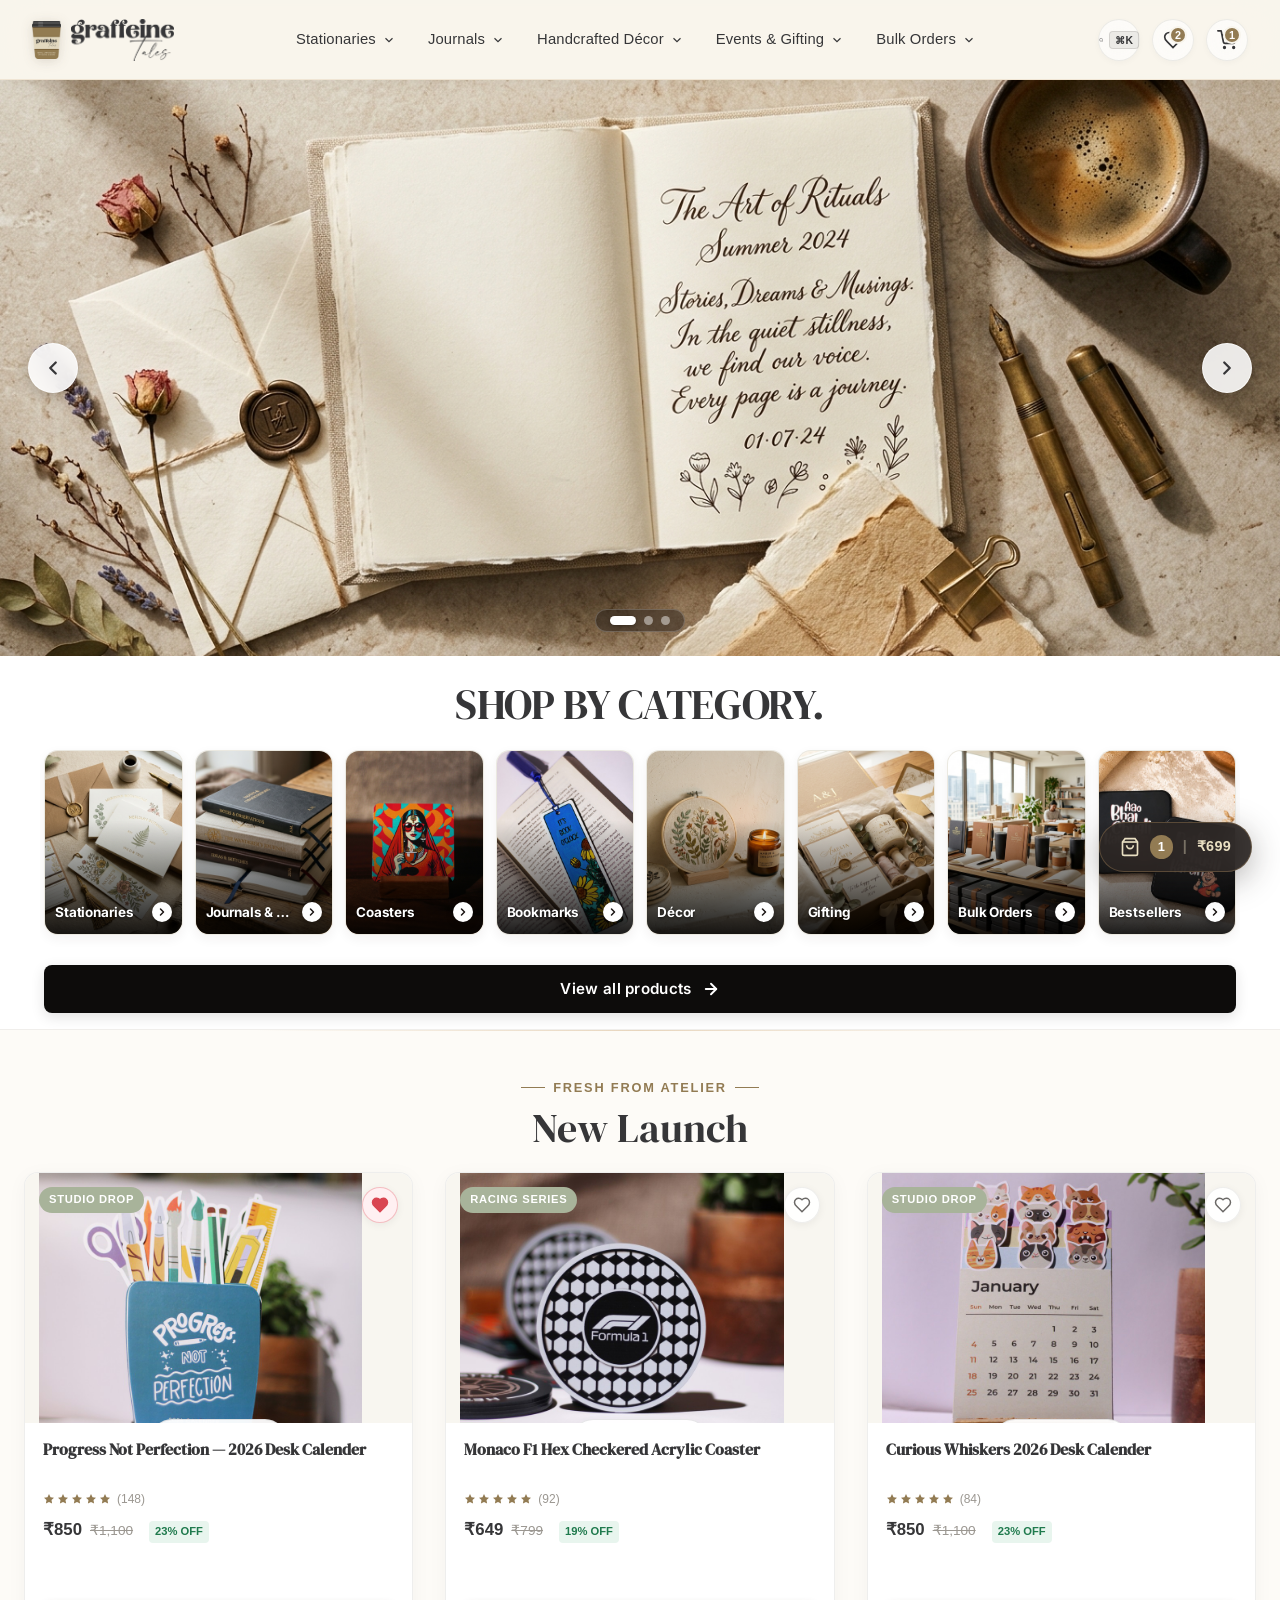
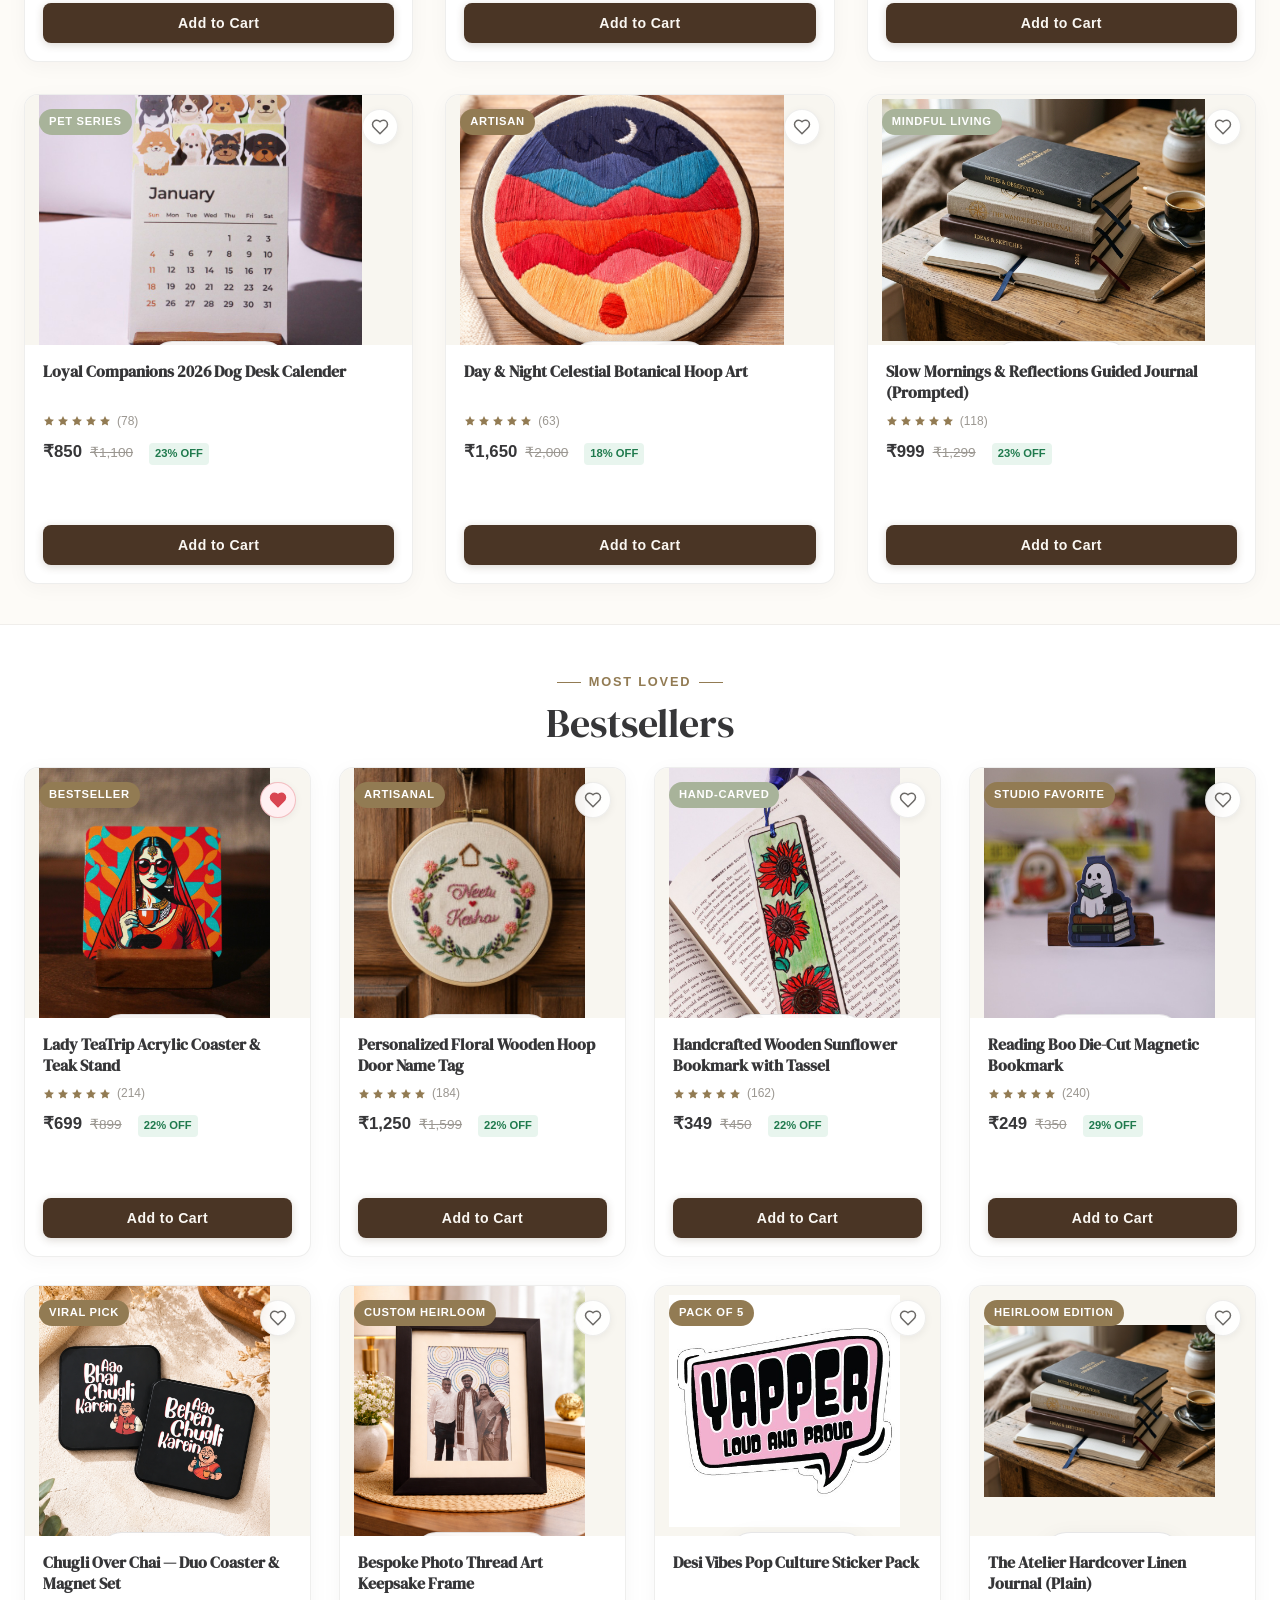
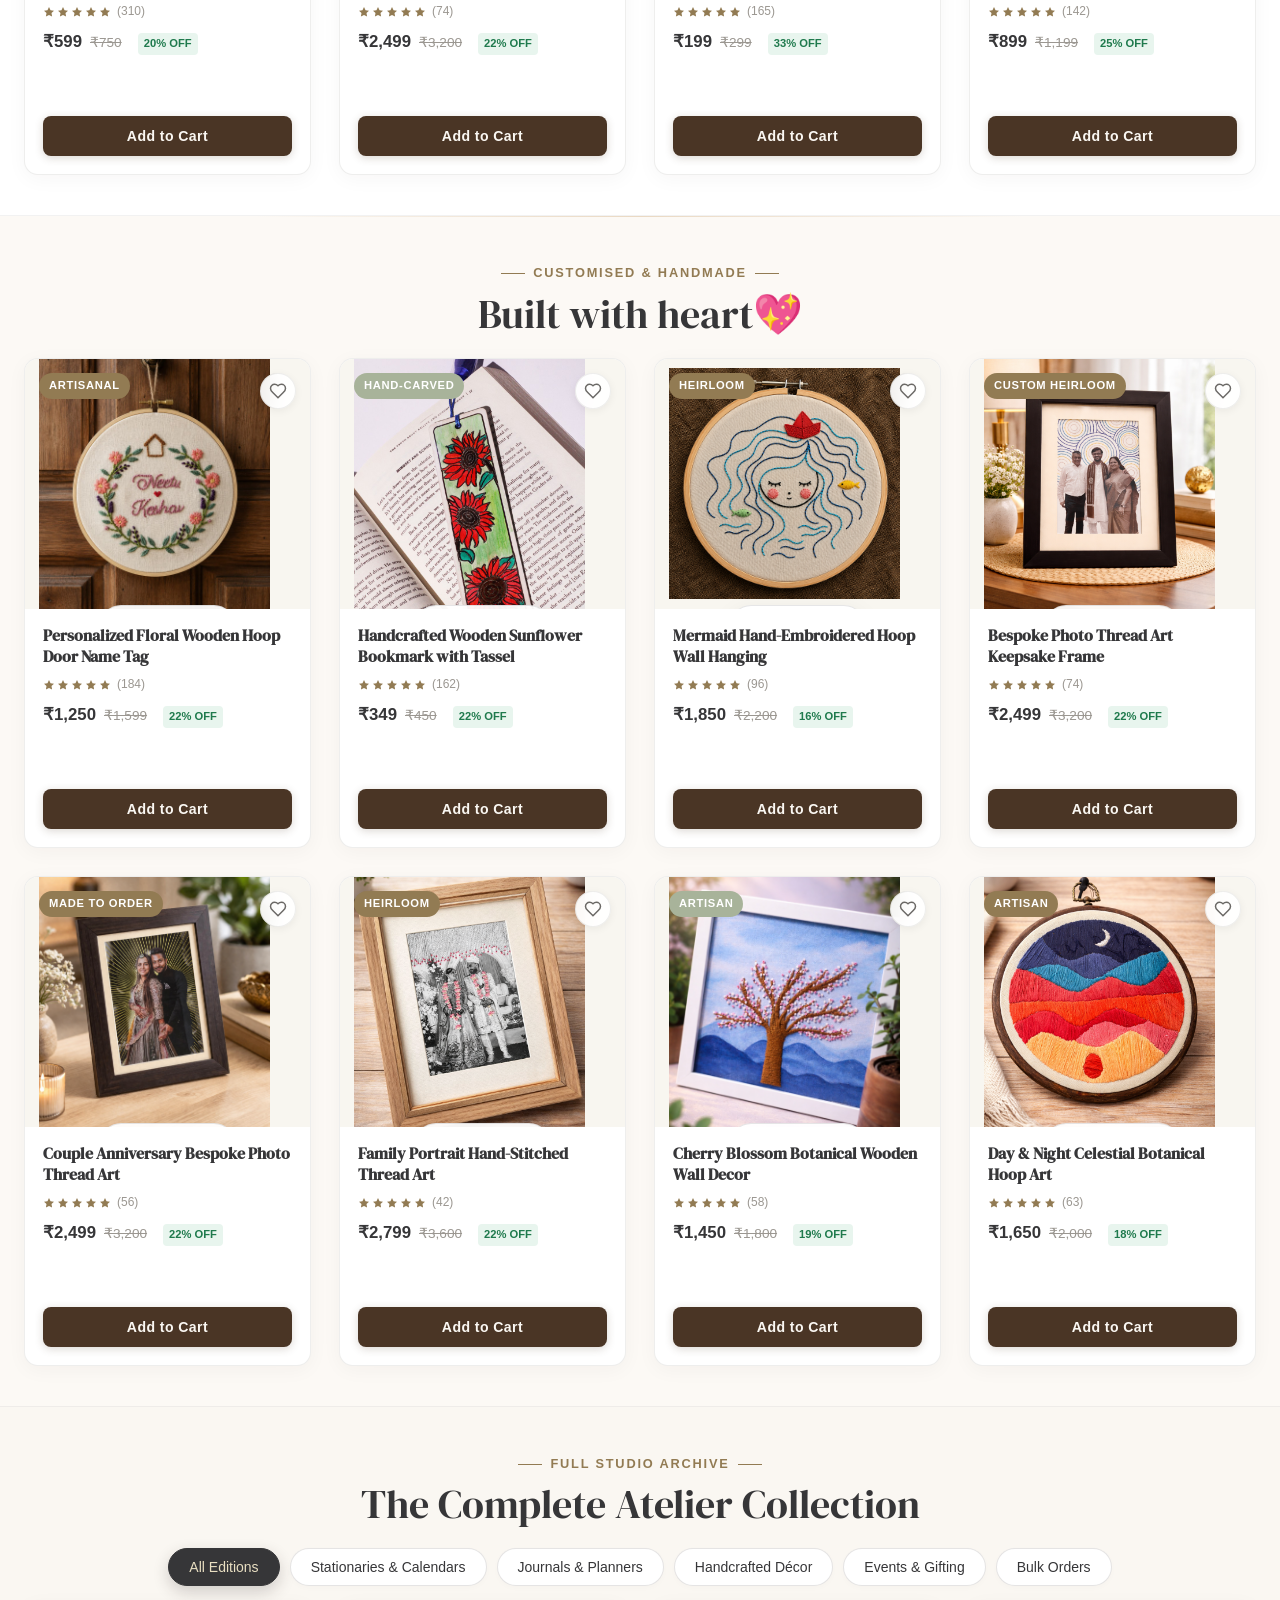
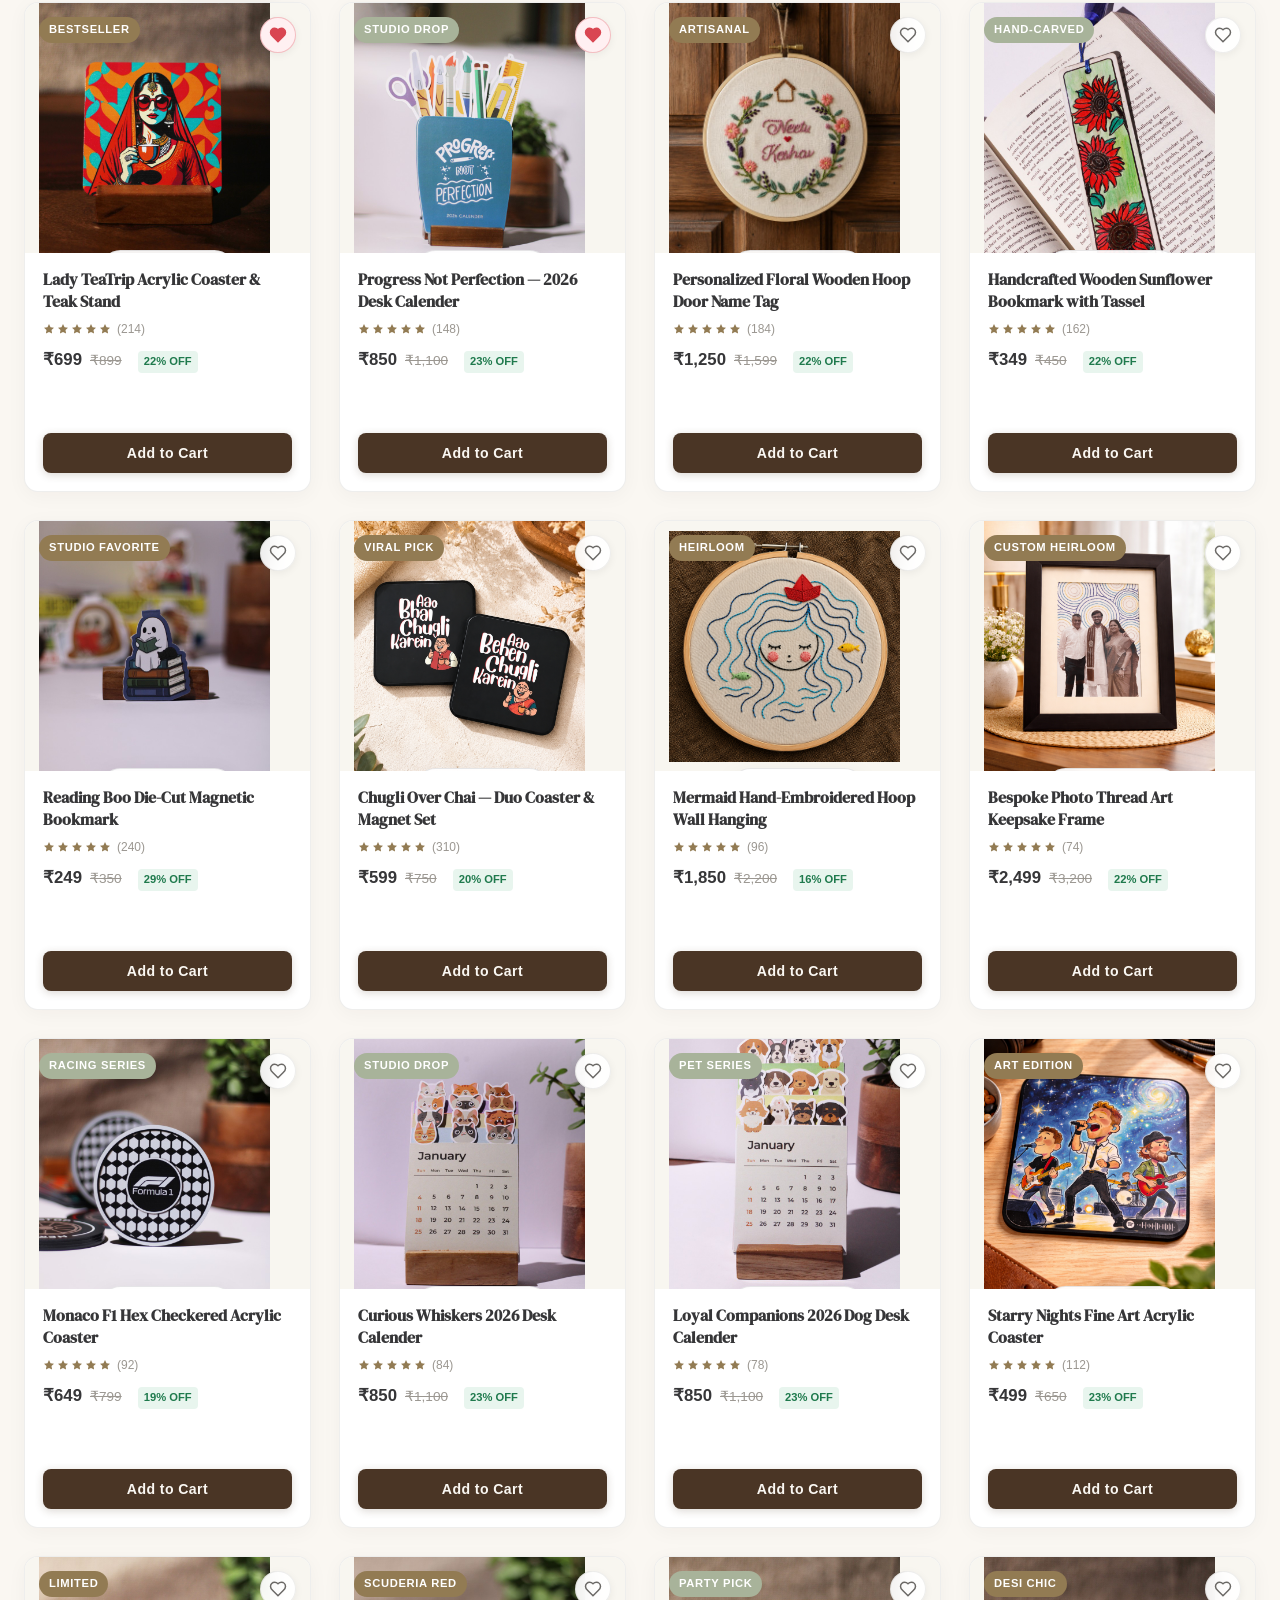
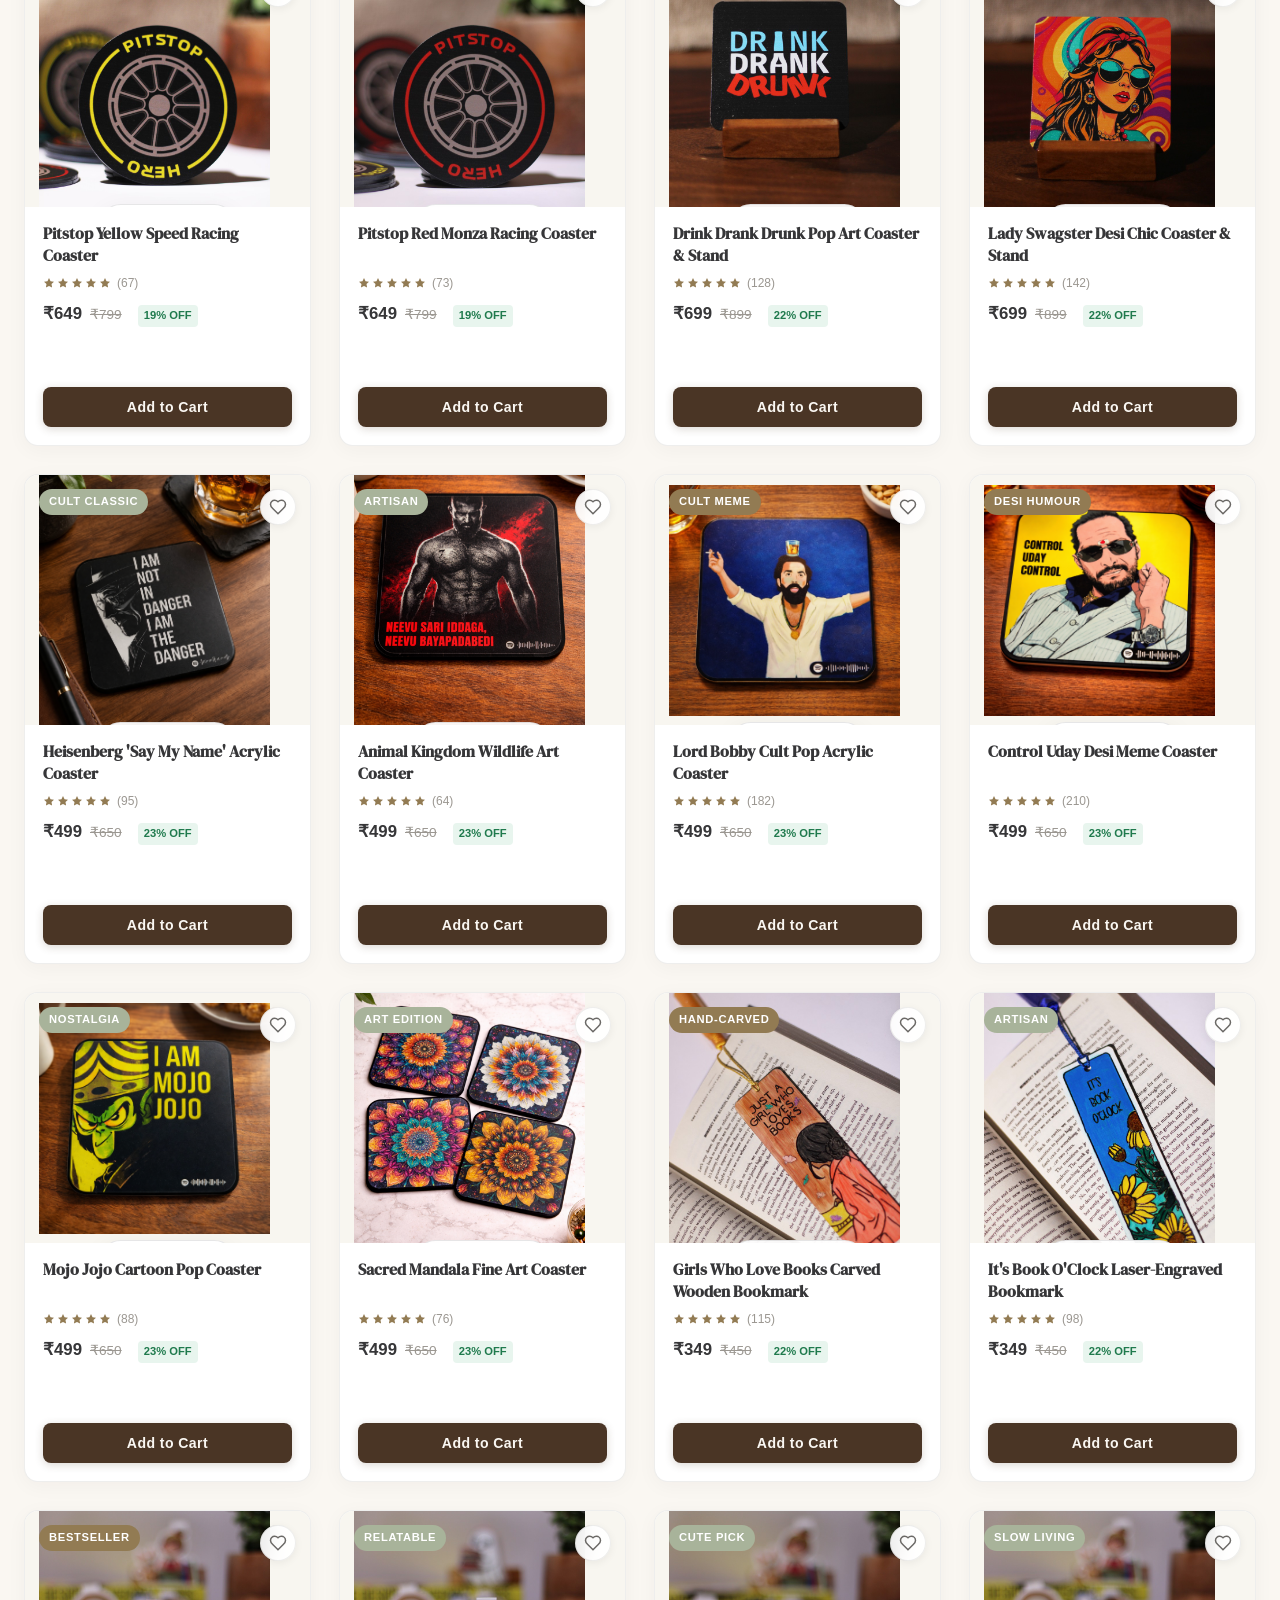
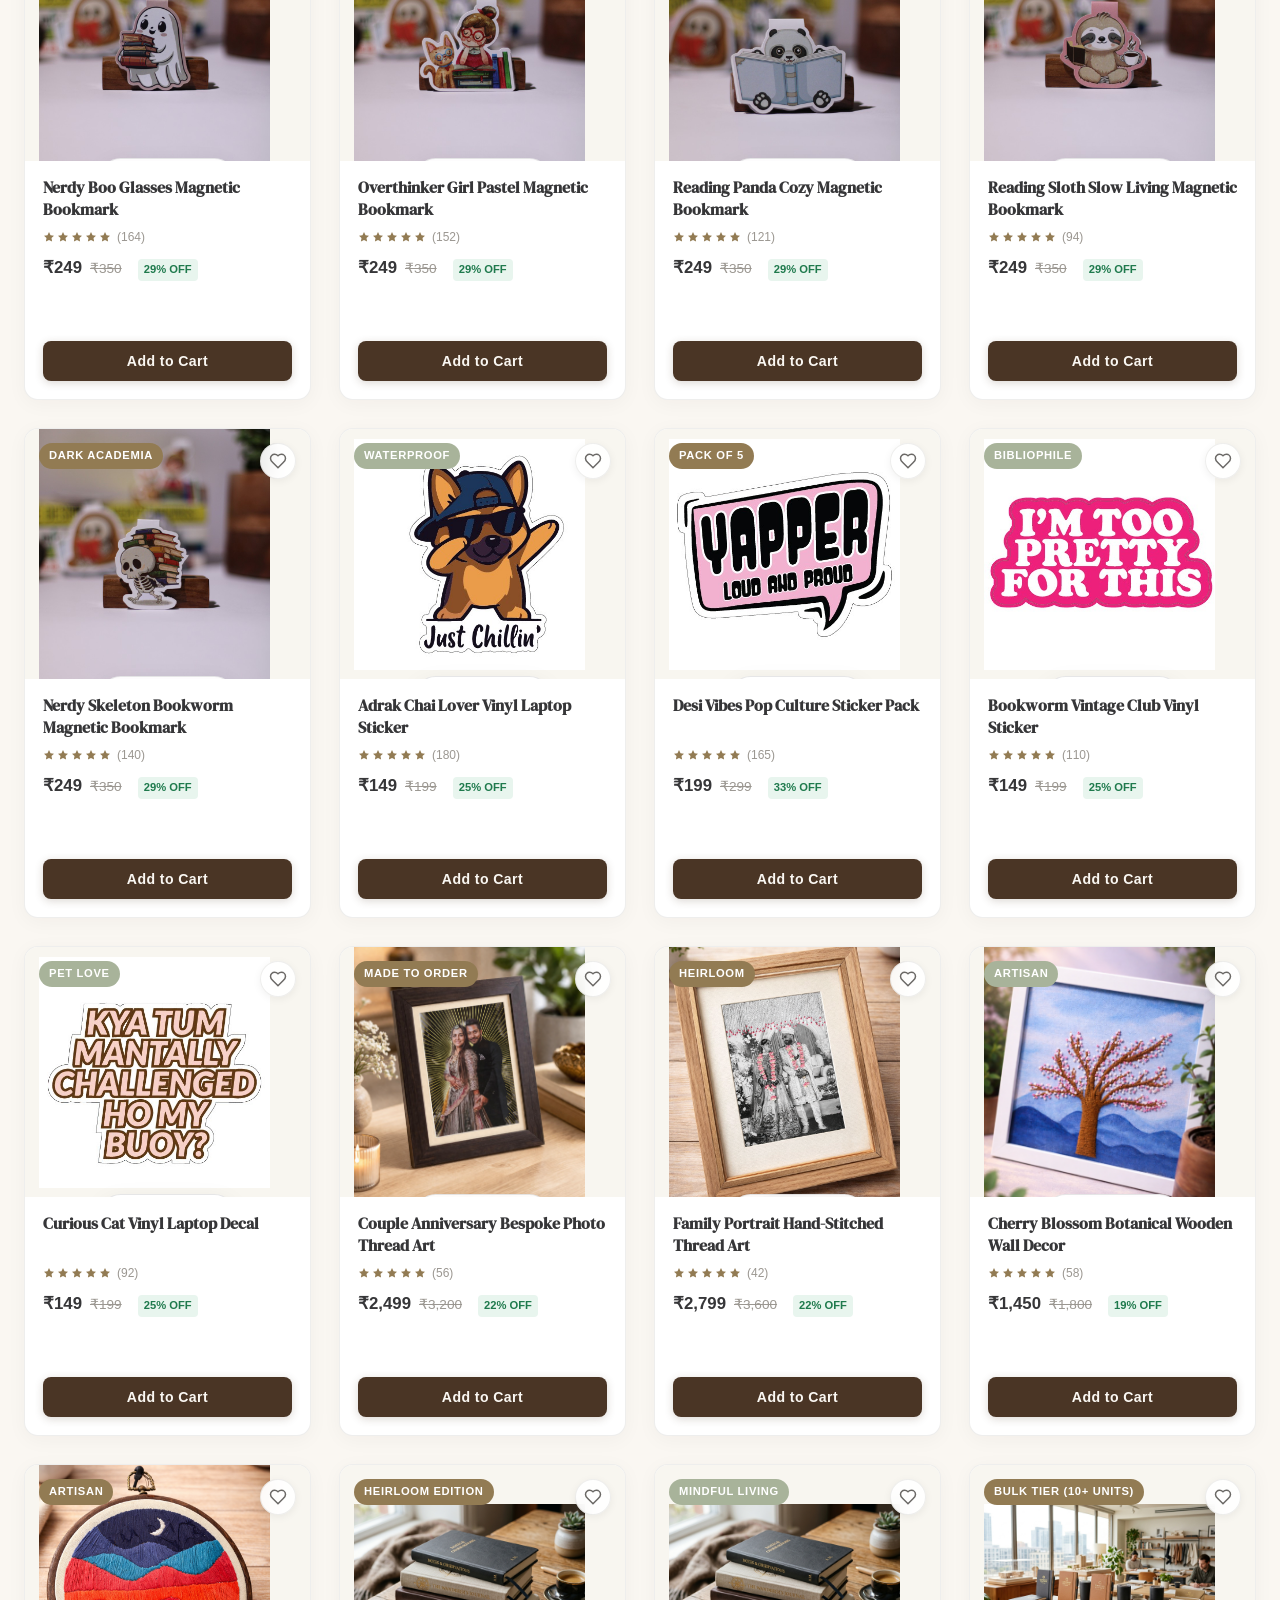
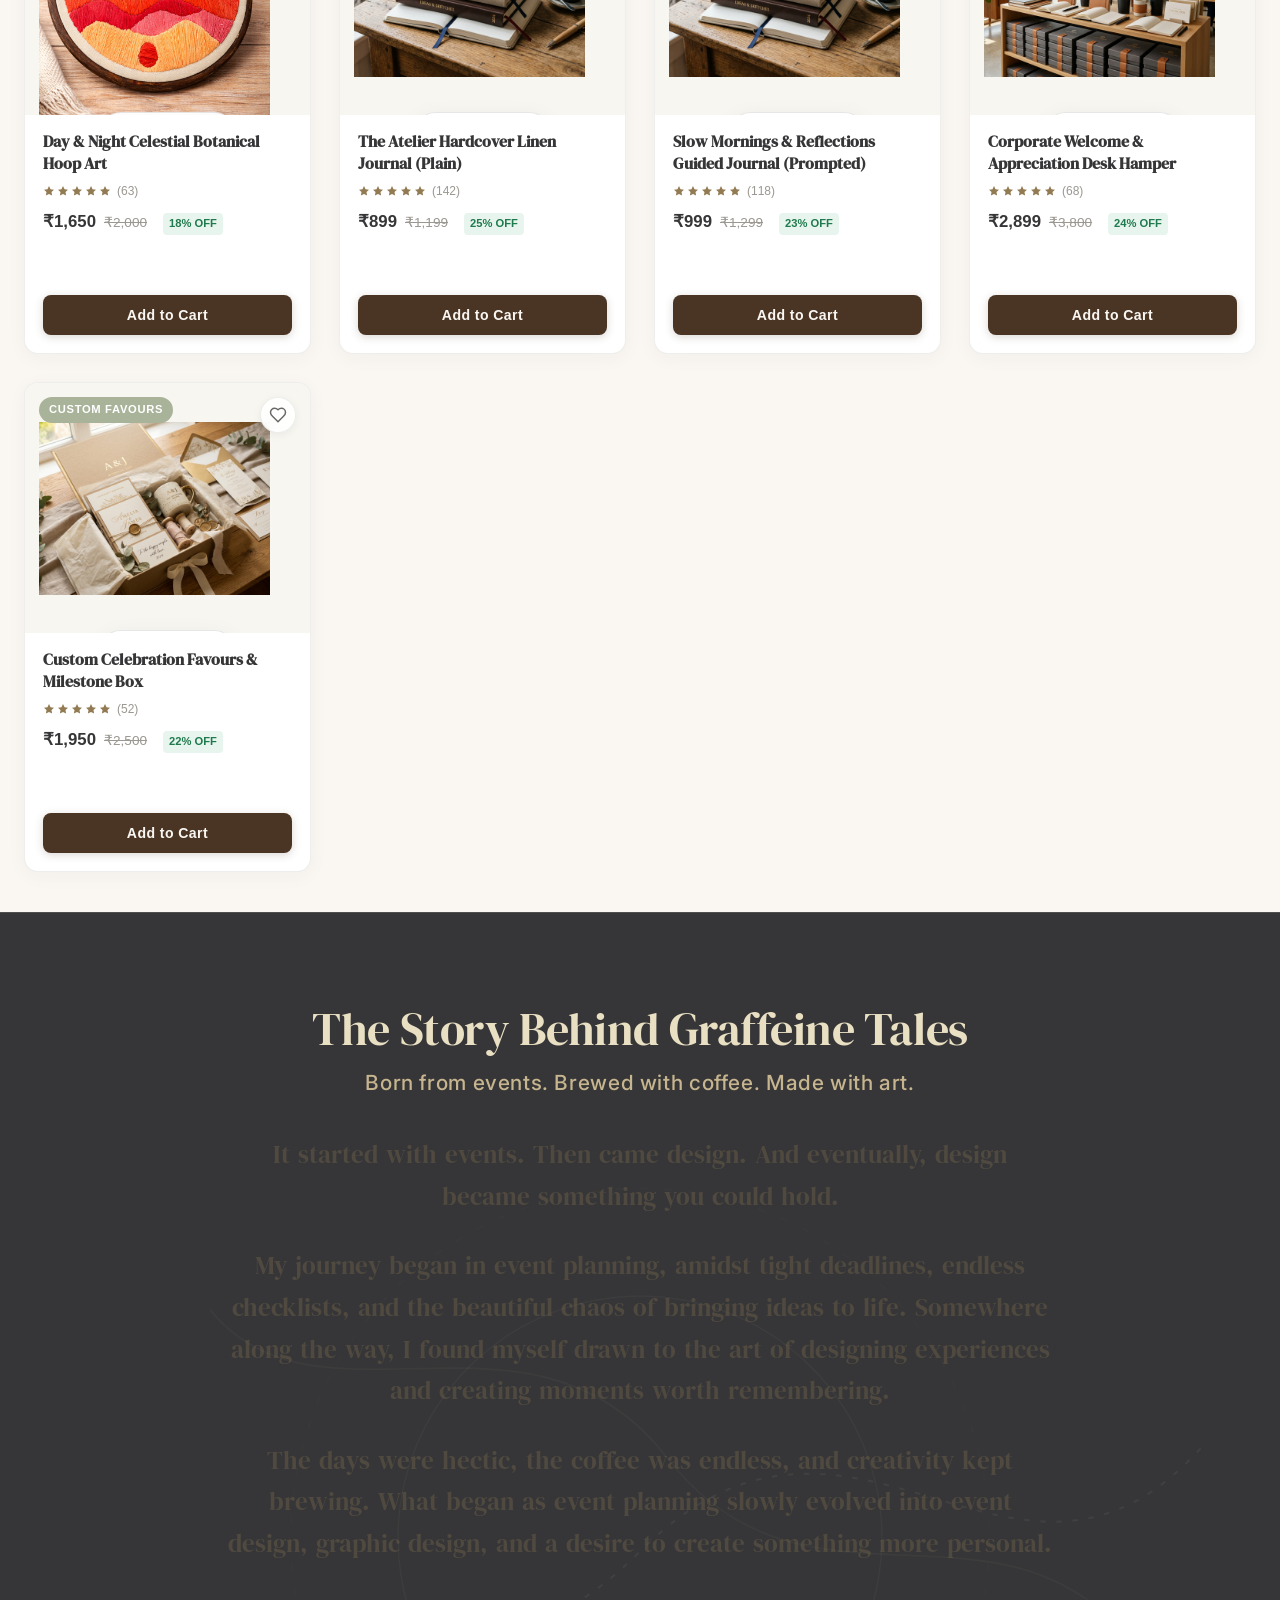
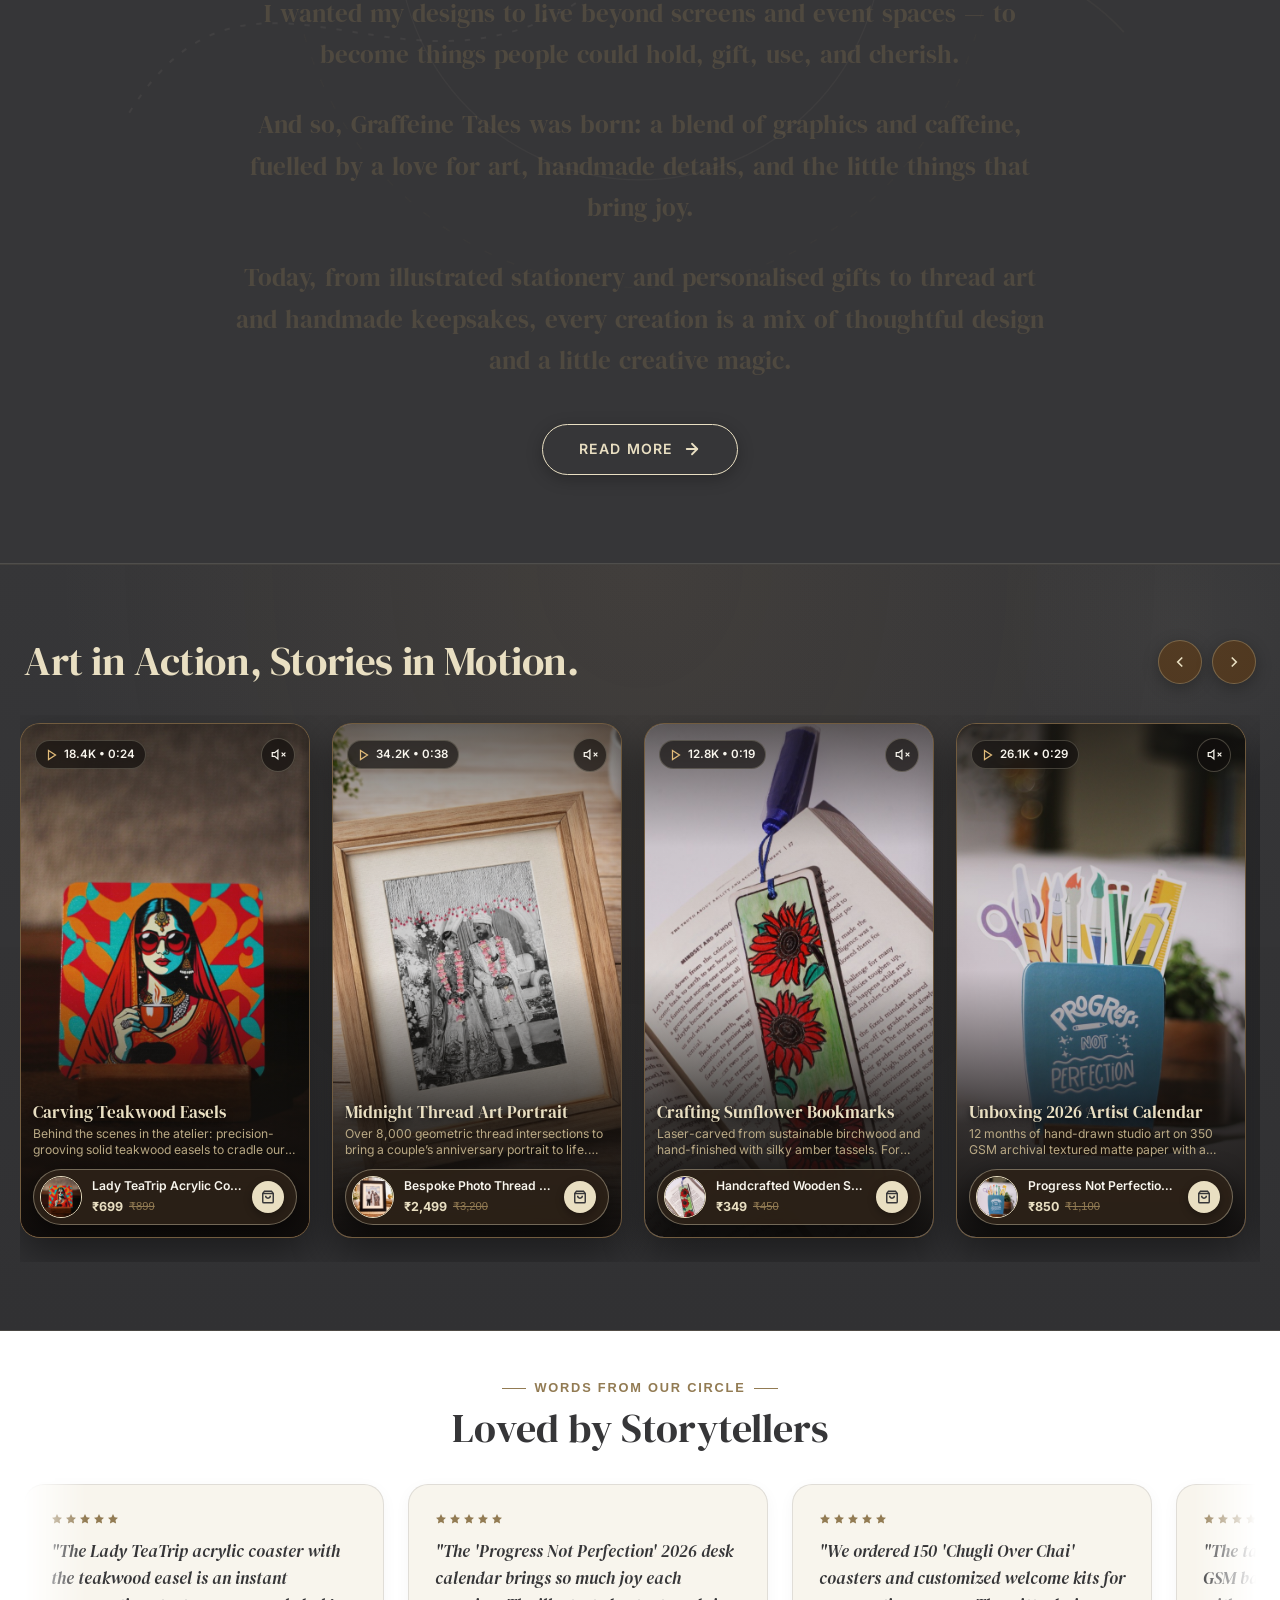
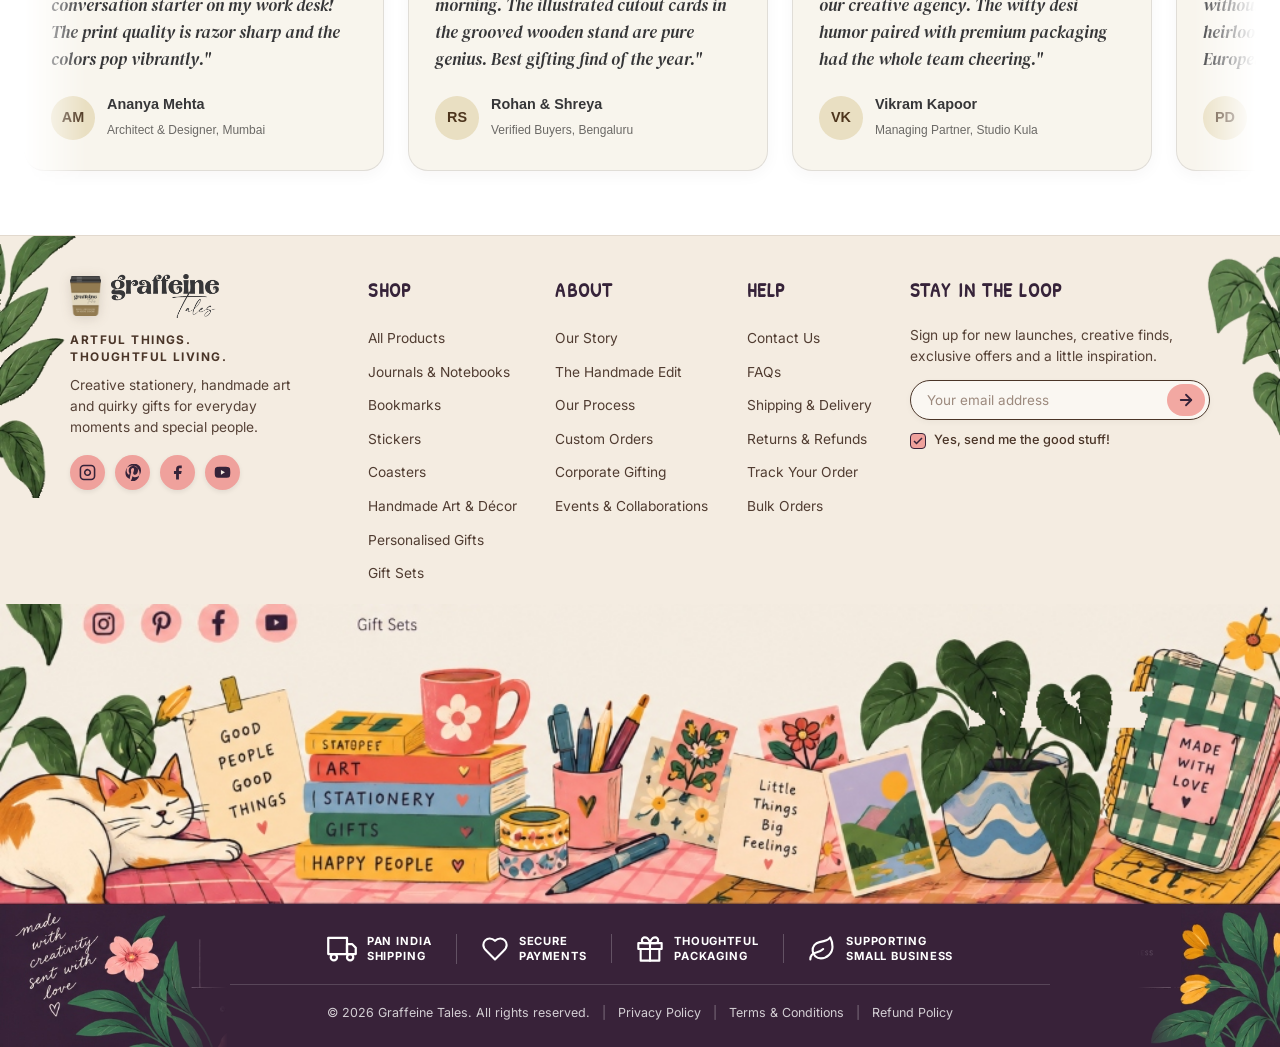
<file: index.html>
<!DOCTYPE html>
<html lang="en">
<head>
  <meta charset="UTF-8" />
  <meta name="viewport" content="width=device-width, initial-scale=1.0" />
  <title>Graffeine Tales — Where Stories Become Art | Artisanal Stationery, Journals &amp; Handcrafted Gifting</title>
  <meta name="description" content="Discover tactile stationery, handcrafted journals, artisan decor and bespoke gifting by Graffeine Tales. Designer's eye. Artist's hands. Storyteller's imagination." />
  
  <!-- Favicon / Coffee Cup -->
  <link rel="icon" type="image/png" href="assets/coffee_cup.png" />
  
  <!-- Google Fonts: Brand Typography System -->
  <link rel="preconnect" href="https://fonts.googleapis.com" />
  <link rel="preconnect" href="https://fonts.gstatic.com" crossorigin />
  <link href="https://fonts.googleapis.com/css2?family=DM+Serif+Display:ital@0;1&family=Inter:wght@300;400;500;600;700&family=Patrick+Hand&family=Playfair+Display:ital,wght@0;400;600;1,400&family=Quicksand:wght@500;600;700&display=swap" rel="stylesheet" />
  
  <!-- Stylesheet -->
  <link rel="stylesheet" href="styles.css" />
  <link rel="stylesheet" href="css/cart-drawer.css" />
</head>
<body>


  <!-- =========================================================================
       2. HEADER & NAVIGATION (MEGA-MENU)
       ========================================================================= -->
  <header class="site-header" id="main-header">
    <div class="container nav-container">
      
      <!-- 1. Left: Hamburger Toggle (Mobile Only) -->
      <button class="mobile-toggle" id="mobile-toggle-btn" aria-label="Open mobile navigation menu">
        <svg width="20" height="20" viewBox="0 0 24 24" fill="none" stroke="currentColor" stroke-width="2">
          <line x1="4" x2="20" y1="12" y2="12"/><line x1="4" x2="20" y1="6" y2="6"/><line x1="4" x2="20" y1="18" y2="18"/>
        </svg>
      </button>

      <!-- 2. Center: Brand Logo with Animated Coffee Cup (Center on Mobile, Left on Desktop) -->
      <a href="index.html" class="brand-logo-wrap" aria-label="Graffeine Tales Home">
        <div class="brand-cup-container">
          <div class="cup-steam-particles" aria-hidden="true">
            <span class="steam-wisp w1"></span>
            <span class="steam-wisp w2"></span>
          </div>
          <img src="assets/coffee_cup.png" alt="Graffeine Coffee Cup Icon" class="brand-cup-img" />
        </div>
        <img src="assets/logo_dark.png" alt="Graffeine Tales - Where Stories Become Art" class="brand-logo-img" />
      </a>

      <!-- Desktop Navigation Menu -->
      <nav class="site-nav" aria-label="Main menu">
        <ul class="nav-menu">
          
          <!-- Category 1: Stationaries -->
          <li class="nav-item">
            <a href="#category-section" class="nav-link">
              Stationaries
              <svg viewBox="0 0 24 24" fill="none" stroke="currentColor"><path d="m6 9 6 6 6-6"/></svg>
            </a>
            <div class="mega-menu">
              <div>
                <ul class="mega-sublist">
                  <li class="mega-subitem">
                    <a href="#catalogue-section">
                      <span class="sub-title">Desk Calendars &amp; Planners</span>
                      <span class="sub-desc">Progress Not Perfection &amp; animal editions</span>
                    </a>
                  </li>
                  <li class="mega-subitem">
                    <a href="#catalogue-section">
                      <span class="sub-title">Magnetic &amp; Wooden Bookmarks</span>
                      <span class="sub-desc">Tactile keepsakes for book lovers</span>
                    </a>
                  </li>
                  <li class="mega-subitem">
                    <a href="sticker-pdp.html">
                      <span class="sub-title">Laptop &amp; Phone Stickers</span>
                      <span class="sub-desc">Waterproof vinyl with witty desi pop art</span>
                    </a>
                  </li>
                  <li class="mega-subitem">
                    <a href="#catalogue-section">
                      <span class="sub-title">Letterpress Notecards</span>
                      <span class="sub-desc">Gold foil &amp; deckle edge cotton</span>
                    </a>
                  </li>
                  <li class="mega-subitem">
                    <a href="#catalogue-section">
                      <span class="sub-title">Botanical Sticky Notes</span>
                      <span class="sub-desc">Subtle floral borders for desks</span>
                    </a>
                  </li>
                  <li class="mega-subitem">
                    <a href="#catalogue-section">
                      <span class="sub-title">Wax Seals &amp; Stamps</span>
                      <span class="sub-desc">Solid brass with turned walnut handle</span>
                    </a>
                  </li>
                </ul>
              </div>
              <div class="mega-feature-card">
                <img src="assets/products/artist_calendar.jpg" alt="Desk Calendar" class="mega-feature-img" />
                <span class="mega-feature-tag">Featured Drop</span>
                <h4 class="mega-feature-title">2026 Artist Desk Calender</h4>
              </div>
            </div>
          </li>

          <!-- Category 2: Journals -->
          <li class="nav-item">
            <a href="#category-section" class="nav-link">
              Journals
              <svg viewBox="0 0 24 24" fill="none" stroke="currentColor"><path d="m6 9 6 6 6-6"/></svg>
            </a>
            <div class="mega-menu">
              <div>
                <ul class="mega-sublist">
                  <li class="mega-subitem">
                    <a href="journal-pdp.html?id=prod-chronicle">
                      <span class="sub-title">The 2027 Bound Chronicle</span>
                      <span class="sub-desc">100 GSM lay-flat Smyth sewn binding &bull; A5</span>
                    </a>
                  </li>
                  <li class="mega-subitem">
                    <a href="journal-pdp.html?id=prod-38">
                      <span class="sub-title">The Atelier Hardcover Linen Journal</span>
                      <span class="sub-desc">192 Archival plain bamboo pages &bull; Plain Journal</span>
                    </a>
                  </li>
                  <li class="mega-subitem">
                    <a href="journal-pdp.html?id=prod-39">
                      <span class="sub-title">Slow Mornings Guided Journal</span>
                      <span class="sub-desc">90-Day mindful prompts &bull; Guided Journal</span>
                    </a>
                  </li>
                  <li class="mega-subitem">
                    <a href="journal-pdp.html?id=prod-chronicle">
                      <span class="sub-title">Leatherette Keepsakes</span>
                      <span class="sub-desc">Gold-debossed heirloom editions</span>
                    </a>
                  </li>
                  <li class="mega-subitem">
                    <a href="journal-pdp.html?id=prod-38">
                      <span class="sub-title">Everyday Dotted Notebooks</span>
                      <span class="sub-desc">Smooth cream paper for pen &amp; ink</span>
                    </a>
                  </li>
                  <li class="mega-subitem">
                    <a href="#category-section">
                      <span class="sub-title">Journal Accessories &amp; Clips</span>
                      <span class="sub-desc">Brass clips &amp; silk ribbon bookmarks</span>
                    </a>
                  </li>
                </ul>
              </div>
              <a href="journal-pdp.html?id=prod-38" class="mega-feature-card block" style="text-decoration:none; color:inherit;">
                <img src="assets/cat_journals.jpg" alt="Linen Journals" class="mega-feature-img" />
                <span class="mega-feature-tag">Best of Studio</span>
                <h4 class="mega-feature-title">The Storyteller's Linen Edition</h4>
              </a>
            </div>
          </li>

          <!-- Category 3: Handcrafted Decor -->
          <li class="nav-item">
            <a href="#category-section" class="nav-link">
              Handcrafted Décor
              <svg viewBox="0 0 24 24" fill="none" stroke="currentColor"><path d="m6 9 6 6 6-6"/></svg>
            </a>
            <div class="mega-menu">
              <div>
                <ul class="mega-sublist">
                  <li class="mega-subitem">
                    <a href="#catalogue-section">
                      <span class="sub-title">Acrylic Coasters &amp; Stands</span>
                      <span class="sub-desc">Lady TeaTrip, F1, Chugli Over Chai</span>
                    </a>
                  </li>
                  <li class="mega-subitem">
                    <a href="#catalogue-section">
                      <span class="sub-title">Photo Thread Art</span>
                      <span class="sub-desc">Hand-stitched portraits &amp; botanical hoops</span>
                    </a>
                  </li>
                  <li class="mega-subitem">
                    <a href="#catalogue-section">
                      <span class="sub-title">Door Name Tags &amp; Plaques</span>
                      <span class="sub-desc">Custom laser-cut wooden signage</span>
                    </a>
                  </li>
                  <li class="mega-subitem">
                    <a href="#catalogue-section">
                      <span class="sub-title">Soy &amp; Amber Wax Candles</span>
                      <span class="sub-desc">Infused with roasted espresso &amp; cedar</span>
                    </a>
                  </li>
                  <li class="mega-subitem">
                    <a href="#catalogue-section">
                      <span class="sub-title">Botanical Wall Frames</span>
                      <span class="sub-desc">Cherry blossom &amp; day/night motifs</span>
                    </a>
                  </li>
                </ul>
              </div>
              <div class="mega-feature-card">
                <img src="assets/products/lady_teatrip.jpg" alt="Lady TeaTrip" class="mega-feature-img" />
                <span class="mega-feature-tag">Studio Original</span>
                <h4 class="mega-feature-title">Lady TeaTrip Acrylic Coaster</h4>
              </div>
            </div>
          </li>

          <!-- Category 4: Events & Gifting -->
          <li class="nav-item">
            <a href="#catalogue-section" class="nav-link">
              Events &amp; Gifting
              <svg viewBox="0 0 24 24" fill="none" stroke="currentColor"><path d="m6 9 6 6 6-6"/></svg>
            </a>
            <div class="mega-menu">
              <div>
                <ul class="mega-sublist">
                  <li class="mega-subitem">
                    <a href="#catalogue-section">
                      <span class="sub-title">Personalized Handkerchiefs</span>
                      <span class="sub-desc">Fine cotton with custom embroidered initials</span>
                    </a>
                  </li>
                  <li class="mega-subitem">
                    <a href="#catalogue-section">
                      <span class="sub-title">Curated Gift Hampers</span>
                      <span class="sub-desc">Coasters, calendars &amp; artisanal treats</span>
                    </a>
                  </li>
                  <li class="mega-subitem">
                    <a href="#catalogue-section">
                      <span class="sub-title">Bespoke Wedding Suites</span>
                      <span class="sub-desc">Custom invitations &amp; wax seal suites</span>
                    </a>
                  </li>
                  <li class="mega-subitem">
                    <a href="#catalogue-section">
                      <span class="sub-title">Celebration Gift Boxes</span>
                      <span class="sub-desc">Rigid craft boxes with gold foil tags</span>
                    </a>
                  </li>
                  <li class="mega-subitem">
                    <a href="#catalogue-section">
                      <span class="sub-title">Gift Cards &amp; Vouchers</span>
                      <span class="sub-desc">Digital atelier credit for loved ones</span>
                    </a>
                  </li>
                </ul>
              </div>
              <div class="mega-feature-card">
                <img src="assets/cat_events.jpg" alt="Events" class="mega-feature-img" />
                <span class="mega-feature-tag">Bespoke Service</span>
                <h4 class="mega-feature-title">Curated Wedding Keepsake Box</h4>
              </div>
            </div>
          </li>

          <!-- Category 5: Bulk Orders -->
          <li class="nav-item">
            <a href="#catalogue-section" class="nav-link">
              Bulk Orders
              <svg viewBox="0 0 24 24" fill="none" stroke="currentColor"><path d="m6 9 6 6 6-6"/></svg>
            </a>
            <div class="mega-menu">
              <div>
                <ul class="mega-sublist">
                  <li class="mega-subitem">
                    <a href="#catalogue-section">
                      <span class="sub-title">Corporate Welcome Kits</span>
                      <span class="sub-desc">Branded coasters, calendars &amp; journals</span>
                    </a>
                  </li>
                  <li class="mega-subitem">
                    <a href="#catalogue-section">
                      <span class="sub-title">Client Appreciation Gifting</span>
                      <span class="sub-desc">Tiered luxury packages with custom notes</span>
                    </a>
                  </li>
                  <li class="mega-subitem">
                    <a href="#catalogue-section">
                      <span class="sub-title">Event Favours (50+ Units)</span>
                      <span class="sub-desc">Acrylic coasters &amp; personalized handkerchiefs</span>
                    </a>
                  </li>
                  <li class="mega-subitem">
                    <a href="#catalogue-section">
                      <span class="sub-title">Custom Brand Merch</span>
                      <span class="sub-desc">Bespoke illustrations &amp; packaging design</span>
                    </a>
                  </li>
                  <li class="mega-subitem">
                    <a href="#catalogue-section">
                      <span class="sub-title">Bulk Catalog &amp; Quote</span>
                      <span class="sub-desc">Immediate estimates and sample requests</span>
                    </a>
                  </li>
                </ul>
              </div>
              <div class="mega-feature-card">
                <img src="assets/cat_bulk.jpg" alt="Bulk" class="mega-feature-img" />
                <span class="mega-feature-tag">B2B Atelier</span>
                <h4 class="mega-feature-title">Executive Welcome Curation</h4>
              </div>
            </div>
          </li>

        </ul>
      </nav>

      <!-- Nav Icons (Search Modal, Wishlist Drawer, Cart Drawer) -->
      <div class="nav-actions">
        <!-- Search Trigger (Opens Instant Search Modal) -->
        <button class="action-btn" id="header-search-trigger" aria-label="Search collection" title="Search catalogue (Ctrl+K)">
          <svg width="20" height="20" viewBox="0 0 24 24" fill="none" stroke="currentColor" stroke-width="2">
            <circle cx="11" cy="11" r="8"/><path d="m21 21-4.3-4.3"/>
          </svg>
          <span class="kbd-hint">⌘K</span>
        </button>

        <!-- Wishlist Trigger (Opens Saved Items Drawer) -->
        <button class="action-btn" id="wishlist-trigger" aria-label="Wishlist items" title="Saved Wishlist">
          <svg width="20" height="20" viewBox="0 0 24 24" fill="none" stroke="currentColor" stroke-width="2">
            <path d="M19 14c1.49-1.46 3-3.21 3-5.5A5.5 5.5 0 0 0 16.5 3c-1.76 0-3 .5-4.5 2-1.5-1.5-2.74-2-4.5-2A5.5 5.5 0 0 0 2 8.5c0 2.3 1.5 4.05 3 5.5l7 7Z"/>
          </svg>
          <span class="action-badge" id="wishlist-badge-count">2</span>
        </button>

        <!-- Cart Trigger (Opens Slide-over Drawer) -->
        <button class="action-btn" id="cart-trigger" aria-label="Open shopping cart" title="Atelier Shopping Cart">
          <svg width="20" height="20" viewBox="0 0 24 24" fill="none" stroke="currentColor" stroke-width="2" stroke-linecap="round" stroke-linejoin="round">
            <circle cx="9" cy="21" r="1"/>
            <circle cx="20" cy="21" r="1"/>
            <path d="M1 1h4l2.68 13.39a2 2 0 0 0 2 1.61h9.72a2 2 0 0 0 2-1.61L23 6H6"/>
          </svg>
          <span class="action-badge" id="cart-badge-count">1</span>
        </button>
      </div>

    </div>
  </header>

  <!-- =========================================================================
       3. HERO SECTION (JOURNEY STEP 01 - BRAND PDF PAGE 14)
       ========================================================================= -->
  <main>
    <!-- =========================================================================
         3. HERO SECTION (EDGE-TO-EDGE PURE BANNER CAROUSEL)
         ========================================================================= -->
    <section class="hero-carousel-section" id="hero" aria-label="Hero Showcase Carousel">
      <div class="hero-carousel" id="hero-carousel">
        
        <!-- Track / Slides (Pure Imagery, No Text/Buttons) -->
        <div class="hero-carousel-track" id="hero-carousel-track">
          <!-- Slide 1: Journal & Coffee Rituals Flatlay -->
          <div class="hero-carousel-slide active" data-index="0">
            <img src="assets/hero_banner.jpg" alt="Artisanal stationery and open linen journal flatlay" class="hero-carousel-img" />
          </div>
          <!-- Slide 2: Stacked Linen & Leather Journals -->
          <div class="hero-carousel-slide" data-index="1">
            <img src="assets/cat_journals.jpg" alt="Handcrafted linen and leather journals stacked beside espresso" class="hero-carousel-img" />
          </div>
          <!-- Slide 3: Botanical Stationery & Wax Seal Suite -->
          <div class="hero-carousel-slide" data-index="2">
            <img src="assets/cat_stationaries.jpg" alt="Botanical stationery, gold foiled cards, wax seal and bookmark" class="hero-carousel-img" />
          </div>
        </div>

        <!-- Navigation Arrows (Left & Right) -->
        <button class="hero-carousel-arrow hero-arrow-prev" id="hero-prev-btn" aria-label="Previous Slide">
          <svg width="22" height="22" viewBox="0 0 24 24" fill="none" stroke="currentColor" stroke-width="2.5" stroke-linecap="round" stroke-linejoin="round">
            <polyline points="15 18 9 12 15 6"></polyline>
          </svg>
        </button>
        <button class="hero-carousel-arrow hero-arrow-next" id="hero-next-btn" aria-label="Next Slide">
          <svg width="22" height="22" viewBox="0 0 24 24" fill="none" stroke="currentColor" stroke-width="2.5" stroke-linecap="round" stroke-linejoin="round">
            <polyline points="9 18 15 12 9 6"></polyline>
          </svg>
        </button>

        <!-- Scroll Bubbles / Indicator Dots -->
        <div class="hero-carousel-dots" id="hero-carousel-dots" role="tablist" aria-label="Slide indicators">
          <button class="carousel-dot active" data-slide="0" aria-label="Slide 1"></button>
          <button class="carousel-dot" data-slide="1" aria-label="Slide 2"></button>
          <button class="carousel-dot" data-slide="2" aria-label="Slide 3"></button>
        </div>

      </div>
    </section>

    <!-- =========================================================================
         4. SHOP BY CATEGORY (JOURNEY STEP 02 - BRAND PDF PAGE 14)
         All 5 Requested Categories in Asymmetric Editorial Grid
         ========================================================================= -->
    <section class="section-padding categories-section" id="category-section">
      <div class="container categories-container">
        
        <div class="category-header-wrap">
          <h2 class="category-strip-heading">SHOP BY CATEGORY.</h2>
        </div>

        <div class="categories-strip-wrapper">
          <div class="categories-strip-track" id="categories-strip-track">
            
            <!-- Category 1: Stationaries -->
            <a href="#catalogue-section" class="category-pill-card" data-category="Stationaries" aria-label="Shop Stationaries">
              <div class="category-card-media">
                <img src="assets/cat_stationaries.jpg" alt="Stationaries" loading="lazy" />
                <div class="category-card-overlay"></div>
              </div>
              <div class="category-card-info">
                <span class="category-card-name">Stationaries</span>
                <span class="category-card-arrow" aria-hidden="true">
                  <svg width="12" height="12" viewBox="0 0 24 24" fill="none" stroke="currentColor" stroke-width="3" stroke-linecap="round" stroke-linejoin="round">
                    <polyline points="9 18 15 12 9 6"></polyline>
                  </svg>
                </span>
              </div>
            </a>

            <!-- Category 2: Journals -->
            <a href="journal-pdp.html" class="category-pill-card" data-category="Journals" aria-label="Shop Journals &amp; Diaries (The 2027 Bound Chronicle)">
              <div class="category-card-media">
                <img src="assets/cat_journals.jpg" alt="Journals" loading="lazy" />
                <div class="category-card-overlay"></div>
              </div>
              <div class="category-card-info">
                <span class="category-card-name">Journals &amp; Diaries</span>
                <span class="category-card-arrow" aria-hidden="true">
                  <svg width="12" height="12" viewBox="0 0 24 24" fill="none" stroke="currentColor" stroke-width="3" stroke-linecap="round" stroke-linejoin="round">
                    <polyline points="9 18 15 12 9 6"></polyline>
                  </svg>
                </span>
              </div>
            </a>

            <!-- Category 3: Coasters -->
            <a href="#catalogue-section" class="category-pill-card" data-category="Coasters" aria-label="Shop Acrylic Coasters">
              <div class="category-card-media">
                <img src="assets/products/lady_teatrip.jpg" alt="Acrylic Coasters" loading="lazy" />
                <div class="category-card-overlay"></div>
              </div>
              <div class="category-card-info">
                <span class="category-card-name">Coasters</span>
                <span class="category-card-arrow" aria-hidden="true">
                  <svg width="12" height="12" viewBox="0 0 24 24" fill="none" stroke="currentColor" stroke-width="3" stroke-linecap="round" stroke-linejoin="round">
                    <polyline points="9 18 15 12 9 6"></polyline>
                  </svg>
                </span>
              </div>
            </a>

            <!-- Category 4: Bookmarks -->
            <a href="#catalogue-section" class="category-pill-card" data-category="Bookmarks" aria-label="Shop Bookmarks">
              <div class="category-card-media">
                <img src="assets/products/wood_book_oclock.jpg" alt="Bookmarks" loading="lazy" />
                <div class="category-card-overlay"></div>
              </div>
              <div class="category-card-info">
                <span class="category-card-name">Bookmarks</span>
                <span class="category-card-arrow" aria-hidden="true">
                  <svg width="12" height="12" viewBox="0 0 24 24" fill="none" stroke="currentColor" stroke-width="3" stroke-linecap="round" stroke-linejoin="round">
                    <polyline points="9 18 15 12 9 6"></polyline>
                  </svg>
                </span>
              </div>
            </a>

            <!-- Category 5: Décor -->
            <a href="#catalogue-section" class="category-pill-card" data-category="Decor" aria-label="Shop Handcrafted Décor">
              <div class="category-card-media">
                <img src="assets/cat_decor.jpg" alt="Handcrafted Décor" loading="lazy" />
                <div class="category-card-overlay"></div>
              </div>
              <div class="category-card-info">
                <span class="category-card-name">Décor</span>
                <span class="category-card-arrow" aria-hidden="true">
                  <svg width="12" height="12" viewBox="0 0 24 24" fill="none" stroke="currentColor" stroke-width="3" stroke-linecap="round" stroke-linejoin="round">
                    <polyline points="9 18 15 12 9 6"></polyline>
                  </svg>
                </span>
              </div>
            </a>

            <!-- Category 6: Gifting -->
            <a href="#catalogue-section" class="category-pill-card" data-category="Gifting" aria-label="Shop Events & Gifting">
              <div class="category-card-media">
                <img src="assets/cat_events.jpg" alt="Events & Gifting" loading="lazy" />
                <div class="category-card-overlay"></div>
              </div>
              <div class="category-card-info">
                <span class="category-card-name">Gifting</span>
                <span class="category-card-arrow" aria-hidden="true">
                  <svg width="12" height="12" viewBox="0 0 24 24" fill="none" stroke="currentColor" stroke-width="3" stroke-linecap="round" stroke-linejoin="round">
                    <polyline points="9 18 15 12 9 6"></polyline>
                  </svg>
                </span>
              </div>
            </a>

            <!-- Category 7: Bulk Orders -->
            <a href="#catalogue-section" class="category-pill-card" data-category="Bulk" aria-label="Bulk Orders">
              <div class="category-card-media">
                <img src="assets/cat_bulk.jpg" alt="Bulk Orders" loading="lazy" />
                <div class="category-card-overlay"></div>
              </div>
              <div class="category-card-info">
                <span class="category-card-name">Bulk Orders</span>
                <span class="category-card-arrow" aria-hidden="true">
                  <svg width="12" height="12" viewBox="0 0 24 24" fill="none" stroke="currentColor" stroke-width="3" stroke-linecap="round" stroke-linejoin="round">
                    <polyline points="9 18 15 12 9 6"></polyline>
                  </svg>
                </span>
              </div>
            </a>

            <!-- Category 8: Bestsellers -->
            <a href="#bestsellers" class="category-pill-card" data-category="Bestsellers" aria-label="Shop Bestsellers">
              <div class="category-card-media">
                <img src="assets/products/chugli_chai.jpg" alt="Bestsellers" loading="lazy" />
                <div class="category-card-overlay"></div>
              </div>
              <div class="category-card-info">
                <span class="category-card-name">Bestsellers</span>
                <span class="category-card-arrow" aria-hidden="true">
                  <svg width="12" height="12" viewBox="0 0 24 24" fill="none" stroke="currentColor" stroke-width="3" stroke-linecap="round" stroke-linejoin="round">
                    <polyline points="9 18 15 12 9 6"></polyline>
                  </svg>
                </span>
              </div>
            </a>

          </div>
        </div>

        <!-- Full-Width "View all products" Action Button -->
        <div class="category-view-all-wrap">
          <a href="#catalogue-section" class="category-view-all-btn">
            <span>View all products</span>
            <svg width="18" height="18" viewBox="0 0 24 24" fill="none" stroke="currentColor" stroke-width="2.5" stroke-linecap="round" stroke-linejoin="round">
              <line x1="5" y1="12" x2="19" y2="12"></line>
              <polyline points="12 5 19 12 12 19"></polyline>
            </svg>
          </a>
        </div>

      </div>
    </section>

    <!-- =========================================================================
         5. BESTSELLERS / ATELIER DROPS (JOURNEY STEP 03 - BRAND PDF PAGE 14)
         Featuring Actual Studio Photography from Google Drive
         ========================================================================= -->
    <!-- =========================================================================
         5. NEW LAUNCH SECTION
         Fresh Studio Drops & 2026 Calendars
         ========================================================================= -->
    <section class="section-padding new-launch-section" id="new-launch-section">
      <div class="container">
        
        <header class="section-header">
          <span class="section-tag">Fresh From Atelier</span>
          <h2 class="section-title">New Launch</h2>
        </header>

        <!-- New Launch Products Grid -->
        <div class="products-grid grid-3" id="new-launch-grid">
          <!-- Rendered dynamically by app.js -->
        </div>

      </div>
    </section>

    <!-- =========================================================================
         6. BESTSELLERS SECTION
         Most Loved Editions & Community Favorites
         ========================================================================= -->
    <section class="section-padding bestsellers-section" id="bestsellers-section">
      <div class="container">
        
        <header class="section-header">
          <span class="section-tag">Most Loved</span>
          <h2 class="section-title">Bestsellers</h2>
        </header>

        <!-- Bestsellers Products Grid -->
        <div class="products-grid grid-4" id="bestsellers-grid">
          <!-- Rendered dynamically by app.js -->
        </div>

      </div>
    </section>

    <!-- =========================================================================
         7. BUILT WITH HEART💖 (CUSTOMISED & HANDMADE ATELIER EDITIONS)
         ========================================================================= -->
    <section class="section-padding built-with-heart-section" id="built-with-heart-section">
      <div class="container">
        
        <header class="section-header">
          <span class="section-tag">Customised &amp; Handmade</span>
          <h2 class="section-title">Built with heart💖</h2>
        </header>

        <!-- Built With Heart Products Grid -->
        <div class="products-grid grid-4" id="built-with-heart-grid">
          <!-- Rendered dynamically by app.js -->
        </div>

      </div>
    </section>

    <!-- =========================================================================
         8. THE COMPLETE ATELIER COLLECTION (CATALOGUE)
         Category-Only Filtered Grid (No Subcategories)
         ========================================================================= -->
    <section class="section-padding catalogue-section" id="catalogue-section">
      <div class="container">
        
        <header class="section-header">
          <span class="section-tag">Full Studio Archive</span>
          <h2 class="section-title">The Complete Atelier Collection</h2>
        </header>

        <!-- Dynamic Category Filter Pills with Live Count (ONLY CATEGORIES) -->
        <div class="filter-pills" id="catalog-filter-pills">
          <!-- Rendered dynamically by app.js with live product counts -->
        </div>


        <!-- Dynamic Product Cards Grid -->
        <div class="products-grid grid-4" id="products-grid">
          <!-- Dynamically populated by app.js with full 41 products -->
        </div>

      </div>
    </section>

    <!-- =========================================================================
         8. ABOUT US / OUR STORY (SCROLL-TRIGGERED PROGRESSIVE TEXT HIGHLIGHT)
         Inspired by Jawa Yezdi — Charcoal Espresso (#363638) & Logo Cream (#E9DFC2)
         ========================================================================= -->
    <section class="about-story-section" id="about-us" aria-label="About Graffeine Tales Story">
      
      <!-- Subtle Artistic Doodle / Watermark Background -->
      <div class="story-watermark-doodle" aria-hidden="true">
        <svg viewBox="0 0 1000 700" fill="none" xmlns="http://www.w3.org/2000/svg">
          <path d="M120 480 C 220 320, 340 520, 500 360 C 660 200, 780 440, 920 280" stroke="#E9DFC2" stroke-width="1.5" stroke-dasharray="4 8" stroke-opacity="0.06"/>
          <path d="M180 180 C 260 280, 420 160, 520 290 C 620 420, 760 310, 860 420" stroke="#C6B58E" stroke-width="1.2" stroke-opacity="0.05"/>
          <circle cx="500" cy="350" r="180" stroke="#E9DFC2" stroke-width="1" stroke-opacity="0.04"/>
          <circle cx="500" cy="350" r="260" stroke="#927B53" stroke-width="1" stroke-dasharray="6 12" stroke-opacity="0.05"/>
        </svg>
      </div>

      <div class="container story-container">
        
        <!-- Heading & Subheading -->
        <h2 class="story-section-title">The Story Behind Graffeine Tales</h2>
        <p class="story-subheading">Born from events. Brewed with coffee. Made with art.</p>

        <!-- Kinetic Scroll-Triggered Progressive Text Highlight Block -->
        <div class="story-narrative-wrap" id="story-narrative-wrap">
          <p class="story-lead story-split-text" id="story-lead-text">
            <em>It started with events. Then came design. And eventually, design became something you could hold.</em>
          </p>

          <p class="story-body story-split-text">
            My journey began in event planning, amidst tight deadlines, endless checklists, and the beautiful chaos of bringing ideas to life. Somewhere along the way, I found myself drawn to the art of designing experiences and creating moments worth remembering.
          </p>

          <p class="story-body story-split-text">
            The days were hectic, the coffee was endless, and creativity kept brewing. What began as event planning slowly evolved into event design, graphic design, and a desire to create something more personal.
          </p>

          <p class="story-body story-split-text">
            I wanted my designs to live beyond screens and event spaces — to become things people could hold, gift, use, and cherish.
          </p>

          <p class="story-body story-split-text">
            And so, <em>Graffeine Tales</em> was born: a blend of graphics and caffeine, fuelled by a love for art, handmade details, and the little things that bring joy.
          </p>

          <p class="story-body story-split-text">
            Today, from illustrated stationery and personalised gifts to thread art and handmade keepsakes, every creation is a mix of thoughtful design and a little creative magic.
          </p>

        </div>

        <!-- Call-to-Action (Single Read More Button — Redirects to About Page) -->
        <div class="story-cta-wrap">
          <a href="about.html" class="story-read-more-btn" aria-label="Read the full story behind Graffeine Tales">
            <span>Read More</span>
            <svg width="18" height="18" viewBox="0 0 24 24" fill="none" stroke="currentColor" stroke-width="2.4" stroke-linecap="round" stroke-linejoin="round">
              <line x1="5" y1="12" x2="19" y2="12"></line>
              <polyline points="12 5 19 12 12 19"></polyline>
            </svg>
          </a>
        </div>

      </div>
    </section>

    <!-- =========================================================================
         8B. STORIES IN MOTION — VIDEO COMMERCE & SHOPPABLE REELS
         ========================================================================= -->
    <section class="video-commerce-section" id="stories-in-motion" aria-label="Stories in Motion Shoppable Video Reels">
      <div class="container reels-container">
        
        <!-- Section Header with Navigation Controls -->
        <div class="reels-header-wrap">
          <div class="reels-header-info">
            <h2 class="reels-section-title">Art in Action, Stories in Motion.</h2>
          </div>

          <div class="reels-header-actions">
            <!-- Desktop Track Nav Arrows -->
            <div class="reels-nav-arrows" aria-label="Reels carousel navigation">
              <button class="reel-nav-btn prev" id="reels-prev-btn" onclick="scrollReelsTrack(-1)" aria-label="Previous reels">
                <svg width="18" height="18" viewBox="0 0 24 24" fill="none" stroke="currentColor" stroke-width="2.2">
                  <path d="m15 18-6-6 6-6"/>
                </svg>
              </button>
              <button class="reel-nav-btn next" id="reels-next-btn" onclick="scrollReelsTrack(1)" aria-label="Next reels">
                <svg width="18" height="18" viewBox="0 0 24 24" fill="none" stroke="currentColor" stroke-width="2.2">
                  <path d="m9 18 6-6-6-6"/>
                </svg>
              </button>
            </div>
          </div>
        </div>

        <!-- Reels Carousel Track Wrapper -->
        <div class="reels-carousel-wrapper" id="reels-carousel-wrapper">
          <div class="reels-track" id="reels-track" role="region" aria-label="Shoppable video reels carousel">
            <!-- Dynamically populated via renderReels() in app.js -->
          </div>
        </div>

        <!-- Mobile Scroll Indicator / Pagination Dots -->
        <div class="reels-dots-wrap" id="reels-dots-wrap" aria-hidden="true"></div>

      </div>
    </section>

    <!-- =========================================================================
         9. CLIENT REVIEWS & SOCIAL PROOF (JOURNEY STEP 07 - BRAND PDF PAGE 14)
         ========================================================================= -->
    <section class="section-padding reviews-section" id="reviews-section">
      <div class="container">
        
        <header class="section-header">
          <span class="section-tag">Words from Our Circle</span>
          <h2 class="section-title">Loved by Storytellers</h2>
        </header>

        <!-- Auto-scrolling Reviews Marquee -->
        <div class="reviews-marquee-wrapper" aria-label="Client reviews carousel">
          <div class="reviews-marquee-track">
            
            <!-- Card 1 -->
            <div class="review-card">
              <div class="stars" style="margin-bottom: 14px;">
                <svg viewBox="0 0 24 24"><polygon points="12 2 15.09 8.26 22 9.27 17 14.14 18.18 21.02 12 17.77 5.82 21.02 7 14.14 2 9.27 8.91 8.26 12 2"/></svg>
                <svg viewBox="0 0 24 24"><polygon points="12 2 15.09 8.26 22 9.27 17 14.14 18.18 21.02 12 17.77 5.82 21.02 7 14.14 2 9.27 8.91 8.26 12 2"/></svg>
                <svg viewBox="0 0 24 24"><polygon points="12 2 15.09 8.26 22 9.27 17 14.14 18.18 21.02 12 17.77 5.82 21.02 7 14.14 2 9.27 8.91 8.26 12 2"/></svg>
                <svg viewBox="0 0 24 24"><polygon points="12 2 15.09 8.26 22 9.27 17 14.14 18.18 21.02 12 17.77 5.82 21.02 7 14.14 2 9.27 8.91 8.26 12 2"/></svg>
                <svg viewBox="0 0 24 24"><polygon points="12 2 15.09 8.26 22 9.27 17 14.14 18.18 21.02 12 17.77 5.82 21.02 7 14.14 2 9.27 8.91 8.26 12 2"/></svg>
              </div>
              <p class="review-quote">
                "The Lady TeaTrip acrylic coaster with the teakwood easel is an instant conversation starter on my work desk! The print quality is razor sharp and the colors pop vibrantly."
              </p>
              <div class="review-author">
                <div class="author-avatar">AM</div>
                <div>
                  <h4 class="author-name">Ananya Mehta</h4>
                  <span class="author-meta">Architect &amp; Designer, Mumbai</span>
                </div>
              </div>
            </div>

            <!-- Card 2 -->
            <div class="review-card">
              <div class="stars" style="margin-bottom: 14px;">
                <svg viewBox="0 0 24 24"><polygon points="12 2 15.09 8.26 22 9.27 17 14.14 18.18 21.02 12 17.77 5.82 21.02 7 14.14 2 9.27 8.91 8.26 12 2"/></svg>
                <svg viewBox="0 0 24 24"><polygon points="12 2 15.09 8.26 22 9.27 17 14.14 18.18 21.02 12 17.77 5.82 21.02 7 14.14 2 9.27 8.91 8.26 12 2"/></svg>
                <svg viewBox="0 0 24 24"><polygon points="12 2 15.09 8.26 22 9.27 17 14.14 18.18 21.02 12 17.77 5.82 21.02 7 14.14 2 9.27 8.91 8.26 12 2"/></svg>
                <svg viewBox="0 0 24 24"><polygon points="12 2 15.09 8.26 22 9.27 17 14.14 18.18 21.02 12 17.77 5.82 21.02 7 14.14 2 9.27 8.91 8.26 12 2"/></svg>
                <svg viewBox="0 0 24 24"><polygon points="12 2 15.09 8.26 22 9.27 17 14.14 18.18 21.02 12 17.77 5.82 21.02 7 14.14 2 9.27 8.91 8.26 12 2"/></svg>
              </div>
              <p class="review-quote">
                "The 'Progress Not Perfection' 2026 desk calendar brings so much joy each morning. The illustrated cutout cards in the grooved wooden stand are pure genius. Best gifting find of the year."
              </p>
              <div class="review-author">
                <div class="author-avatar">RS</div>
                <div>
                  <h4 class="author-name">Rohan &amp; Shreya</h4>
                  <span class="author-meta">Verified Buyers, Bengaluru</span>
                </div>
              </div>
            </div>

            <!-- Card 3 -->
            <div class="review-card">
              <div class="stars" style="margin-bottom: 14px;">
                <svg viewBox="0 0 24 24"><polygon points="12 2 15.09 8.26 22 9.27 17 14.14 18.18 21.02 12 17.77 5.82 21.02 7 14.14 2 9.27 8.91 8.26 12 2"/></svg>
                <svg viewBox="0 0 24 24"><polygon points="12 2 15.09 8.26 22 9.27 17 14.14 18.18 21.02 12 17.77 5.82 21.02 7 14.14 2 9.27 8.91 8.26 12 2"/></svg>
                <svg viewBox="0 0 24 24"><polygon points="12 2 15.09 8.26 22 9.27 17 14.14 18.18 21.02 12 17.77 5.82 21.02 7 14.14 2 9.27 8.91 8.26 12 2"/></svg>
                <svg viewBox="0 0 24 24"><polygon points="12 2 15.09 8.26 22 9.27 17 14.14 18.18 21.02 12 17.77 5.82 21.02 7 14.14 2 9.27 8.91 8.26 12 2"/></svg>
                <svg viewBox="0 0 24 24"><polygon points="12 2 15.09 8.26 22 9.27 17 14.14 18.18 21.02 12 17.77 5.82 21.02 7 14.14 2 9.27 8.91 8.26 12 2"/></svg>
              </div>
              <p class="review-quote">
                "We ordered 150 'Chugli Over Chai' coasters and customized welcome kits for our creative agency. The witty desi humor paired with premium packaging had the whole team cheering."
              </p>
              <div class="review-author">
                <div class="author-avatar">VK</div>
                <div>
                  <h4 class="author-name">Vikram Kapoor</h4>
                  <span class="author-meta">Managing Partner, Studio Kula</span>
                </div>
              </div>
            </div>

            <!-- Card 4 -->
            <div class="review-card">
              <div class="stars" style="margin-bottom: 14px;">
                <svg viewBox="0 0 24 24"><polygon points="12 2 15.09 8.26 22 9.27 17 14.14 18.18 21.02 12 17.77 5.82 21.02 7 14.14 2 9.27 8.91 8.26 12 2"/></svg>
                <svg viewBox="0 0 24 24"><polygon points="12 2 15.09 8.26 22 9.27 17 14.14 18.18 21.02 12 17.77 5.82 21.02 7 14.14 2 9.27 8.91 8.26 12 2"/></svg>
                <svg viewBox="0 0 24 24"><polygon points="12 2 15.09 8.26 22 9.27 17 14.14 18.18 21.02 12 17.77 5.82 21.02 7 14.14 2 9.27 8.91 8.26 12 2"/></svg>
                <svg viewBox="0 0 24 24"><polygon points="12 2 15.09 8.26 22 9.27 17 14.14 18.18 21.02 12 17.77 5.82 21.02 7 14.14 2 9.27 8.91 8.26 12 2"/></svg>
                <svg viewBox="0 0 24 24"><polygon points="12 2 15.09 8.26 22 9.27 17 14.14 18.18 21.02 12 17.77 5.82 21.02 7 14.14 2 9.27 8.91 8.26 12 2"/></svg>
              </div>
              <p class="review-quote">
                "The tactile woven linen binding and 120 GSM bamboo paper take fountain pen ink without any feathering. It feels like an heirloom keepsake straight out of an old European bookshop."
              </p>
              <div class="review-author">
                <div class="author-avatar">PD</div>
                <div>
                  <h4 class="author-name">Pooja Deshmukh</h4>
                  <span class="author-meta">Calligrapher &amp; Journaler, Pune</span>
                </div>
              </div>
            </div>

            <!-- Card 5 -->
            <div class="review-card">
              <div class="stars" style="margin-bottom: 14px;">
                <svg viewBox="0 0 24 24"><polygon points="12 2 15.09 8.26 22 9.27 17 14.14 18.18 21.02 12 17.77 5.82 21.02 7 14.14 2 9.27 8.91 8.26 12 2"/></svg>
                <svg viewBox="0 0 24 24"><polygon points="12 2 15.09 8.26 22 9.27 17 14.14 18.18 21.02 12 17.77 5.82 21.02 7 14.14 2 9.27 8.91 8.26 12 2"/></svg>
                <svg viewBox="0 0 24 24"><polygon points="12 2 15.09 8.26 22 9.27 17 14.14 18.18 21.02 12 17.77 5.82 21.02 7 14.14 2 9.27 8.91 8.26 12 2"/></svg>
                <svg viewBox="0 0 24 24"><polygon points="12 2 15.09 8.26 22 9.27 17 14.14 18.18 21.02 12 17.77 5.82 21.02 7 14.14 2 9.27 8.91 8.26 12 2"/></svg>
                <svg viewBox="0 0 24 24"><polygon points="12 2 15.09 8.26 22 9.27 17 14.14 18.18 21.02 12 17.77 5.82 21.02 7 14.14 2 9.27 8.91 8.26 12 2"/></svg>
              </div>
              <p class="review-quote">
                "The brass wax seal kit with rich botanical sealing beads made our wedding stationery look like pure royalty. Our guests couldn't stop praising the artisanal touch!"
              </p>
              <div class="review-author">
                <div class="author-avatar">AS</div>
                <div>
                  <h4 class="author-name">Aarav &amp; Meera</h4>
                  <span class="author-meta">Wedding Suite Clients, Delhi</span>
                </div>
              </div>
            </div>

            <!-- DUPLICATE SET FOR INFINITE SEAMLESS LOOP (aria-hidden="true") -->
            <div class="review-card" aria-hidden="true">
              <div class="stars" style="margin-bottom: 14px;">
                <svg viewBox="0 0 24 24"><polygon points="12 2 15.09 8.26 22 9.27 17 14.14 18.18 21.02 12 17.77 5.82 21.02 7 14.14 2 9.27 8.91 8.26 12 2"/></svg>
                <svg viewBox="0 0 24 24"><polygon points="12 2 15.09 8.26 22 9.27 17 14.14 18.18 21.02 12 17.77 5.82 21.02 7 14.14 2 9.27 8.91 8.26 12 2"/></svg>
                <svg viewBox="0 0 24 24"><polygon points="12 2 15.09 8.26 22 9.27 17 14.14 18.18 21.02 12 17.77 5.82 21.02 7 14.14 2 9.27 8.91 8.26 12 2"/></svg>
                <svg viewBox="0 0 24 24"><polygon points="12 2 15.09 8.26 22 9.27 17 14.14 18.18 21.02 12 17.77 5.82 21.02 7 14.14 2 9.27 8.91 8.26 12 2"/></svg>
                <svg viewBox="0 0 24 24"><polygon points="12 2 15.09 8.26 22 9.27 17 14.14 18.18 21.02 12 17.77 5.82 21.02 7 14.14 2 9.27 8.91 8.26 12 2"/></svg>
              </div>
              <p class="review-quote">
                "The Lady TeaTrip acrylic coaster with the teakwood easel is an instant conversation starter on my work desk! The print quality is razor sharp and the colors pop vibrantly."
              </p>
              <div class="review-author">
                <div class="author-avatar">AM</div>
                <div>
                  <h4 class="author-name">Ananya Mehta</h4>
                  <span class="author-meta">Architect &amp; Designer, Mumbai</span>
                </div>
              </div>
            </div>

            <div class="review-card" aria-hidden="true">
              <div class="stars" style="margin-bottom: 14px;">
                <svg viewBox="0 0 24 24"><polygon points="12 2 15.09 8.26 22 9.27 17 14.14 18.18 21.02 12 17.77 5.82 21.02 7 14.14 2 9.27 8.91 8.26 12 2"/></svg>
                <svg viewBox="0 0 24 24"><polygon points="12 2 15.09 8.26 22 9.27 17 14.14 18.18 21.02 12 17.77 5.82 21.02 7 14.14 2 9.27 8.91 8.26 12 2"/></svg>
                <svg viewBox="0 0 24 24"><polygon points="12 2 15.09 8.26 22 9.27 17 14.14 18.18 21.02 12 17.77 5.82 21.02 7 14.14 2 9.27 8.91 8.26 12 2"/></svg>
                <svg viewBox="0 0 24 24"><polygon points="12 2 15.09 8.26 22 9.27 17 14.14 18.18 21.02 12 17.77 5.82 21.02 7 14.14 2 9.27 8.91 8.26 12 2"/></svg>
                <svg viewBox="0 0 24 24"><polygon points="12 2 15.09 8.26 22 9.27 17 14.14 18.18 21.02 12 17.77 5.82 21.02 7 14.14 2 9.27 8.91 8.26 12 2"/></svg>
              </div>
              <p class="review-quote">
                "The 'Progress Not Perfection' 2026 desk calendar brings so much joy each morning. The illustrated cutout cards in the grooved wooden stand are pure genius. Best gifting find of the year."
              </p>
              <div class="review-author">
                <div class="author-avatar">RS</div>
                <div>
                  <h4 class="author-name">Rohan &amp; Shreya</h4>
                  <span class="author-meta">Verified Buyers, Bengaluru</span>
                </div>
              </div>
            </div>

            <div class="review-card" aria-hidden="true">
              <div class="stars" style="margin-bottom: 14px;">
                <svg viewBox="0 0 24 24"><polygon points="12 2 15.09 8.26 22 9.27 17 14.14 18.18 21.02 12 17.77 5.82 21.02 7 14.14 2 9.27 8.91 8.26 12 2"/></svg>
                <svg viewBox="0 0 24 24"><polygon points="12 2 15.09 8.26 22 9.27 17 14.14 18.18 21.02 12 17.77 5.82 21.02 7 14.14 2 9.27 8.91 8.26 12 2"/></svg>
                <svg viewBox="0 0 24 24"><polygon points="12 2 15.09 8.26 22 9.27 17 14.14 18.18 21.02 12 17.77 5.82 21.02 7 14.14 2 9.27 8.91 8.26 12 2"/></svg>
                <svg viewBox="0 0 24 24"><polygon points="12 2 15.09 8.26 22 9.27 17 14.14 18.18 21.02 12 17.77 5.82 21.02 7 14.14 2 9.27 8.91 8.26 12 2"/></svg>
                <svg viewBox="0 0 24 24"><polygon points="12 2 15.09 8.26 22 9.27 17 14.14 18.18 21.02 12 17.77 5.82 21.02 7 14.14 2 9.27 8.91 8.26 12 2"/></svg>
              </div>
              <p class="review-quote">
                "We ordered 150 'Chugli Over Chai' coasters and customized welcome kits for our creative agency. The witty desi humor paired with premium packaging had the whole team cheering."
              </p>
              <div class="review-author">
                <div class="author-avatar">VK</div>
                <div>
                  <h4 class="author-name">Vikram Kapoor</h4>
                  <span class="author-meta">Managing Partner, Studio Kula</span>
                </div>
              </div>
            </div>

            <div class="review-card" aria-hidden="true">
              <div class="stars" style="margin-bottom: 14px;">
                <svg viewBox="0 0 24 24"><polygon points="12 2 15.09 8.26 22 9.27 17 14.14 18.18 21.02 12 17.77 5.82 21.02 7 14.14 2 9.27 8.91 8.26 12 2"/></svg>
                <svg viewBox="0 0 24 24"><polygon points="12 2 15.09 8.26 22 9.27 17 14.14 18.18 21.02 12 17.77 5.82 21.02 7 14.14 2 9.27 8.91 8.26 12 2"/></svg>
                <svg viewBox="0 0 24 24"><polygon points="12 2 15.09 8.26 22 9.27 17 14.14 18.18 21.02 12 17.77 5.82 21.02 7 14.14 2 9.27 8.91 8.26 12 2"/></svg>
                <svg viewBox="0 0 24 24"><polygon points="12 2 15.09 8.26 22 9.27 17 14.14 18.18 21.02 12 17.77 5.82 21.02 7 14.14 2 9.27 8.91 8.26 12 2"/></svg>
                <svg viewBox="0 0 24 24"><polygon points="12 2 15.09 8.26 22 9.27 17 14.14 18.18 21.02 12 17.77 5.82 21.02 7 14.14 2 9.27 8.91 8.26 12 2"/></svg>
              </div>
              <p class="review-quote">
                "The tactile woven linen binding and 120 GSM bamboo paper take fountain pen ink without any feathering. It feels like an heirloom keepsake straight out of an old European bookshop."
              </p>
              <div class="review-author">
                <div class="author-avatar">PD</div>
                <div>
                  <h4 class="author-name">Pooja Deshmukh</h4>
                  <span class="author-meta">Calligrapher &amp; Journaler, Pune</span>
                </div>
              </div>
            </div>

            <div class="review-card" aria-hidden="true">
              <div class="stars" style="margin-bottom: 14px;">
                <svg viewBox="0 0 24 24"><polygon points="12 2 15.09 8.26 22 9.27 17 14.14 18.18 21.02 12 17.77 5.82 21.02 7 14.14 2 9.27 8.91 8.26 12 2"/></svg>
                <svg viewBox="0 0 24 24"><polygon points="12 2 15.09 8.26 22 9.27 17 14.14 18.18 21.02 12 17.77 5.82 21.02 7 14.14 2 9.27 8.91 8.26 12 2"/></svg>
                <svg viewBox="0 0 24 24"><polygon points="12 2 15.09 8.26 22 9.27 17 14.14 18.18 21.02 12 17.77 5.82 21.02 7 14.14 2 9.27 8.91 8.26 12 2"/></svg>
                <svg viewBox="0 0 24 24"><polygon points="12 2 15.09 8.26 22 9.27 17 14.14 18.18 21.02 12 17.77 5.82 21.02 7 14.14 2 9.27 8.91 8.26 12 2"/></svg>
                <svg viewBox="0 0 24 24"><polygon points="12 2 15.09 8.26 22 9.27 17 14.14 18.18 21.02 12 17.77 5.82 21.02 7 14.14 2 9.27 8.91 8.26 12 2"/></svg>
              </div>
              <p class="review-quote">
                "The brass wax seal kit with rich botanical sealing beads made our wedding stationery look like pure royalty. Our guests couldn't stop praising the artisanal touch!"
              </p>
              <div class="review-author">
                <div class="author-avatar">AS</div>
                <div>
                  <h4 class="author-name">Aarav &amp; Meera</h4>
                  <span class="author-meta">Wedding Suite Clients, Delhi</span>
                </div>
              </div>
            </div>

          </div>
        </div>

      </div>
    </section>

  </main>

  <!-- =========================================================================
       10. ARTISANAL FOOTER (EXACT REFERENCE DESIGN)
       ========================================================================= -->
  <footer class="site-footer" id="main-footer" aria-label="Graffeine Tales Atelier Footer">
    
    <!-- Unified Centered Stage for Desktop Framing -->
    <div class="footer-stage-wrapper">
      <!-- Top Botanical Vines (Clean Corner Foliage framing the content) -->
      <img src="assets/footer_vine_left_clean.png" alt="" class="footer-corner-vine vine-left" aria-hidden="true" />
      <img src="assets/footer_vine_right_clean.png" alt="" class="footer-corner-vine vine-right" aria-hidden="true" />

      <!-- 1. Upper Section: 5-Column Navigation & Brand Info -->
      <div class="footer-upper-zone">
        <div class="footer-main-container">
          
          <!-- Col 1: Brand, Tagline, Bio & Socials -->
          <div class="footer-col-brand">
            <a href="index.html" class="brand-logo-wrap footer-brand-logo-link" aria-label="Graffeine Tales Home">
              <div class="brand-cup-container">
                <div class="cup-steam-particles" aria-hidden="true">
                  <span class="steam-wisp w1"></span>
                  <span class="steam-wisp w2"></span>
                </div>
                <img src="assets/coffee_cup.png" alt="Graffeine Coffee Cup Icon" class="brand-cup-img" />
              </div>
              <img src="assets/logo_dark.png" alt="Graffeine Tales - Where Stories Become Art" class="brand-logo-img footer-brand-logo-img" />
            </a>
            
            <p class="footer-brand-tagline">
              ARTFUL THINGS.<br />
              THOUGHTFUL LIVING.
            </p>

            <p class="footer-brand-bio">
              Creative stationery, handmade art and quirky gifts for everyday moments and special people.
            </p>

            <div class="footer-social-row" aria-label="Social media profiles">
              <a href="https://instagram.com" target="_blank" rel="noopener noreferrer" class="footer-social-btn" aria-label="Instagram">
                <svg width="17" height="17" viewBox="0 0 24 24" fill="none" stroke="currentColor" stroke-width="2.2">
                  <rect width="20" height="20" x="2" y="2" rx="5" ry="5"></rect>
                  <path d="M16 11.37A4 4 0 1 1 12.63 8 4 4 0 0 1 16 11.37z"></path>
                  <line x1="17.5" x2="17.51" y1="6.5" y2="6.5"></line>
                </svg>
              </a>
              <a href="https://pinterest.com" target="_blank" rel="noopener noreferrer" class="footer-social-btn" aria-label="Pinterest">
                <svg width="17" height="17" viewBox="0 0 24 24" fill="currentColor">
                  <path d="M12 2a10 10 0 0 0-3.6 19.3c-.1-.8-.2-2 .1-2.9l1.7-7.2s-.4-.8-.4-2.1c0-2 1.2-3.5 2.6-3.5 1.2 0 1.8.9 1.8 2 0 1.2-.8 3.1-1.2 4.8-.3 1.5.7 2.7 2.2 2.7 2.6 0 4.6-2.8 4.6-6.7 0-3.5-2.5-6-6.1-6-4.5 0-7.1 3.3-7.1 6.8 0 1.3.5 2.8 1.1 3.6.1.1.1.3.1.4l-.4 1.7c-.1.3-.2.4-.5.3-2-.9-3.2-3.8-3.2-6.1 0-5 3.6-9.6 10.5-9.6 5.5 0 9.8 3.9 9.8 9.2 0 5.5-3.5 9.9-8.3 9.9-1.6 0-3.1-.8-3.6-1.8l-1 3.8c-.4 1.4-1.4 3.1-2.1 4.2A10 10 0 1 0 12 2z"/>
                </svg>
              </a>
              <a href="https://facebook.com" target="_blank" rel="noopener noreferrer" class="footer-social-btn" aria-label="Facebook">
                <svg width="17" height="17" viewBox="0 0 24 24" fill="currentColor">
                  <path d="M18 2h-3a5 5 0 0 0-5 5v3H7v4h3v8h4v-8h3l1-4h-4V7a1 1 0 0 1 1-1h3z"/>
                </svg>
              </a>
              <a href="https://youtube.com" target="_blank" rel="noopener noreferrer" class="footer-social-btn" aria-label="YouTube">
                <svg width="17" height="17" viewBox="0 0 24 24" fill="currentColor">
                  <path d="M22.54 6.42a2.78 2.78 0 0 0-1.94-2C18.88 4 12 4 12 4s-6.88 0-8.6.46a2.78 2.78 0 0 0-1.94 2A29 29 0 0 0 1 11.75a29 29 0 0 0 .46 5.33A2.78 2.78 0 0 0 3.4 19c1.72.46 8.6.46 8.6.46s6.88 0 8.6-.46a2.78 2.78 0 0 0 1.94-2 29 29 0 0 0 .46-5.25 29 29 0 0 0-.46-5.33z"/>
                  <polygon points="9.75 15.02 15.5 11.75 9.75 8.48 9.75 15.02" fill="#F4ECE1"/>
                </svg>
              </a>
            </div>
          </div>

          <!-- Col 2: SHOP -->
          <div class="footer-nav-col">
            <h4 class="footer-nav-title">SHOP</h4>
            <ul class="footer-nav-links">
              <li><a href="#catalogue-section">All Products</a></li>
              <li><a href="#category-section">Journals &amp; Notebooks</a></li>
              <li><a href="#catalogue-section">Bookmarks</a></li>
              <li><a href="#catalogue-section">Stickers</a></li>
              <li><a href="#category-section">Coasters</a></li>
              <li><a href="#category-section">Handmade Art &amp; Décor</a></li>
              <li><a href="#built-with-heart-section">Personalised Gifts</a></li>
              <li><a href="#catalogue-section">Gift Sets</a></li>
            </ul>
          </div>

          <!-- Col 3: ABOUT -->
          <div class="footer-nav-col">
            <h4 class="footer-nav-title">ABOUT</h4>
            <ul class="footer-nav-links">
              <li><a href="#about-us">Our Story</a></li>
              <li><a href="#built-with-heart-section">The Handmade Edit</a></li>
              <li><a href="#stories-in-motion">Our Process</a></li>
              <li><a href="#catalogue-section">Custom Orders</a></li>
              <li><a href="#gifting-section">Corporate Gifting</a></li>
              <li><a href="mailto:hello@graffeinetales.com">Events &amp; Collaborations</a></li>
            </ul>
          </div>

          <!-- Col 4: HELP -->
          <div class="footer-nav-col">
            <h4 class="footer-nav-title">HELP</h4>
            <ul class="footer-nav-links">
              <li><a href="mailto:hello@graffeinetales.com">Contact Us</a></li>
              <li><a href="#account" onclick="openAccountModal(); return false;">FAQs</a></li>
              <li><a href="#shipping" onclick="showToast('Pan-India shipping within 3-5 business days.'); return false;">Shipping &amp; Delivery</a></li>
              <li><a href="#returns" onclick="showToast('Easy 7-day hassle-free replacements.'); return false;">Returns &amp; Refunds</a></li>
              <li><a href="#account" onclick="openAccountModal(); return false;">Track Your Order</a></li>
              <li><a href="#catalogue-section">Bulk Orders</a></li>
            </ul>
          </div>

          <!-- Col 5: STAY IN THE LOOP -->
          <div class="footer-nav-col footer-col-newsletter">
            <h4 class="footer-nav-title">STAY IN THE LOOP</h4>
            <p class="footer-newsletter-text">
              Sign up for new launches, creative finds, exclusive offers and a little inspiration.
            </p>

            <form class="footer-subscribe-form" id="footer-subscribe-form" onsubmit="handleFooterNewsletterSubmit(event)">
              <div class="footer-input-pill">
                <input type="email" id="footer-newsletter-email" placeholder="Your email address" required aria-label="Email address for newsletter" />
                <button type="submit" class="footer-submit-arrow-btn" aria-label="Subscribe to newsletter">
                  <svg width="18" height="18" viewBox="0 0 24 24" fill="none" stroke="currentColor" stroke-width="2.4" stroke-linecap="round" stroke-linejoin="round">
                    <line x1="5" y1="12" x2="19" y2="12"></line>
                    <polyline points="12 5 19 12 12 19"></polyline>
                  </svg>
                </button>
              </div>

              <label class="footer-checkbox-row">
                <input type="checkbox" id="footer-subscribe-consent" checked />
                <span class="custom-chk-box" aria-hidden="true">
                  <svg width="12" height="12" viewBox="0 0 24 24" fill="none" stroke="currentColor" stroke-width="3">
                    <polyline points="20 6 9 17 4 12"></polyline>
                  </svg>
                </span>
                <span class="checkbox-label-text">Yes, send me the good stuff!</span>
              </label>
            </form>
          </div>

        </div>
      </div>

      <!-- 2. Middle Section: Handcrafted Desk Illustration Mat -->
      <div class="footer-desk-illustration-wrap" aria-hidden="true">
        <img src="assets/footer_desk_art_clean.png" alt="Handcrafted desk scene with sleeping cat, journals, pens, and art prints" class="footer-desk-illustration-img" loading="lazy" />
      </div>
    </div>

    <!-- 3. Lower Section: Deep Plum Bar with Flourishes & Trust Strip -->
    <div class="footer-bottom-bar">
      <!-- Left Floral & Calligraphy Flourish -->
      <img src="assets/footer_bottom_left_feathered.png" alt="" class="footer-bottom-flourish flourish-left" aria-hidden="true" />
      
      <!-- Right Floral Flourish -->
      <img src="assets/footer_bottom_right_feathered.png" alt="" class="footer-bottom-flourish flourish-right" aria-hidden="true" />

      <div class="footer-bottom-inner">
        <!-- 4 Trust Badges Strip -->
        <div class="footer-trust-strip" role="list" aria-label="Graffeine Tales Atelier Guarantees">
          <div class="footer-trust-item" role="listitem">
            <div class="trust-icon-box">
              <svg width="30" height="30" viewBox="0 0 24 24" fill="none" stroke="currentColor" stroke-width="1.8" stroke-linecap="round" stroke-linejoin="round">
                <rect x="1" y="3" width="15" height="13"></rect>
                <polygon points="16 8 20 8 23 11 23 16 16 16 16 8"></polygon>
                <circle cx="5.5" cy="18.5" r="2.5"></circle>
                <circle cx="18.5" cy="18.5" r="2.5"></circle>
              </svg>
            </div>
            <div class="trust-text">
              <span>PAN INDIA</span>
              <span>SHIPPING</span>
            </div>
          </div>

          <div class="footer-trust-item" role="listitem">
            <div class="trust-icon-box">
              <svg width="28" height="28" viewBox="0 0 24 24" fill="none" stroke="currentColor" stroke-width="1.8" stroke-linecap="round" stroke-linejoin="round">
                <path d="M19 14c1.49-1.46 3-3.21 3-5.5A5.5 5.5 0 0 0 16.5 3c-1.76 0-3 .5-4.5 2-1.5-1.5-2.74-2-4.5-2A5.5 5.5 0 0 0 2 8.5c0 2.3 1.5 4.05 3 5.5l7 7Z"/>
              </svg>
            </div>
            <div class="trust-text">
              <span>SECURE</span>
              <span>PAYMENTS</span>
            </div>
          </div>

          <div class="footer-trust-item" role="listitem">
            <div class="trust-icon-box">
              <svg width="28" height="28" viewBox="0 0 24 24" fill="none" stroke="currentColor" stroke-width="1.8" stroke-linecap="round" stroke-linejoin="round">
                <polyline points="20 12 20 22 4 22 4 12"></polyline>
                <rect x="2" y="7" width="20" height="5"></rect>
                <line x1="12" y1="22" x2="12" y2="7"></line>
                <path d="M12 7H7.5a2.5 2.5 0 0 1 0-5C11 2 12 7 12 7z"></path>
                <path d="M12 7h4.5a2.5 2.5 0 0 0 0-5C13 2 12 7 12 7z"></path>
              </svg>
            </div>
            <div class="trust-text">
              <span>THOUGHTFUL</span>
              <span>PACKAGING</span>
            </div>
          </div>

          <div class="footer-trust-item" role="listitem">
            <div class="trust-icon-box">
              <svg width="28" height="28" viewBox="0 0 24 24" fill="none" stroke="currentColor" stroke-width="1.8" stroke-linecap="round" stroke-linejoin="round">
                <path d="M11 20A7 7 0 0 1 9.8 6.1C15.5 5 17 4.48 19 2c1 2 2 4.18 2 8 0 5.5-4.78 10-10 10Z"></path>
                <path d="M2 21c0-3 1.85-5.36 5.08-6C9.5 14.52 12 13 13 12"></path>
              </svg>
            </div>
            <div class="trust-text">
              <span>SUPPORTING</span>
              <span>SMALL BUSINESS</span>
            </div>
          </div>
        </div>

        <!-- Horizontal Divider -->
        <div class="footer-bottom-divider" aria-hidden="true"></div>

        <!-- Copyright & Legal Policies Row -->
        <div class="footer-legal-row">
          <span>© 2026 Graffeine Tales. All rights reserved.</span>
          <span class="legal-pipe" aria-hidden="true">|</span>
          <a href="#privacy" onclick="showToast('Privacy Policy: Customer data is never sold or shared.'); return false;">Privacy Policy</a>
          <span class="legal-pipe" aria-hidden="true">|</span>
          <a href="#terms" onclick="showToast('Terms & Conditions: Handcrafted editions made with heart.'); return false;">Terms &amp; Conditions</a>
          <span class="legal-pipe" aria-hidden="true">|</span>
          <a href="#refund" onclick="showToast('Refund Policy: Hassle-free 7-day replacement guarantee.'); return false;">Refund Policy</a>
        </div>
      </div>
    </div>

  </footer>

  <!-- =========================================================================
       11. SHOPIFY SLIDE-OVER CART DRAWER
       ========================================================================= -->
  <div class="cart-drawer-overlay" id="cart-drawer-overlay">
    <div class="cart-drawer" role="dialog" aria-modal="true" aria-labelledby="cart-title">
      
      <div class="cart-header">
        <h3 class="cart-title" id="cart-title">Your Atelier Bag</h3>
        <button class="close-btn" id="cart-close-btn" aria-label="Close cart">
          <svg width="20" height="20" viewBox="0 0 24 24" fill="none" stroke="currentColor" stroke-width="2"><path d="M18 6 6 18"/><path d="m6 6 12 12"/></svg>
        </button>
      </div>

      <!-- Free Shipping Goal Tracker (Threshold ₹1,499) -->
      <div class="shipping-goal-bar">
        <div class="goal-label" id="shipping-goal-label">
          <span>Add ₹800 more for FREE Shipping</span>
          <span>47%</span>
        </div>
        <div class="progress-track">
          <div class="progress-fill" id="shipping-progress-fill" style="width: 47%;"></div>
        </div>
      </div>

      <!-- Items List -->
      <div class="cart-items-list" id="cart-items-list">
        <!-- Rendered dynamically by app.js -->
      </div>

      <!-- Cart Footer -->
      <div class="cart-footer">
        <div class="subtotal-row">
          <span>Subtotal</span>
          <span id="cart-subtotal-val">₹699</span>
        </div>
        <p style="font-size: 0.775rem; color: var(--c-text-muted); margin-bottom: 16px;">
          Taxes and shipping calculated at checkout. Handcrafted packaging included.
        </p>
        <button class="checkout-btn" onclick="alert('Proceeding to Shopify Secure Checkout...')">
          <span>Checkout Securely</span>
          <svg width="18" height="18" viewBox="0 0 24 24" fill="none" stroke="currentColor" stroke-width="2"><path d="M5 12h14"/><path d="m12 5 7 7-7 7"/></svg>
        </button>
      </div>

    </div>
  </div>

    <!-- =========================================================================
       11.5 INSTANT SEARCH MODAL (CMD+K / SEARCH BUTTON)
       ========================================================================= -->
  <div class="search-modal-overlay" id="search-modal-overlay">
    <div class="search-modal-dialog" role="dialog" aria-modal="true" aria-label="Search studio catalogue">
      <div class="search-input-wrap">
        <svg class="search-icon" width="22" height="22" viewBox="0 0 24 24" fill="none" stroke="currentColor" stroke-width="2">
          <circle cx="11" cy="11" r="8"/><path d="m21 21-4.3-4.3"/>
        </svg>
        <input type="text" id="search-modal-input" placeholder="Type to search desk calendars, acrylic coasters, bookmarks..." autocomplete="off" />
        <button class="search-modal-close" id="search-modal-close" aria-label="Close search">
          <svg width="18" height="18" viewBox="0 0 24 24" fill="none" stroke="currentColor" stroke-width="2"><path d="M18 6 6 18"/><path d="m6 6 12 12"/></svg>
        </button>
      </div>
      <div class="search-modal-results" id="search-modal-results">
        <!-- Rendered dynamically -->
      </div>
    </div>
  </div>

  <!-- =========================================================================
       11.6 WISHLIST SLIDE-OVER DRAWER
       ========================================================================= -->
  <div class="wishlist-drawer-overlay" id="wishlist-drawer-overlay">
    <div class="wishlist-drawer" role="dialog" aria-modal="true" aria-labelledby="wishlist-title">
      <div class="wishlist-header">
        <div>
          <h3 class="wishlist-title" id="wishlist-title">Saved Treasures</h3>
          <span class="wishlist-count-label" id="wishlist-count-label">2 Saved Editions</span>
        </div>
        <button class="close-btn" id="wishlist-close-btn" aria-label="Close wishlist">
          <svg width="20" height="20" viewBox="0 0 24 24" fill="none" stroke="currentColor" stroke-width="2"><path d="M18 6 6 18"/><path d="m6 6 12 12"/></svg>
        </button>
      </div>
      <div class="wishlist-items-list" id="wishlist-items-list">
        <!-- Rendered dynamically -->
      </div>
    </div>
  </div>

  <!-- =========================================================================
       12. QUICK VIEW MODAL
       ========================================================================= -->
  <div class="modal-overlay" id="quick-view-modal">
    <div class="modal-content" role="dialog" aria-modal="true">
      <button class="modal-close" id="modal-close-btn" aria-label="Close dialog">
        <svg width="20" height="20" viewBox="0 0 24 24" fill="none" stroke="currentColor" stroke-width="2"><path d="M18 6 6 18"/><path d="m6 6 12 12"/></svg>
      </button>

      <div class="modal-image-col">
        <img id="modal-img" src="assets/products/lady_teatrip.jpg" alt="Product preview" />
      </div>

      <div class="modal-info-col">
        <span class="modal-tag" id="modal-tag">Handcrafted Décor</span>
        <h3 class="modal-title" id="modal-title">Lady TeaTrip Acrylic Coaster &amp; Stand</h3>
        <div class="modal-price" id="modal-price">₹699 <span style="font-size: 0.9rem; text-decoration: line-through; color: var(--c-text-light); margin-left: 8px;">₹899</span></div>
        <p class="modal-desc" id="modal-desc">Description goes here.</p>
        
        <div class="modal-specs">
          <span class="specs-title">Edition Specifications:</span>
          <ul id="modal-specs-list">
            <!-- Dynamic specs -->
          </ul>
        </div>

        <!-- Quantity Stepper & Add to Bag Row -->
        <div class="modal-actions-row">
          <div class="modal-qty-stepper">
            <button class="qty-btn" onclick="adjustQuickViewQty(-1)" aria-label="Decrease quantity">−</button>
            <span class="qty-val" id="modal-qty-val">1</span>
            <button class="qty-btn" onclick="adjustQuickViewQty(1)" aria-label="Increase quantity">+</button>
          </div>
          <button class="btn btn-primary modal-cart-cta" id="modal-add-cart">
            Add to Cart
          </button>
        </div>
      </div>
    </div>
  </div>

  <!-- =========================================================================
       13. DEDICATED MOBILE NAVIGATION DRAWER
       Clean layout without floating logo, without featured drops, without serial numbers/counts
       ========================================================================= -->
  <div class="mobile-drawer-overlay" id="mobile-drawer-overlay">
    <div class="mobile-drawer" role="dialog" aria-modal="true" aria-label="Mobile Navigation">
      
      <div class="mobile-drawer-header">
        <span class="mobile-drawer-title">Navigation Menu</span>
        <button class="mobile-drawer-close" id="mobile-drawer-close" aria-label="Close navigation menu">
          <svg width="22" height="22" viewBox="0 0 24 24" fill="none" stroke="currentColor" stroke-width="2">
            <path d="M18 6 6 18"/><path d="m6 6 12 12"/>
          </svg>
        </button>
      </div>

      <div class="mobile-drawer-body">
        
        <!-- Mobile Quick Search -->
        <div class="mobile-search-wrap">
          <button class="mobile-search-trigger" onclick="openSearchFromMobile()">
            <svg width="18" height="18" viewBox="0 0 24 24" fill="none" stroke="currentColor" stroke-width="2">
              <circle cx="11" cy="11" r="8"/><path d="m21 21-4.3-4.3"/>
            </svg>
            <span>Search handcrafted editions...</span>
          </button>
        </div>

        <!-- Category Links (No serial numbers, no product counts) -->
        <div class="mobile-category-group">
          <span class="mobile-group-title">Shop by Category</span>
          <a href="#catalogue-section" class="mobile-nav-link" onclick="filterFromMobile('all')">
            <span>All Studio Editions</span>
          </a>
          <a href="#catalogue-section" class="mobile-nav-link" onclick="filterFromMobile('stationaries')">
            <span>Stationaries &amp; Calendars</span>
          </a>
          <a href="journal-pdp.html" class="mobile-nav-link">
            <span>Journals &amp; Diaries (2027 Chronicle)</span>
          </a>
          <a href="#catalogue-section" class="mobile-nav-link" onclick="filterFromMobile('decor')">
            <span>Handcrafted Décor &amp; Coasters</span>
          </a>
          <a href="#catalogue-section" class="mobile-nav-link" onclick="filterFromMobile('events')">
            <span>Events &amp; Personalized Gifting</span>
          </a>
          <a href="#catalogue-section" class="mobile-nav-link" onclick="filterFromMobile('bulk')">
            <span>Bulk Orders &amp; Corporate</span>
          </a>
        </div>

        <div class="mobile-nav-divider"></div>

        <!-- Studio & Story Links -->
          <a href="#about-us" class="mobile-nav-link" onclick="closeMobileDrawer()">
            <span>Our Story • Atelier Philosophy</span>
          </a>
          <a href="#catalogue-section" class="mobile-nav-link" onclick="closeMobileDrawer()">
            <span>Explore All Products</span>
          </a>
          <a href="#reviews-section" class="mobile-nav-link" onclick="closeMobileDrawer()">
            <span>Client Reviews (2,400+)</span>
          </a>
        </div>

      </div>

      <!-- Drawer Footer (Currency removed, My Account added) -->
      <div class="mobile-drawer-footer">
        <button class="mobile-drawer-account-btn" id="mobile-drawer-account-btn" onclick="openAccountModal(); closeMobileDrawer();">
          <div class="account-btn-left">
            <svg width="20" height="20" viewBox="0 0 24 24" fill="none" stroke="currentColor" stroke-width="2">
              <path d="M19 21v-2a4 4 0 0 0-4-4H9a4 4 0 0 0-4 4v2"/>
              <circle cx="12" cy="7" r="4"/>
            </svg>
            <span>My Account</span>
          </div>
          <svg class="account-chevron" width="18" height="18" viewBox="0 0 24 24" fill="none" stroke="currentColor" stroke-width="2">
            <path d="m9 18 6-6-6-6"/>
          </svg>
        </button>
        <p class="mobile-copyright">© 2026 Graffeine Tales Studio. All Rights Reserved.</p>
      </div>

    </div>
  </div>

  <!-- =========================================================================
       14. MOBILE BOTTOM GLASSMORPHISM NAVIGATION BAR
       Home, Categories, Wishlist, Cart, My Account
       ========================================================================= -->
  <nav class="mobile-bottom-nav" aria-label="Mobile Navigation Bar">
    
    <!-- 1. Home -->
    <a href="#hero" class="bottom-nav-item active" id="bnav-home">
      <div class="bottom-nav-icon">
        <svg width="22" height="22" viewBox="0 0 24 24" fill="none" stroke="currentColor" stroke-width="2">
          <path d="m3 9 9-7 9 7v11a2 2 0 0 1-2 2H5a2 2 0 0 1-2-2z"/>
          <polyline points="9 22 9 12 15 12 15 22"/>
        </svg>
      </div>
      <span class="bottom-nav-label">Home</span>
    </a>

    <!-- 2. Categories (Opens Mobile Navigation Menu) -->
    <button class="bottom-nav-item" id="bnav-categories" aria-label="Open Categories Menu" onclick="openMobileDrawer()">
      <div class="bottom-nav-icon">
        <svg width="22" height="22" viewBox="0 0 24 24" fill="none" stroke="currentColor" stroke-width="2">
          <rect width="7" height="7" x="3" y="3" rx="1"/>
          <rect width="7" height="7" x="14" y="3" rx="1"/>
          <rect width="7" height="7" x="14" y="14" rx="1"/>
          <rect width="7" height="7" x="3" y="14" rx="1"/>
        </svg>
      </div>
      <span class="bottom-nav-label">Categories</span>
    </button>

    <!-- 3. Wishlist (Opens Wishlist Drawer) -->
    <button class="bottom-nav-item" id="bnav-wishlist" aria-label="Open Saved Wishlist">
      <div class="bottom-nav-icon">
        <svg width="22" height="22" viewBox="0 0 24 24" fill="none" stroke="currentColor" stroke-width="2">
          <path d="M19 14c1.49-1.46 3-3.21 3-5.5A5.5 5.5 0 0 0 16.5 3c-1.76 0-3 .5-4.5 2-1.5-1.5-2.74-2-4.5-2A5.5 5.5 0 0 0 2 8.5c0 2.3 1.5 4.05 3 5.5l7 7Z"/>
        </svg>
        <span class="bottom-badge" id="bottom-wishlist-count">2</span>
      </div>
      <span class="bottom-nav-label">Wishlist</span>
    </button>

    <!-- 4. Cart (Opens Cart Drawer) -->
    <button class="bottom-nav-item" id="bnav-cart" aria-label="Open Shopping Cart">
      <div class="bottom-nav-icon">
        <svg width="22" height="22" viewBox="0 0 24 24" fill="none" stroke="currentColor" stroke-width="2" stroke-linecap="round" stroke-linejoin="round">
          <circle cx="9" cy="21" r="1"/>
          <circle cx="20" cy="21" r="1"/>
          <path d="M1 1h4l2.68 13.39a2 2 0 0 0 2 1.61h9.72a2 2 0 0 0 2-1.61L23 6H6"/>
        </svg>
        <span class="bottom-badge" id="bottom-cart-count">1</span>
      </div>
      <span class="bottom-nav-label">Cart</span>
    </button>

    <!-- 5. My Account -->
    <button class="bottom-nav-item" id="bnav-account" aria-label="Open My Account">
      <div class="bottom-nav-icon">
        <svg width="22" height="22" viewBox="0 0 24 24" fill="none" stroke="currentColor" stroke-width="2">
          <path d="M19 21v-2a4 4 0 0 0-4-4H9a4 4 0 0 0-4 4v2"/>
          <circle cx="12" cy="7" r="4"/>
        </svg>
      </div>
      <span class="bottom-nav-label">Account</span>
    </button>

  </nav>

  <!-- =========================================================================
       15. ATELIER MY ACCOUNT MODAL (INR Curated)
       ========================================================================= -->
  <div class="account-modal-overlay" id="account-modal-overlay">
    <div class="account-modal" role="dialog" aria-modal="true" aria-label="My Atelier Account">
      
      <div class="account-modal-header">
        <div class="account-header-profile">
          <div class="account-avatar">
            <svg width="24" height="24" viewBox="0 0 24 24" fill="none" stroke="currentColor" stroke-width="2">
              <path d="M19 21v-2a4 4 0 0 0-4-4H9a4 4 0 0 0-4 4v2"/>
              <circle cx="12" cy="7" r="4"/>
            </svg>
          </div>
          <div class="account-profile-info">
            <h3 class="account-user-name">Atelier Member</h3>
            <span class="account-user-tier">✦ Society Patron &bull; INR Store</span>
          </div>
        </div>
        <button class="account-modal-close" id="account-modal-close" aria-label="Close Account Modal">
          <svg width="20" height="20" viewBox="0 0 24 24" fill="none" stroke="currentColor" stroke-width="2">
            <path d="M18 6 6 18"/><path d="m6 6 12 12"/>
          </svg>
        </button>
      </div>

      <div class="account-modal-body">
        
        <div class="account-nav-grid">
          <button class="account-card-item" onclick="showToast('Dispatch update: Orders shipped within 24-48 hrs via Bluedart/Delhivery.');">
            <div class="account-card-icon">
              <svg width="22" height="22" viewBox="0 0 24 24" fill="none" stroke="currentColor" stroke-width="2">
                <path d="m7.5 4.27 9 5.15"/>
                <path d="M21 8a2 2 0 0 0-1-1.73l-7-4a2 2 0 0 0-2 0l-7 4A2 2 0 0 0 3 8v8a2 2 0 0 0 1 1.73l7 4a2 2 0 0 0 2 0l7-4A2 2 0 0 0 21 16Z"/>
                <path d="m3.3 7 8.7 5 8.7-5"/>
                <path d="M12 22V12"/>
              </svg>
            </div>
            <div class="account-card-text">
              <strong>Track Orders</strong>
              <span>Live dispatch & tracking in India</span>
            </div>
          </button>

          <button class="account-card-item" onclick="closeAccountModal(); openWishlistDrawer();">
            <div class="account-card-icon">
              <svg width="22" height="22" viewBox="0 0 24 24" fill="none" stroke="currentColor" stroke-width="2">
                <path d="M19 14c1.49-1.46 3-3.21 3-5.5A5.5 5.5 0 0 0 16.5 3c-1.76 0-3 .5-4.5 2-1.5-1.5-2.74-2-4.5-2A5.5 5.5 0 0 0 2 8.5c0 2.3 1.5 4.05 3 5.5l7 7Z"/>
              </svg>
            </div>
            <div class="account-card-text">
              <strong>Saved Wishlist</strong>
              <span>View your curated selections</span>
            </div>
          </button>

          <button class="account-card-item" onclick="showToast('Your delivery addresses are securely synced.');">
            <div class="account-card-icon">
              <svg width="22" height="22" viewBox="0 0 24 24" fill="none" stroke="currentColor" stroke-width="2">
                <path d="M20 10c0 6-8 12-8 12s-8-6-8-12a8 8 0 0 1 16 0Z"/>
                <circle cx="12" cy="10" r="3"/>
              </svg>
            </div>
            <div class="account-card-text">
              <strong>Saved Addresses</strong>
              <span>Manage domestic shipping details</span>
            </div>
          </button>

          <a href="mailto:hello@graffeinetales.com" class="account-card-item">
            <div class="account-card-icon">
              <svg width="22" height="22" viewBox="0 0 24 24" fill="none" stroke="currentColor" stroke-width="2">
                <path d="M21 15a2 2 0 0 1-2 2H7l-4 4V5a2 2 0 0 1 2-2h14a2 2 0 0 1 2 2z"/>
              </svg>
            </div>
            <div class="account-card-text">
              <strong>Studio Concierge</strong>
              <span>hello@graffeinetales.com</span>
            </div>
          </a>
        </div>

        <div class="account-perks-box">
          <div class="perks-badge">✦ SOCIETY MEMBER PRIVILEGE</div>
          <h4>Enjoy 10% Off Your Next Order</h4>
          <p>Apply code <strong>ATELIER10</strong> at checkout on all handcrafted editions.</p>
        </div>

      </div>
    </div>
  <!-- =========================================================================
       OUR STORY & FOUNDER ATELIER MODAL
       ========================================================================= -->
  <div class="story-modal-overlay" id="story-modal-overlay" role="dialog" aria-modal="true" aria-labelledby="story-modal-title" style="display: none;">
    <div class="story-modal-dialog">
      <button class="story-modal-close" onclick="closeStoryModal()" aria-label="Close Story Dialog">
        <svg width="22" height="22" viewBox="0 0 24 24" fill="none" stroke="currentColor" stroke-width="2.5" stroke-linecap="round" stroke-linejoin="round">
          <line x1="18" y1="6" x2="6" y2="18"></line>
          <line x1="6" y1="6" x2="18" y2="18"></line>
        </svg>
      </button>

      <div class="story-modal-hero">
        <img src="assets/founder_craft.jpg" alt="Artisan hands sketching and crafting at studio desk" class="story-modal-img" />
        <div class="story-modal-overlay-gradient"></div>
        <div class="story-modal-hero-badge">Since 2024 • Handcrafted in Atelier</div>
      </div>

      <div class="story-modal-body">
        <span class="story-modal-tag">The Graffeine Tales Chronicle</span>
        <h3 class="story-modal-title" id="story-modal-title">The Story Behind Graffeine Tales</h3>
        
        <p class="story-modal-lead">
          Born from events. Brewed with coffee. Made with art. Where creativity is brewed and stories are made tangible.
        </p>
        
        <div class="story-modal-pillars">
          <div class="story-pillar-item">
            <h4>01. Design-Led</h4>
            <p>Considered typography, expressive illustrations, and architectural proportion behind every edition.</p>
          </div>
          <div class="story-pillar-item">
            <h4>02. Handmade &amp; Tactile</h4>
            <p>Every bookmark, coaster easel, and thread art portrait is finished by human hands in our atelier.</p>
          </div>
          <div class="story-pillar-item">
            <h4>03. Soulful Stories</h4>
            <p>Objects meant to be treasured, passed on, and woven into personal weekend coffee rituals.</p>
          </div>
        </div>

        <div class="story-modal-footer">
          <a href="#catalogue-section" class="btn btn-sand" onclick="closeStoryModal()">Explore The Atelier Archive</a>
        </div>
      </div>
    </div>
  </div>

  <!-- =========================================================================
       8C. SHOPPABLE REELS EXPANDED THEATER MODAL (FULLSCREEN 9:16 VIEWER)
       ========================================================================= -->
  <div class="reel-viewer-overlay" id="reel-viewer-modal" role="dialog" aria-modal="true" aria-label="Shoppable Reel Theater" style="display: none;">
    <div class="reel-viewer-backdrop" onclick="closeReelViewerModal()"></div>
    
    <div class="reel-viewer-dialog">
      <!-- Close Button -->
      <button class="reel-viewer-close-btn" onclick="closeReelViewerModal()" aria-label="Close Reel Viewer">
        <svg width="22" height="22" viewBox="0 0 24 24" fill="none" stroke="currentColor" stroke-width="2.5" stroke-linecap="round" stroke-linejoin="round">
          <line x1="18" y1="6" x2="6" y2="18"></line>
          <line x1="6" y1="6" x2="18" y2="18"></line>
        </svg>
      </button>

      <!-- Prev / Next Navigation Arrows -->
      <button class="reel-viewer-nav-btn prev" onclick="navigateViewerReel(-1)" aria-label="Previous Reel">
        <svg width="24" height="24" viewBox="0 0 24 24" fill="none" stroke="currentColor" stroke-width="2.5"><polyline points="15 18 9 12 15 6"></polyline></svg>
      </button>
      <button class="reel-viewer-nav-btn next" onclick="navigateViewerReel(1)" aria-label="Next Reel">
        <svg width="24" height="24" viewBox="0 0 24 24" fill="none" stroke="currentColor" stroke-width="2.5"><polyline points="9 18 15 12 9 6"></polyline></svg>
      </button>

      <!-- Main 9:16 Video Stage -->
      <div class="reel-viewer-stage" id="reel-viewer-stage">
        
        <!-- Video Element / Embedded Frame -->
        <div class="reel-stage-media-wrap">
          <video class="reel-stage-video" id="reel-viewer-video" loop playsinline></video>
          <iframe class="reel-stage-iframe" id="reel-viewer-iframe" allowfullscreen style="display: none;"></iframe>
          <div class="reel-stage-poster-fallback" id="reel-viewer-poster-fallback"></div>
          
          <!-- Tap to Play / Pause Overlay -->
          <div class="reel-stage-tap-zone" onclick="toggleViewerPlayPause()">
            <div class="reel-stage-play-badge" id="reel-viewer-play-badge">
              <svg width="32" height="32" viewBox="0 0 24 24" fill="currentColor"><polygon points="6 3 20 12 6 21 6 3"></polygon></svg>
            </div>
          </div>
        </div>

        <!-- Top Header Overlay -->
        <div class="reel-stage-topbar">
          <div class="reel-stage-creator">
            <img src="assets/coffee_cup.png" alt="Graffeine Tales" class="creator-avatar" />
            <div class="creator-meta">
              <span class="creator-name">@graffeinetales</span>
              <span class="creator-tag">Handcrafted Atelier</span>
            </div>
          </div>
          <div class="reel-stage-controls">
            <button class="stage-sound-btn" id="viewer-sound-btn" onclick="toggleViewerSound()" aria-label="Toggle Sound">
              <svg class="icon-unmuted" width="18" height="18" viewBox="0 0 24 24" fill="none" stroke="currentColor" stroke-width="2">
                <polygon points="11 5 6 9 2 9 2 15 6 15 11 19 11 5"></polygon>
                <path d="M19.07 4.93a10 10 0 0 1 0 14.14M15.54 8.46a5 5 0 0 1 0 7.07"></path>
              </svg>
              <svg class="icon-muted" width="18" height="18" viewBox="0 0 24 24" fill="none" stroke="currentColor" stroke-width="2" style="display:none;">
                <polygon points="11 5 6 9 2 9 2 15 6 15 11 19 11 5"></polygon>
                <line x1="23" y1="9" x2="17" y2="15"></line>
                <line x1="17" y1="9" x2="23" y2="15"></line>
              </svg>
            </button>
          </div>
        </div>

        <!-- Scrubbing Progress Bar -->
        <div class="reel-stage-scrubber" id="viewer-scrubber-bar" onclick="scrubViewerVideo(event)">
          <div class="reel-scrubber-track">
            <div class="reel-scrubber-fill" id="viewer-scrubber-fill"></div>
          </div>
        </div>

        <!-- Side Social Actions -->
        <div class="reel-stage-sidebar">
          <!-- Like Button -->
          <button class="stage-action-btn like-btn" id="viewer-like-btn" onclick="toggleReelLike()" aria-label="Like this reel">
            <div class="action-icon-wrap">
              <svg class="heart-icon" width="22" height="22" viewBox="0 0 24 24" fill="none" stroke="currentColor" stroke-width="2">
                <path d="M19 14c1.49-1.46 3-3.21 3-5.5A5.5 5.5 0 0 0 16.5 3c-1.76 0-3 .5-4.5 2-1.5-1.5-2.74-2-4.5-2A5.5 5.5 0 0 0 2 8.5c0 2.3 1.5 4.05 3 5.5l7 7Z"/>
              </svg>
            </div>
            <span class="action-count" id="viewer-like-count">1.4K</span>
          </button>

          <!-- Share Button -->
          <button class="stage-action-btn share-btn" onclick="shareCurrentReel()" aria-label="Share Reel">
            <div class="action-icon-wrap">
              <svg width="20" height="20" viewBox="0 0 24 24" fill="none" stroke="currentColor" stroke-width="2">
                <path d="M4 12v8a2 2 0 0 0 2 2h12a2 2 0 0 0 2-2v-8"></path>
                <polyline points="16 6 12 2 8 6"></polyline>
                <line x1="12" y1="2" x2="12" y2="15"></line>
              </svg>
            </div>
            <span class="action-count">Share</span>
          </button>
        </div>

        <!-- Bottom Story Caption & Shoppable Hotspot Drawer -->
        <div class="reel-stage-bottom-info">
          <div class="reel-stage-caption-block">
            <h4 class="stage-reel-title" id="viewer-reel-title">Carving Teakwood Easels</h4>
            <p class="stage-reel-caption" id="viewer-reel-caption">
              Behind the scenes in the atelier: precision-grooving solid teakwood easels to cradle our high-gloss optical acrylic coasters.
            </p>
          </div>

          <!-- Featured Tagged Product Hotspot Card -->
          <div class="reel-stage-product-card" id="viewer-product-card">
            <img src="assets/products/lady_teatrip.jpg" alt="Featured Product" class="stage-product-thumb" id="viewer-prod-img" />
            <div class="stage-product-details">
              <span class="stage-product-badge" id="viewer-prod-badge">Featured Edition</span>
              <h5 class="stage-product-name" id="viewer-prod-name">Lady TeaTrip Coaster &amp; Stand</h5>
              <div class="stage-product-price-row">
                <span class="stage-product-price" id="viewer-prod-price">₹699</span>
                <span class="stage-product-mrp" id="viewer-prod-mrp">₹899</span>
              </div>
            </div>
            <div class="stage-product-actions">
              <button class="stage-add-cart-btn" id="viewer-prod-buy-btn" onclick="buyViewerProduct()">
                <svg width="15" height="15" viewBox="0 0 24 24" fill="none" stroke="currentColor" stroke-width="2.2"><path d="M6 2 3 6v14a2 2 0 0 0 2 2h14a2 2 0 0 0 2-2V6l-3-4Z"/><path d="M3 6h18"/><path d="M16 10a4 4 0 0 1-8 0"/></svg>
                <span>Add to Bag</span>
              </button>
              <button class="stage-quick-btn" id="viewer-prod-view-btn" onclick="viewViewerProductDetails()" title="Quick View Product">
                <svg width="15" height="15" viewBox="0 0 24 24" fill="none" stroke="currentColor" stroke-width="2"><path d="M2 12s3-7 10-7 10 7 10 7-3 7-10 7-10-7-10-7Z"/><circle cx="12" cy="12" r="3"/></svg>
              </button>
            </div>
          </div>
        </div>

      </div>
    </div>
  </div>

  <!-- =========================================================================
       8D. DUAL INGESTION ARCHITECTURE MODAL (MANUAL UPLOAD + INSTAGRAM REEL)
       ========================================================================= -->
  <div class="reel-ingest-overlay" id="reel-ingest-modal" role="dialog" aria-modal="true" aria-labelledby="reel-ingest-title" style="display: none;">
    <div class="reel-ingest-backdrop" onclick="closeReelIngestModal()"></div>
    
    <div class="reel-ingest-dialog">
      <!-- Modal Header -->
      <div class="reel-ingest-header">
        <div class="ingest-header-text">
          <span class="ingest-header-tag">✦ STUDIO CREATOR ENGINE</span>
          <h3 class="reel-ingest-title" id="reel-ingest-title">Ingest Shoppable Reel</h3>
          <p class="reel-ingest-subtitle">
            Publish short-form craft reels directly to "Stories in Motion" via direct file upload or Instagram integration.
          </p>
        </div>
        <button class="reel-ingest-close" onclick="closeReelIngestModal()" aria-label="Close Ingest Modal">
          <svg width="20" height="20" viewBox="0 0 24 24" fill="none" stroke="currentColor" stroke-width="2.5" stroke-linecap="round" stroke-linejoin="round">
            <line x1="18" y1="6" x2="6" y2="18"></line>
            <line x1="6" y1="6" x2="18" y2="18"></line>
          </svg>
        </button>
      </div>

      <!-- Ingestion Mode Tabs -->
      <div class="ingest-tabs-bar" role="tablist">
        <button class="ingest-tab-btn active" id="tab-btn-upload" onclick="switchIngestTab('upload')" role="tab" aria-selected="true">
          <svg width="16" height="16" viewBox="0 0 24 24" fill="none" stroke="currentColor" stroke-width="2"><path d="M21 15v4a2 2 0 0 1-2 2H5a2 2 0 0 1-2-2v-4"/><polyline points="17 8 12 3 7 8"/><line x1="12" y1="3" x2="12" y2="15"/></svg>
          <span>Manual Video Upload (MP4/WebM)</span>
        </button>
        <button class="ingest-tab-btn" id="tab-btn-instagram" onclick="switchIngestTab('instagram')" role="tab" aria-selected="false">
          <svg width="16" height="16" viewBox="0 0 24 24" fill="none" stroke="currentColor" stroke-width="2"><rect width="20" height="20" x="2" y="2" rx="5" ry="5"/><path d="M16 11.37A4 4 0 1 1 12.63 8 4 4 0 0 1 16 11.37z"/><line x1="17.5" x2="17.51" y1="6.5" y2="6.5"/></svg>
          <span>Instagram Reel Integration</span>
        </button>
      </div>

      <!-- Ingestion Form Body -->
      <form class="reel-ingest-form" id="reel-ingest-form" onsubmit="handleReelIngestSubmit(event)">
        
        <!-- PANEL 1: MANUAL VIDEO UPLOAD -->
        <div class="ingest-tab-panel active" id="panel-upload">
          <!-- Drag & Drop Zone -->
          <div class="ingest-dropzone" id="ingest-video-dropzone" onclick="document.getElementById('ingest-video-file').click()">
            <input type="file" id="ingest-video-file" accept="video/mp4,video/webm,video/quicktime" style="display: none;" onchange="handleManualVideoSelect(event)" />
            <div class="dropzone-inner" id="dropzone-prompt">
              <div class="dropzone-icon">
                <svg width="36" height="36" viewBox="0 0 24 24" fill="none" stroke="currentColor" stroke-width="1.8">
                  <path d="M21 15v4a2 2 0 0 1-2 2H5a2 2 0 0 1-2-2v-4"/><polyline points="17 8 12 3 7 8"/><line x1="12" y1="3" x2="12" y2="15"/>
                </svg>
              </div>
              <h4>Choose Video File or Drag &amp; Drop</h4>
              <p>Supports vertical 9:16 MP4, WebM, or MOV up to 100MB</p>
              <span class="btn-browse-file">Browse Computer</span>
            </div>
            
            <!-- Video File Selected Preview -->
            <div class="dropzone-file-selected" id="dropzone-selected-info" style="display: none;">
              <video class="ingest-video-mini-preview" id="ingest-mini-preview" muted playsinline></video>
              <div class="selected-file-meta">
                <strong id="selected-file-name">reel-video.mp4</strong>
                <span id="selected-file-size">12.4 MB</span>
                <span class="badge-status">✓ Ready for Processing</span>
              </div>
              <button type="button" class="btn-remove-file" onclick="removeSelectedVideoFile(event)">Remove</button>
            </div>
          </div>

          <!-- Poster Image Select -->
          <div class="ingest-field-group">
            <label class="ingest-label" for="ingest-poster-select">Video Poster / Fallback Frame</label>
            <select class="ingest-select" id="ingest-poster-select" onchange="handlePosterSelectChange(event)">
              <option value="assets/products/lady_teatrip.jpg">Lady TeaTrip Acrylic Coaster (Warm Studio Still)</option>
              <option value="assets/products/photo_thread_art_portrait.png">Photo Thread Art Keepsake (Embroidery Studio)</option>
              <option value="assets/products/wood_flower_bookmark.jpg">Sunflower Wood Bookmark (Desk Setting)</option>
              <option value="assets/products/artist_calendar.jpg">2026 Artist Calendar &amp; Easel</option>
              <option value="assets/products/cherry_blossom.png">Cherry Blossom Botanical Frame</option>
              <option value="assets/founder_craft.jpg">Artisan Hands &amp; Midnight Ink</option>
            </select>
          </div>
        </div>

        <!-- PANEL 2: INSTAGRAM REEL INTEGRATION -->
        <div class="ingest-tab-panel" id="panel-instagram" style="display: none;">
          <div class="ingest-field-group">
            <label class="ingest-label" for="ingest-instagram-url">Instagram Reel URL / Link</label>
            <div class="ingest-input-with-btn">
              <input type="url" class="ingest-input" id="ingest-instagram-url" placeholder="https://www.instagram.com/reel/C31234abc..." />
              <button type="button" class="btn-fetch-instagram" onclick="fetchInstagramReelPreview()">Fetch Reel</button>
            </div>
            <p class="ingest-hint">Paste any public Instagram Reel URL to stream seamlessly in your atelier feed.</p>
          </div>

          <!-- Instagram Live Preview Box -->
          <div class="instagram-preview-box" id="instagram-preview-box" style="display: none;">
            <div class="ig-preview-header">
              <div class="ig-badge">
                <svg width="14" height="14" viewBox="0 0 24 24" fill="none" stroke="currentColor" stroke-width="2"><rect width="20" height="20" x="2" y="2" rx="5" ry="5"/><path d="M16 11.37A4 4 0 1 1 12.63 8 4 4 0 0 1 16 11.37z"/><line x1="17.5" x2="17.51" y1="6.5" y2="6.5"/></svg>
                Instagram Reel Verified
              </div>
              <span id="ig-reel-id-label">Reel ID: C31234abc</span>
            </div>
            <div class="ig-mock-player">
              <div class="ig-mock-aspect">
                <iframe id="ig-preview-iframe" class="ig-preview-frame" frameborder="0" scrolling="no" allowtransparency="true"></iframe>
              </div>
            </div>
          </div>
        </div>

        <!-- COMMON METADATA & PRODUCT HOTSPOT FIELDS -->
        <div class="ingest-common-fields">
          <!-- Reel Title -->
          <div class="ingest-field-group">
            <label class="ingest-label" for="ingest-reel-title">Reel Title / Header *</label>
            <input type="text" class="ingest-input" id="ingest-reel-title" placeholder="e.g. Carving Teakwood Easels for Lady TeaTrip" required />
          </div>

          <!-- Behind-the-Scenes Caption -->
          <div class="ingest-field-group">
            <label class="ingest-label" for="ingest-reel-caption">Behind-The-Scenes Craft Story</label>
            <textarea class="ingest-textarea" id="ingest-reel-caption" rows="2" placeholder="Describe the handcrafting process, tools, textures, or materials used in this video..."></textarea>
          </div>

          <!-- Tagged Shoppable Product Selector -->
          <div class="ingest-field-group">
            <label class="ingest-label" for="ingest-product-select">
              <span>Tagged Shoppable Product *</span>
              <span class="label-sub">(Connects 1-tap cart &amp; quick-view actions)</span>
            </label>
            <select class="ingest-select" id="ingest-product-select" required>
              <!-- Dynamically populated from productsData in app.js -->
            </select>
          </div>
        </div>

        <!-- Ingest Modal Actions -->
        <div class="reel-ingest-actions">
          <button type="button" class="btn-cancel-ingest" onclick="closeReelIngestModal()">Cancel</button>
          <button type="submit" class="btn-publish-reel" id="btn-submit-reel">
            <svg width="17" height="17" viewBox="0 0 24 24" fill="none" stroke="currentColor" stroke-width="2.2"><path d="M5 12h14"/><path d="m12 5 7 7-7 7"/></svg>
            <span>Publish to Stories in Motion</span>
          </button>
        </div>

      </form>
    </div>
  </div>


  <!-- =========================================================================
       SIDE CART DRAWER & JUSPAY MODALS (NUA FUNCTIONALITY + GTB BRAND SYSTEM)
       ========================================================================= -->
  <!-- Confetti Celebration Canvas -->
  <canvas id="gtbConfettiCanvas" class="gtb-confetti-canvas"></canvas>

  <!-- Side Cart Drawer Overlay -->
  <div id="cart-drawer-overlay" class="cart-drawer-overlay" aria-hidden="true">
    <div class="cart-drawer-sheet" role="dialog" aria-modal="true" aria-labelledby="cartDrawerTitle">
      
      <!-- 1. Header -->
      <header class="cart-drawer-header">
        <div class="cart-header-title-wrap">
          <h2 class="header-cart-title" id="cartDrawerTitle">YOUR CART</h2>
          <span class="header-items-badge" id="drawerHeaderCount">1 item</span>
        </div>
        <button class="btn-drawer-close" id="btnDrawerClose" aria-label="Close Cart">&times;</button>
      </header>

      <!-- 2. Checkout Stepper (Cart → Address → Payment) -->
      <nav class="checkout-stepper" aria-label="Checkout Progress">
        <div class="step-item active" onclick="if(window.cartApp)cartApp.scrollToSummary()" title="Step 1: Your Cart">
          <span class="step-circle"></span>
          <span class="step-label">Cart</span>
        </div>
        <div class="step-divider-line"></div>
        <div class="step-item" onclick="if(window.cartApp)cartApp.proceedToCheckout()" title="Step 2: Shipping Address">
          <span class="step-circle"></span>
          <span class="step-label">Address</span>
        </div>
        <div class="step-divider-line"></div>
        <div class="step-item" onclick="if(window.cartApp)cartApp.proceedToCheckout()" title="Step 3: Secure Payment">
          <span class="step-circle"></span>
          <span class="step-label">Payment</span>
        </div>
      </nav>

      <!-- Main Scrollable Body -->
      <main class="cart-scroll-content">

        <!-- 2. SERVER-DRIVEN MILESTONE PROGRESS BAR -->
        <section class="reference-milestone-card" aria-label="Milestone Rewards">
          <div class="milestone-track-section">
            <div class="milestone-track-line">
              <div id="milestoneFillBar" class="milestone-track-progress" style="width: 15%;"></div>
            </div>

            <!-- Nodes: 499, 749, 999 targets with balanced spacing -->
            <div class="milestone-nodes-row">
              <!-- Node 1: ₹499 Free Shipping -->
              <div id="node499" class="m-node-col" style="left: 25%;">
                <div class="m-threshold">₹499</div>
                <div class="m-dot-circle">
                  <span class="m-dot-icon">✓</span>
                </div>
                <div class="m-title">Free Shipping</div>
              </div>

              <!-- Node 2: ₹749 Free Stickers & Art Print -->
              <div id="node749" class="m-node-col" style="left: 60%;">
                <div class="m-threshold">₹749</div>
                <div class="m-dot-circle">
                  <span class="m-dot-icon">✓</span>
                </div>
                <div class="m-title">Free Stickers</div>
              </div>

              <!-- Node 3: ₹999 1-Year VIP Membership -->
              <div id="node899" class="m-node-col" style="left: 90%;">
                <div class="m-threshold">₹999</div>
                <div class="m-dot-circle">
                  <span class="m-dot-icon">✓</span>
                </div>
                <div class="m-title">Studio VIP</div>
              </div>
            </div>

            <!-- Pointer Caret pointing down to Active Reward Banner -->
            <div id="milestoneCaret" class="milestone-caret-down" style="left: 25%;"></div>
          </div>

          <!-- Active Unlocked Banner -->
          <div id="milestoneActiveBanner" class="milestone-active-banner">
            <div class="banner-gift-icon" id="bannerGiftIcon">🎁</div>
            <div class="banner-text-col">
              <div class="banner-headline" id="bannerHeadline">Add ₹150 more for Free Shipping!</div>
              <div class="banner-timer" id="bannerTimer">19:29 min left to checkout</div>
            </div>
          </div>
        </section>

        <!-- 3. CART LINE ITEMS CONTAINER -->
        <section class="cart-items-section" aria-label="Cart Items">
          <div id="cartItemsContainer" class="cart-items-container">
            <!-- Dynamically populated by cart-drawer.js -->
          </div>

          <!-- Impulse Add-on checkbox offer (Locked to Limit 1) -->
          <div id="sheetMaskAddonBump" class="sheet-mask-addon-bump">
            <label class="addon-checkbox-label" for="sheetMaskCheckbox">
              <input type="checkbox" id="sheetMaskCheckbox" class="addon-checkbox" onchange="if(window.cartApp)cartApp.toggleUpsellAddon(this.checked)" />
              <span class="custom-checkbox-box" aria-hidden="true">
                <svg class="check-svg" width="11" height="11" viewBox="0 0 24 24" fill="none" stroke="currentColor" stroke-width="3" stroke-linecap="round" stroke-linejoin="round">
                  <polyline points="20 6 9 17 4 12"></polyline>
                </svg>
              </span>
              <span class="addon-copy-wrap">
                <span id="sheetMaskCopyText" class="addon-copy-text">✦ Add Holographic Gold Foil Bookmark worth <span class="addon-mrp-cut">₹249</span> for just <span class="addon-deal-price">₹99</span></span>
              </span>
              <img src="assets/products/wood_flower_bookmark.jpg" alt="Gold Foil Bookmark" class="addon-mini-thumb" loading="lazy" />
            </label>
          </div>
        </section>

        <!-- 4. COUPON & OFFERS SECTION -->
        <section class="coupon-section" aria-label="Coupon and Offers">
          <!-- Coupon Input Box -->
          <div class="coupon-input-row">
            <input type="text" id="couponInput" class="coupon-input" placeholder="Enter coupon code" autocomplete="off" />
            <button type="button" id="btnApplyCoupon" class="btn-apply-coupon" onclick="if(window.cartApp)cartApp.applyEnteredCoupon()">Apply</button>
          </div>
          <div id="couponAppliedFeedback" class="coupon-applied-feedback" style="display:none;"></div>

          <!-- Horizontal Coupon Offer Cards Carousel -->
          <div id="quickCouponCardsContainer" class="coupon-cards-scroll">
            <!-- Dynamically populated and auto-shuffled by cart-drawer.js -->
          </div>

          <!-- View All Offers Toggle Link -->
          <div class="view-offers-toggle" onclick="if(window.cartApp)cartApp.toggleAllOffersModal()">
            <span>View all offers</span>
            <span class="chevron-arrow">›</span>
          </div>
        </section>

        <div class="section-divider"></div>

        <!-- 5. "BEST PAIRED WITH" SECTION (Cross-sell Add-Ons) -->
        <section class="you-may-also-like-section" aria-label="Best Paired With">
          <div class="cross-sell-header-row">
            <h3 class="section-title-bold">Best paired with</h3>
            <div class="carousel-nav-arrows">
              <button class="carousel-arrow-btn" onclick="if(window.cartApp)cartApp.scrollCrossSell(-1)" aria-label="Previous product" title="Previous">‹</button>
              <button class="carousel-arrow-btn" onclick="if(window.cartApp)cartApp.scrollCrossSell(1)" aria-label="Next product" title="Next">›</button>
            </div>
          </div>
          
          <div id="crossSellCarousel" class="recommended-products-scroll" tabindex="0" aria-label="Best paired with recommendations carousel">
            
            <!-- Card 1: Lady TeaTrip Acrylic Coaster -->
            <div class="rec-card">
              <div class="rec-img-wrap">
                <img src="assets/products/lady_teatrip.jpg" alt="Lady TeaTrip Acrylic Coaster" loading="lazy" />
              </div>
              <div class="rec-title">Lady TeaTrip Coaster &amp; Stand</div>
              <div class="rec-price-row">
                <span class="rec-mrp">₹899</span>
                <span class="rec-price">₹699</span>
              </div>
              <button class="btn-rec-add" data-sku="prod-1" onclick="if(window.cartApp)cartApp.rapidAddOn('prod-1', this)">+ Add</button>
            </div>

            <!-- Card 2: 2026 Artist Calendar -->
            <div class="rec-card">
              <div class="rec-img-wrap">
                <img src="assets/products/artist_calendar.jpg" alt="Progress Not Perfection Calendar" loading="lazy" />
              </div>
              <div class="rec-title">2026 Desk Calendar &amp; Easel</div>
              <div class="rec-price-row">
                <span class="rec-mrp">₹999</span>
                <span class="rec-price">₹850</span>
              </div>
              <button class="btn-rec-add" data-sku="prod-2" onclick="if(window.cartApp)cartApp.rapidAddOn('prod-2', this)">+ Add</button>
            </div>

            <!-- Card 3: Wooden Sunflower Bookmark -->
            <div class="rec-card">
              <div class="rec-img-wrap">
                <img src="assets/products/wood_flower_bookmark.jpg" alt="Wooden Sunflower Bookmark" loading="lazy" />
              </div>
              <div class="rec-title">Sunflower Wood Bookmark</div>
              <div class="rec-price-row">
                <span class="rec-mrp">₹449</span>
                <span class="rec-price">₹349</span>
              </div>
              <button class="btn-rec-add" data-sku="prod-4" onclick="if(window.cartApp)cartApp.rapidAddOn('prod-4', this)">+ Add</button>
            </div>

            <!-- Card 4: Reading Boo Die-Cut Bookmark -->
            <div class="rec-card">
              <div class="rec-img-wrap">
                <img src="assets/products/magnetic_reading_boo.jpg" alt="Reading Boo Bookmark" loading="lazy" />
              </div>
              <div class="rec-title">Reading Boo Magnetic Bookmark</div>
              <div class="rec-price-row">
                <span class="rec-mrp">₹299</span>
                <span class="rec-price">₹249</span>
              </div>
              <button class="btn-rec-add" data-sku="prod-5" onclick="if(window.cartApp)cartApp.rapidAddOn('prod-5', this)">+ Add</button>
            </div>

            <!-- Card 5: Desi Bollywood Sticker Pack -->
            <div class="rec-card">
              <div class="rec-img-wrap">
                <img src="assets/products/sticker_chai_lover.jpg" alt="Desi Bollywood Sticker Pack" loading="lazy" />
              </div>
              <div class="rec-title">Bollywood Cult Sticker Pack</div>
              <div class="rec-price-row">
                <span class="rec-mrp">₹449</span>
                <span class="rec-price">₹349</span>
              </div>
              <button class="btn-rec-add" data-sku="prod-32" onclick="if(window.cartApp)cartApp.rapidAddOn('prod-32', this)">+ Add</button>
            </div>

            <!-- Card 6: Tuxedo Cat & Tea Decal Pack -->
            <div class="rec-card">
              <div class="rec-img-wrap">
                <img src="assets/products/sticker_cat_lover.jpg" alt="Tuxedo Cat Sticker Pack" loading="lazy" />
              </div>
              <div class="rec-title">Tuxedo Cat &amp; Tea Decals</div>
              <div class="rec-price-row">
                <span class="rec-mrp">₹399</span>
                <span class="rec-price">₹299</span>
              </div>
              <button class="btn-rec-add" data-sku="prod-31" onclick="if(window.cartApp)cartApp.rapidAddOn('prod-31', this)">+ Add</button>
            </div>

          </div>
        </section>

        <div class="section-divider"></div>

        <!-- 6. "PRICE SUMMARY" SECTION -->
        <section class="price-summary-section" id="priceSummarySection" aria-label="Price Summary">
          <h3 class="section-title-bold">PRICE SUMMARY</h3>
          
          <div class="summary-row">
            <span>Item MRP</span>
            <span id="summaryItemMrp">₹0</span>
          </div>
          <div id="summarySavingsRow" class="summary-row savings" style="display:flex;">
            <span>Product discount</span>
            <span id="summarySavingsVal">-₹0</span>
          </div>
          <div id="summaryCouponRow" class="summary-row savings" style="display:none;">
            <span>Coupon discount</span>
            <span id="summaryCouponVal">-₹0</span>
          </div>
          <div id="summaryVipRow" class="summary-row savings" style="display:none;">
            <span>Studio VIP (5% Off)</span>
            <span id="summaryVipVal">-₹0</span>
          </div>
          <div id="summaryShippingRow" class="summary-row" style="display:flex;">
            <span>Shipping fee</span>
            <span id="summaryShippingFee">₹99</span>
          </div>

          <div class="summary-dotted-line"></div>

          <div class="summary-row grand-total-row">
            <span>Grand total</span>
            <span id="summaryGrandTotal">₹0</span>
          </div>
          <div class="summary-subtext">Inclusive of all taxes &amp; artisanal gift packaging</div>

          <!-- Payment Trust Logos & 100% Secured Badge -->
          <div class="payment-trust-row">
            <div class="payment-logos-list">
              <span class="pay-logo-badge visa" title="Visa">
                <img src="assets/cart/visa.svg" alt="Visa" class="pay-logo-img">
              </span>
              <span class="pay-logo-badge mc" title="Mastercard">
                <img src="assets/cart/mastercard.svg" alt="Mastercard" class="pay-logo-img">
              </span>
              <span class="pay-logo-badge upi" title="UPI">
                <img src="assets/cart/upi.svg" alt="UPI" class="pay-logo-img">
              </span>
              <span class="pay-logo-badge rupay" title="RuPay">
                <img src="assets/cart/rupay.svg" alt="RuPay" class="pay-logo-img">
              </span>
            </div>
            <div class="secured-shield">
              <span class="shield-icon">🛡️</span>
              <span>100% Secured Payments</span>
            </div>
          </div>
        </section>

        <!-- 7. PREPAID REWARDS BANNER -->
        <section class="prepaid-rewards-banner" aria-label="Prepaid Rewards">
          <div class="prepaid-left">
            <span class="prepaid-icon">🎁</span>
            <span class="prepaid-text"><strong>₹100</strong> in rewards on Prepaid Orders</span>
          </div>
          <button class="btn-prepaid-view" onclick="if(window.cartApp)cartApp.showPrepaidRewardsInfo()">View ›</button>
        </section>

      </main>

      <!-- 8. STICKY BOTTOM CHECKOUT BAR -->
      <footer class="sticky-checkout-bar">
        <div class="bottom-price-view" id="bottomPriceView" onclick="if(window.cartApp)cartApp.scrollToSummary()" title="Tap to view Price Summary">
          <span class="bottom-grand-total" id="bottomGrandTotal">₹0</span>
        </div>

        <button id="btnProceedBuy" class="btn-checkout-primary">
          <span>PROCEED TO BUY</span>
        </button>
      </footer>

    </div>
  </div>

  <!-- 8.5. ALL OFFERS & MILESTONE REWARDS MODAL (Slide-up Drawer) -->
  <div id="allOffersModal" class="offers-modal-backdrop" aria-hidden="true" onclick="if(event.target===this && window.cartApp)cartApp.closeOffersModal()">
    <div class="offers-modal-sheet" role="dialog" aria-modal="true" aria-labelledby="offersSheetTitle">
      <div class="offers-sheet-handle"></div>
      <div class="offers-modal-header">
        <div class="offers-header-text">
          <h3 id="offersSheetTitle" class="offers-sheet-title">Offers &amp; Milestone Rewards</h3>
          <p class="offers-sheet-subtitle">Unlock maximum savings with tier rewards &amp; promo codes</p>
        </div>
        <button class="btn-close-offers" onclick="if(window.cartApp)cartApp.closeOffersModal()" aria-label="Close offers">
          <svg width="18" height="18" viewBox="0 0 24 24" fill="none" stroke="currentColor" stroke-width="2.2" stroke-linecap="round" stroke-linejoin="round">
            <line x1="18" y1="6" x2="6" y2="18"></line>
            <line x1="6" y1="6" x2="18" y2="18"></line>
          </svg>
        </button>
      </div>

      <div class="offers-modal-body">
        <!-- Milestone Tier Offers Section -->
        <div class="offers-section-block">
          <div class="offers-section-heading">
            <span class="offers-tag-pill milestones">🏆 MILESTONE REWARDS</span>
            <span class="offers-section-desc">Progress unlocks automatically</span>
          </div>
          <div id="offersMilestonesList" class="offers-cards-list">
            <!-- Dynamically populated by cart-drawer.js -->
          </div>
        </div>

        <!-- Promo Codes Section -->
        <div class="offers-section-block" style="margin-top: 18px;">
          <div class="offers-section-heading">
            <span class="offers-tag-pill coupons">🎟️ COUPON CODES</span>
            <span class="offers-section-desc">Tap to apply instantly</span>
          </div>
          <div id="offersCouponsList" class="offers-cards-list">
            <!-- Dynamically populated by cart-drawer.js -->
          </div>
        </div>
      </div>
    </div>
  </div>

  <!-- 9. JUSPAY EXPRESS CHECKOUT MODAL SIMULATOR -->
  <div id="juspayModalBackdrop" class="juspay-modal-backdrop" aria-hidden="true">
    <div class="juspay-modal" role="dialog" aria-modal="true" aria-labelledby="juspayTitle">
      <div class="juspay-modal-header">
        <div class="juspay-brand-left">
          <span class="juspay-logo-badge">JUSPAY</span>
          <div class="juspay-order-meta">
            <span class="juspay-order-id" id="juspayOrderIdText">GTB_ORD_...</span>
            <span style="font-size:0.72rem; opacity:0.8;">Hypercheckout Express</span>
          </div>
        </div>
        <div>
          <span class="juspay-amount-due" id="juspayAmountDueText">₹0.00</span>
          <button id="btnCloseJuspay" class="btn-close-juspay" aria-label="Close">&times;</button>
        </div>
      </div>

      <div id="juspayModalBody" class="juspay-modal-body">
        <div class="payment-tabs">
          <button class="pay-tab-btn active" data-tab="tabUpi" data-method="UPI"><span>⚡ UPI</span></button>
          <button class="pay-tab-btn" data-tab="tabCards" data-method="CREDIT_DEBIT_CARDS"><span>💳 Cards</span></button>
          <button class="pay-tab-btn" data-tab="tabNetBanking" data-method="NETBANKING"><span>🏛️ NetBanking</span></button>
        </div>

        <div id="tabUpi" class="pay-panel active">
          <div class="upi-apps-row">
            <div class="upi-app-card selected"><span class="upi-app-icon">📱</span><span class="upi-app-label">GPay</span></div>
            <div class="upi-app-card"><span class="upi-app-icon">📱</span><span class="upi-app-label">PhonePe</span></div>
            <div class="upi-app-card"><span class="upi-app-icon">📲</span><span class="upi-app-label">Paytm</span></div>
            <div class="upi-app-card"><span class="upi-app-icon">⚡</span><span class="upi-app-label">CRED</span></div>
          </div>
          <div class="upi-divider">or enter UPI ID</div>
          <div class="vpa-input-group">
            <input type="text" class="vpa-input" value="storyteller@okaxis" />
          </div>
        </div>

        <div id="tabCards" class="pay-panel">
          <div class="card-form-grid">
            <div class="form-group">
              <label>Card Number</label>
              <input type="text" class="form-control" value="4532 •••• •••• 8821" />
            </div>
            <div class="form-row-2">
              <div class="form-group">
                <label>Expiry</label>
                <input type="text" class="form-control" value="08/29" />
              </div>
              <div class="form-group">
                <label>CVV</label>
                <input type="password" class="form-control" value="821" maxlength="4" />
              </div>
            </div>
          </div>
        </div>

        <div id="tabNetBanking" class="pay-panel">
          <div class="banks-grid">
            <div class="bank-option selected">HDFC Bank</div>
            <div class="bank-option">ICICI Bank</div>
            <div class="bank-option">State Bank of India</div>
          </div>
        </div>

        <button id="btnSubmitPayment" class="btn-submit-payment">
          <span>Pay Authoritative <span id="juspaySubmitAmount">₹0.00</span></span>
        </button>
      </div>

      <div id="juspayProcessingState" class="juspay-processing-state">
        <div class="spinner-ring"></div>
        <h4 style="font-family:var(--font-serif); font-size:1.1rem; color:var(--gtb-coffee); margin:12px 0 4px;">Processing Payment via Juspay...</h4>
        <p style="font-size:0.8rem; color:var(--gtb-tan);">Authorizing secure transaction via payment gateway.</p>
      </div>

      <div id="orderSuccessCard" class="order-success-card">
        <div class="success-check-icon">✓</div>
        <h3 class="success-title">Order Confirmed!</h3>
        <p style="font-size:0.82rem; color:var(--gtb-tan);">Thank you for choosing Graffeine Tales!</p>
        <div class="order-receipt-box">
          <div class="receipt-row"><span class="label">Order ID:</span><span id="receiptOrderId" class="val">GTB_ORD_...</span></div>
          <div class="receipt-row"><span class="label">Payment Method:</span><span id="receiptMethod" class="val">UPI</span></div>
          <div class="receipt-row"><span class="label">Amount Paid:</span><span id="receiptTotal" class="val">₹0.00</span></div>
          <div class="receipt-row"><span class="label">Order Date:</span><span id="receiptDate" class="val">Today</span></div>
          <div class="receipt-row"><span class="label">Delivery ETA:</span><span class="val">3-4 Days (Priority)</span></div>
        </div>
        <button onclick="window.juspayModal.close()" class="btn-submit-payment" style="margin-top:0;">Back to Atelier</button>
      </div>
    </div>
  </div>

  <!-- Scripts -->
  <script src="app.js"></script>
  <script src="js/juspay-modal.js"></script>
  <script src="js/cart-drawer.js"></script>
</body>
</html>
</file>
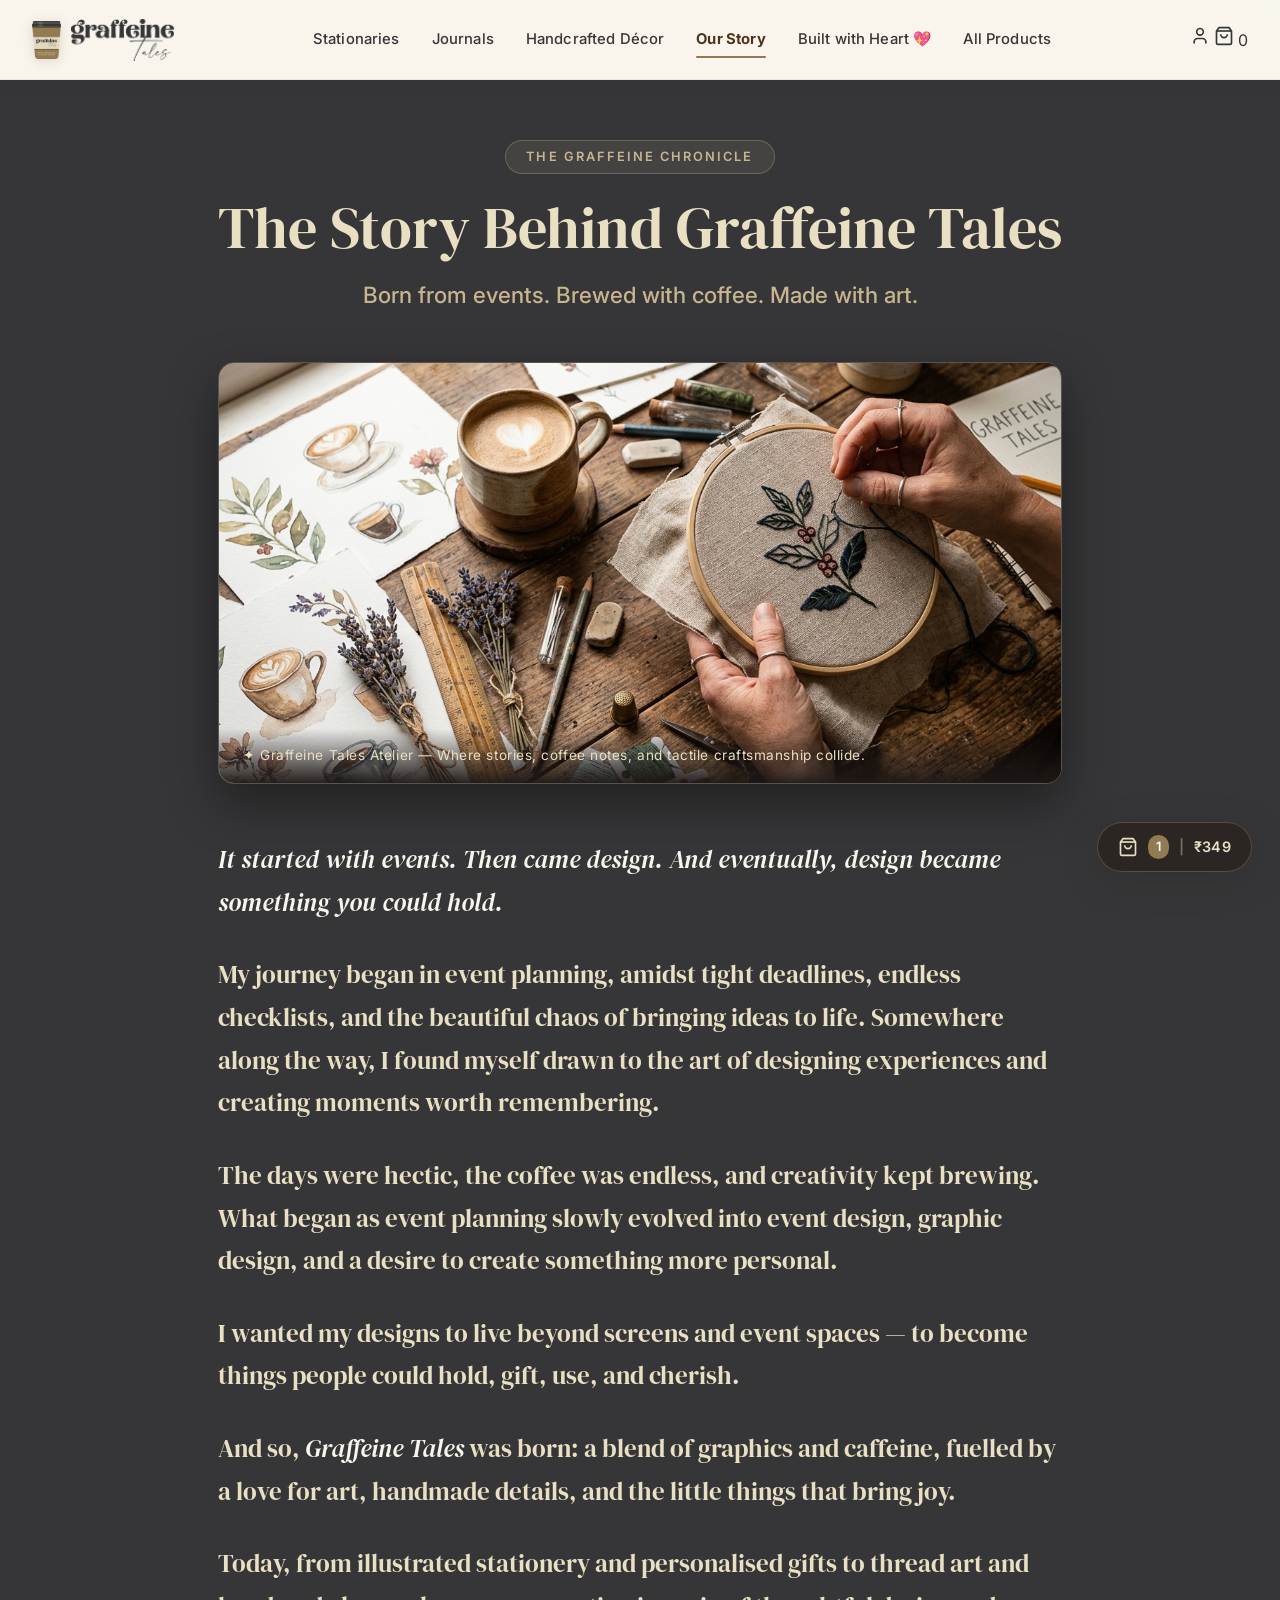
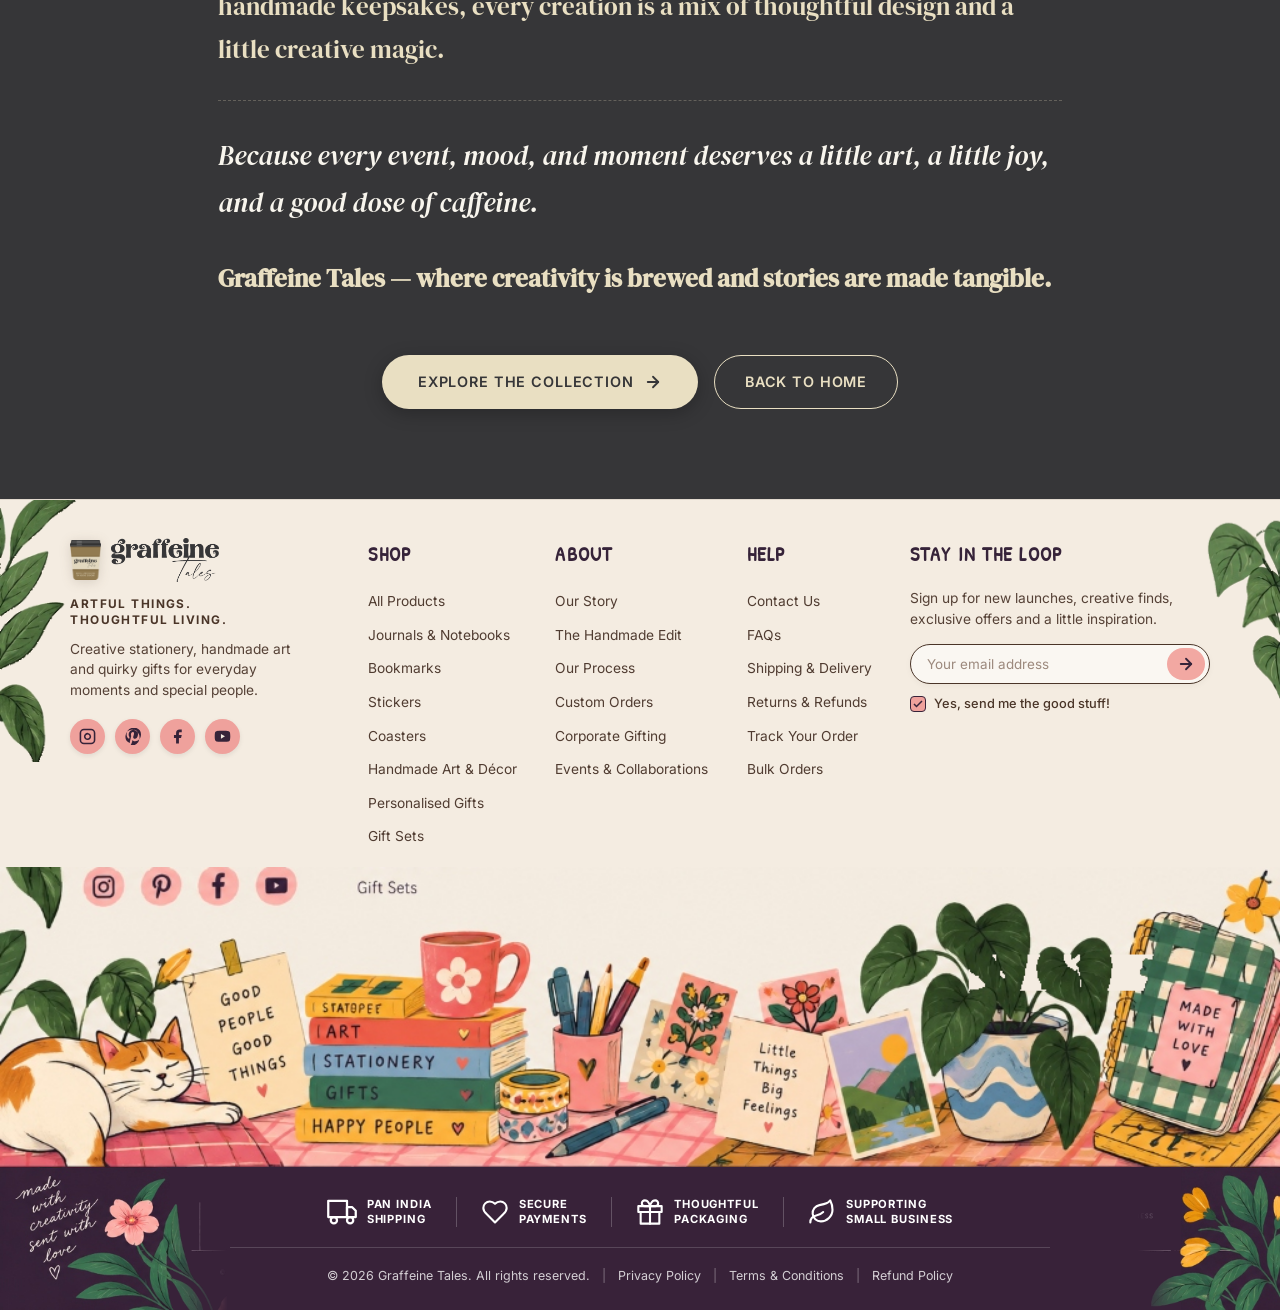
<file: about.html>
<!DOCTYPE html>
<html lang="en">
<head>
  <meta charset="UTF-8" />
  <meta name="viewport" content="width=device-width, initial-scale=1.0" />
  <title>The Story Behind Graffeine Tales — Born from Events. Brewed with Coffee. Made with Art.</title>
  <meta name="description" content="Discover the story behind Graffeine Tales: from event planning and midnight sketchbooks to tactile, handcrafted stationery, journals and bespoke gifts." />
  
  <!-- Favicon / Coffee Cup -->
  <link rel="icon" type="image/png" href="assets/coffee_cup.png" />
  
  <!-- Google Fonts: Brand Typography System -->
  <link rel="preconnect" href="https://fonts.googleapis.com" />
  <link rel="preconnect" href="https://fonts.gstatic.com" crossorigin />
  <link href="https://fonts.googleapis.com/css2?family=DM+Serif+Display:ital@0;1&family=Inter:wght@300;400;500;600;700&family=Patrick+Hand&family=Playfair+Display:ital,wght@0;400;600;1,400&family=Quicksand:wght@500;600;700&display=swap" rel="stylesheet" />
  
  <!-- Stylesheet -->
  <link rel="stylesheet" href="styles.css" />
  <style>
    /* Dedicated About Page Editorial Layout */
    .about-page-main {
      background-color: #363638;
      color: #E9DFC2;
      min-height: 80vh;
      position: relative;
      overflow: hidden;
      padding: 60px 0 90px;
    }
    .about-page-container {
      max-width: 900px;
      margin: 0 auto;
      padding: 0 28px;
      position: relative;
      z-index: 2;
    }
    .about-page-header {
      text-align: center;
      margin-bottom: 50px;
    }
    .about-page-tag {
      display: inline-block;
      font-family: var(--font-body, 'Inter', sans-serif);
      font-size: 0.8rem;
      font-weight: 600;
      letter-spacing: 0.16em;
      text-transform: uppercase;
      color: #C6B58E;
      background: rgba(233, 223, 194, 0.08);
      border: 1px solid rgba(198, 181, 142, 0.3);
      padding: 6px 20px;
      border-radius: 9999px;
      margin-bottom: 20px;
    }
    .about-page-title {
      font-family: var(--font-display, 'DM Serif Display', Georgia, serif);
      font-size: clamp(2.4rem, 4.5vw, 3.8rem);
      font-weight: 400;
      line-height: 1.18;
      color: #E9DFC2;
      margin: 0 0 16px;
    }
    .about-page-subheading {
      font-family: var(--font-body, 'Inter', sans-serif);
      font-size: clamp(1.1rem, 2vw, 1.4rem);
      font-weight: 500;
      color: #C6B58E;
      margin: 0 auto;
      max-width: 640px;
      line-height: 1.5;
    }
    .about-page-hero-img-wrap {
      width: 100%;
      border-radius: 16px;
      overflow: hidden;
      margin: 40px 0 54px;
      box-shadow: 0 20px 50px rgba(0, 0, 0, 0.4);
      border: 1px solid rgba(233, 223, 194, 0.18);
      position: relative;
    }
    .about-page-hero-img {
      width: 100%;
      height: 420px;
      object-fit: cover;
      display: block;
    }
    .about-page-hero-caption {
      position: absolute;
      bottom: 0;
      left: 0;
      right: 0;
      padding: 16px 24px;
      background: linear-gradient(to top, rgba(30, 24, 22, 0.95), transparent);
      font-family: var(--font-body, 'Inter', sans-serif);
      font-size: 0.85rem;
      color: #E9DFC2;
      letter-spacing: 0.04em;
    }
    .about-story-body-wrap {
      display: flex;
      flex-direction: column;
      gap: 30px;
      font-family: var(--font-display, 'DM Serif Display', Georgia, serif);
      font-size: clamp(1.2rem, 2.2vw, 1.55rem);
      line-height: 1.72;
      color: #E9DFC2;
    }
    .about-story-body-wrap p {
      margin: 0;
    }
    .about-story-body-wrap em {
      font-style: italic;
      color: #F8F5ED;
    }
    .about-story-closing {
      margin-top: 20px;
      padding-top: 32px;
      border-top: 1px dashed rgba(233, 223, 194, 0.25);
      font-size: clamp(1.3rem, 2.4vw, 1.7rem);
      color: #F8F5ED;
      font-style: italic;
    }
    .about-story-actions {
      display: flex;
      justify-content: center;
      gap: 16px;
      margin-top: 56px;
      flex-wrap: wrap;
    }
    .about-action-btn-primary {
      display: inline-flex;
      align-items: center;
      gap: 10px;
      padding: 14px 36px;
      border-radius: 9999px;
      background: #E9DFC2;
      color: #363638;
      font-family: var(--font-body, 'Inter', sans-serif);
      font-size: 0.9rem;
      font-weight: 600;
      letter-spacing: 0.06em;
      text-transform: uppercase;
      transition: all 0.25s ease;
      box-shadow: 0 4px 18px rgba(0, 0, 0, 0.25);
    }
    .about-action-btn-primary:hover {
      background: #F8F5ED;
      transform: translateY(-2px);
      box-shadow: 0 8px 24px rgba(233, 223, 194, 0.3);
    }
    .about-action-btn-secondary {
      display: inline-flex;
      align-items: center;
      gap: 10px;
      padding: 14px 30px;
      border-radius: 9999px;
      background: transparent;
      color: #E9DFC2;
      border: 1.5px solid #E9DFC2;
      font-family: var(--font-body, 'Inter', sans-serif);
      font-size: 0.9rem;
      font-weight: 600;
      letter-spacing: 0.06em;
      text-transform: uppercase;
      transition: all 0.25s ease;
    }
    .about-action-btn-secondary:hover {
      background: rgba(233, 223, 194, 0.12);
      transform: translateY(-2px);
    }
  </style>
</head>
<body>

  <!-- Top Announcement Bar -->
  <aside class="announcement-bar" role="region" aria-label="Announcement">
    <div class="container marquee-container">
      <div class="marquee-track">
        <span class="marquee-item">✦ Handcrafted with Soul in India</span>
        <span class="marquee-divider">•</span>
        <span class="marquee-item">Complimentary Studio Bookmark with Orders Above ₹999</span>
        <span class="marquee-divider">•</span>
        <span class="marquee-item">Express Pan-India Shipping Available</span>
        <span class="marquee-divider">•</span>
        <span class="marquee-item">✦ Bespoke Event &amp; Corporate Gifting Editions</span>
        <span class="marquee-divider">•</span>
        <span class="marquee-item">✦ Handcrafted with Soul in India</span>
      </div>
    </div>
  </aside>

  <!-- Site Header -->
  <header class="site-header" id="main-header">
    <div class="container nav-container">
      
      <!-- Hamburger Toggle (Mobile Only) -->
      <button class="mobile-toggle" id="mobile-toggle-btn" aria-label="Open mobile navigation menu">
        <svg width="20" height="20" viewBox="0 0 24 24" fill="none" stroke="currentColor" stroke-width="2">
          <line x1="4" x2="20" y1="12" y2="12"/><line x1="4" x2="20" y1="6" y2="6"/><line x1="4" x2="20" y1="18" y2="18"/>
        </svg>
      </button>

      <!-- Center / Brand Logo -->
      <a href="index.html" class="brand-logo-wrap" aria-label="Graffeine Tales Home">
        <div class="brand-cup-container">
          <div class="cup-steam-particles" aria-hidden="true">
            <span class="steam-wisp w1"></span>
            <span class="steam-wisp w2"></span>
          </div>
          <img src="assets/coffee_cup.png" alt="Graffeine Coffee Cup Icon" class="brand-cup-img" />
        </div>
        <img src="assets/logo_dark.png" alt="Graffeine Tales - Where Stories Become Art" class="brand-logo-img" />
      </a>

      <!-- Desktop Navigation Menu -->
      <nav class="site-nav" aria-label="Main menu">
        <ul class="nav-menu">
          <li class="nav-item">
            <a href="index.html#category-section" class="nav-link">Stationaries</a>
          </li>
          <li class="nav-item">
            <a href="index.html#category-section" class="nav-link">Journals</a>
          </li>
          <li class="nav-item">
            <a href="index.html#category-section" class="nav-link">Handcrafted Décor</a>
          </li>
          <li class="nav-item">
            <a href="about.html" class="nav-link active" style="color: #4D351D; font-weight: 700;">Our Story</a>
          </li>
          <li class="nav-item">
            <a href="index.html#built-with-heart-section" class="nav-link">Built with Heart 💖</a>
          </li>
          <li class="nav-item">
            <a href="index.html#catalogue-section" class="nav-link">All Products</a>
          </li>
        </ul>
      </nav>

      <!-- Utility Icons -->
      <div class="header-utilities">
        <a href="index.html#account" class="utility-btn" aria-label="Account">
          <svg width="20" height="20" viewBox="0 0 24 24" fill="none" stroke="currentColor" stroke-width="2"><path d="M19 21v-2a4 4 0 0 0-4-4H9a4 4 0 0 0-4 4v2"/><circle cx="12" cy="7" r="4"/></svg>
        </a>
        <a href="index.html#cart" class="utility-btn cart-btn" id="header-cart-btn" aria-label="Cart">
          <svg width="20" height="20" viewBox="0 0 24 24" fill="none" stroke="currentColor" stroke-width="2"><path d="M6 2 3 6v14a2 2 0 0 0 2 2h14a2 2 0 0 0 2-2V6l-3-4Z"/><line x1="3" x2="21" y1="6" y2="6"/><path d="M16 10a4 4 0 0 1-8 0"/></svg>
          <span class="cart-badge" id="header-cart-count">0</span>
        </a>
      </div>

    </div>
  </header>

  <main>
    <article class="about-page-main">
      <div class="about-page-container">
        
        <header class="about-page-header">
          <span class="about-page-tag">The Graffeine Chronicle</span>
          <h1 class="about-page-title">The Story Behind Graffeine Tales</h1>
          <p class="about-page-subheading">Born from events. Brewed with coffee. Made with art.</p>
        </header>

        <div class="about-page-hero-img-wrap">
          <img src="assets/founder_craft.jpg" alt="Artisan hands sketching and crafting at the studio desk" class="about-page-hero-img" />
          <div class="about-page-hero-caption">
            ✦ Graffeine Tales Atelier — Where stories, coffee notes, and tactile craftsmanship collide.
          </div>
        </div>

        <div class="about-story-body-wrap">
          <p>
            <em>It started with events. Then came design. And eventually, design became something you could hold.</em>
          </p>

          <p>
            My journey began in event planning, amidst tight deadlines, endless checklists, and the beautiful chaos of bringing ideas to life. Somewhere along the way, I found myself drawn to the art of designing experiences and creating moments worth remembering.
          </p>

          <p>
            The days were hectic, the coffee was endless, and creativity kept brewing. What began as event planning slowly evolved into event design, graphic design, and a desire to create something more personal.
          </p>

          <p>
            I wanted my designs to live beyond screens and event spaces — to become things people could hold, gift, use, and cherish.
          </p>

          <p>
            And so, <em>Graffeine Tales</em> was born: a blend of graphics and caffeine, fuelled by a love for art, handmade details, and the little things that bring joy.
          </p>

          <p>
            Today, from illustrated stationery and personalised gifts to thread art and handmade keepsakes, every creation is a mix of thoughtful design and a little creative magic.
          </p>

          <p class="about-story-closing">
            <em>Because every event, mood, and moment deserves a little art, a little joy, and a good dose of caffeine.</em>
          </p>

          <p style="font-weight: 600; color: #E9DFC2;">
            Graffeine Tales — where creativity is brewed and stories are made tangible.
          </p>
        </div>

        <div class="about-story-actions">
          <a href="index.html#catalogue-section" class="about-action-btn-primary">
            <span>Explore The Collection</span>
            <svg width="18" height="18" viewBox="0 0 24 24" fill="none" stroke="currentColor" stroke-width="2.4" stroke-linecap="round" stroke-linejoin="round">
              <line x1="5" y1="12" x2="19" y2="12"></line>
              <polyline points="12 5 19 12 12 19"></polyline>
            </svg>
          </a>
          <a href="index.html" class="about-action-btn-secondary">
            <span>Back to Home</span>
          </a>
        </div>

      </div>
    </article>
  </main>

  <!-- =========================================================================
       10. ARTISANAL FOOTER (100% FULL WIDTH REFERENCE DESIGN)
       ========================================================================= -->
  <footer class="site-footer" id="main-footer" aria-label="Graffeine Tales Atelier Footer">
    
    <!-- 100% Full-width Stage Wrapper -->
    <div class="footer-stage-wrapper">
      <!-- Top Botanical Vines -->
      <img src="assets/footer_vine_left_clean.png" alt="" class="footer-corner-vine vine-left" aria-hidden="true" />
      <img src="assets/footer_vine_right_clean.png" alt="" class="footer-corner-vine vine-right" aria-hidden="true" />

      <!-- 1. Upper Section: 5-Column Navigation & Brand Info -->
      <div class="footer-upper-zone">
        <div class="footer-main-container">
          
          <!-- Col 1: Brand, Tagline, Bio & Socials -->
          <div class="footer-col-brand">
            <a href="index.html" class="brand-logo-wrap footer-brand-logo-link" aria-label="Graffeine Tales Home">
              <div class="brand-cup-container">
                <div class="cup-steam-particles" aria-hidden="true">
                  <span class="steam-wisp w1"></span>
                  <span class="steam-wisp w2"></span>
                </div>
                <img src="assets/coffee_cup.png" alt="Graffeine Coffee Cup Icon" class="brand-cup-img" />
              </div>
              <img src="assets/logo_dark.png" alt="Graffeine Tales - Where Stories Become Art" class="brand-logo-img footer-brand-logo-img" />
            </a>
            
            <p class="footer-brand-tagline">
              ARTFUL THINGS.<br />
              THOUGHTFUL LIVING.
            </p>

            <p class="footer-brand-bio">
              Creative stationery, handmade art and quirky gifts for everyday moments and special people.
            </p>

            <div class="footer-social-row" aria-label="Social media profiles">
              <a href="https://instagram.com" target="_blank" rel="noopener noreferrer" class="footer-social-btn" aria-label="Instagram">
                <svg width="17" height="17" viewBox="0 0 24 24" fill="none" stroke="currentColor" stroke-width="2.2"><rect width="20" height="20" x="2" y="2" rx="5" ry="5"></rect><path d="M16 11.37A4 4 0 1 1 12.63 8 4 4 0 0 1 16 11.37z"></path><line x1="17.5" x2="17.51" y1="6.5" y2="6.5"></line></svg>
              </a>
              <a href="https://pinterest.com" target="_blank" rel="noopener noreferrer" class="footer-social-btn" aria-label="Pinterest">
                <svg width="17" height="17" viewBox="0 0 24 24" fill="currentColor"><path d="M12 2a10 10 0 0 0-3.6 19.3c-.1-.8-.2-2 .1-2.9l1.7-7.2s-.4-.8-.4-2.1c0-2 1.2-3.5 2.6-3.5 1.2 0 1.8.9 1.8 2 0 1.2-.8 3.1-1.2 4.8-.3 1.5.7 2.7 2.2 2.7 2.6 0 4.6-2.8 4.6-6.7 0-3.5-2.5-6-6.1-6-4.5 0-7.1 3.3-7.1 6.8 0 1.3.5 2.8 1.1 3.6.1.1.1.3.1.4l-.4 1.7c-.1.3-.2.4-.5.3-2-.9-3.2-3.8-3.2-6.1 0-5 3.6-9.6 10.5-9.6 5.5 0 9.8 3.9 9.8 9.2 0 5.5-3.5 9.9-8.3 9.9-1.6 0-3.1-.8-3.6-1.8l-1 3.8c-.4 1.4-1.4 3.1-2.1 4.2A10 10 0 1 0 12 2z"/></svg>
              </a>
              <a href="https://facebook.com" target="_blank" rel="noopener noreferrer" class="footer-social-btn" aria-label="Facebook">
                <svg width="17" height="17" viewBox="0 0 24 24" fill="currentColor"><path d="M18 2h-3a5 5 0 0 0-5 5v3H7v4h3v8h4v-8h3l1-4h-4V7a1 1 0 0 1 1-1h3z"/></svg>
              </a>
              <a href="https://youtube.com" target="_blank" rel="noopener noreferrer" class="footer-social-btn" aria-label="YouTube">
                <svg width="17" height="17" viewBox="0 0 24 24" fill="currentColor"><path d="M22.54 6.42a2.78 2.78 0 0 0-1.94-2C18.88 4 12 4 12 4s-6.88 0-8.6.46a2.78 2.78 0 0 0-1.94 2A29 29 0 0 0 1 11.75a29 29 0 0 0 .46 5.33A2.78 2.78 0 0 0 3.4 19c1.72.46 8.6.46 8.6.46s6.88 0 8.6-.46a2.78 2.78 0 0 0 1.94-2 29 29 0 0 0 .46-5.25 29 29 0 0 0-.46-5.33z"/><polygon points="9.75 15.02 15.5 11.75 9.75 8.48 9.75 15.02" fill="#F4ECE1"/></svg>
              </a>
            </div>
          </div>

          <!-- Col 2: SHOP -->
          <div class="footer-nav-col">
            <h4 class="footer-nav-title">SHOP</h4>
            <ul class="footer-nav-links">
              <li><a href="index.html#catalogue-section">All Products</a></li>
              <li><a href="index.html#category-section">Journals &amp; Notebooks</a></li>
              <li><a href="index.html#catalogue-section">Bookmarks</a></li>
              <li><a href="index.html#catalogue-section">Stickers</a></li>
              <li><a href="index.html#category-section">Coasters</a></li>
              <li><a href="index.html#category-section">Handmade Art &amp; Décor</a></li>
              <li><a href="index.html#built-with-heart-section">Personalised Gifts</a></li>
              <li><a href="index.html#catalogue-section">Gift Sets</a></li>
            </ul>
          </div>

          <!-- Col 3: ABOUT -->
          <div class="footer-nav-col">
            <h4 class="footer-nav-title">ABOUT</h4>
            <ul class="footer-nav-links">
              <li><a href="about.html">Our Story</a></li>
              <li><a href="index.html#built-with-heart-section">The Handmade Edit</a></li>
              <li><a href="index.html#stories-in-motion">Our Process</a></li>
              <li><a href="index.html#catalogue-section">Custom Orders</a></li>
              <li><a href="index.html#gifting-section">Corporate Gifting</a></li>
              <li><a href="mailto:hello@graffeinetales.com">Events &amp; Collaborations</a></li>
            </ul>
          </div>

          <!-- Col 4: HELP -->
          <div class="footer-nav-col">
            <h4 class="footer-nav-title">HELP</h4>
            <ul class="footer-nav-links">
              <li><a href="mailto:hello@graffeinetales.com">Contact Us</a></li>
              <li><a href="index.html#account">FAQs</a></li>
              <li><a href="index.html#shipping">Shipping &amp; Delivery</a></li>
              <li><a href="index.html#returns">Returns &amp; Refunds</a></li>
              <li><a href="index.html#account">Track Your Order</a></li>
              <li><a href="index.html#catalogue-section">Bulk Orders</a></li>
            </ul>
          </div>

          <!-- Col 5: STAY IN THE LOOP -->
          <div class="footer-nav-col footer-col-newsletter">
            <h4 class="footer-nav-title">STAY IN THE LOOP</h4>
            <p class="footer-newsletter-text">
              Sign up for new launches, creative finds, exclusive offers and a little inspiration.
            </p>

            <form class="footer-subscribe-form" id="footer-subscribe-form" onsubmit="handleFooterNewsletterSubmit(event)">
              <div class="footer-input-pill">
                <input type="email" id="footer-newsletter-email" placeholder="Your email address" required aria-label="Email address for newsletter" />
                <button type="submit" class="footer-submit-arrow-btn" aria-label="Subscribe to newsletter">
                  <svg width="18" height="18" viewBox="0 0 24 24" fill="none" stroke="currentColor" stroke-width="2.4" stroke-linecap="round" stroke-linejoin="round">
                    <line x1="5" y1="12" x2="19" y2="12"></line>
                    <polyline points="12 5 19 12 12 19"></polyline>
                  </svg>
                </button>
              </div>

              <label class="footer-checkbox-row">
                <input type="checkbox" id="footer-subscribe-consent" checked />
                <span class="custom-chk-box" aria-hidden="true">
                  <svg width="12" height="12" viewBox="0 0 24 24" fill="none" stroke="currentColor" stroke-width="3"><polyline points="20 6 9 17 4 12"></polyline></svg>
                </span>
                <span class="checkbox-label-text">Yes, send me the good stuff!</span>
              </label>
            </form>
          </div>

        </div>
      </div>

      <!-- 2. Middle Section: Handcrafted Desk Illustration Mat (100% Full Width) -->
      <div class="footer-desk-illustration-wrap" aria-hidden="true">
        <img src="assets/footer_desk_art_clean.png" alt="Handcrafted desk scene with sleeping cat, journals, pens, and art prints" class="footer-desk-illustration-img" loading="lazy" />
      </div>
    </div>

    <!-- 3. Lower Section: Deep Plum Bar (100% Full Width) -->
    <div class="footer-bottom-bar">
      <!-- Left Floral & Calligraphy Flourish -->
      <img src="assets/footer_bottom_left_feathered.png" alt="" class="footer-bottom-flourish flourish-left" aria-hidden="true" />
      
      <!-- Right Floral Flourish -->
      <img src="assets/footer_bottom_right_feathered.png" alt="" class="footer-bottom-flourish flourish-right" aria-hidden="true" />

      <div class="footer-bottom-inner">
        <!-- 4 Trust Badges Strip -->
        <div class="footer-trust-strip" role="list" aria-label="Graffeine Tales Atelier Guarantees">
          <div class="footer-trust-item" role="listitem">
            <div class="trust-icon-box">
              <svg width="30" height="30" viewBox="0 0 24 24" fill="none" stroke="currentColor" stroke-width="1.8" stroke-linecap="round" stroke-linejoin="round">
                <rect x="1" y="3" width="15" height="13"></rect>
                <polygon points="16 8 20 8 23 11 23 16 16 16 16 8"></polygon>
                <circle cx="5.5" cy="18.5" r="2.5"></circle>
                <circle cx="18.5" cy="18.5" r="2.5"></circle>
              </svg>
            </div>
            <div class="trust-text">
              <span>PAN INDIA</span>
              <span>SHIPPING</span>
            </div>
          </div>

          <div class="footer-trust-item" role="listitem">
            <div class="trust-icon-box">
              <svg width="28" height="28" viewBox="0 0 24 24" fill="none" stroke="currentColor" stroke-width="1.8" stroke-linecap="round" stroke-linejoin="round">
                <path d="M19 14c1.49-1.46 3-3.21 3-5.5A5.5 5.5 0 0 0 16.5 3c-1.76 0-3 .5-4.5 2-1.5-1.5-2.74-2-4.5-2A5.5 5.5 0 0 0 2 8.5c0 2.3 1.5 4.05 3 5.5l7 7Z"/>
              </svg>
            </div>
            <div class="trust-text">
              <span>SECURE</span>
              <span>PAYMENTS</span>
            </div>
          </div>

          <div class="footer-trust-item" role="listitem">
            <div class="trust-icon-box">
              <svg width="28" height="28" viewBox="0 0 24 24" fill="none" stroke="currentColor" stroke-width="1.8" stroke-linecap="round" stroke-linejoin="round">
                <polyline points="20 12 20 22 4 22 4 12"></polyline>
                <rect x="2" y="7" width="20" height="5"></rect>
                <line x1="12" y1="22" x2="12" y2="7"></line>
                <path d="M12 7H7.5a2.5 2.5 0 0 1 0-5C11 2 12 7 12 7z"></path>
                <path d="M12 7h4.5a2.5 2.5 0 0 0 0-5C13 2 12 7 12 7z"></path>
              </svg>
            </div>
            <div class="trust-text">
              <span>THOUGHTFUL</span>
              <span>PACKAGING</span>
            </div>
          </div>

          <div class="footer-trust-item" role="listitem">
            <div class="trust-icon-box">
              <svg width="28" height="28" viewBox="0 0 24 24" fill="none" stroke="currentColor" stroke-width="1.8" stroke-linecap="round" stroke-linejoin="round">
                <path d="M11 20A7 7 0 0 1 9.8 6.1C15.5 5 17 4.48 19 2c1 2 2 4.18 2 8 0 5.5-4.78 10-10 10Z"></path>
                <path d="M2 21c0-3 1.85-5.36 5.08-6C9.5 14.52 12 13 13 12"></path>
              </svg>
            </div>
            <div class="trust-text">
              <span>SUPPORTING</span>
              <span>SMALL BUSINESS</span>
            </div>
          </div>
        </div>

        <!-- Horizontal Divider -->
        <div class="footer-bottom-divider" aria-hidden="true"></div>

        <!-- Copyright & Legal Policies Row -->
        <div class="footer-legal-row">
          <span>© 2026 Graffeine Tales. All rights reserved.</span>
          <span class="legal-pipe" aria-hidden="true">|</span>
          <a href="index.html#privacy">Privacy Policy</a>
          <span class="legal-pipe" aria-hidden="true">|</span>
          <a href="index.html#terms">Terms &amp; Conditions</a>
          <span class="legal-pipe" aria-hidden="true">|</span>
          <a href="index.html#refund">Refund Policy</a>
        </div>
      </div>
    </div>

  </footer>

  <!-- Script -->
  <script src="app.js"></script>
</body>
</html>
</file>
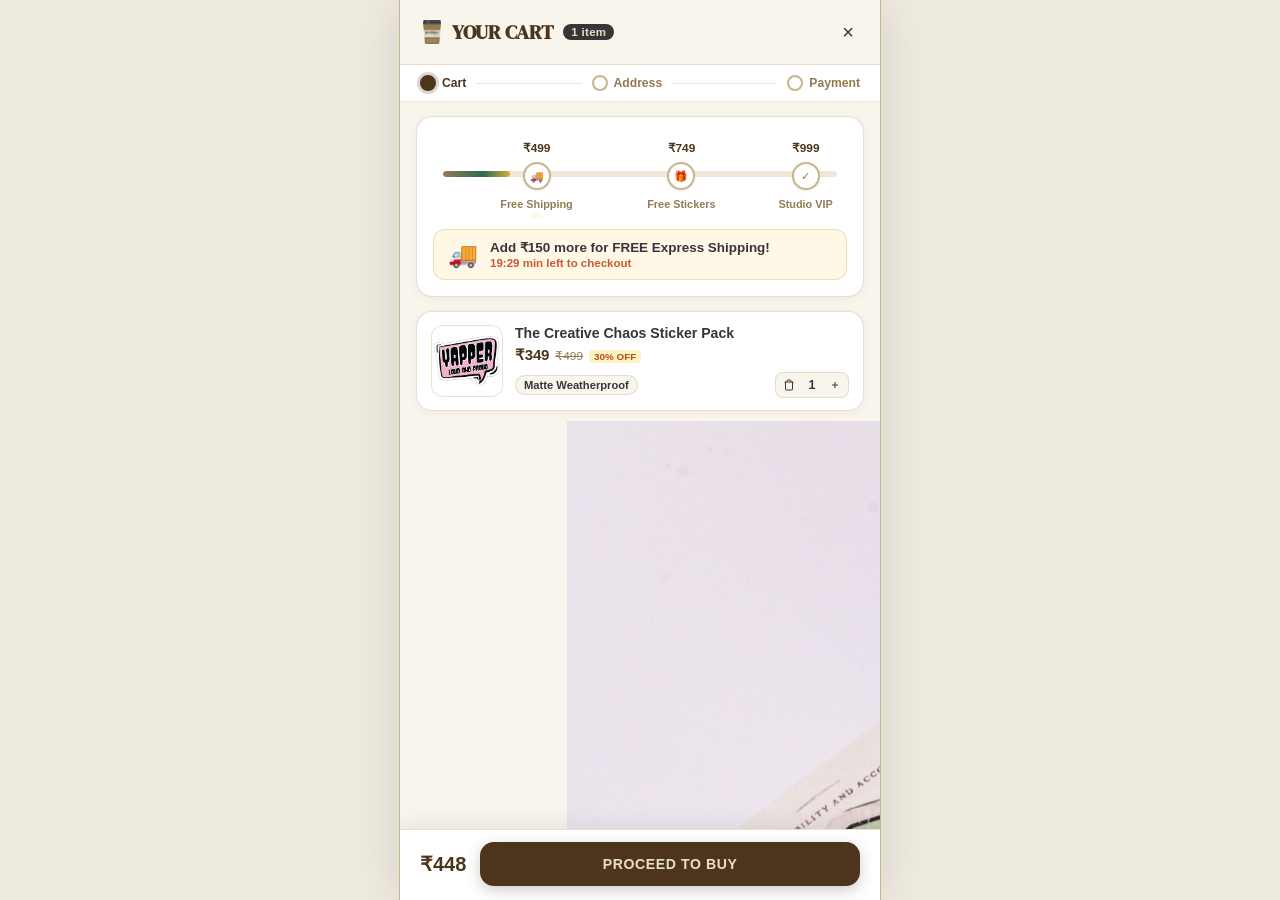
<file: cart.html>
<!DOCTYPE html>
<html lang="en">
<head>
  <meta charset="UTF-8">
  <meta name="viewport" content="width=device-width, initial-scale=1.0, maximum-scale=1.0, user-scalable=no, viewport-fit=cover">
  <title>Your Atelier Cart — Graffeine Tales | Handcrafted Stationery &amp; Gifting</title>
  <meta name="description" content="Graffeine Tales Atelier Cart with Milestone Rewards, Free Stickers, VIP Status, and Juspay Hypercheckout.">
  <link rel="icon" type="image/png" href="assets/coffee_cup.png" />

  <!-- Google Fonts: Brand Typography System -->
  <link rel="preconnect" href="https://fonts.googleapis.com" />
  <link rel="preconnect" href="https://fonts.gstatic.com" crossorigin />
  <link href="https://fonts.googleapis.com/css2?family=DM+Serif+Display:ital@0;1&family=Inter:wght@300;400;500;600;700&family=Patrick+Hand&display=swap" rel="stylesheet" />

  <!-- Stylesheet -->
  <link rel="stylesheet" href="css/cart-drawer.css">
</head>
<body class="standalone-cart-page">

  <!-- Confetti Celebration Canvas -->
  <canvas id="gtbConfettiCanvas" class="gtb-confetti-canvas"></canvas>

  <!-- Main Viewport Shell -->
  <div class="cart-drawer-sheet" style="position:relative; width:100%; max-width:480px; min-height:100vh; box-shadow:0 0 50px rgba(0,0,0,0.12);">
    
    <!-- 1. Header -->
    <header class="cart-drawer-header">
      <div class="cart-header-title-wrap">
        <a href="index.html" style="text-decoration:none; display:flex; align-items:center; gap:8px;">
          <img src="assets/coffee_cup.png" alt="Graffeine Tales" style="width:24px; height:24px; object-fit:contain;">
          <h1 class="header-cart-title" id="cartDrawerTitle" style="font-size:1.25rem;">YOUR CART</h1>
        </a>
        <span class="header-items-badge" id="drawerHeaderCount">1 item</span>
      </div>
      <a href="index.html" class="btn-drawer-close" aria-label="Return to Store" style="text-decoration:none;">&times;</a>
    </header>

    <!-- 2. Checkout Stepper (Cart → Address → Payment) -->
    <nav class="checkout-stepper" aria-label="Checkout Progress">
      <div class="step-item active" onclick="if(window.cartApp)cartApp.scrollToSummary()" title="Step 1: Your Cart">
        <span class="step-circle"></span>
        <span class="step-label">Cart</span>
      </div>
      <div class="step-divider-line"></div>
      <div class="step-item" onclick="if(window.cartApp)cartApp.proceedToCheckout()" title="Step 2: Shipping Address">
        <span class="step-circle"></span>
        <span class="step-label">Address</span>
      </div>
      <div class="step-divider-line"></div>
      <div class="step-item" onclick="if(window.cartApp)cartApp.proceedToCheckout()" title="Step 3: Secure Payment">
        <span class="step-circle"></span>
        <span class="step-label">Payment</span>
      </div>
    </nav>

    <!-- Main Scrollable Body -->
    <main class="cart-scroll-content">

      <!-- 2. SERVER-DRIVEN MILESTONE PROGRESS BAR -->
      <section class="reference-milestone-card" aria-label="Milestone Rewards">
        <div class="milestone-track-section">
          <div class="milestone-track-line">
            <div id="milestoneFillBar" class="milestone-track-progress" style="width: 15%;"></div>
          </div>

          <!-- Nodes: 499, 749, 999 targets with balanced spacing -->
          <div class="milestone-nodes-row">
            <!-- Node 1: ₹499 Free Shipping -->
            <div id="node499" class="m-node-col" style="left: 25%;">
              <div class="m-threshold">₹499</div>
              <div class="m-dot-circle">
                <span class="m-dot-icon">✓</span>
              </div>
              <div class="m-title">Free Shipping</div>
            </div>

            <!-- Node 2: ₹749 Free Stickers & Art Print -->
            <div id="node749" class="m-node-col" style="left: 60%;">
              <div class="m-threshold">₹749</div>
              <div class="m-dot-circle">
                <span class="m-dot-icon">✓</span>
              </div>
              <div class="m-title">Free Stickers</div>
            </div>

            <!-- Node 3: ₹999 1-Year VIP Membership -->
            <div id="node899" class="m-node-col" style="left: 90%;">
              <div class="m-threshold">₹999</div>
              <div class="m-dot-circle">
                <span class="m-dot-icon">✓</span>
              </div>
              <div class="m-title">Studio VIP</div>
            </div>
          </div>

          <!-- Pointer Caret pointing down to Active Reward Banner -->
          <div id="milestoneCaret" class="milestone-caret-down" style="left: 25%;"></div>
        </div>

        <!-- Active Unlocked Banner -->
        <div id="milestoneActiveBanner" class="milestone-active-banner">
          <div class="banner-gift-icon" id="bannerGiftIcon">🎁</div>
          <div class="banner-text-col">
            <div class="banner-headline" id="bannerHeadline">Add ₹150 more for Free Shipping!</div>
            <div class="banner-timer" id="bannerTimer">19:29 min left to checkout</div>
          </div>
        </div>
      </section>

      <!-- 3. CART LINE ITEMS CONTAINER -->
      <section class="cart-items-section" aria-label="Cart Items">
        <div id="cartItemsContainer" class="cart-items-container">
          <!-- Dynamically populated by cart-drawer.js -->
        </div>

        <!-- Impulse Add-on checkbox offer (Locked to Limit 1) -->
        <div id="sheetMaskAddonBump" class="sheet-mask-addon-bump">
          <label class="addon-checkbox-label" for="sheetMaskCheckbox">
            <input type="checkbox" id="sheetMaskCheckbox" class="addon-checkbox" onchange="if(window.cartApp)cartApp.toggleUpsellAddon(this.checked)" />
            <span class="custom-checkbox-box" aria-hidden="true">
              <svg class="check-svg" width="11" height="11" viewBox="0 0 24 24" fill="none" stroke="currentColor" stroke-width="3" stroke-linecap="round" stroke-linejoin="round">
                <polyline points="20 6 9 17 4 12"></polyline>
              </svg>
            </span>
            <span class="addon-copy-wrap">
              <span id="sheetMaskCopyText" class="addon-copy-text">✦ Add Holographic Gold Foil Bookmark worth <span class="addon-mrp-cut">₹249</span> for just <span class="addon-deal-price">₹99</span></span>
            </span>
            <img src="assets/products/wood_flower_bookmark.jpg" alt="Gold Foil Bookmark" class="addon-mini-thumb" loading="lazy" />
          </label>
        </div>
      </section>

      <!-- 4. COUPON & OFFERS SECTION -->
      <section class="coupon-section" aria-label="Coupon and Offers">
        <!-- Coupon Input Box -->
        <div class="coupon-input-row">
          <input type="text" id="couponInput" class="coupon-input" placeholder="Enter coupon code" autocomplete="off" />
          <button type="button" id="btnApplyCoupon" class="btn-apply-coupon" onclick="if(window.cartApp)cartApp.applyEnteredCoupon()">Apply</button>
        </div>
        <div id="couponAppliedFeedback" class="coupon-applied-feedback" style="display:none;"></div>

        <!-- Horizontal Coupon Offer Cards Carousel -->
        <div id="quickCouponCardsContainer" class="coupon-cards-scroll">
          <!-- Dynamically populated by cart-drawer.js -->
        </div>

        <!-- View All Offers Toggle Link -->
        <div class="view-offers-toggle" onclick="if(window.cartApp)cartApp.toggleAllOffersModal()">
          <span>View all offers</span>
          <span class="chevron-arrow">›</span>
        </div>
      </section>

      <div class="section-divider"></div>

      <!-- 5. "BEST PAIRED WITH" SECTION (Cross-sell Add-Ons) -->
      <section class="you-may-also-like-section" aria-label="Best Paired With">
        <div class="cross-sell-header-row">
          <h2 class="section-title-bold" style="font-size:0.95rem;">Best paired with</h2>
          <div class="carousel-nav-arrows">
            <button class="carousel-arrow-btn" onclick="if(window.cartApp)cartApp.scrollCrossSell(-1)" aria-label="Previous product" title="Previous">‹</button>
            <button class="carousel-arrow-btn" onclick="if(window.cartApp)cartApp.scrollCrossSell(1)" aria-label="Next product" title="Next">›</button>
          </div>
        </div>
        
        <div id="crossSellCarousel" class="recommended-products-scroll" tabindex="0" aria-label="Best paired with recommendations carousel">
          
          <!-- Card 1: Lady TeaTrip Acrylic Coaster -->
          <div class="rec-card">
            <div class="rec-img-wrap">
              <img src="assets/products/lady_teatrip.jpg" alt="Lady TeaTrip Acrylic Coaster" loading="lazy" />
            </div>
            <div class="rec-title">Lady TeaTrip Coaster &amp; Stand</div>
            <div class="rec-price-row">
              <span class="rec-mrp">₹899</span>
              <span class="rec-price">₹699</span>
            </div>
            <button class="btn-rec-add" data-sku="prod-1" onclick="if(window.cartApp)cartApp.rapidAddOn('prod-1', this)">+ Add</button>
          </div>

          <!-- Card 2: 2026 Artist Calendar -->
          <div class="rec-card">
            <div class="rec-img-wrap">
              <img src="assets/products/artist_calendar.jpg" alt="Progress Not Perfection Calendar" loading="lazy" />
            </div>
            <div class="rec-title">2026 Desk Calendar &amp; Easel</div>
            <div class="rec-price-row">
              <span class="rec-mrp">₹999</span>
              <span class="rec-price">₹850</span>
            </div>
            <button class="btn-rec-add" data-sku="prod-2" onclick="if(window.cartApp)cartApp.rapidAddOn('prod-2', this)">+ Add</button>
          </div>

          <!-- Card 3: Wooden Sunflower Bookmark -->
          <div class="rec-card">
            <div class="rec-img-wrap">
              <img src="assets/products/wood_flower_bookmark.jpg" alt="Wooden Sunflower Bookmark" loading="lazy" />
            </div>
            <div class="rec-title">Sunflower Wood Bookmark</div>
            <div class="rec-price-row">
              <span class="rec-mrp">₹449</span>
              <span class="rec-price">₹349</span>
            </div>
            <button class="btn-rec-add" data-sku="prod-4" onclick="if(window.cartApp)cartApp.rapidAddOn('prod-4', this)">+ Add</button>
          </div>

          <!-- Card 4: Reading Boo Die-Cut Bookmark -->
          <div class="rec-card">
            <div class="rec-img-wrap">
              <img src="assets/products/magnetic_reading_boo.jpg" alt="Reading Boo Bookmark" loading="lazy" />
            </div>
            <div class="rec-title">Reading Boo Magnetic Bookmark</div>
            <div class="rec-price-row">
              <span class="rec-mrp">₹299</span>
              <span class="rec-price">₹249</span>
            </div>
            <button class="btn-rec-add" data-sku="prod-5" onclick="if(window.cartApp)cartApp.rapidAddOn('prod-5', this)">+ Add</button>
          </div>

          <!-- Card 5: Desi Bollywood Sticker Pack -->
          <div class="rec-card">
            <div class="rec-img-wrap">
              <img src="assets/products/sticker_chai_lover.jpg" alt="Desi Bollywood Sticker Pack" loading="lazy" />
            </div>
            <div class="rec-title">Bollywood Cult Sticker Pack</div>
            <div class="rec-price-row">
              <span class="rec-mrp">₹449</span>
              <span class="rec-price">₹349</span>
            </div>
            <button class="btn-rec-add" data-sku="prod-32" onclick="if(window.cartApp)cartApp.rapidAddOn('prod-32', this)">+ Add</button>
          </div>

          <!-- Card 6: Tuxedo Cat & Tea Decal Pack -->
          <div class="rec-card">
            <div class="rec-img-wrap">
              <img src="assets/products/sticker_cat_lover.jpg" alt="Tuxedo Cat Sticker Pack" loading="lazy" />
            </div>
            <div class="rec-title">Tuxedo Cat &amp; Tea Decals</div>
            <div class="rec-price-row">
              <span class="rec-mrp">₹399</span>
              <span class="rec-price">₹299</span>
            </div>
            <button class="btn-rec-add" data-sku="prod-31" onclick="if(window.cartApp)cartApp.rapidAddOn('prod-31', this)">+ Add</button>
          </div>

        </div>
      </section>

      <div class="section-divider"></div>

      <!-- 6. "PRICE SUMMARY" SECTION -->
      <section class="price-summary-section" id="priceSummarySection" aria-label="Price Summary">
        <h2 class="section-title-bold" style="font-size:0.95rem;">PRICE SUMMARY</h2>
        
        <div class="summary-row">
          <span>Item MRP</span>
          <span id="summaryItemMrp">₹0</span>
        </div>
        <div id="summarySavingsRow" class="summary-row savings" style="display:flex;">
          <span>Product discount</span>
          <span id="summarySavingsVal">-₹0</span>
        </div>
        <div id="summaryCouponRow" class="summary-row savings" style="display:none;">
          <span>Coupon discount</span>
          <span id="summaryCouponVal">-₹0</span>
        </div>
        <div id="summaryVipRow" class="summary-row savings" style="display:none;">
          <span>Studio VIP (5% Off)</span>
          <span id="summaryVipVal">-₹0</span>
        </div>
        <div id="summaryShippingRow" class="summary-row" style="display:flex;">
          <span>Shipping fee</span>
          <span id="summaryShippingFee">₹99</span>
        </div>

        <div class="summary-dotted-line"></div>

        <div class="summary-row grand-total-row">
          <span>Grand total</span>
          <span id="summaryGrandTotal">₹0</span>
        </div>
        <div class="summary-subtext">Inclusive of all taxes &amp; artisanal gift packaging</div>

        <!-- Payment Trust Logos & 100% Secured Badge -->
        <div class="payment-trust-row">
          <div class="payment-logos-list">
            <span class="pay-logo-badge visa" title="Visa">
              <img src="assets/cart/visa.svg" alt="Visa" class="pay-logo-img">
            </span>
            <span class="pay-logo-badge mc" title="Mastercard">
              <img src="assets/cart/mastercard.svg" alt="Mastercard" class="pay-logo-img">
            </span>
            <span class="pay-logo-badge upi" title="UPI">
              <img src="assets/cart/upi.svg" alt="UPI" class="pay-logo-img">
            </span>
            <span class="pay-logo-badge rupay" title="RuPay">
              <img src="assets/cart/rupay.svg" alt="RuPay" class="pay-logo-img">
            </span>
          </div>
          <div class="secured-shield">
            <span class="shield-icon">🛡️</span>
            <span>100% Secured Payments</span>
          </div>
        </div>
      </section>

      <!-- 7. PREPAID REWARDS BANNER -->
      <section class="prepaid-rewards-banner" aria-label="Prepaid Rewards">
        <div class="prepaid-left">
          <span class="prepaid-icon">🎁</span>
          <span class="prepaid-text"><strong>₹100</strong> in rewards on Prepaid Orders</span>
        </div>
        <button class="btn-prepaid-view" onclick="if(window.cartApp)cartApp.showPrepaidRewardsInfo()">View ›</button>
      </section>

    </main>

    <!-- 8. STICKY BOTTOM CHECKOUT BAR -->
    <footer class="sticky-checkout-bar">
      <div class="bottom-price-view" id="bottomPriceView" onclick="if(window.cartApp)cartApp.scrollToSummary()" title="Tap to view Price Summary">
        <span class="bottom-grand-total" id="bottomGrandTotal">₹0</span>
      </div>

      <button id="btnProceedBuy" class="btn-checkout-primary">
        <span>PROCEED TO BUY</span>
      </button>
    </footer>

  </div>

  <!-- 8.5. ALL OFFERS & MILESTONE REWARDS MODAL (Slide-up Drawer) -->
  <div id="allOffersModal" class="offers-modal-backdrop" aria-hidden="true" onclick="if(event.target===this && window.cartApp)cartApp.closeOffersModal()">
    <div class="offers-modal-sheet" role="dialog" aria-modal="true" aria-labelledby="offersSheetTitle">
      <div class="offers-sheet-handle"></div>
      <div class="offers-modal-header">
        <div class="offers-header-text">
          <h3 id="offersSheetTitle" class="offers-sheet-title">Offers &amp; Milestone Rewards</h3>
          <p class="offers-sheet-subtitle">Unlock maximum savings with tier rewards &amp; promo codes</p>
        </div>
        <button class="btn-close-offers" onclick="if(window.cartApp)cartApp.closeOffersModal()" aria-label="Close offers">
          <svg width="18" height="18" viewBox="0 0 24 24" fill="none" stroke="currentColor" stroke-width="2.2" stroke-linecap="round" stroke-linejoin="round">
            <line x1="18" y1="6" x2="6" y2="18"></line>
            <line x1="6" y1="6" x2="18" y2="18"></line>
          </svg>
        </button>
      </div>

      <div class="offers-modal-body">
        <!-- Milestone Tier Offers Section -->
        <div class="offers-section-block">
          <div class="offers-section-heading">
            <span class="offers-tag-pill milestones">🏆 MILESTONE REWARDS</span>
            <span class="offers-section-desc">Progress unlocks automatically</span>
          </div>
          <div id="offersMilestonesList" class="offers-cards-list">
            <!-- Dynamically populated by cart-drawer.js -->
          </div>
        </div>

        <!-- Promo Codes Section -->
        <div class="offers-section-block" style="margin-top: 18px;">
          <div class="offers-section-heading">
            <span class="offers-tag-pill coupons">🎟️ COUPON CODES</span>
            <span class="offers-section-desc">Tap to apply instantly</span>
          </div>
          <div id="offersCouponsList" class="offers-cards-list">
            <!-- Dynamically populated by cart-drawer.js -->
          </div>
        </div>
      </div>
    </div>
  </div>

  <!-- 9. JUSPAY EXPRESS CHECKOUT MODAL SIMULATOR -->
  <div id="juspayModalBackdrop" class="juspay-modal-backdrop" aria-hidden="true">
    <div class="juspay-modal" role="dialog" aria-modal="true" aria-labelledby="juspayTitle">
      <div class="juspay-modal-header">
        <div class="juspay-brand-left">
          <span class="juspay-logo-badge">JUSPAY</span>
          <div class="juspay-order-meta">
            <span class="juspay-order-id" id="juspayOrderIdText">GTB_ORD_...</span>
            <span style="font-size:0.72rem; opacity:0.8;">Hypercheckout Express</span>
          </div>
        </div>
        <div>
          <span class="juspay-amount-due" id="juspayAmountDueText">₹0.00</span>
          <button id="btnCloseJuspay" class="btn-close-juspay" aria-label="Close">&times;</button>
        </div>
      </div>

      <div id="juspayModalBody" class="juspay-modal-body">
        <div class="payment-tabs">
          <button class="pay-tab-btn active" data-tab="tabUpi" data-method="UPI"><span>⚡ UPI</span></button>
          <button class="pay-tab-btn" data-tab="tabCards" data-method="CREDIT_DEBIT_CARDS"><span>💳 Cards</span></button>
          <button class="pay-tab-btn" data-tab="tabNetBanking" data-method="NETBANKING"><span>🏛️ NetBanking</span></button>
        </div>

        <div id="tabUpi" class="pay-panel active">
          <div class="upi-apps-row">
            <div class="upi-app-card selected"><span class="upi-app-icon">📱</span><span class="upi-app-label">GPay</span></div>
            <div class="upi-app-card"><span class="upi-app-icon">📱</span><span class="upi-app-label">PhonePe</span></div>
            <div class="upi-app-card"><span class="upi-app-icon">📲</span><span class="upi-app-label">Paytm</span></div>
            <div class="upi-app-card"><span class="upi-app-icon">⚡</span><span class="upi-app-label">CRED</span></div>
          </div>
          <div class="upi-divider">or enter UPI ID</div>
          <div class="vpa-input-group">
            <input type="text" class="vpa-input" value="storyteller@okaxis" />
          </div>
        </div>

        <div id="tabCards" class="pay-panel">
          <div class="card-form-grid">
            <div class="form-group">
              <label>Card Number</label>
              <input type="text" class="form-control" value="4532 •••• •••• 8821" />
            </div>
            <div class="form-row-2">
              <div class="form-group">
                <label>Expiry</label>
                <input type="text" class="form-control" value="08/29" />
              </div>
              <div class="form-group">
                <label>CVV</label>
                <input type="password" class="form-control" value="821" maxlength="4" />
              </div>
            </div>
          </div>
        </div>

        <div id="tabNetBanking" class="pay-panel">
          <div class="banks-grid">
            <div class="bank-option selected">HDFC Bank</div>
            <div class="bank-option">ICICI Bank</div>
            <div class="bank-option">State Bank of India</div>
          </div>
        </div>

        <button id="btnSubmitPayment" class="btn-submit-payment">
          <span>Pay Authoritative <span id="juspaySubmitAmount">₹0.00</span></span>
        </button>
      </div>

      <div id="juspayProcessingState" class="juspay-processing-state">
        <div class="spinner-ring"></div>
        <h4 style="font-family:var(--font-serif); font-size:1.1rem; color:var(--gtb-coffee); margin:12px 0 4px;">Processing Payment via Juspay...</h4>
        <p style="font-size:0.8rem; color:var(--gtb-tan);">Authorizing secure transaction via payment gateway.</p>
      </div>

      <div id="orderSuccessCard" class="order-success-card">
        <div class="success-check-icon">✓</div>
        <h3 class="success-title">Order Confirmed!</h3>
        <p style="font-size:0.82rem; color:var(--gtb-tan);">Thank you for choosing Graffeine Tales!</p>
        <div class="order-receipt-box">
          <div class="receipt-row"><span class="label">Order ID:</span><span id="receiptOrderId" class="val">GTB_ORD_...</span></div>
          <div class="receipt-row"><span class="label">Payment Method:</span><span id="receiptMethod" class="val">UPI</span></div>
          <div class="receipt-row"><span class="label">Amount Paid:</span><span id="receiptTotal" class="val">₹0.00</span></div>
          <div class="receipt-row"><span class="label">Order Date:</span><span id="receiptDate" class="val">Today</span></div>
          <div class="receipt-row"><span class="label">Delivery ETA:</span><span class="val">3-4 Days (Priority)</span></div>
        </div>
        <a href="index.html" class="btn-submit-payment" style="margin-top:0; text-decoration:none; display:flex; align-items:center; justify-content:center;">Back to Atelier</a>
      </div>
    </div>
  </div>

  <script src="js/juspay-modal.js"></script>
  <script src="js/cart-drawer.js"></script>
</body>
</html>
</file>
<file: styles.css>
/* ==========================================================================
   GRAFFEINE TALES — D2C LUXURY COMMERCE DESIGN SYSTEM
   Brand Guideline Compliant: 2026 Brand Book & Website Design System
   ========================================================================== */

:root {
  /* Core Brand Palette (Page 7) */
  --c-espresso: #363638;       /* Primary Dark: Espresso Charcoal */
  --c-cream: #E9DFC2;          /* Logo Cream */
  --c-tan: #927B53;            /* Coffee Tan */
  --c-deep-coffee: #4D351D;    /* Deep Coffee */
  --c-warm-paper: #F8F5ED;     /* Warm Paper background (60%) */
  --c-sand: #C6B58E;           /* Sand */

  /* Supporting Accent Palette (Page 8) */
  --c-soft-peach: #E7B49A;
  --c-muted-sage: #A8B39A;
  --c-pale-blush: #F2C2C8;

  /* UI Functional Neutrals */
  --c-white: #FFFFFF;
  --c-charcoal-rgb: 54, 54, 56;
  --c-warm-paper-rgb: 248, 245, 237;
  --c-tan-rgb: 146, 123, 83;
  --c-border: rgba(54, 54, 56, 0.12);
  --c-border-light: rgba(54, 54, 56, 0.06);
  --c-text-main: #363638;
  --c-text-muted: #6B6966;
  --c-text-light: #9B9791;

  /* Typography */
  --font-display: 'DM Serif Display', Georgia, serif;
  --font-sans: 'Inter', -apple-system, BlinkMacSystemFont, 'Segoe UI', Roboto, sans-serif;
  --font-serif: 'Playfair Display', Georgia, serif;

  /* Shadows & Elevations */
  --shadow-sm: 0 2px 8px rgba(54, 54, 56, 0.05);
  --shadow-md: 0 8px 24px rgba(54, 54, 56, 0.08);
  --shadow-lg: 0 16px 36px rgba(54, 54, 56, 0.12);
  --shadow-card: 0 4px 20px rgba(77, 53, 29, 0.06);

  /* Transitions */
  --ease-smooth: cubic-bezier(0.25, 1, 0.5, 1);
  --t-fast: 0.2s var(--ease-smooth);
  --t-normal: 0.35s var(--ease-smooth);
  --t-slow: 0.5s var(--ease-smooth);

  /* Radii */
  --r-sm: 6px;
  --r-md: 12px;
  --r-lg: 20px;
  --r-full: 9999px;
}

/* Reset & Base */
*, *::before, *::after {
  box-sizing: border-box;
  margin: 0;
  padding: 0;
}

html {
  scroll-behavior: smooth;
  font-size: 16px;
  -webkit-font-smoothing: antialiased;
  -moz-osx-font-smoothing: grayscale;
}

body {
  font-family: var(--font-sans);
  background-color: var(--c-warm-paper);
  color: var(--c-text-main);
  line-height: 1.6;
  overflow-x: hidden;
}

img {
  max-width: 100%;
  height: auto;
  display: block;
}

a {
  color: inherit;
  text-decoration: none;
  transition: color var(--t-fast);
}

button {
  font-family: inherit;
  cursor: pointer;
  border: none;
  background: none;
  outline: none;
}

/* Layout Utilities */
.container {
  width: 100%;
  max-width: 1320px;
  margin: 0 auto;
  padding: 0 24px;
}

.section-padding {
  padding: 40px 0;
}

.text-center { text-align: center; }

/* Section Header Shared */
.section-header {
  text-align: center;
  max-width: 720px;
  margin: 0 auto 20px;
}

.section-tag {
  display: inline-flex;
  align-items: center;
  gap: 8px;
  font-size: 0.8rem;
  letter-spacing: 0.14em;
  text-transform: uppercase;
  font-weight: 600;
  color: var(--c-tan);
  margin-bottom: 6px;
}

.section-tag::before, .section-tag::after {
  content: '';
  width: 24px;
  height: 1px;
  background-color: var(--c-tan);
}

.section-title {
  font-family: var(--font-display);
  font-size: clamp(1.85rem, 3.2vw, 2.5rem);
  font-weight: 400;
  color: var(--c-espresso);
  line-height: 1.2;
  margin: 0;
}

.section-desc,
.hero-banner-subtitle,
.gifting-desc {
  display: none !important;
}

/* Announcement Bar removed */
.announcement-bar { display: none !important; }

/* ==========================================================================
   2. HEADER & NAVIGATION (MEGA-MENU)
   ========================================================================== */
.site-header {
  position: sticky;
  top: 0;
  left: 0;
  right: 0;
  background-color: rgba(248, 245, 237, 0.94);
  backdrop-filter: blur(14px);
  -webkit-backdrop-filter: blur(14px);
  border-bottom: 1px solid var(--c-border);
  z-index: 100;
  transition: all var(--t-normal);
}

.site-header.scrolled {
  box-shadow: var(--shadow-sm);
  background-color: rgba(248, 245, 237, 0.98);
}

.nav-container {
  display: flex;
  align-items: center;
  justify-content: space-between;
  height: 84px;
}

.brand-logo-wrap {
  display: flex;
  align-items: center;
  gap: 12px;
}

.brand-logo-img {
  height: 48px;
  width: auto;
  object-fit: contain;
  transition: transform var(--t-fast);
}

.brand-logo-img:hover {
  transform: scale(1.02);
}

.nav-menu {
  display: flex;
  align-items: center;
  gap: 32px;
  list-style: none;
}

.nav-item {
  position: relative;
}

.nav-link {
  display: flex;
  align-items: center;
  gap: 6px;
  font-size: 0.925rem;
  font-weight: 500;
  color: var(--c-text-main);
  padding: 12px 0;
  letter-spacing: 0.01em;
  position: relative;
}

.nav-link::after {
  content: '';
  position: absolute;
  bottom: 6px;
  left: 0;
  width: 0;
  height: 2px;
  background-color: var(--c-tan);
  transition: width var(--t-normal);
  border-radius: 2px;
}

.nav-item:hover .nav-link::after,
.nav-link.active::after {
  width: 100%;
}

.nav-link svg {
  width: 14px;
  height: 14px;
  stroke-width: 2;
  transition: transform var(--t-fast);
}

.nav-item:hover .nav-link svg {
  transform: rotate(180deg);
}

/* Mega-Menu Dropdown */
.mega-menu {
  position: absolute;
  top: 100%;
  left: 50%;
  transform: translateX(-50%) translateY(12px);
  width: 680px;
  background-color: var(--c-white);
  border-radius: var(--r-lg);
  padding: 28px;
  box-shadow: var(--shadow-lg);
  border: 1px solid var(--c-border);
  opacity: 0;
  visibility: hidden;
  pointer-events: none;
  transition: all var(--t-normal);
  display: grid;
  grid-template-columns: 1fr 220px;
  gap: 24px;
  z-index: 110;
}

.nav-item:hover .mega-menu {
  opacity: 1;
  visibility: visible;
  pointer-events: auto;
  transform: translateX(-50%) translateY(0);
}

.mega-sublist {
  display: grid;
  grid-template-columns: 1fr 1fr;
  gap: 12px;
  list-style: none;
}

.mega-subitem a {
  display: flex;
  flex-direction: column;
  padding: 10px 12px;
  border-radius: var(--r-md);
  transition: background-color var(--t-fast);
}

.mega-subitem a:hover {
  background-color: var(--c-warm-paper);
}

.sub-title {
  font-size: 0.88rem;
  font-weight: 600;
  color: var(--c-espresso);
  margin-bottom: 2px;
}

.sub-desc {
  font-size: 0.75rem;
  color: var(--c-text-muted);
}

.mega-feature-card {
  background-color: var(--c-warm-paper);
  border-radius: var(--r-md);
  padding: 16px;
  display: flex;
  flex-direction: column;
  border: 1px solid var(--c-border-light);
}

.mega-feature-img {
  width: 100%;
  height: 120px;
  object-fit: contain;
  background-color: var(--c-white);
  padding: 6px;
  border-radius: var(--r-sm);
  margin-bottom: 12px;
}

.mega-feature-title {
  font-family: var(--font-display);
  font-size: 0.95rem;
  color: var(--c-espresso);
  margin-bottom: 4px;
}

.mega-feature-tag {
  font-size: 0.725rem;
  color: var(--c-tan);
  font-weight: 600;
  text-transform: uppercase;
  letter-spacing: 0.05em;
}

/* Nav Actions */
.nav-actions {
  display: flex;
  align-items: center;
  gap: 16px;
}

.action-btn {
  position: relative;
  width: 44px;
  height: 44px;
  border-radius: var(--r-full);
  display: flex;
  align-items: center;
  justify-content: center;
  color: var(--c-espresso);
  transition: background-color var(--t-fast), transform var(--t-fast);
}

.action-btn:hover {
  background-color: rgba(54, 54, 56, 0.06);
  transform: translateY(-1px);
}

.action-badge {
  position: absolute;
  top: 6px;
  right: 6px;
  background-color: var(--c-tan);
  color: var(--c-white);
  font-size: 0.68rem;
  font-weight: 700;
  width: 18px;
  height: 18px;
  border-radius: var(--r-full);
  display: flex;
  align-items: center;
  justify-content: center;
  border: 2px solid var(--c-warm-paper);
}

.mobile-toggle {
  display: none;
}

/* ==========================================================================
   3. HERO CAROUSEL (EDGE-TO-EDGE PURE BANNER CAROUSEL)
   ========================================================================== */
.hero-carousel-section {
  position: relative;
  width: 100vw;
  margin-left: calc(-50vw + 50%);
  margin-right: calc(-50vw + 50%);
  padding: 0;
  overflow: hidden;
  background-color: var(--c-warm-paper);
}

.hero-carousel {
  position: relative;
  width: 100%;
  height: clamp(480px, 45vw, 640px);
  overflow: hidden;
}

/* Flex Track for Smooth Slide Transitions */
.hero-carousel-track {
  display: flex;
  width: 100%;
  height: 100%;
  transition: transform 0.65s cubic-bezier(0.25, 1, 0.5, 1);
  will-change: transform;
}

/* Individual Slide (100% width, Edge-to-Edge) */
.hero-carousel-slide {
  flex: 0 0 100%;
  width: 100%;
  height: 100%;
  position: relative;
  overflow: hidden;
}

.hero-carousel-img {
  width: 100%;
  height: 100%;
  object-fit: cover;
  object-position: center;
  display: block;
  user-select: none;
  -webkit-user-drag: none;
}

/* Navigation Arrows (Left & Right) */
.hero-carousel-arrow {
  position: absolute;
  top: 50%;
  transform: translateY(-50%);
  z-index: 10;
  width: 50px;
  height: 50px;
  border-radius: 50%;
  background: rgba(255, 255, 255, 0.88);
  backdrop-filter: blur(10px);
  -webkit-backdrop-filter: blur(10px);
  border: 1px solid rgba(255, 255, 255, 0.7);
  color: var(--c-espresso);
  display: flex;
  align-items: center;
  justify-content: center;
  cursor: pointer;
  box-shadow: 0 4px 16px rgba(0, 0, 0, 0.18);
  transition: all var(--t-fast);
}

.hero-arrow-prev {
  left: 28px;
}

.hero-arrow-next {
  right: 28px;
}

.hero-carousel-arrow:hover {
  background: #ffffff;
  color: #000000;
  transform: translateY(-50%) scale(1.08);
  box-shadow: 0 8px 24px rgba(0, 0, 0, 0.28);
}

.hero-carousel-arrow:active {
  transform: translateY(-50%) scale(0.96);
}

/* Scroll Bubbles / Indicator Dots */
.hero-carousel-dots {
  position: absolute;
  bottom: 24px;
  left: 50%;
  transform: translateX(-50%);
  z-index: 10;
  display: flex;
  align-items: center;
  gap: 8px;
  padding: 6px 14px;
  background: rgba(20, 17, 16, 0.4);
  backdrop-filter: blur(12px);
  -webkit-backdrop-filter: blur(12px);
  border-radius: 9999px;
  border: 1px solid rgba(255, 255, 255, 0.2);
}

.carousel-dot {
  width: 9px;
  height: 9px;
  border-radius: 50%;
  background: rgba(255, 255, 255, 0.45);
  border: none;
  cursor: pointer;
  padding: 0;
  transition: all 0.35s cubic-bezier(0.25, 1, 0.5, 1);
}

.carousel-dot:hover {
  background: rgba(255, 255, 255, 0.85);
}

.carousel-dot.active {
  width: 26px;
  border-radius: 9999px;
  background: #ffffff;
  box-shadow: 0 1px 4px rgba(0, 0, 0, 0.35);
}

.btn {
  display: inline-flex;
  align-items: center;
  justify-content: center;
  gap: 10px;
  font-size: 0.95rem;
  font-weight: 600;
  padding: 14px 32px;
  border-radius: var(--r-full);
  cursor: pointer;
  letter-spacing: 0.02em;
  transition: all var(--t-fast);
  text-decoration: none;
}

.btn-primary {
  background-color: var(--c-espresso);
  color: var(--c-cream);
  box-shadow: 0 4px 16px rgba(54, 54, 56, 0.2);
}

.btn-primary:hover {
  background-color: var(--c-deep-coffee);
  color: var(--c-white);
  transform: translateY(-2px);
  box-shadow: 0 8px 24px rgba(77, 53, 29, 0.3);
}

.btn-secondary {
  background-color: transparent;
  color: var(--c-espresso);
  border: 1.5px solid var(--c-espresso);
}

.btn-secondary:hover {
  background-color: var(--c-espresso);
  color: var(--c-cream);
  transform: translateY(-2px);
}

.btn-sand {
  background-color: var(--c-tan);
  color: var(--c-white);
}

.btn-sand:hover {
  background-color: var(--c-deep-coffee);
}

/* ==========================================================================
   4. CATEGORY STRIP SHOWCASE (COMPACT SINGLE SCROLL ROW & VISIBLE)
   ========================================================================== */
.categories-section {
  background-color: var(--c-white);
  padding: 24px 0 16px;
  position: relative;
}

.categories-container {
  max-width: 1240px;
  margin: 0 auto;
  padding: 0 24px;
}

.category-header-wrap {
  text-align: center;
  margin-bottom: 14px;
}

.category-strip-heading {
  font-family: var(--font-display, 'DM Serif Display', Georgia, serif);
  font-size: clamp(2rem, 3.4vw, 2.6rem);
  font-weight: 500;
  color: var(--c-espresso, #201a18);
  letter-spacing: -0.01em;
  margin: 0;
  line-height: 1.2;
}

/* Single Scroll / Visible Strip Track */
.categories-strip-wrapper {
  width: 100%;
  position: relative;
}

.categories-strip-track {
  display: flex;
  gap: 12px;
  align-items: stretch;
  justify-content: space-between;
  overflow-x: auto;
  padding: 6px 4px 14px;
  margin: 0 -4px;
  scrollbar-width: none; /* Firefox */
  -ms-overflow-style: none; /* IE 10+ */
  -webkit-overflow-scrolling: touch;
  scroll-snap-type: x mandatory;
}

.categories-strip-track::-webkit-scrollbar {
  display: none; /* Chrome, Safari, Edge */
}

/* Individual Category Card - Compact Vertical Pill */
.category-pill-card {
  flex: 1 1 0;
  min-width: 125px;
  max-width: 155px;
  aspect-ratio: 1 / 1.34;
  height: auto;
  position: relative;
  border-radius: 14px;
  overflow: hidden;
  text-decoration: none;
  background: var(--c-warm-paper, #f7f3ee);
  border: 1px solid rgba(0, 0, 0, 0.05);
  box-shadow: 0 4px 12px rgba(43, 37, 35, 0.06);
  transition: transform 0.3s cubic-bezier(0.16, 1, 0.3, 1), box-shadow 0.3s ease;
  scroll-snap-align: start;
  display: block;
}

.category-pill-card:hover {
  transform: translateY(-4px);
  box-shadow: 0 10px 22px rgba(43, 37, 35, 0.14);
}

.category-card-media {
  position: absolute;
  inset: 0;
  width: 100%;
  height: 100%;
  overflow: hidden;
}

.category-card-media img {
  width: 100%;
  height: 100%;
  object-fit: cover;
  display: block;
  transition: transform 0.6s cubic-bezier(0.16, 1, 0.3, 1);
}

.category-pill-card:hover .category-card-media img {
  transform: scale(1.08);
}

/* Dark Bottom Vignette Gradient matching reference image */
.category-card-overlay {
  position: absolute;
  inset: 0;
  background: linear-gradient(180deg, rgba(0, 0, 0, 0) 38%, rgba(0, 0, 0, 0.48) 72%, rgba(0, 0, 0, 0.88) 100%);
  pointer-events: none;
}

/* Card Info (Text + Circular Arrow) */
.category-card-info {
  position: absolute;
  bottom: 0;
  left: 0;
  right: 0;
  z-index: 2;
  padding: 10px 10px 12px;
  display: flex;
  align-items: center;
  justify-content: space-between;
  gap: 6px;
}

.category-card-name {
  color: #ffffff;
  font-family: var(--font-body, 'Inter', -apple-system, BlinkMacSystemFont, sans-serif);
  font-size: 0.84rem;
  font-weight: 700;
  line-height: 1.2;
  letter-spacing: -0.01em;
  text-shadow: 0 1px 3px rgba(0, 0, 0, 0.7);
  white-space: nowrap;
  overflow: hidden;
  text-overflow: ellipsis;
}

/* Crisp Circular Arrow Icon */
.category-card-arrow {
  width: 20px;
  height: 20px;
  border-radius: 50%;
  background: #ffffff;
  color: #1a1514;
  display: flex;
  align-items: center;
  justify-content: center;
  flex-shrink: 0;
  box-shadow: 0 2px 6px rgba(0, 0, 0, 0.35);
  transition: transform 0.25s ease, background-color 0.25s ease;
}

.category-pill-card:hover .category-card-arrow {
  transform: scale(1.12);
  background: #fbf7f2;
}

/* Full Width View All Products Bar Button */
.category-view-all-wrap {
  width: 100%;
  margin-top: 16px;
}

.category-view-all-btn {
  display: flex;
  align-items: center;
  justify-content: center;
  gap: 10px;
  width: 100%;
  height: 48px;
  background-color: #0d0c0b;
  color: #ffffff;
  font-family: var(--font-body, 'Inter', -apple-system, BlinkMacSystemFont, sans-serif);
  font-size: 0.95rem;
  font-weight: 600;
  letter-spacing: 0.02em;
  border-radius: 8px;
  text-decoration: none;
  transition: background-color 0.25s ease, transform 0.2s ease, box-shadow 0.25s ease;
  box-shadow: 0 4px 14px rgba(0, 0, 0, 0.12);
}

.category-view-all-btn:hover {
  background-color: var(--c-deep-coffee, #2b2523);
  transform: translateY(-2px);
  box-shadow: 0 8px 20px rgba(0, 0, 0, 0.18);
  color: #ffffff;
}

.category-view-all-btn svg {
  transition: transform 0.25s ease;
}

.category-view-all-btn:hover svg {
  transform: translateX(4px);
}

/* ==========================================================================
   5. BESTSELLERS / ATELIER DROPS (SIGNATURE PRODUCTS)
   ========================================================================== */
.bestsellers-section {
  position: relative;
}

.filter-pills {
  display: flex;
  align-items: center;
  justify-content: center;
  gap: 12px;
  margin-bottom: 20px;
  flex-wrap: wrap;
}

.pill-btn {
  padding: 10px 22px;
  border-radius: var(--r-full);
  font-size: 0.875rem;
  font-weight: 600;
  background-color: var(--c-white);
  color: var(--c-text-muted);
  border: 1px solid var(--c-border);
  transition: all var(--t-fast);
  cursor: pointer;
}

.pill-btn.active, .pill-btn:hover {
  background-color: var(--c-espresso);
  color: var(--c-cream);
  border-color: var(--c-espresso);
}

.products-grid {
  display: grid;
  grid-template-columns: repeat(4, 1fr);
  gap: 28px;
}

.product-card {
  background-color: var(--c-white);
  border-radius: var(--r-lg);
  overflow: hidden;
  border: 1px solid var(--c-border);
  box-shadow: var(--shadow-sm);
  transition: all var(--t-normal);
  display: flex;
  flex-direction: column;
}

.product-card:hover {
  transform: translateY(-6px);
  box-shadow: var(--shadow-lg);
  border-color: var(--c-sand);
}

.product-thumb-wrap {
  position: relative;
  background-color: #F8F6F0;
  aspect-ratio: 4 / 5;
  display: flex;
  align-items: center;
  justify-content: center;
  overflow: hidden;
  padding: 14px;
}

.product-thumb {
  max-width: 100%;
  max-height: 100%;
  width: auto;
  height: auto;
  object-fit: contain;
  transition: transform 0.4s var(--ease-smooth);
}

.product-card:hover .product-thumb {
  transform: scale(1.05);
}

.product-badge {
  position: absolute;
  top: 14px;
  left: 14px;
  background-color: var(--c-espresso);
  color: var(--c-cream);
  font-size: 0.7rem;
  font-weight: 700;
  text-transform: uppercase;
  letter-spacing: 0.06em;
  padding: 4px 10px;
  border-radius: var(--r-full);
  z-index: 2;
}

.product-badge.gold {
  background-color: var(--c-tan);
  color: var(--c-white);
}

.product-badge.sage {
  background-color: var(--c-muted-sage);
  color: var(--c-white);
}

.quick-actions {
  position: absolute;
  bottom: -50px;
  left: 0;
  right: 0;
  display: flex;
  justify-content: center;
  gap: 8px;
  padding: 12px;
  transition: bottom var(--t-normal);
}

.product-card:hover .quick-actions {
  bottom: 0;
}

.quick-btn {
  background-color: rgba(255, 255, 255, 0.95);
  backdrop-filter: blur(8px);
  color: var(--c-espresso);
  padding: 10px 18px;
  border-radius: var(--r-full);
  font-size: 0.775rem;
  font-weight: 600;
  letter-spacing: 0.03em;
  box-shadow: var(--shadow-md);
  border: 1px solid var(--c-border);
  transition: all var(--t-fast);
  display: inline-flex;
  align-items: center;
  gap: 6px;
}

.quick-btn:hover {
  background-color: var(--c-espresso);
  color: var(--c-cream);
}

.product-details {
  padding: 20px;
  display: flex;
  flex-direction: column;
  flex-grow: 1;
  justify-content: space-between;
}

.product-cat {
  display: none !important;
}

.product-name {
  font-family: var(--font-display);
  font-size: 1.15rem;
  color: var(--c-espresso);
  margin-bottom: 8px;
  line-height: 1.3;
}

.product-rating {
  display: flex;
  align-items: center;
  gap: 6px;
  margin-bottom: 12px;
}

.stars {
  color: #E5A83B;
  display: flex;
  gap: 2px;
}

.stars svg {
  width: 14px;
  height: 14px;
  fill: currentColor;
}

.rating-count {
  font-size: 0.75rem;
  color: var(--c-text-light);
}

.product-pricing {
  display: flex;
  align-items: baseline;
  gap: 8px;
  margin-bottom: 16px;
}

.price-current {
  font-size: 1.15rem;
  font-weight: 700;
  color: var(--c-espresso);
}

.price-original {
  font-size: 0.85rem;
  color: var(--c-text-light);
  text-decoration: line-through;
}

.add-cart-btn {
  width: 100%;
  background-color: var(--c-warm-paper);
  color: var(--c-espresso);
  border: 1px solid var(--c-border);
  padding: 10px;
  border-radius: var(--r-full);
  font-size: 0.85rem;
  font-weight: 600;
  display: flex;
  align-items: center;
  justify-content: center;
  gap: 8px;
  transition: all var(--t-fast);
}

.add-cart-btn:hover {
  background-color: var(--c-espresso);
  color: var(--c-cream);
  border-color: var(--c-espresso);
}

/* ==========================================================================
   6. CUSTOM & CORPORATE GIFTING (PAGE 14 STEP 04)
   ========================================================================== */
.gifting-spotlight {
  background-color: var(--c-espresso);
  color: var(--c-cream);
  position: relative;
  overflow: hidden;
}

.gifting-spotlight::before {
  content: '';
  position: absolute;
  top: -50%;
  right: -20%;
  width: 600px;
  height: 600px;
  background: radial-gradient(circle, rgba(146, 123, 83, 0.2) 0%, transparent 70%);
  pointer-events: none;
}

.gifting-grid {
  display: grid;
  grid-template-columns: 1fr 1fr;
  gap: 56px;
  align-items: center;
}

.gifting-tag {
  color: var(--c-sand);
}

.gifting-tag::before, .gifting-tag::after {
  background-color: var(--c-sand);
}

.gifting-title {
  font-family: var(--font-display);
  font-size: clamp(2.25rem, 4vw, 3.25rem);
  color: var(--c-warm-paper);
  line-height: 1.2;
  margin-bottom: 20px;
}

.gifting-desc {
  font-size: 1.05rem;
  color: rgba(233, 223, 194, 0.85);
  line-height: 1.7;
  margin-bottom: 32px;
}

.gifting-tabs {
  display: flex;
  gap: 12px;
  margin-bottom: 28px;
}

.g-tab-btn {
  padding: 8px 18px;
  border-radius: var(--r-full);
  font-size: 0.85rem;
  font-weight: 600;
  background-color: rgba(255, 255, 255, 0.08);
  color: var(--c-cream);
  border: 1px solid rgba(233, 223, 194, 0.2);
  transition: all var(--t-fast);
}

.g-tab-btn.active, .g-tab-btn:hover {
  background-color: var(--c-cream);
  color: var(--c-espresso);
  border-color: var(--c-cream);
}

.gifting-perks {
  list-style: none;
  display: grid;
  grid-template-columns: 1fr 1fr;
  gap: 16px;
  margin-bottom: 36px;
}

.perk-item {
  display: flex;
  align-items: flex-start;
  gap: 10px;
  font-size: 0.9rem;
  color: rgba(233, 223, 194, 0.9);
}

.perk-item svg {
  color: var(--c-sand);
  flex-shrink: 0;
  margin-top: 2px;
}

.gifting-visual-stack {
  position: relative;
}

.gifting-hero-card {
  border-radius: var(--r-lg);
  overflow: hidden;
  box-shadow: 0 20px 40px rgba(0, 0, 0, 0.4);
  border: 4px solid rgba(233, 223, 194, 0.15);
}

.gifting-hero-card img {
  width: 100%;
  height: 480px;
  object-fit: cover;
}

.gifting-floating-badge {
  position: absolute;
  bottom: -20px;
  right: -20px;
  background-color: var(--c-deep-coffee);
  border: 2px solid var(--c-sand);
  color: var(--c-warm-paper);
  padding: 18px 24px;
  border-radius: var(--r-lg);
  box-shadow: var(--shadow-lg);
}

.gfb-title {
  font-family: var(--font-display);
  font-size: 1.1rem;
  color: var(--c-cream);
  margin-bottom: 4px;
}

.gfb-sub {
  font-size: 0.775rem;
  color: var(--c-sand);
}

/* ==========================================================================
   7. FOUNDER & CRAFT STORY (PAGE 14 STEP 06)
   ========================================================================== */
.founder-story-section {
  position: relative;
  background-color: var(--c-warm-paper);
}

.founder-grid {
  display: grid;
  grid-template-columns: 1fr 1.1fr;
  gap: 56px;
  align-items: center;
}

.founder-photo-wrap {
  position: relative;
}

.founder-photo {
  border-radius: var(--r-lg);
  box-shadow: var(--shadow-lg);
  border: 6px solid var(--c-white);
  width: 100%;
  height: 480px;
  object-fit: cover;
}

.pillar-grid {
  display: grid;
  grid-template-columns: 1fr 1fr;
  gap: 24px;
  margin-top: 36px;
}

.pillar-card {
  background-color: var(--c-white);
  padding: 22px;
  border-radius: var(--r-md);
  border: 1px solid var(--c-border);
  box-shadow: var(--shadow-sm);
  transition: transform var(--t-fast);
}

.pillar-card:hover {
  transform: translateY(-4px);
  border-color: var(--c-tan);
}

.pillar-num {
  font-size: 0.75rem;
  font-weight: 700;
  color: var(--c-tan);
  letter-spacing: 0.1em;
  margin-bottom: 8px;
}

.pillar-name {
  font-family: var(--font-display);
  font-size: 1.1rem;
  color: var(--c-espresso);
  margin-bottom: 6px;
}

.pillar-desc {
  font-size: 0.85rem;
  color: var(--c-text-muted);
  line-height: 1.5;
}

/* ==========================================================================
   8. ABOUT US / OUR STORY — PROGRESSIVE SCROLL-TRIGGERED TEXT HIGHLIGHT
   Inspired by Jawa Yezdi — Charcoal Espresso (#363638) & Logo Cream (#E9DFC2)
   ========================================================================== */
.about-story-section {
  position: relative;
  background-color: #363638;
  color: #E9DFC2;
  padding: 88px 0;
  overflow: hidden;
  border-top: 1px solid rgba(233, 223, 194, 0.14);
  border-bottom: 1px solid rgba(233, 223, 194, 0.14);
}

/* Subtle Background Artistic Doodle / Watermark */
.story-watermark-doodle {
  position: absolute;
  inset: 0;
  width: 100%;
  height: 100%;
  pointer-events: none;
  z-index: 1;
  display: flex;
  align-items: center;
  justify-content: center;
  overflow: hidden;
}

.story-watermark-doodle svg {
  width: 110%;
  height: 110%;
  object-fit: cover;
  transform: scale(1.05);
}

.story-container {
  position: relative;
  z-index: 2;
  max-width: 880px;
  margin: 0 auto;
  text-align: center;
  padding: 0 24px;
}

.story-tag-wrap {
  display: flex;
  justify-content: center;
  margin-bottom: 22px;
}

.story-tag {
  display: inline-flex;
  align-items: center;
  gap: 8px;
  font-family: var(--font-body, 'Inter', -apple-system, BlinkMacSystemFont, sans-serif);
  font-size: 0.78rem;
  font-weight: 600;
  letter-spacing: 0.14em;
  text-transform: uppercase;
  color: #C6B58E;
  background: rgba(233, 223, 194, 0.08);
  backdrop-filter: blur(8px);
  -webkit-backdrop-filter: blur(8px);
  border: 1px solid rgba(198, 181, 142, 0.28);
  padding: 6px 18px;
  border-radius: 9999px;
  box-shadow: 0 2px 8px rgba(0, 0, 0, 0.18);
}

.story-tag-sparkle {
  color: #E9DFC2;
  font-size: 0.85rem;
}

.story-section-title {
  font-family: var(--font-display, 'DM Serif Display', Georgia, serif);
  font-size: clamp(2rem, 3.6vw, 2.95rem);
  font-weight: 400;
  color: #E9DFC2;
  line-height: 1.2;
  margin: 0 0 10px;
  letter-spacing: -0.01em;
}

.story-subheading {
  font-family: var(--font-body, 'Inter', -apple-system, BlinkMacSystemFont, sans-serif);
  font-size: clamp(1rem, 1.8vw, 1.3rem);
  font-weight: 500;
  letter-spacing: 0.03em;
  color: #C6B58E;
  margin: 0 0 36px;
  line-height: 1.5;
  display: block;
}

.story-narrative-wrap {
  display: flex;
  flex-direction: column;
  gap: 28px;
  margin-bottom: 42px;
  position: relative;
}

.story-lead,
.story-body {
  position: relative;
  z-index: 2;
  font-family: var(--font-display, 'DM Serif Display', Georgia, serif);
  font-size: clamp(1.15rem, 2vw, 1.55rem);
  font-weight: 400;
  line-height: 1.68;
  margin: 0;
}

.story-lead {
  font-style: normal;
}

/* Progressive Scroll Text Highlight (Word by Word with Crisp Outline Glow) */
.story-word {
  display: inline-block;
  color: #927B53;
  opacity: 0.28;
  position: relative;
  transition: color 0.22s ease, opacity 0.22s ease, text-shadow 0.22s ease;
  will-change: opacity, color, text-shadow;
  padding: 0 1.5px;
}

/* Highlighted word: Crisp text with luminous contour outline glow */
.story-word.is-highlighted {
  color: #E9DFC2 !important;
  opacity: 1 !important;
  text-shadow: 
    -1px -1px 0 rgba(233, 223, 194, 0.45),
     1px -1px 0 rgba(233, 223, 194, 0.45),
    -1px  1px 0 rgba(233, 223, 194, 0.45),
     1px  1px 0 rgba(233, 223, 194, 0.45),
     0 0 2px rgba(226, 188, 122, 0.65),
     0 0 4px rgba(200, 157, 102, 0.35) !important;
}

/* Leading frontier word: Vivid contour outline trace */
.story-word.is-active-word {
  color: #FFFDF8 !important;
  opacity: 1 !important;
  text-shadow: 
    -1.5px -1.5px 0 #E2BC7A,
     1.5px -1.5px 0 #E2BC7A,
    -1.5px  1.5px 0 #E2BC7A,
     1.5px  1.5px 0 #E2BC7A,
     0 0 3px #E9DFC2,
     0 0 7px rgba(226, 188, 122, 0.8) !important;
}


/* Truncated story continuation after 1000 characters */
.story-truncated-content {
  display: flex;
  flex-direction: column;
  gap: 28px;
  margin-top: 6px;
  animation: storyFadeIn 0.4s ease forwards;
}

@keyframes storyFadeIn {
  from {
    opacity: 0;
    transform: translateY(8px);
  }
  to {
    opacity: 1;
    transform: translateY(0);
  }
}

.story-closing-signature {
  font-size: clamp(1.2rem, 2.2vw, 1.6rem) !important;
  color: #E9DFC2 !important;
  padding-top: 16px;
  border-top: 1px dashed rgba(233, 223, 194, 0.2);
}

/* Call-to-Action (Single Read More Link Button — Redirects) */
.story-cta-wrap {
  display: flex;
  align-items: center;
  justify-content: center;
  margin-top: 16px;
}

.story-read-more-btn {
  display: inline-flex;
  align-items: center;
  gap: 10px;
  padding: 13px 36px;
  border-radius: 9999px;
  background: transparent;
  color: #E9DFC2;
  border: 1.5px solid #E9DFC2;
  font-family: var(--font-body, 'Inter', -apple-system, BlinkMacSystemFont, sans-serif);
  font-size: 0.88rem;
  font-weight: 600;
  letter-spacing: 0.08em;
  text-transform: uppercase;
  text-decoration: none;
  cursor: pointer;
  transition: all 0.35s cubic-bezier(0.16, 1, 0.3, 1);
  box-shadow: 0 4px 16px rgba(0, 0, 0, 0.25);
}

.story-read-more-btn:hover {
  background: #E9DFC2;
  color: #363638;
  transform: translateY(-2px);
  box-shadow: 0 8px 24px rgba(233, 223, 194, 0.25);
}

.story-read-more-btn svg {
  transition: transform 0.25s ease;
}

.story-read-more-btn:hover svg {
  transform: translateX(5px);
}

/* Story Modal Dialog */
.story-modal-overlay {
  position: fixed;
  inset: 0;
  z-index: 9999;
  background: rgba(18, 15, 14, 0.82);
  backdrop-filter: blur(14px);
  -webkit-backdrop-filter: blur(14px);
  display: flex;
  align-items: center;
  justify-content: center;
  padding: 20px;
  animation: fadeInModal 0.25s ease forwards;
}

.story-modal-dialog {
  position: relative;
  background: #FAF7F2;
  border: 1px solid rgba(146, 123, 83, 0.25);
  border-radius: 20px;
  max-width: 680px;
  width: 100%;
  max-height: 90vh;
  overflow-y: auto;
  box-shadow: 0 24px 60px rgba(0, 0, 0, 0.45);
  animation: scaleUpModal 0.3s cubic-bezier(0.16, 1, 0.3, 1) forwards;
}

.story-modal-close {
  position: absolute;
  top: 16px;
  right: 16px;
  z-index: 10;
  width: 38px;
  height: 38px;
  border-radius: 50%;
  background: rgba(255, 255, 255, 0.85);
  color: #2b2523;
  display: flex;
  align-items: center;
  justify-content: center;
  cursor: pointer;
  border: 1px solid rgba(0, 0, 0, 0.1);
  box-shadow: 0 2px 8px rgba(0, 0, 0, 0.15);
  transition: all var(--t-fast);
}

.story-modal-close:hover {
  background: #ffffff;
  transform: scale(1.08);
}

.story-modal-hero {
  position: relative;
  height: 240px;
  overflow: hidden;
  border-radius: 18px 18px 0 0;
}

.story-modal-img {
  width: 100%;
  height: 100%;
  object-fit: cover;
  object-position: center;
}

.story-modal-overlay-gradient {
  position: absolute;
  inset: 0;
  background: linear-gradient(180deg, transparent 40%, rgba(20, 16, 15, 0.75) 100%);
}

.story-modal-hero-badge {
  position: absolute;
  bottom: 14px;
  left: 20px;
  font-size: 0.75rem;
  font-weight: 700;
  text-transform: uppercase;
  letter-spacing: 0.08em;
  color: #FAF7F2;
  background: rgba(74, 53, 37, 0.85);
  backdrop-filter: blur(8px);
  padding: 4px 12px;
  border-radius: 9999px;
  border: 1px solid rgba(255, 255, 255, 0.2);
}

.story-modal-body {
  padding: 28px 24px 32px;
}

.story-modal-tag {
  font-size: 0.72rem;
  font-weight: 700;
  text-transform: uppercase;
  letter-spacing: 0.12em;
  color: var(--c-tan);
  display: block;
  margin-bottom: 6px;
}

.story-modal-title {
  font-family: var(--font-display);
  font-size: 1.85rem;
  color: var(--c-espresso);
  margin: 0 0 12px;
}

.story-modal-lead {
  font-size: 0.95rem;
  line-height: 1.6;
  color: var(--c-text);
  margin-bottom: 22px;
}

.story-modal-pillars {
  display: grid;
  grid-template-columns: 1fr;
  gap: 14px;
  margin-bottom: 28px;
}

.story-pillar-item {
  background: #ffffff;
  padding: 16px 18px;
  border-radius: 12px;
  border: 1px solid rgba(43, 37, 35, 0.08);
}

.story-pillar-item h4 {
  font-family: var(--font-display);
  font-size: 1.05rem;
  color: var(--c-espresso);
  margin: 0 0 4px;
}

.story-pillar-item p {
  font-size: 0.84rem;
  color: var(--c-text-muted);
  line-height: 1.5;
  margin: 0;
}

.story-modal-footer {
  text-align: center;
}

/* ==========================================================================
   9. CLIENT PROOF & REVIEWS (PAGE 14 STEP 07)
   ========================================================================== */
.reviews-section {
  background-color: var(--c-white);
}

/* Reviews Auto-scroll Continuous Marquee */
.reviews-section {
  background-color: var(--c-white);
  overflow: hidden;
}

.reviews-marquee-wrapper {
  overflow: hidden;
  position: relative;
  width: 100%;
  padding: 12px 0 24px;
  -webkit-mask-image: linear-gradient(to right, transparent 0%, black 5%, black 95%, transparent 100%);
  mask-image: linear-gradient(to right, transparent 0%, black 5%, black 95%, transparent 100%);
}

.reviews-marquee-track {
  display: flex !important;
  flex-direction: row !important;
  gap: 24px !important;
  width: max-content !important;
  animation: reviewsMarqueeScroll 42s linear infinite !important;
  will-change: transform;
}

.reviews-marquee-wrapper:hover .reviews-marquee-track,
.reviews-marquee-wrapper:active .reviews-marquee-track {
  animation-play-state: paused !important;
}

@keyframes reviewsMarqueeScroll {
  0% {
    transform: translateX(0);
  }
  100% {
    transform: translateX(-50%);
  }
}

.review-card {
  width: 360px !important;
  min-width: 360px !important;
  max-width: 360px !important;
  flex-shrink: 0 !important;
  background-color: var(--c-warm-paper);
  border-radius: var(--r-lg);
  padding: 28px 26px;
  border: 1px solid var(--c-border);
  display: flex;
  flex-direction: column;
  justify-content: space-between;
  box-shadow: 0 4px 16px rgba(43, 37, 35, 0.04);
  transition: transform 0.3s cubic-bezier(0.16, 1, 0.3, 1), border-color 0.3s ease, box-shadow 0.3s ease;
}

.review-card:hover {
  transform: translateY(-4px);
  border-color: var(--c-tan);
  box-shadow: 0 8px 24px rgba(43, 37, 35, 0.08);
}

.review-quote {
  font-family: var(--font-serif);
  font-size: 1.05rem;
  font-style: italic;
  color: var(--c-espresso);
  line-height: 1.6;
  margin-bottom: 20px;
}

.review-author {
  display: flex;
  align-items: center;
  gap: 12px;
}

.author-avatar {
  width: 44px;
  height: 44px;
  border-radius: var(--r-full);
  background-color: var(--c-cream);
  color: var(--c-deep-coffee);
  display: flex;
  align-items: center;
  justify-content: center;
  font-weight: 700;
  font-size: 0.9rem;
}

.author-name {
  font-size: 0.9rem;
  font-weight: 600;
  color: var(--c-espresso);
}

.author-meta {
  font-size: 0.75rem;
  color: var(--c-text-muted);
}

@media (max-width: 768px) {
  .review-card {
    width: 300px !important;
    min-width: 300px !important;
    max-width: 300px !important;
    padding: 22px 20px !important;
  }
  .review-quote {
    font-size: 0.92rem !important;
    line-height: 1.5 !important;
  }
  .reviews-marquee-track {
    animation-duration: 32s !important;
    gap: 16px !important;
  }
}

/* Press Strip Permanently Removed */
.press-strip {
  display: none !important;
}

/* ==========================================================================
   9. NEWSLETTER / CLUB & FINAL CTA (PAGE 14 STEP 08)
   ========================================================================== */
.newsletter-section {
  background: linear-gradient(135deg, var(--c-warm-paper) 0%, rgba(233, 223, 194, 0.4) 100%);
  position: relative;
  border-top: 1px solid var(--c-border);
}

.newsletter-card {
  background-color: var(--c-espresso);
  border-radius: var(--r-lg);
  padding: 38px 32px;
  color: var(--c-cream);
  text-align: center;
  max-width: 860px;
  margin: 0 auto;
  box-shadow: var(--shadow-lg);
  border: 1px solid rgba(233, 223, 194, 0.2);
  position: relative;
  overflow: hidden;
}

.newsletter-card::before {
  content: '';
  position: absolute;
  top: -100px;
  right: -100px;
  width: 300px;
  height: 300px;
  background: radial-gradient(circle, rgba(146, 123, 83, 0.25) 0%, transparent 70%);
}

.newsletter-cup-icon {
  width: 56px;
  height: 56px;
  object-fit: contain;
  margin: 0 auto 16px;
}

.newsletter-title {
  font-family: var(--font-display);
  font-size: clamp(2rem, 3.5vw, 2.75rem);
  color: var(--c-warm-paper);
  margin-bottom: 12px;
}

.newsletter-desc {
  font-size: 1.05rem;
  color: rgba(233, 223, 194, 0.85);
  max-width: 540px;
  margin: 0 auto 32px;
}

.newsletter-form {
  display: flex;
  max-width: 480px;
  margin: 0 auto 16px;
  gap: 10px;
}

.newsletter-input {
  flex-grow: 1;
  background-color: rgba(255, 255, 255, 0.08);
  border: 1px solid rgba(233, 223, 194, 0.3);
  padding: 14px 20px;
  border-radius: var(--r-full);
  color: var(--c-warm-paper);
  font-size: 0.9rem;
  outline: none;
  transition: border-color var(--t-fast);
}

.newsletter-input:focus {
  border-color: var(--c-sand);
  background-color: rgba(255, 255, 255, 0.12);
}

.newsletter-input::placeholder {
  color: rgba(233, 223, 194, 0.5);
}

.newsletter-disclaimer {
  font-size: 0.75rem;
  color: rgba(233, 223, 194, 0.6);
}

/* ==========================================================================
   10. ARTISANAL FOOTER (EXACT REFERENCE DESIGN)
   ========================================================================== */
.site-footer {
  background-color: #F4ECE1;
  color: #362339;
  position: relative;
  width: 100%;
  margin: 0;
  padding: 0;
  overflow-x: clip;
  border-top: 1px solid rgba(74, 53, 40, 0.1);
}

/* 100% Full-width Stage Wrapper: Zero Dead Space Left & Right */
.footer-stage-wrapper {
  position: relative;
  width: 100%;
  max-width: 100%;
  margin: 0;
  padding: 0;
}

/* Botanical Corner Vines (Clean Hanging Foliage at Outer Edges) */
.footer-corner-vine {
  position: absolute;
  top: 0;
  pointer-events: none;
  z-index: 4;
}

.footer-corner-vine.vine-left {
  left: 0;
  width: clamp(65px, 6vw, 95px);
  height: auto;
}

.footer-corner-vine.vine-right {
  right: 0;
  width: clamp(70px, 6.5vw, 100px);
  height: auto;
}

/* Upper Zone: 5-Column Navigation Across 100% Width */
.footer-upper-zone {
  position: relative;
  z-index: 2;
  padding: 38px 0 10px;
  width: 100%;
}

.footer-main-container {
  display: flex;
  justify-content: space-between;
  align-items: start;
  gap: clamp(16px, 2.8vw, 44px);
  padding: 0 clamp(24px, 5.5vw, 88px);
  width: 100%;
  box-sizing: border-box;
}

/* Brand Column */
.footer-col-brand {
  display: flex;
  flex-direction: column;
  flex: 0 1 260px;
  min-width: 200px;
}

.footer-brand-logo-link {
  display: inline-flex !important;
  align-items: center !important;
  gap: 12px !important;
  margin-bottom: 14px;
  text-decoration: none;
  cursor: pointer;
  transition: opacity 0.25s ease, transform 0.25s ease;
}

.footer-brand-logo-link:hover {
  opacity: 0.95;
  transform: translateY(-1px);
}

.footer-brand-logo-link .brand-cup-img {
  height: 40px;
  width: auto;
  object-fit: contain;
}

.footer-brand-logo-link .footer-brand-logo-img {
  height: 44px;
  width: auto;
  max-width: 175px;
  display: block;
  object-fit: contain;
}

.footer-brand-tagline {
  font-family: var(--font-body, 'Inter', sans-serif);
  font-size: 0.74rem;
  font-weight: 700;
  letter-spacing: 0.12em;
  line-height: 1.4;
  color: #4A3528;
  margin: 0 0 10px;
  text-transform: uppercase;
}

.footer-brand-bio {
  font-family: var(--font-body, 'Inter', sans-serif);
  font-size: 0.86rem;
  line-height: 1.5;
  color: #554136;
  margin: 0 0 18px;
  max-width: 240px;
}

.footer-social-row {
  display: flex;
  align-items: center;
  gap: 10px;
}

.footer-social-btn {
  width: 35px;
  height: 35px;
  border-radius: 50%;
  background-color: #EFA19C;
  color: #362339;
  display: inline-flex;
  align-items: center;
  justify-content: center;
  transition: transform 0.25s cubic-bezier(0.16, 1, 0.3, 1), background-color 0.2s ease;
  box-shadow: 0 2px 5px rgba(0, 0, 0, 0.08);
}

.footer-social-btn:hover {
  background-color: #EA8F89;
  transform: scale(1.12);
}

/* Nav Columns (SHOP, ABOUT, HELP, STAY IN THE LOOP) */
.footer-nav-col {
  display: flex;
  flex-direction: column;
  flex: 0 1 auto;
}

.footer-nav-title {
  font-family: 'Patrick Hand', 'Comfortaa', 'Quicksand', cursive, sans-serif;
  font-size: 1.28rem;
  font-weight: 700;
  letter-spacing: 0.06em;
  color: #362339;
  margin: 0 0 14px;
  text-transform: uppercase;
  display: inline-block;
  position: relative;
  padding-bottom: 4px;
}

.footer-nav-links {
  list-style: none;
  padding: 0;
  margin: 0;
  display: flex;
  flex-direction: column;
  gap: 8px;
}

.footer-nav-links li a {
  font-family: var(--font-body, 'Inter', sans-serif);
  font-size: 0.86rem;
  color: #503C31;
  text-decoration: none;
  transition: color 0.2s ease, transform 0.2s ease;
  display: inline-block;
  white-space: nowrap;
}

.footer-nav-links li a:hover {
  color: #B85B52;
  transform: translateX(3px);
}

/* Newsletter Column */
.footer-col-newsletter {
  flex: 0 1 300px;
  min-width: 240px;
}

.footer-newsletter-text {
  font-family: var(--font-body, 'Inter', sans-serif);
  font-size: 0.86rem;
  line-height: 1.5;
  color: #554136;
  margin: 0 0 14px;
}

.footer-subscribe-form {
  display: flex;
  flex-direction: column;
  gap: 10px;
}

.footer-input-pill {
  display: flex;
  align-items: center;
  background-color: #FAF7F2;
  border: 1.5px solid #4A3528;
  border-radius: 9999px;
  padding: 3px 4px 3px 16px;
  width: 100%;
  box-sizing: border-box;
  box-shadow: 0 2px 6px rgba(0, 0, 0, 0.04);
}

.footer-input-pill input {
  flex: 1;
  border: none;
  background: transparent;
  font-family: var(--font-body, 'Inter', sans-serif);
  font-size: 0.84rem;
  color: #362339;
  outline: none;
  padding: 6px 0;
  min-width: 0;
}

.footer-input-pill input::placeholder {
  color: #9C897D;
}

.footer-submit-arrow-btn {
  width: 38px;
  height: 32px;
  border-radius: 9999px;
  background-color: #F2A8A2;
  color: #362339;
  border: none;
  display: flex;
  align-items: center;
  justify-content: center;
  cursor: pointer;
  transition: all 0.2s ease;
  flex-shrink: 0;
}

.footer-submit-arrow-btn:hover {
  background-color: #EA8F89;
  transform: scale(1.06);
}

.footer-checkbox-row {
  display: flex;
  align-items: center;
  gap: 8px;
  cursor: pointer;
  user-select: none;
}

.footer-checkbox-row input[type="checkbox"] {
  display: none;
}

.custom-chk-box {
  width: 16px;
  height: 16px;
  border: 1.8px solid #4A3528;
  border-radius: 4px;
  background-color: #FAF7F2;
  display: inline-flex;
  align-items: center;
  justify-content: center;
  color: transparent;
  transition: all 0.2s ease;
  flex-shrink: 0;
}

.footer-checkbox-row input[type="checkbox"]:checked + .custom-chk-box {
  background-color: #EFA19C;
  border-color: #362339;
  color: #362339;
}

.checkbox-label-text {
  font-family: var(--font-body, 'Inter', sans-serif);
  font-size: 0.8rem;
  color: #4A3528;
  font-weight: 500;
}

/* 2. Middle Zone: Desk Illustration Mat 100% Full Width Edge-to-Edge */
.footer-desk-illustration-wrap {
  width: 100%;
  max-width: 100%;
  margin: 8px 0 0;
  padding: 0;
  line-height: 0;
  position: relative;
  z-index: 2;
  overflow: hidden;
  background-color: #F4ECE1;
}

.footer-desk-illustration-img {
  width: 100%;
  max-width: 100%;
  height: auto;
  display: block;
  object-fit: cover;
  object-position: bottom center;
}

/* 3. Lower Zone: Deep Plum Bar 100% Full Width */
.footer-bottom-bar {
  background-color: #382239;
  color: #FFFFFF;
  position: relative;
  padding: 30px 0 24px;
  overflow: hidden;
  width: 100%;
}

.footer-bottom-flourish {
  position: absolute;
  bottom: 0;
  height: 100%;
  max-height: 185px;
  width: auto;
  pointer-events: none;
  z-index: 1;
}

.footer-bottom-flourish.flourish-left {
  left: 0;
  object-fit: contain;
  object-position: bottom left;
}

.footer-bottom-flourish.flourish-right {
  right: 0;
  object-fit: contain;
  object-position: bottom right;
}

.footer-bottom-inner {
  position: relative;
  z-index: 3;
  width: 100%;
  max-width: 100%;
  margin: 0 auto;
  padding: 0 clamp(20px, 5vw, 60px);
}

/* 4 Trust Badges Strip */
.footer-trust-strip {
  display: flex;
  justify-content: center;
  align-items: center;
  margin-bottom: 20px;
}

.footer-trust-item {
  display: flex;
  align-items: center;
  gap: 10px;
  padding: 0 clamp(12px, 2vw, 24px);
  border-right: 1px solid rgba(255, 255, 255, 0.22);
}

.footer-trust-item:last-child {
  border-right: none;
}

.trust-icon-box {
  color: #FFFFFF;
  display: flex;
  align-items: center;
  justify-content: center;
}

.trust-text {
  display: flex;
  flex-direction: column;
  font-family: var(--font-body, 'Inter', sans-serif);
  font-size: 0.7rem;
  font-weight: 700;
  letter-spacing: 0.08em;
  color: #FFFFFF;
  line-height: 1.3;
  text-transform: uppercase;
  white-space: nowrap;
}

/* Divider Line */
.footer-bottom-divider {
  border-top: 1px solid rgba(255, 255, 255, 0.16);
  margin: 0 auto 18px;
  width: 100%;
  max-width: 820px;
}

/* Legal Links */
.footer-legal-row {
  display: flex;
  justify-content: center;
  align-items: center;
  gap: 12px;
  flex-wrap: wrap;
  font-family: var(--font-body, 'Inter', sans-serif);
  font-size: 0.78rem;
  color: rgba(255, 255, 255, 0.78);
}

.footer-legal-row a {
  color: rgba(255, 255, 255, 0.78);
  text-decoration: none;
  transition: color 0.2s ease;
}

.footer-legal-row a:hover {
  color: #FFFFFF;
  text-decoration: underline;
}

.legal-pipe {
  color: rgba(255, 255, 255, 0.35);
}

/* Responsive Breakpoints */
@media (max-width: 900px) {
  .footer-main-container {
    flex-wrap: wrap;
    gap: 24px 20px;
    padding: 0 20px;
  }
  .footer-col-brand {
    flex: 1 1 100%;
    flex-direction: row;
    flex-wrap: wrap;
    justify-content: space-between;
    align-items: center;
    border-bottom: 1px solid rgba(146, 123, 83, 0.15);
    padding-bottom: 18px;
    margin-bottom: 8px;
  }
  .footer-col-newsletter {
    flex: 1 1 100%;
    max-width: 100%;
  }
  .footer-corner-vine {
    display: none;
  }
}

@media (max-width: 680px) {
  .footer-upper-zone {
    padding: 32px 0 12px;
  }
  .footer-main-container {
    display: grid;
    grid-template-columns: 1fr 1fr;
    gap: 22px 16px;
    padding: 0 16px;
  }
  .footer-col-brand {
    grid-column: span 2;
    flex-direction: column;
    align-items: flex-start;
  }
  .footer-brand-logo-link {
    gap: 9px !important;
    margin-bottom: 12px !important;
  }
  .footer-brand-logo-link .brand-cup-img {
    height: 34px !important;
  }
  .footer-brand-logo-link .footer-brand-logo-img {
    height: 38px !important;
    max-width: 145px !important;
  }
  .footer-col-newsletter {
    grid-column: span 2;
  }
  .footer-trust-strip {
    display: grid;
    grid-template-columns: 1fr 1fr;
    gap: 14px;
  }
  .footer-trust-item {
    border-right: none;
    padding: 0;
  }
  .footer-bottom-flourish {
    opacity: 0.18;
  }
}

/* ==========================================================================
   11. SHOPIFY INTERACTIVE CART DRAWER (SLIDE-OVER)
   ========================================================================== */
.cart-drawer-overlay {
  position: fixed;
  inset: 0;
  background-color: rgba(54, 54, 56, 0.55);
  backdrop-filter: blur(4px);
  z-index: 200;
  opacity: 0;
  visibility: hidden;
  transition: all var(--t-normal);
}

.cart-drawer-overlay.open {
  opacity: 1;
  visibility: visible;
}

.cart-drawer {
  position: fixed;
  top: 0;
  right: 0;
  bottom: 0;
  width: 100%;
  max-width: 440px;
  background-color: var(--c-white);
  box-shadow: -10px 0 30px rgba(0, 0, 0, 0.15);
  z-index: 201;
  transform: translateX(100%);
  transition: transform var(--t-normal);
  display: flex;
  flex-direction: column;
}

.cart-drawer-overlay.open .cart-drawer {
  transform: translateX(0);
}

.cart-header {
  padding: 24px;
  border-bottom: 1px solid var(--c-border);
  display: flex;
  align-items: center;
  justify-content: space-between;
}

.cart-title {
  font-family: var(--font-display);
  font-size: 1.35rem;
  color: var(--c-espresso);
}

.close-btn {
  width: 36px;
  height: 36px;
  border-radius: var(--r-full);
  display: flex;
  align-items: center;
  justify-content: center;
  color: var(--c-espresso);
  background-color: var(--c-warm-paper);
  transition: background-color var(--t-fast);
}

.close-btn:hover {
  background-color: rgba(54, 54, 56, 0.1);
}

/* Free Shipping Goal */
.shipping-goal-bar {
  padding: 14px 24px;
  background-color: var(--c-warm-paper);
  border-bottom: 1px solid var(--c-border);
}

.goal-label {
  font-size: 0.8rem;
  font-weight: 500;
  color: var(--c-espresso);
  margin-bottom: 6px;
  display: flex;
  justify-content: space-between;
}

.progress-track {
  width: 100%;
  height: 6px;
  background-color: rgba(54, 54, 56, 0.1);
  border-radius: var(--r-full);
  overflow: hidden;
}

.progress-fill {
  height: 100%;
  width: 70%;
  background: linear-gradient(90deg, var(--c-tan), var(--c-deep-coffee));
  border-radius: var(--r-full);
  transition: width 0.4s var(--ease-smooth);
}

.cart-items-list {
  flex-grow: 1;
  overflow-y: auto;
  padding: 24px;
  display: flex;
  flex-direction: column;
  gap: 20px;
}

.cart-item {
  display: grid;
  grid-template-columns: 80px 1fr auto;
  gap: 16px;
  align-items: center;
  padding-bottom: 16px;
  border-bottom: 1px solid var(--c-border-light);
}

.cart-item-img {
  width: 80px;
  height: 80px;
  object-fit: contain;
  background-color: #F8F6F0;
  padding: 6px;
  border-radius: var(--r-md);
  border: 1px solid var(--c-border-light);
}

.item-name {
  font-size: 0.9rem;
  font-weight: 600;
  color: var(--c-espresso);
  margin-bottom: 4px;
}

.item-variant {
  font-size: 0.75rem;
  color: var(--c-text-muted);
  margin-bottom: 8px;
}

.qty-control {
  display: inline-flex;
  align-items: center;
  border: 1px solid var(--c-border);
  border-radius: var(--r-full);
  padding: 2px 8px;
  gap: 8px;
}

.qty-btn {
  font-size: 0.9rem;
  font-weight: 600;
  color: var(--c-espresso);
  width: 20px;
  height: 20px;
  display: flex;
  align-items: center;
  justify-content: center;
}

.qty-val {
  font-size: 0.8rem;
  font-weight: 600;
}

.item-price {
  font-size: 0.95rem;
  font-weight: 700;
  color: var(--c-espresso);
}

.cart-footer {
  padding: 24px;
  border-top: 1px solid var(--c-border);
  background-color: var(--c-warm-paper);
}

.subtotal-row {
  display: flex;
  justify-content: space-between;
  font-size: 1.05rem;
  font-weight: 700;
  color: var(--c-espresso);
  margin-bottom: 16px;
}

.checkout-btn {
  width: 100%;
  padding: 16px;
  background-color: var(--c-espresso);
  color: var(--c-cream);
  border-radius: var(--r-full);
  font-size: 0.95rem;
  font-weight: 700;
  letter-spacing: 0.04em;
  text-transform: uppercase;
  display: flex;
  align-items: center;
  justify-content: center;
  gap: 10px;
  transition: all var(--t-fast);
}

.checkout-btn:hover {
  background-color: var(--c-deep-coffee);
  color: var(--c-white);
}

/* ==========================================================================
   12. QUICK VIEW MODAL
   ========================================================================== */
.modal-overlay {
  position: fixed;
  inset: 0;
  background-color: rgba(54, 54, 56, 0.65);
  backdrop-filter: blur(6px);
  z-index: 300;
  opacity: 0;
  visibility: hidden;
  transition: all var(--t-normal);
  display: flex;
  align-items: center;
  justify-content: center;
  padding: 24px;
}

.modal-overlay.open {
  opacity: 1;
  visibility: visible;
}

.modal-content {
  background-color: var(--c-white);
  border-radius: var(--r-lg);
  max-width: 840px;
  width: 100%;
  max-height: 90vh;
  overflow-y: auto;
  position: relative;
  box-shadow: var(--shadow-lg);
  display: grid;
  grid-template-columns: 1fr 1.1fr;
  gap: 32px;
  padding: 36px;
  transform: scale(0.95);
  transition: transform var(--t-normal);
}

.modal-overlay.open .modal-content {
  transform: scale(1);
}

.modal-close {
  position: absolute;
  top: 18px;
  right: 18px;
  width: 36px;
  height: 36px;
  border-radius: var(--r-full);
  background-color: var(--c-warm-paper);
  display: flex;
  align-items: center;
  justify-content: center;
  color: var(--c-espresso);
  cursor: pointer;
  transition: background-color var(--t-fast);
  z-index: 10;
}

.modal-close:hover {
  background-color: rgba(54, 54, 56, 0.1);
}

.modal-image-col {
  background-color: #F8F6F0;
  border-radius: var(--r-md);
  aspect-ratio: 1 / 1;
  display: flex;
  align-items: center;
  justify-content: center;
  padding: 16px;
  overflow: hidden;
}

.modal-image-col img {
  max-width: 100%;
  max-height: 100%;
  width: auto;
  height: auto;
  object-fit: contain;
  border-radius: var(--r-sm);
}

.modal-info-col {
  display: flex;
  flex-direction: column;
  justify-content: center;
}

.modal-tag {
  font-size: 0.75rem;
  letter-spacing: 0.1em;
  text-transform: uppercase;
  color: var(--c-tan);
  font-weight: 700;
  margin-bottom: 6px;
}

.modal-title {
  font-family: var(--font-display);
  font-size: 1.6rem;
  color: var(--c-espresso);
  margin-bottom: 12px;
}

.modal-price {
  font-size: 1.35rem;
  font-weight: 700;
  color: var(--c-espresso);
  margin-bottom: 16px;
}

.modal-desc {
  font-size: 0.9rem;
  color: var(--c-text-muted);
  line-height: 1.6;
  margin-bottom: 24px;
}

.modal-specs {
  background-color: var(--c-warm-paper);
  border-radius: var(--r-md);
  padding: 14px 18px;
  font-size: 0.8rem;
  color: var(--c-text-main);
  margin-bottom: 24px;
}

.modal-specs ul {
  list-style: none;
  display: flex;
  flex-direction: column;
  gap: 6px;
}

/* ==========================================================================
   13. TOAST NOTIFICATIONS
   ========================================================================== */
.toast-container {
  position: fixed;
  bottom: 32px;
  right: 32px;
  z-index: 400;
  display: flex;
  flex-direction: column;
  gap: 12px;
  pointer-events: none;
}

.toast {
  background-color: var(--c-espresso);
  color: var(--c-cream);
  padding: 14px 22px;
  border-radius: var(--r-md);
  box-shadow: var(--shadow-lg);
  font-size: 0.875rem;
  font-weight: 500;
  display: flex;
  align-items: center;
  gap: 12px;
  pointer-events: auto;
  border: 1px solid rgba(233, 223, 194, 0.2);
  transform: translateY(20px);
  opacity: 0;
  transition: all var(--t-normal);
}

.toast.show {
  transform: translateY(0);
  opacity: 1;
}

.toast-icon {
  color: var(--c-sand);
}

/* ==========================================================================
   14. RESPONSIVE BREAKPOINTS
   ========================================================================== */
@media (max-width: 1140px) {
  .hero-banner-card {
    height: 480px;
  }
  .hero-banner-content {
    padding: 48px 48px;
    max-width: 560px;
  }
  .products-grid {
    grid-template-columns: repeat(2, 1fr);
  }
  .footer-top {
    grid-template-columns: 1fr 1fr;
    gap: 36px;
  }
}

@media (max-width: 900px) {
  .nav-menu {
    display: none;
  }
  .mobile-toggle {
    display: flex;
  }
  .gifting-grid {
    grid-template-columns: 1fr;
  }
  .founder-grid {
    grid-template-columns: 1fr;
  }
  .reviews-grid {
    grid-template-columns: 1fr;
  }
  .modal-content {
    grid-template-columns: 1fr;
  }
}

@media (max-width: 600px) {
  .section-padding {
    padding: 20px 0;
  }
  .products-grid {
    grid-template-columns: 1fr;
  }
  .hero-trust-strip {
    flex-direction: column;
    align-items: flex-start;
    gap: 16px;
  }
  .newsletter-form {
    flex-direction: column;
  }
  .newsletter-card {
    padding: 40px 24px;
  }
  .footer-top {
    grid-template-columns: 1fr;
  }
}

/* ==========================================================================
   15. UI/UX PRO MAX — LIQUID GLASS & INTERACTIVE CATALOGUE SUITE
   ========================================================================== */

/* Keyboard hint in header */
.kbd-hint {
  font-size: 0.65rem;
  background: rgba(43, 37, 35, 0.08);
  border: 1px solid rgba(43, 37, 35, 0.12);
  border-radius: 4px;
  padding: 2px 5px;
  margin-left: 6px;
  font-family: inherit;
  font-weight: 600;
  color: var(--c-espresso);
  display: inline-block;
  vertical-align: middle;
}

/* Category Filter Pills & Counts */
.filter-pills {
  display: flex;
  flex-wrap: wrap;
  gap: 10px;
  justify-content: center;
  margin-bottom: 16px;
}

.pill-btn {
  display: inline-flex;
  align-items: center;
  gap: 8px;
  padding: 10px 20px;
  border-radius: var(--r-full);
  border: 1px solid rgba(43, 37, 35, 0.12);
  background: var(--c-white);
  color: var(--c-espresso);
  font-size: 0.875rem;
  font-weight: 500;
  cursor: pointer;
  transition: all 0.25s var(--ease-smooth);
  box-shadow: 0 2px 6px rgba(0, 0, 0, 0.02);
}

.pill-btn:hover {
  border-color: var(--c-tan);
  transform: translateY(-1px);
  box-shadow: 0 4px 12px rgba(200, 157, 102, 0.12);
}

.pill-btn.active {
  background: var(--c-espresso);
  color: var(--c-cream);
  border-color: var(--c-espresso);
  box-shadow: 0 6px 16px rgba(43, 37, 35, 0.2);
}

.pill-count {
  font-size: 0.72rem;
  font-weight: 600;
  padding: 2px 7px;
  border-radius: 10px;
  background: rgba(43, 37, 35, 0.08);
  color: inherit;
  transition: background 0.2s;
}

.pill-btn.active .pill-count {
  background: rgba(255, 255, 255, 0.2);
  color: var(--c-cream);
}

/* Subcategory Chips */
.subcat-pills {
  display: flex;
  flex-wrap: wrap;
  gap: 8px;
  justify-content: center;
  margin-bottom: 28px;
}

.subcat-chip {
  padding: 6px 14px;
  border-radius: var(--r-full);
  border: 1px dashed rgba(43, 37, 35, 0.18);
  background: rgba(248, 246, 240, 0.8);
  color: var(--c-text-muted);
  font-size: 0.8rem;
  font-weight: 500;
  cursor: pointer;
  transition: all 0.2s var(--ease-smooth);
}

.subcat-chip:hover {
  border-color: var(--c-tan);
  color: var(--c-espresso);
  background: var(--c-white);
}

.subcat-chip.active {
  background: var(--c-tan);
  color: var(--c-white);
  border-color: var(--c-tan);
  border-style: solid;
  box-shadow: 0 2px 8px rgba(200, 157, 102, 0.25);
}

/* Catalogue Toolbar */
.catalog-toolbar {
  display: flex;
  justify-content: space-between;
  align-items: center;
  flex-wrap: wrap;
  gap: 16px;
  padding: 16px 20px;
  background: rgba(255, 255, 255, 0.75);
  backdrop-filter: blur(12px);
  border: 1px solid rgba(43, 37, 35, 0.08);
  border-radius: var(--r-md);
  margin-bottom: 32px;
  box-shadow: 0 4px 16px rgba(43, 37, 35, 0.03);
}

.toolbar-left {
  display: flex;
  align-items: center;
  gap: 16px;
  flex: 1;
  min-width: 280px;
}

.catalog-search-bar {
  position: relative;
  display: flex;
  align-items: center;
  width: 100%;
  max-width: 440px;
}

.catalog-search-bar svg {
  position: absolute;
  left: 14px;
  color: var(--c-text-light);
  pointer-events: none;
}

.catalog-search-bar input {
  width: 100%;
  padding: 10px 38px 10px 42px;
  background: var(--c-white);
  border: 1px solid rgba(43, 37, 35, 0.14);
  border-radius: var(--r-full);
  font-size: 0.875rem;
  color: var(--c-espresso);
  transition: all 0.2s;
}

.catalog-search-bar input:focus {
  outline: none;
  border-color: var(--c-tan);
  box-shadow: 0 0 0 3px rgba(200, 157, 102, 0.15);
}

#catalog-search-clear {
  position: absolute;
  right: 12px;
  background: none;
  border: none;
  color: var(--c-text-light);
  font-size: 1.2rem;
  cursor: pointer;
  line-height: 1;
}

.catalog-count-badge {
  font-size: 0.8rem;
  color: var(--c-text-muted);
  white-space: nowrap;
}

.toolbar-right {
  display: flex;
  align-items: center;
  gap: 16px;
}

.sort-wrap {
  display: flex;
  align-items: center;
  gap: 8px;
}

.sort-label {
  font-size: 0.8rem;
  color: var(--c-text-muted);
  white-space: nowrap;
}

.sort-select {
  padding: 8px 14px;
  background: var(--c-white);
  border: 1px solid rgba(43, 37, 35, 0.14);
  border-radius: var(--r-sm);
  font-size: 0.85rem;
  color: var(--c-espresso);
  cursor: pointer;
  font-weight: 500;
}

.sort-select:focus {
  outline: none;
  border-color: var(--c-tan);
}

.layout-switcher {
  display: flex;
  align-items: center;
  gap: 4px;
  background: rgba(43, 37, 35, 0.05);
  padding: 4px;
  border-radius: var(--r-sm);
}

.layout-btn {
  background: none;
  border: none;
  padding: 6px 8px;
  border-radius: 4px;
  color: var(--c-text-muted);
  cursor: pointer;
  display: flex;
  align-items: center;
  justify-content: center;
  transition: all 0.2s;
}

.layout-btn.active {
  background: var(--c-white);
  color: var(--c-espresso);
  box-shadow: 0 2px 4px rgba(0, 0, 0, 0.06);
}

/* Products Grid Variations */
.products-grid.grid-4 {
  display: grid;
  grid-template-columns: repeat(4, 1fr);
  gap: 24px;
}

.products-grid.grid-3 {
  display: grid;
  grid-template-columns: repeat(3, 1fr);
  gap: 32px;
}

/* Wishlist Toggle Button on Cards */
.wishlist-toggle-btn {
  position: absolute;
  top: 14px;
  right: 14px;
  width: 36px;
  height: 36px;
  border-radius: 50%;
  background: rgba(255, 255, 255, 0.92);
  backdrop-filter: blur(8px);
  border: 1px solid rgba(43, 37, 35, 0.08);
  color: var(--c-text-muted);
  display: flex;
  align-items: center;
  justify-content: center;
  cursor: pointer;
  z-index: 3;
  transition: all 0.25s cubic-bezier(0.16, 1, 0.3, 1);
  box-shadow: 0 2px 8px rgba(0, 0, 0, 0.06);
}

.wishlist-toggle-btn:hover {
  transform: scale(1.12);
  color: #D94652;
  box-shadow: 0 4px 12px rgba(217, 70, 82, 0.2);
}

.wishlist-toggle-btn.active {
  color: #D94652;
  background: #FFF0F2;
  border-color: rgba(217, 70, 82, 0.3);
  animation: heartPulse 0.4s ease-out;
}

@keyframes heartPulse {
  0% { transform: scale(0.85); }
  50% { transform: scale(1.25); }
  100% { transform: scale(1); }
}

/* Discount Pill */
.discount-pill {
  font-size: 0.7rem;
  font-weight: 700;
  color: #1F7A4D;
  background: #E8F5EE;
  padding: 2px 6px;
  border-radius: 4px;
  margin-left: 8px;
}

.product-info-top {
  display: flex;
  flex-direction: column;
}

.product-name {
  cursor: pointer;
  transition: color 0.2s;
}

.product-name:hover {
  color: var(--c-tan);
}

/* Empty State */
.catalog-empty-state {
  grid-column: 1 / -1;
  text-align: center;
  padding: 64px 20px;
  background: var(--c-white);
  border-radius: var(--r-md);
  border: 1px dashed rgba(43, 37, 35, 0.15);
}

.catalog-empty-state svg {
  color: var(--c-tan);
  margin-bottom: 16px;
}

.catalog-empty-state h3 {
  font-family: var(--font-display);
  font-size: 1.35rem;
  color: var(--c-espresso);
  margin-bottom: 8px;
}

.catalog-empty-state p {
  color: var(--c-text-muted);
  font-size: 0.9rem;
  margin-bottom: 20px;
}

/* ==========================================================================
   16. INSTANT SEARCH MODAL (CMD+K)
   ========================================================================== */
.search-modal-overlay {
  position: fixed;
  inset: 0;
  background: rgba(43, 37, 35, 0.6);
  backdrop-filter: blur(8px);
  z-index: 1000;
  display: flex;
  align-items: flex-start;
  justify-content: center;
  padding-top: 100px;
  opacity: 0;
  visibility: hidden;
  transition: all 0.3s var(--ease-smooth);
}

.search-modal-overlay.open {
  opacity: 1;
  visibility: visible;
}

.search-modal-dialog {
  background: var(--c-white);
  width: 90%;
  max-width: 640px;
  border-radius: var(--r-lg);
  overflow: hidden;
  box-shadow: 0 24px 64px rgba(0, 0, 0, 0.25);
  border: 1px solid rgba(43, 37, 35, 0.1);
  transform: translateY(-20px) scale(0.98);
  transition: transform 0.3s var(--ease-smooth);
}

.search-modal-overlay.open .search-modal-dialog {
  transform: translateY(0) scale(1);
}

.search-input-wrap {
  position: relative;
  display: flex;
  align-items: center;
  padding: 18px 24px;
  border-bottom: 1px solid rgba(43, 37, 35, 0.08);
}

.search-input-wrap .search-icon {
  color: var(--c-tan);
  margin-right: 14px;
  flex-shrink: 0;
}

.search-input-wrap input {
  flex: 1;
  border: none;
  background: none;
  font-size: 1.1rem;
  font-family: inherit;
  color: var(--c-espresso);
}

.search-input-wrap input:focus {
  outline: none;
}

.search-modal-close {
  background: none;
  border: none;
  color: var(--c-text-muted);
  cursor: pointer;
  padding: 4px;
}

.search-modal-results {
  max-height: 420px;
  overflow-y: auto;
  padding: 20px 24px;
}

.search-popular-tags {
  padding: 10px 0;
}

.search-tags-label {
  display: block;
  font-size: 0.78rem;
  font-weight: 600;
  text-transform: uppercase;
  letter-spacing: 0.05em;
  color: var(--c-text-light);
  margin-bottom: 12px;
}

.tags-row {
  display: flex;
  flex-wrap: wrap;
  gap: 8px;
}

.tag-chip {
  padding: 6px 14px;
  background: rgba(43, 37, 35, 0.04);
  border: 1px solid rgba(43, 37, 35, 0.08);
  border-radius: var(--r-full);
  font-size: 0.8rem;
  color: var(--c-espresso);
  cursor: pointer;
  transition: all 0.2s;
}

.tag-chip:hover {
  background: var(--c-tan);
  color: var(--c-white);
  border-color: var(--c-tan);
}

.search-results-list {
  display: flex;
  flex-direction: column;
  gap: 12px;
}

.search-result-item {
  display: flex;
  align-items: center;
  gap: 16px;
  padding: 10px 14px;
  border-radius: var(--r-md);
  cursor: pointer;
  transition: background 0.2s;
}

.search-result-item:hover {
  background: rgba(200, 157, 102, 0.08);
}

.search-result-thumb {
  width: 54px;
  height: 54px;
  object-fit: contain;
  background: #F8F6F0;
  border-radius: var(--r-sm);
  padding: 4px;
}

.search-result-cat {
  font-size: 0.72rem;
  color: var(--c-tan);
  font-weight: 600;
  display: block;
  text-transform: uppercase;
}

.search-result-name {
  font-size: 0.95rem;
  font-family: var(--font-display);
  color: var(--c-espresso);
  margin: 2px 0;
}

.search-result-price {
  font-size: 0.85rem;
  font-weight: 600;
  color: var(--c-espresso);
}

/* ==========================================================================
   17. WISHLIST SLIDE-OVER DRAWER
   ========================================================================== */
.wishlist-drawer-overlay {
  position: fixed;
  inset: 0;
  background: rgba(43, 37, 35, 0.6);
  backdrop-filter: blur(6px);
  z-index: 1000;
  opacity: 0;
  visibility: hidden;
  transition: all 0.35s var(--ease-smooth);
}

.wishlist-drawer-overlay.open {
  opacity: 1;
  visibility: visible;
}

.wishlist-drawer {
  position: absolute;
  top: 0;
  right: 0;
  bottom: 0;
  width: 100%;
  max-width: 440px;
  background: var(--c-white);
  box-shadow: -10px 0 40px rgba(0, 0, 0, 0.2);
  display: flex;
  flex-direction: column;
  transform: translateX(100%);
  transition: transform 0.35s var(--ease-smooth);
}

.wishlist-drawer-overlay.open .wishlist-drawer {
  transform: translateX(0);
}

.wishlist-header {
  display: flex;
  justify-content: space-between;
  align-items: center;
  padding: 24px;
  border-bottom: 1px solid rgba(43, 37, 35, 0.08);
}

.wishlist-title {
  font-family: var(--font-display);
  font-size: 1.35rem;
  color: var(--c-espresso);
  margin: 0;
}

.wishlist-count-label {
  font-size: 0.8rem;
  color: var(--c-text-muted);
}

.wishlist-items-list {
  flex: 1;
  overflow-y: auto;
  padding: 20px 24px;
  display: flex;
  flex-direction: column;
  gap: 16px;
}

.wishlist-item {
  display: flex;
  gap: 16px;
  padding: 12px;
  border-radius: var(--r-md);
  border: 1px solid rgba(43, 37, 35, 0.08);
  background: rgba(248, 246, 240, 0.4);
}

.wishlist-item-img {
  width: 72px;
  height: 90px;
  object-fit: contain;
  background: #F8F6F0;
  border-radius: var(--r-sm);
  padding: 6px;
}

.wishlist-item-details {
  flex: 1;
  display: flex;
  flex-direction: column;
  justify-content: space-between;
}

.wishlist-item-details .item-cat {
  font-size: 0.7rem;
  color: var(--c-tan);
  font-weight: 600;
  text-transform: uppercase;
}

.wishlist-item-details .item-name {
  font-size: 0.9rem;
  font-family: var(--font-display);
  color: var(--c-espresso);
  margin: 2px 0 6px;
  line-height: 1.3;
}

.wishlist-item-details .item-price {
  font-size: 0.95rem;
  font-weight: 700;
  color: var(--c-espresso);
}

.wishlist-item-details .item-mrp {
  font-size: 0.8rem;
  color: var(--c-text-light);
  text-decoration: line-through;
  margin-left: 6px;
}

.wishlist-actions-row {
  display: flex;
  gap: 8px;
  margin-top: 8px;
}

.btn-micro-bag {
  padding: 6px 12px;
  background: var(--c-espresso);
  color: var(--c-white);
  border: none;
  border-radius: var(--r-sm);
  font-size: 0.75rem;
  font-weight: 600;
  cursor: pointer;
  transition: background 0.2s;
}

.btn-micro-bag:hover {
  background: var(--c-tan);
}

.btn-micro-remove {
  padding: 6px 10px;
  background: none;
  border: 1px solid rgba(43, 37, 35, 0.15);
  color: var(--c-text-muted);
  border-radius: var(--r-sm);
  font-size: 0.75rem;
  cursor: pointer;
}

.btn-micro-remove:hover {
  color: #D94652;
  border-color: #D94652;
}

/* ==========================================================================
   18. QUICK VIEW MODAL ENHANCEMENTS
   ========================================================================== */
.modal-actions-row {
  display: flex;
  align-items: center;
  gap: 16px;
  margin-top: 24px;
}

.modal-qty-stepper {
  display: flex;
  align-items: center;
  background: rgba(43, 37, 35, 0.05);
  border-radius: var(--r-sm);
  padding: 4px;
}

.modal-qty-stepper .qty-btn {
  width: 36px;
  height: 36px;
  background: var(--c-white);
  border: none;
  border-radius: var(--r-sm);
  font-size: 1.1rem;
  cursor: pointer;
  display: flex;
  align-items: center;
  justify-content: center;
  transition: background 0.2s;
}

.modal-qty-stepper .qty-btn:hover {
  background: var(--c-tan);
  color: var(--c-white);
}

.modal-qty-stepper .qty-val {
  padding: 0 16px;
  font-weight: 600;
  font-size: 1rem;
}

.modal-cart-cta {
  flex: 1;
  display: inline-flex;
  align-items: center;
  justify-content: center;
  gap: 10px;
}

.bullet-dot {
  display: inline-block;
  width: 6px;
  height: 6px;
  border-radius: 50%;
  background: var(--c-tan);
  margin-right: 8px;
  vertical-align: middle;
}

/* ==========================================================================
   19. FLOATING CART PILL (LIQUID GLASS)
   ========================================================================== */
.floating-cart-pill {
  position: fixed;
  bottom: 28px;
  right: 28px;
  z-index: 990;
  background: rgba(43, 37, 35, 0.92);
  backdrop-filter: blur(14px);
  border: 1px solid rgba(200, 157, 102, 0.3);
  color: var(--c-cream);
  padding: 12px 20px;
  border-radius: var(--r-full);
  box-shadow: 0 8px 32px rgba(43, 37, 35, 0.35);
  cursor: pointer;
  opacity: 0;
  transform: translateY(20px) scale(0.9);
  transition: all 0.3s cubic-bezier(0.16, 1, 0.3, 1);
  pointer-events: none;
}

.floating-cart-pill.visible {
  opacity: 1;
  transform: translateY(0) scale(1);
  pointer-events: auto;
}

.floating-cart-pill:hover {
  transform: translateY(-3px) scale(1.03);
  box-shadow: 0 12px 36px rgba(200, 157, 102, 0.4);
  background: var(--c-espresso);
}

.floating-pill-content {
  display: flex;
  align-items: center;
  gap: 10px;
  font-size: 0.9rem;
  font-weight: 600;
}

.floating-count {
  background: var(--c-tan);
  color: var(--c-white);
  padding: 2px 8px;
  border-radius: 12px;
  font-size: 0.8rem;
}

.floating-divider {
  opacity: 0.4;
}

.floating-price {
  letter-spacing: 0.02em;
}

/* ==========================================================================
   20. RESPONSIVE EXTENSIONS
   ========================================================================== */
@media (max-width: 1200px) {
  .products-grid.grid-4 {
    grid-template-columns: repeat(3, 1fr);
  }
}

@media (max-width: 860px) {
  .products-grid.grid-4,
  .products-grid.grid-3 {
    grid-template-columns: repeat(2, 1fr);
  }
  .catalog-toolbar {
    flex-direction: column;
    align-items: stretch;
  }
  .toolbar-left, .toolbar-right {
    width: 100%;
    justify-content: space-between;
  }
  .catalog-search-bar {
    max-width: none;
  }
}

@media (max-width: 540px) {
  .products-grid.grid-4,
  .products-grid.grid-3 {
    grid-template-columns: 1fr;
  }
  .filter-pills {
    justify-content: flex-start;
    overflow-x: auto;
    padding-bottom: 8px;
    flex-wrap: nowrap;
  }
  .subcat-pills {
    justify-content: flex-start;
    overflow-x: auto;
    padding-bottom: 8px;
    flex-wrap: nowrap;
  }
  .floating-cart-pill {
    bottom: 20px;
    right: 20px;
    padding: 10px 16px;
  }
}

/* ==========================================================================
   21. NEW LAUNCH & BESTSELLERS SECTIONS AESTHETICS
   ========================================================================== */
.new-launch-section {
  background: #FDFBF7;
  border-top: 1px solid rgba(43, 37, 35, 0.06);
  border-bottom: 1px solid rgba(43, 37, 35, 0.06);
  position: relative;
}

.new-launch-section::before {
  content: '';
  position: absolute;
  top: 0;
  left: 20%;
  right: 20%;
  height: 1px;
  background: linear-gradient(90deg, transparent, rgba(200, 157, 102, 0.4), transparent);
}

.bestsellers-section {
  background: #FFFFFF;
  border-bottom: 1px solid rgba(43, 37, 35, 0.06);
}

.built-with-heart-section {
  background: #FCF9F5;
  border-bottom: 1px solid rgba(43, 37, 35, 0.06);
  position: relative;
}

.built-with-heart-section::before {
  content: '';
  position: absolute;
  top: 0;
  left: 20%;
  right: 20%;
  height: 1px;
  background: linear-gradient(90deg, transparent, rgba(200, 157, 102, 0.35), transparent);
}

.catalogue-section {
  background: #FAF7F2;
  position: relative;
}

/* Ensure subcategories are completely removed */
.subcat-pills {
  display: none !important;
}

/* ==========================================================================
   22. MOBILE NAVIGATION DRAWER & FULL MOBILE RESPONSIVENESS SYSTEM
   ========================================================================== */

/* Body scroll lock when drawers/modals are active */
body.no-scroll {
  overflow: hidden !important;
  touch-action: none;
}

/* Mobile Drawer Overlay */
.mobile-drawer-overlay {
  position: fixed;
  inset: 0;
  background: rgba(43, 37, 35, 0.65);
  backdrop-filter: blur(8px);
  -webkit-backdrop-filter: blur(8px);
  z-index: 1100;
  opacity: 0;
  visibility: hidden;
  transition: all 0.35s cubic-bezier(0.16, 1, 0.3, 1);
}

.mobile-drawer-overlay.open {
  opacity: 1;
  visibility: visible;
}

/* Mobile Drawer Container */
.mobile-drawer {
  position: absolute;
  top: 0;
  left: 0;
  bottom: 0;
  width: 85%;
  max-width: 380px;
  background: var(--c-white);
  box-shadow: 10px 0 40px rgba(0, 0, 0, 0.25);
  display: flex;
  flex-direction: column;
  transform: translateX(-100%);
  transition: transform 0.35s cubic-bezier(0.16, 1, 0.3, 1);
  overflow-y: auto;
}

.mobile-drawer-overlay.open .mobile-drawer {
  transform: translateX(0);
}

.mobile-drawer-header {
  display: flex;
  align-items: center;
  justify-content: space-between;
  padding: 18px 20px;
  border-bottom: 1px solid rgba(43, 37, 35, 0.08);
  background: rgba(248, 245, 237, 0.5);
}

.mobile-drawer-header .brand-logo-img {
  height: 38px;
}

.mobile-drawer-close {
  background: none;
  border: none;
  color: var(--c-espresso);
  cursor: pointer;
  padding: 6px;
  border-radius: 50%;
  display: flex;
  align-items: center;
  justify-content: center;
  transition: background 0.2s;
}

.mobile-drawer-close:hover {
  background: rgba(43, 37, 35, 0.08);
}

.mobile-drawer-body {
  flex: 1;
  padding: 20px;
  display: flex;
  flex-direction: column;
  gap: 16px;
  overflow-y: auto;
}

/* Mobile Quick Search Button */
.mobile-search-wrap {
  margin-bottom: 4px;
}

.mobile-search-trigger {
  width: 100%;
  display: flex;
  align-items: center;
  gap: 12px;
  padding: 12px 16px;
  background: rgba(43, 37, 35, 0.04);
  border: 1px solid rgba(43, 37, 35, 0.1);
  border-radius: var(--r-full);
  color: var(--c-text-muted);
  font-size: 0.85rem;
  font-family: inherit;
  cursor: pointer;
  text-align: left;
}

.mobile-search-trigger svg {
  color: var(--c-tan);
  flex-shrink: 0;
}

/* Featured Links (New Launch / Bestsellers) */
.mobile-featured-links {
  display: flex;
  flex-direction: column;
  gap: 8px;
}

.mobile-nav-link {
  display: flex;
  align-items: center;
  justify-content: space-between;
  padding: 12px 14px;
  border-radius: var(--r-sm);
  color: var(--c-espresso);
  font-size: 0.925rem;
  font-weight: 500;
  text-decoration: none;
  transition: all 0.2s;
}

.mobile-nav-link:hover,
.mobile-nav-link:active {
  background: rgba(200, 157, 102, 0.1);
  color: var(--c-tan);
}

.mobile-nav-link.highlight {
  background: rgba(248, 245, 237, 0.7);
  font-weight: 600;
}

.mobile-pill-tag {
  font-size: 0.7rem;
  font-weight: 700;
  text-transform: uppercase;
  padding: 2px 8px;
  border-radius: var(--r-full);
  letter-spacing: 0.05em;
}

.mobile-pill-tag.new {
  background: #E8F5EE;
  color: #1F7A4D;
}

.mobile-pill-tag.hot {
  background: #FFF0F2;
  color: #D94652;
}

.mobile-nav-divider {
  height: 1px;
  background: rgba(43, 37, 35, 0.08);
  margin: 4px 0;
}

.mobile-group-title {
  display: block;
  font-size: 0.75rem;
  font-weight: 700;
  text-transform: uppercase;
  letter-spacing: 0.06em;
  color: var(--c-text-light);
  padding: 0 14px 6px;
}

.mobile-count-badge {
  font-size: 0.75rem;
  font-weight: 600;
  padding: 2px 7px;
  border-radius: 10px;
  background: rgba(43, 37, 35, 0.08);
  color: var(--c-espresso);
}

.mobile-drawer-footer {
  padding: 18px 20px;
  border-top: 1px solid rgba(43, 37, 35, 0.08);
  background: rgba(248, 245, 237, 0.5);
}

.mobile-meta-row {
  display: flex;
  align-items: center;
  justify-content: space-between;
  margin-bottom: 8px;
  font-size: 0.8rem;
  color: var(--c-text-muted);
}

.mobile-copyright {
  font-size: 0.7rem;
  color: var(--c-text-light);
  margin: 0;
}

/* ==========================================================================
   23. COMPREHENSIVE MOBILE BREAKPOINTS (UI/UX PRO MAX)
   ========================================================================== */

/* Tablets & Small Desktops (<= 1024px) */
@media (max-width: 1024px) {
  .hero-banner-card {
    height: 460px;
  }
  .hero-banner-content {
    padding: 40px 40px;
    max-width: 520px;
  }
  .products-grid.grid-4 {
    grid-template-columns: repeat(3, 1fr);
    gap: 20px;
  }
  .gifting-grid {
    grid-template-columns: 1fr;
    gap: 36px;
  }
  .founder-grid {
    grid-template-columns: 1fr;
    gap: 36px;
  }
}

/* Mobile & Phablets (<= 768px) */
@media (max-width: 768px) {
  /* Prevent horizontal layout shifts */
  html, body {
    overflow-x: hidden;
    width: 100%;
  }

  .container {
    padding-left: 16px !important;
    padding-right: 16px !important;
  }

  .section-padding {
    padding: 18px 0 !important;
  }

  .section-header {
    margin-bottom: 12px !important;
  }

  .section-tag {
    margin-bottom: 4px !important;
  }

  .section-title {
    font-size: 1.65rem !important;
    line-height: 1.2 !important;
    margin: 0 !important;
  }

  /* Announcement Bar */
  .announcement-bar {
    padding: 7px 0;
    font-size: 0.75rem;
  }

  .announcement-inner {
    justify-content: center;
    text-align: center;
  }

  .announcement-meta {
    display: none;
  }

  /* Header */
  .site-header {
    height: 64px;
  }

  .nav-container {
    height: 64px;
  }

  .brand-logo-img {
    height: 36px !important;
  }

  .kbd-hint {
    display: none !important;
  }

  .nav-actions {
    gap: 4px;
  }

  .action-btn {
    width: 38px;
    height: 38px;
  }

  /* Mobile menu toggle */
  .nav-menu {
    display: none !important;
  }

  .mobile-toggle {
    display: flex !important;
  }

  /* Hero Section: EDGE-TO-EDGE CAROUSEL ON MOBILE */
  .hero-carousel-section {
    position: relative !important;
    width: 100vw !important;
    margin-left: calc(-50vw + 50%) !important;
    margin-right: calc(-50vw + 50%) !important;
    padding: 0 !important;
    margin-bottom: 4px !important;
  }

  .hero-carousel {
    height: clamp(340px, 62vw, 440px) !important;
    width: 100% !important;
    border-radius: 0 !important;
  }

  .hero-carousel-arrow {
    width: 38px !important;
    height: 38px !important;
    background: rgba(255, 255, 255, 0.85) !important;
    box-shadow: 0 2px 10px rgba(0, 0, 0, 0.2) !important;
  }

  .hero-arrow-prev {
    left: 12px !important;
  }

  .hero-arrow-next {
    right: 12px !important;
  }

  .hero-carousel-dots {
    bottom: 14px !important;
    padding: 5px 10px !important;
    gap: 6px !important;
  }

  .carousel-dot {
    width: 7px !important;
    height: 7px !important;
  }

  .carousel-dot.active {
    width: 20px !important;
  }

  /* Shop by Categories: STACKED GRID FOR MOBILE (NOT A CAROUSEL) */
  .categories-section {
    padding: 18px 0 14px !important;
    background-color: #ffffff !important;
  }

  .category-header-wrap {
    margin-bottom: 12px !important;
    text-align: left !important;
  }

  .category-strip-heading {
    font-size: 1.45rem !important;
    font-weight: 800 !important;
    letter-spacing: 0.01em !important;
    text-transform: uppercase !important;
    color: #1a1514 !important;
  }

  .categories-strip-wrapper {
    overflow: visible !important;
    width: 100% !important;
  }

  .categories-strip-track {
    display: grid !important;
    grid-template-columns: repeat(3, 1fr) !important;
    gap: 16px 8px !important;
    overflow-x: visible !important;
    padding: 0 !important;
    margin: 0 !important;
    scroll-snap-type: none !important;
    justify-content: stretch !important;
  }

  .category-pill-card {
    display: flex !important;
    flex-direction: column !important;
    align-items: stretch !important;
    position: relative !important;
    flex: none !important;
    min-width: 0 !important;
    max-width: 100% !important;
    aspect-ratio: auto !important;
    background: transparent !important;
    border: none !important;
    box-shadow: none !important;
    border-radius: 0 !important;
    padding: 0 !important;
    text-decoration: none !important;
    cursor: pointer !important;
  }

  .category-card-media {
    position: relative !important;
    inset: auto !important;
    width: 100% !important;
    aspect-ratio: 1 / 1.15 !important;
    border-radius: 4px !important;
    overflow: hidden !important;
    background: #f4eee7 !important;
    box-shadow: 0 1px 4px rgba(0, 0, 0, 0.08) !important;
    border: 1px solid rgba(0, 0, 0, 0.06) !important;
  }

  .category-card-media img {
    width: 100% !important;
    height: 100% !important;
    object-fit: cover !important;
    display: block !important;
    transition: transform 0.25s ease !important;
  }

  .category-pill-card:active .category-card-media img {
    transform: scale(0.97) !important;
  }

  .category-card-overlay {
    display: none !important;
  }

  .category-card-info {
    position: relative !important;
    bottom: auto !important;
    left: auto !important;
    right: auto !important;
    padding: 7px 2px 2px !important;
    display: flex !important;
    align-items: center !important;
    justify-content: center !important;
    text-align: center !important;
    background: transparent !important;
  }

  .category-card-name {
    color: #1a1514 !important;
    font-family: var(--font-sans, 'Inter', -apple-system, BlinkMacSystemFont, sans-serif) !important;
    font-size: 0.68rem !important;
    font-weight: 700 !important;
    text-transform: uppercase !important;
    letter-spacing: 0.04em !important;
    text-shadow: none !important;
    white-space: normal !important;
    text-align: center !important;
    line-height: 1.25 !important;
  }

  .category-card-arrow {
    display: none !important;
  }

  .category-view-all-wrap {
    margin-top: 12px !important;
  }

  .category-view-all-btn {
    height: 44px !important;
    font-size: 0.88rem !important;
    border-radius: 8px !important;
  }

  /* Filter Pills Swipeable Carousel */
  .filter-pills {
    display: flex !important;
    flex-wrap: nowrap !important;
    overflow-x: auto !important;
    -webkit-overflow-scrolling: touch !important;
    scroll-snap-type: x mandatory !important;
    scrollbar-width: none !important;
    padding: 2px 16px 8px !important;
    margin: 0 -16px 14px !important;
    gap: 8px !important;
    justify-content: flex-start !important;
  }

  .filter-pills::-webkit-scrollbar {
    display: none;
  }

  .pill-btn {
    flex-shrink: 0 !important;
    scroll-snap-align: start !important;
    padding: 8px 16px !important;
    font-size: 0.8rem !important;
  }

  /* Modern 2-Column Mobile Product Grid */
  .products-grid,
  .products-grid.grid-4,
  .products-grid.grid-3 {
    grid-template-columns: repeat(2, 1fr) !important;
    gap: 12px !important;
  }


  /* Gifting Spotlight */
  .gifting-tabs {
    flex-direction: column !important;
    width: 100% !important;
  }

  .g-tab-btn {
    width: 100% !important;
    text-align: center !important;
  }

  .gifting-card {
    height: 280px !important;
  }

  /* Founder Pillars 2x2 on Mobile */
  .founder-pillars {
    grid-template-columns: repeat(2, 1fr) !important;
    gap: 12px !important;
  }

  .pillar-card {
    padding: 16px 12px !important;
  }

  .pillar-card h4 {
    font-size: 0.9rem !important;
  }

  .pillar-card p {
    font-size: 0.78rem !important;
  }

  /* About Story Section on Mobile */
  .about-story-section {
    padding: 48px 0 !important;
  }

  .story-container {
    padding: 0 18px !important;
    text-align: left !important;
  }

  .story-tag-wrap {
    justify-content: flex-start !important;
    margin-bottom: 16px !important;
  }

  .story-section-title {
    font-size: 1.8rem !important;
    line-height: 1.22 !important;
    margin-bottom: 22px !important;
    text-align: left !important;
  }

  .story-narrative-wrap {
    gap: 20px !important;
    margin-bottom: 30px !important;
  }


  .story-lead {
    font-size: 1.35rem !important;
    line-height: 1.38 !important;
  }

  .story-body {
    font-size: 1.02rem !important;
    line-height: 1.6 !important;
  }

  .story-cta-wrap {
    justify-content: flex-start !important;
  }

  .story-read-more-btn {
    width: auto !important;
    max-width: max-content !important;
    padding: 10px 22px !important;
    font-size: 0.8rem !important;
    letter-spacing: 0.06em !important;
  }

  /* Reviews Grid */
  .reviews-grid {
    grid-template-columns: 1fr !important;
    gap: 16px !important;
  }

  /* Newsletter Card */
  .newsletter-card {
    padding: 22px 16px !important;
  }

  .newsletter-title {
    font-size: 1.6rem !important;
  }

  .newsletter-form {
    flex-direction: column !important;
    width: 100% !important;
    gap: 10px !important;
  }

  .newsletter-input,
  .newsletter-btn {
    width: 100% !important;
    height: 48px !important;
  }

  /* Footer */
  .site-footer {
    padding: 32px 0 20px !important;
  }

  .footer-top {
    grid-template-columns: 1fr !important;
    gap: 32px !important;
  }

  .footer-bottom {
    flex-direction: column !important;
    gap: 16px !important;
    text-align: center !important;
  }

  .payment-methods {
    justify-content: center !important;
    flex-wrap: wrap !important;
  }

  /* Drawers: 100% width on Mobile */
  .cart-drawer,
  .wishlist-drawer {
    width: 100% !important;
    max-width: 100% !important;
  }

  /* Search Modal on Mobile */
  .search-modal-overlay {
    padding-top: 16px !important;
    align-items: flex-start !important;
  }

  .search-modal-dialog {
    width: 95% !important;
    max-height: 85vh !important;
    border-radius: 16px !important;
  }

  .search-input-wrap input {
    font-size: 16px !important; /* Prevents iOS auto-zoom */
  }

  /* Quick View Modal on Mobile */
  .modal-overlay {
    padding: 16px !important;
    align-items: center !important;
  }

  .modal-content {
    grid-template-columns: 1fr !important;
    width: 100% !important;
    max-width: 480px !important;
    max-height: 90vh !important;
    overflow-y: auto !important;
    padding: 18px !important;
    gap: 16px !important;
  }

  .modal-image-col {
    max-height: 260px !important;
  }

  .modal-image-col img {
    max-height: 240px !important;
    object-fit: contain !important;
  }

  .modal-title {
    font-size: 1.25rem !important;
  }

  /* Floating Cart Pill on Mobile */
  .floating-cart-pill {
    bottom: 18px !important;
    right: 16px !important;
    padding: 10px 16px !important;
    font-size: 0.85rem !important;
  }
}

/* Extra Small Phones (<= 360px, e.g. iPhone SE / Mini) */
@media (max-width: 360px) {
  .products-grid,
  .products-grid.grid-4,
  .products-grid.grid-3 {
    grid-template-columns: 1fr !important;
  }

  .founder-pillars {
    grid-template-columns: 1fr !important;
  }

  .hero-title {
    font-size: 2.1rem !important;
  }

  .brand-logo-img {
    height: 32px !important;
  }

  .categories-strip-track {
    gap: 12px 6px !important;
  }

  .category-card-name {
    font-size: 0.62rem !important;
    letter-spacing: 0.02em !important;
  }
}

/* ==========================================================================
   24. MOBILE GLASSMORPHISM NAVIGATION (TOP BAR & BOTTOM NAV BAR)
   ========================================================================== */

/* Top Header Glassmorphism */
.site-header {
  background-color: rgba(248, 245, 237, 0.82) !important;
  backdrop-filter: blur(18px) saturate(160%) !important;
  -webkit-backdrop-filter: blur(18px) saturate(160%) !important;
  border-bottom: 1px solid rgba(200, 157, 102, 0.22) !important;
  box-shadow: 0 4px 20px rgba(43, 37, 35, 0.04) !important;
}

/* Mobile Top Nav Layout: Hamburger Left, Logo Center, Search & Cart Right */
@media (max-width: 900px) {
  .nav-container {
    display: grid !important;
    grid-template-columns: 44px 1fr auto !important;
    align-items: center !important;
    height: 64px !important;
    padding: 0 16px !important;
    gap: 8px !important;
  }

  /* Hamburger to the left */
  .mobile-toggle {
    display: flex !important;
    grid-column: 1 !important;
    justify-self: start !important;
    background: rgba(255, 255, 255, 0.65) !important;
    backdrop-filter: blur(12px) !important;
    -webkit-backdrop-filter: blur(12px) !important;
    border: 1px solid rgba(200, 157, 102, 0.25) !important;
    border-radius: 10px !important;
    width: 40px !important;
    height: 40px !important;
    align-items: center !important;
    justify-content: center !important;
    color: var(--c-espresso) !important;
    box-shadow: 0 2px 8px rgba(43, 37, 35, 0.04) !important;
  }

  /* Logo perfectly center aligned */
  .site-header .brand-logo-wrap {
    grid-column: 2 !important;
    justify-self: center !important;
    display: flex !important;
    align-items: center !important;
    justify-content: center !important;
    margin: 0 auto !important;
  }

  .brand-logo-img {
    height: 36px !important;
    max-width: 160px !important;
    object-fit: contain !important;
  }

  /* Search & Cart right aligned */
  .nav-actions {
    grid-column: 3 !important;
    display: flex !important;
    justify-self: end !important;
    align-items: center !important;
    gap: 8px !important;
  }

  .nav-actions .action-btn {
    background: rgba(255, 255, 255, 0.65) !important;
    backdrop-filter: blur(12px) !important;
    -webkit-backdrop-filter: blur(12px) !important;
    border: 1px solid rgba(200, 157, 102, 0.25) !important;
    border-radius: 10px !important;
    width: 40px !important;
    height: 40px !important;
    display: flex !important;
    align-items: center !important;
    justify-content: center !important;
    box-shadow: 0 2px 8px rgba(43, 37, 35, 0.04) !important;
  }

  /* Hide Wishlist in top nav on mobile (it's in the bottom nav) */
  .desktop-only-action {
    display: none !important;
  }

  /* Ensure no hamburger icon renders on the right inside nav-actions */
  .nav-actions .mobile-toggle {
    display: none !important;
  }
}

/* Mobile Bottom Navigation Bar (Glassmorphism) */
.mobile-bottom-nav {
  display: none;
}

@media (max-width: 900px) {
  .mobile-bottom-nav {
    display: flex !important;
    position: fixed !important;
    bottom: 0 !important;
    left: 0 !important;
    right: 0 !important;
    height: calc(64px + env(safe-area-inset-bottom, 0px)) !important;
    padding-bottom: env(safe-area-inset-bottom, 0px) !important;
    background: rgba(255, 255, 255, 0.85) !important;
    backdrop-filter: blur(24px) saturate(180%) !important;
    -webkit-backdrop-filter: blur(24px) saturate(180%) !important;
    border-top: 1px solid rgba(200, 157, 102, 0.25) !important;
    box-shadow: 0 -8px 32px rgba(43, 37, 35, 0.08) !important;
    z-index: 1000 !important;
    justify-content: space-around !important;
    align-items: center !important;
  }

  /* Push body up so content isn't covered by bottom nav */
  body {
    padding-bottom: calc(74px + env(safe-area-inset-bottom, 0px)) !important;
  }

  /* Hide floating cart pill on mobile since bottom nav already has Cart */
  .floating-cart-pill {
    display: none !important;
  }

  .bottom-nav-item {
    display: flex !important;
    flex-direction: column !important;
    align-items: center !important;
    justify-content: center !important;
    gap: 3px !important;
    flex: 1 !important;
    height: 100% !important;
    background: none !important;
    border: none !important;
    color: var(--c-text-muted) !important;
    text-decoration: none !important;
    cursor: pointer !important;
    position: relative !important;
    transition: all 0.25s cubic-bezier(0.16, 1, 0.3, 1) !important;
    padding: 8px 0 !important;
    -webkit-tap-highlight-color: transparent !important;
  }

  .bottom-nav-item:active {
    transform: scale(0.92) !important;
  }

  .bottom-nav-item.active {
    color: var(--c-tan) !important;
  }

  .bottom-nav-item.active .bottom-nav-label {
    color: var(--c-espresso) !important;
    font-weight: 700 !important;
  }

  .bottom-nav-icon {
    position: relative !important;
    display: flex !important;
    align-items: center !important;
    justify-content: center !important;
    width: 28px !important;
    height: 28px !important;
  }

  .bottom-nav-label {
    font-size: 0.68rem !important;
    font-weight: 500 !important;
    letter-spacing: 0.02em !important;
    transition: color 0.2s !important;
  }

  .bottom-badge {
    position: absolute !important;
    top: -3px !important;
    right: -7px !important;
    background: var(--c-tan) !important;
    color: var(--c-white) !important;
    font-size: 0.62rem !important;
    font-weight: 700 !important;
    width: 17px !important;
    height: 17px !important;
    border-radius: 50% !important;
    display: flex !important;
    align-items: center !important;
    justify-content: center !important;
    border: 2px solid #FFFFFF !important;
    box-shadow: 0 2px 6px rgba(200, 157, 102, 0.4) !important;
  }
}

/* ==========================================================================
   25. MASTER NAVIGATION ARCHITECTURE (DESKTOP & MOBILE GLASSMORPHISM)
   ========================================================================== */

/* Universal Glassmorphic Header */
.site-header {
  position: sticky !important;
  top: 0 !important;
  left: 0 !important;
  right: 0 !important;
  background-color: rgba(248, 245, 237, 0.85) !important;
  backdrop-filter: blur(20px) saturate(180%) !important;
  -webkit-backdrop-filter: blur(20px) saturate(180%) !important;
  border-bottom: 1px solid rgba(200, 157, 102, 0.18) !important;
  box-shadow: 0 4px 20px rgba(43, 37, 35, 0.03) !important;
  z-index: 1000 !important;
}

/* Announcement bar permanently hidden */
.announcement-bar {
  display: none !important;
}

/* Desktop Header (>= 901px) */
@media (min-width: 901px) {
  .site-header {
    height: 80px;
  }

  .nav-container {
    display: flex !important;
    align-items: center !important;
    justify-content: space-between !important;
    height: 80px !important;
    padding: 0 32px !important;
    position: relative !important;
  }

  /* Hamburger hidden on desktop */
  .mobile-toggle {
    display: none !important;
  }

  .brand-logo-wrap {
    display: flex;
    align-items: center;
  }

  .brand-logo-img {
    height: 44px;
    width: auto;
  }

  .site-nav {
    display: flex;
    align-items: center;
  }

  .nav-menu {
    display: flex !important;
    align-items: center;
    gap: 32px;
    list-style: none;
  }

  .nav-actions {
    display: flex !important;
    align-items: center !important;
    gap: 12px !important;
  }

  .nav-actions .action-btn {
    width: 42px !important;
    height: 42px !important;
    border-radius: 50% !important;
    background: rgba(255, 255, 255, 0.6) !important;
    backdrop-filter: blur(10px) !important;
    -webkit-backdrop-filter: blur(10px) !important;
    border: 1px solid rgba(43, 37, 35, 0.08) !important;
    color: var(--c-espresso) !important;
    display: flex !important;
    align-items: center !important;
    justify-content: center !important;
    transition: all 0.2s ease !important;
    box-shadow: 0 2px 6px rgba(0, 0, 0, 0.03) !important;
  }

  .nav-actions .action-btn:hover {
    background: var(--c-white) !important;
    border-color: var(--c-tan) !important;
    transform: translateY(-1px) !important;
    color: var(--c-tan) !important;
  }

  .mobile-bottom-nav {
    display: none !important;
  }
}

/* Mobile Header & Bottom Navigation (<= 900px) */
@media (max-width: 900px) {
  .site-header {
    height: 60px !important;
  }

  .nav-container {
    display: flex !important;
    align-items: center !important;
    justify-content: space-between !important;
    height: 60px !important;
    padding: 0 16px !important;
    position: relative !important;
    width: 100% !important;
    box-sizing: border-box !important;
  }

  /* 1. Left Aligned Hamburger */
  .mobile-toggle {
    display: flex !important;
    align-items: center !important;
    justify-content: center !important;
    width: 40px !important;
    height: 40px !important;
    border-radius: 50% !important;
    background: rgba(255, 255, 255, 0.65) !important;
    backdrop-filter: blur(12px) !important;
    -webkit-backdrop-filter: blur(12px) !important;
    border: 1px solid rgba(43, 37, 35, 0.08) !important;
    color: var(--c-espresso) !important;
    box-shadow: 0 2px 8px rgba(43, 37, 35, 0.04) !important;
    cursor: pointer !important;
    flex-shrink: 0 !important;
    z-index: 2 !important;
    padding: 0 !important;
    margin: 0 !important;
  }

  .mobile-toggle svg {
    width: 20px !important;
    height: 20px !important;
  }

  .mobile-toggle:active {
    transform: scale(0.92) !important;
    background: var(--c-white) !important;
  }

  /* 2. Perfectly Center Aligned Logo */
  .site-header .brand-logo-wrap {
    position: absolute !important;
    left: 50% !important;
    top: 50% !important;
    transform: translate(-50%, -50%) !important;
    display: flex !important;
    align-items: center !important;
    justify-content: center !important;
    z-index: 1 !important;
    margin: 0 !important;
    padding: 0 !important;
    pointer-events: auto !important;
  }

  .brand-logo-img {
    height: 32px !important;
    max-height: 32px !important;
    width: auto !important;
    object-fit: contain !important;
    margin: 0 !important;
  }

  /* Hide Desktop Nav on mobile */
  .site-nav,
  .nav-menu {
    display: none !important;
  }

  /* 3. Right Aligned Actions: Search & Cart ONLY */
  .nav-actions {
    display: flex !important;
    align-items: center !important;
    justify-content: flex-end !important;
    gap: 8px !important;
    z-index: 2 !important;
    margin-left: auto !important;
    flex-shrink: 0 !important;
    padding: 0 !important;
    height: 40px !important;
  }

  /* Clean round glass icon buttons */
  .nav-actions .action-btn {
    width: 40px !important;
    height: 40px !important;
    border-radius: 50% !important;
    background: rgba(255, 255, 255, 0.65) !important;
    backdrop-filter: blur(12px) !important;
    -webkit-backdrop-filter: blur(12px) !important;
    border: 1px solid rgba(43, 37, 35, 0.08) !important;
    color: var(--c-espresso) !important;
    box-shadow: 0 2px 8px rgba(43, 37, 35, 0.04) !important;
    display: flex !important;
    align-items: center !important;
    justify-content: center !important;
    padding: 0 !important;
    margin: 0 !important;
    cursor: pointer !important;
    position: relative !important;
  }

  .nav-actions .action-btn svg {
    width: 19px !important;
    height: 19px !important;
  }

  .nav-actions .action-btn:active {
    transform: scale(0.92) !important;
    background: var(--c-white) !important;
  }

  /* Hide Wishlist button & any rogue hamburger in top bar on mobile */
  .desktop-only-action,
  .nav-actions .mobile-toggle,
  #wishlist-trigger {
    display: none !important;
  }

  /* Hide desktop keyboard shortcut hint */
  .kbd-hint {
    display: none !important;
  }

  /* Cart Badge on Mobile Top Bar */
  #cart-badge-count {
    position: absolute !important;
    top: -2px !important;
    right: -2px !important;
    background: var(--c-tan) !important;
    color: var(--c-white) !important;
    font-size: 0.6rem !important;
    font-weight: 700 !important;
    width: 17px !important;
    height: 17px !important;
    border-radius: 50% !important;
    display: flex !important;
    align-items: center !important;
    justify-content: center !important;
    border: 2px solid #FAF7F2 !important;
    box-shadow: 0 2px 6px rgba(200, 157, 102, 0.4) !important;
  }

  /* 4. Mobile Bottom Navigation Bar (Glassmorphism) */
  .mobile-bottom-nav {
    display: flex !important;
    position: fixed !important;
    bottom: 0 !important;
    left: 0 !important;
    right: 0 !important;
    height: calc(60px + env(safe-area-inset-bottom, 0px)) !important;
    padding-bottom: env(safe-area-inset-bottom, 0px) !important;
    background: rgba(255, 255, 255, 0.88) !important;
    backdrop-filter: blur(24px) saturate(180%) !important;
    -webkit-backdrop-filter: blur(24px) saturate(180%) !important;
    border-top: 1px solid rgba(200, 157, 102, 0.2) !important;
    box-shadow: 0 -4px 20px rgba(43, 37, 35, 0.06) !important;
    z-index: 1000 !important;
    justify-content: space-around !important;
    align-items: center !important;
  }

  body {
    padding-bottom: calc(70px + env(safe-area-inset-bottom, 0px)) !important;
  }

  .floating-cart-pill {
    display: none !important;
  }

  .bottom-nav-item {
    display: flex !important;
    flex-direction: column !important;
    align-items: center !important;
    justify-content: center !important;
    gap: 3px !important;
    flex: 1 !important;
    height: 100% !important;
    background: none !important;
    border: none !important;
    color: var(--c-text-muted) !important;
    text-decoration: none !important;
    cursor: pointer !important;
    position: relative !important;
    transition: all 0.2s cubic-bezier(0.16, 1, 0.3, 1) !important;
    padding: 6px 0 !important;
    -webkit-tap-highlight-color: transparent !important;
  }

  .bottom-nav-item:active {
    transform: scale(0.92) !important;
  }

  .bottom-nav-item.active {
    color: var(--c-tan) !important;
  }

  .bottom-nav-item.active .bottom-nav-label {
    color: var(--c-espresso) !important;
    font-weight: 700 !important;
  }

  .bottom-nav-icon {
    position: relative !important;
    display: flex !important;
    align-items: center !important;
    justify-content: center !important;
    width: 24px !important;
    height: 24px !important;
  }

  .bottom-nav-icon svg {
    width: 20px !important;
    height: 20px !important;
  }

  .bottom-nav-label {
    font-size: 0.65rem !important;
    font-weight: 500 !important;
    letter-spacing: 0.02em !important;
    transition: color 0.2s !important;
  }

  .bottom-badge {
    position: absolute !important;
    top: -3px !important;
    right: -7px !important;
    background: var(--c-tan) !important;
    color: var(--c-white) !important;
    font-size: 0.58rem !important;
    font-weight: 700 !important;
    width: 16px !important;
    height: 16px !important;
    border-radius: 50% !important;
    display: flex !important;
    align-items: center !important;
    justify-content: center !important;
    border: 2px solid #FFFFFF !important;
    box-shadow: 0 2px 6px rgba(200, 157, 102, 0.4) !important;
  }
}

/* ==========================================================================
   26. OPTIMIZED PRODUCT CARDS & MOBILE CAROUSEL ARCHITECTURE
   ========================================================================== */

/* Universal Add to Cart Button (Brown BG, Lighter Font, No Icon) */
.add-cart-btn {
  width: 100% !important;
  background-color: #4A3525 !important; /* Rich warm artisanal brown */
  color: #FAF7F2 !important;            /* Lighter warm cream font */
  border: none !important;
  padding: 12px 18px !important;
  border-radius: 8px !important;
  font-size: 0.88rem !important;
  font-weight: 600 !important;
  letter-spacing: 0.03em !important;
  display: flex !important;
  align-items: center !important;
  justify-content: center !important;
  gap: 0 !important;
  cursor: pointer !important;
  transition: all 0.25s cubic-bezier(0.16, 1, 0.3, 1) !important;
  box-shadow: 0 2px 8px rgba(74, 53, 37, 0.2) !important;
  text-transform: none !important;
}

.add-cart-btn:hover {
  background-color: #38271C !important;
  color: #FFFFFF !important;
  transform: translateY(-2px) !important;
  box-shadow: 0 4px 14px rgba(74, 53, 37, 0.35) !important;
}

.add-cart-btn:active {
  transform: scale(0.98) !important;
}

/* Hide any remaining icons inside add-cart-btn */
.add-cart-btn svg {
  display: none !important;
}

/* Desktop Optimized Product Cards (Increased Width & Fixed Height) */
@media (min-width: 769px) {
  .products-grid,
  .products-grid.grid-4 {
    display: grid !important;
    grid-template-columns: repeat(auto-fill, minmax(280px, 1fr)) !important;
    gap: 28px !important;
  }

  .products-grid.grid-3 {
    display: grid !important;
    grid-template-columns: repeat(3, 1fr) !important;
    gap: 32px !important;
  }

  .product-card {
    height: 490px !important;
    max-height: 490px !important;
    display: flex !important;
    flex-direction: column !important;
    justify-content: space-between !important;
    background: #FFFFFF !important;
    border-radius: 14px !important;
    border: 1px solid rgba(43, 37, 35, 0.08) !important;
    box-shadow: 0 4px 20px rgba(43, 37, 35, 0.04) !important;
    overflow: hidden !important;
    transition: all 0.35s cubic-bezier(0.16, 1, 0.3, 1) !important;
  }

  .product-card:hover {
    transform: translateY(-4px) !important;
    box-shadow: 0 12px 32px rgba(43, 37, 35, 0.09) !important;
    border-color: rgba(200, 157, 102, 0.35) !important;
  }

  .product-thumb-wrap {
    height: 250px !important;
    min-height: 250px !important;
    max-height: 250px !important;
    flex-shrink: 0 !important;
    background-color: #F8F6F0 !important;
    display: flex !important;
    align-items: center !important;
    justify-content: center !important;
    padding: 14px !important;
    position: relative !important;
    overflow: hidden !important;
  }

  .product-thumb {
    max-width: 90% !important;
    max-height: 90% !important;
    object-fit: contain !important;
    transition: transform 0.4s cubic-bezier(0.16, 1, 0.3, 1) !important;
  }

  .product-card:hover .product-thumb {
    transform: scale(1.04) !important;
  }

  .product-details {
    flex: 1 !important;
    display: flex !important;
    flex-direction: column !important;
    justify-content: space-between !important;
    padding: 16px 18px 18px !important;
  }

  .product-info-top {
    display: flex !important;
    flex-direction: column !important;
  }

  .product-cat {
    font-size: 0.72rem !important;
    font-weight: 600 !important;
    text-transform: uppercase !important;
    letter-spacing: 0.04em !important;
    color: var(--c-tan) !important;
    white-space: nowrap !important;
    overflow: hidden !important;
    text-overflow: ellipsis !important;
    margin-bottom: 4px !important;
  }

  .product-name {
    font-size: 0.98rem !important;
    font-family: var(--font-display) !important;
    color: var(--c-espresso) !important;
    line-height: 1.35 !important;
    height: 2.7em !important;
    max-height: 2.7em !important;
    display: -webkit-box !important;
    -webkit-line-clamp: 2 !important;
    -webkit-box-orient: vertical !important;
    overflow: hidden !important;
    margin-bottom: 8px !important;
    cursor: pointer !important;
  }

  .product-rating {
    display: flex !important;
    align-items: center !important;
    gap: 6px !important;
    margin-bottom: 8px !important;
  }

  .stars svg {
    width: 12px !important;
    height: 12px !important;
    fill: var(--c-tan) !important;
  }

  .product-pricing {
    display: flex !important;
    align-items: baseline !important;
    gap: 8px !important;
    margin-bottom: 12px !important;
  }

  .price-current {
    font-size: 1.05rem !important;
    font-weight: 700 !important;
    color: var(--c-espresso) !important;
  }

  .price-original {
    font-size: 0.85rem !important;
    color: var(--c-text-light) !important;
    text-decoration: line-through !important;
  }

  .discount-pill {
    font-size: 0.7rem !important;
    font-weight: 700 !important;
    color: #1F7A4D !important;
    background: #E8F5EE !important;
    padding: 2px 6px !important;
    border-radius: 4px !important;
  }
}

/* ==========================================================================
   MOBILE HORIZONTAL SWIPEABLE CAROUSEL (NOT STACKED, INCREASED WIDTH, FIXED HEIGHT)
   ========================================================================== */
@media (max-width: 768px) {
  /* All product sections become horizontal carousels on mobile */
  .products-grid,
  .products-grid.grid-4,
  .products-grid.grid-3,
  #new-launch-grid,
  #bestsellers-grid,
  #built-with-heart-grid,
  #products-grid {
    display: flex !important;
    flex-wrap: nowrap !important;
    overflow-x: auto !important;
    -webkit-overflow-scrolling: touch !important;
    scroll-snap-type: x mandatory !important;
    gap: 14px !important;
    padding: 4px 16px 8px !important;
    margin-left: -16px !important;
    margin-right: -16px !important;
    scrollbar-width: none !important; /* Hide scrollbar Firefox */
  }

  .products-grid::-webkit-scrollbar,
  #new-launch-grid::-webkit-scrollbar,
  #bestsellers-grid::-webkit-scrollbar,
  #built-with-heart-grid::-webkit-scrollbar,
  #products-grid::-webkit-scrollbar {
    display: none !important; /* Hide scrollbar WebKit */
  }

  /* Optimized Wider Cards with Fixed Height */
  .product-card {
    /* Increased width for readability */
    width: 275px !important;
    min-width: 275px !important;
    max-width: 275px !important;
    /* Fixed height so cards never flow or mismatch */
    height: 480px !important;
    min-height: 480px !important;
    max-height: 480px !important;
    flex-shrink: 0 !important;
    scroll-snap-align: start !important;
    display: flex !important;
    flex-direction: column !important;
    justify-content: space-between !important;
    background: #FFFFFF !important;
    border-radius: 16px !important;
    border: 1px solid rgba(43, 37, 35, 0.08) !important;
    box-shadow: 0 4px 18px rgba(43, 37, 35, 0.05) !important;
    overflow: hidden !important;
  }

  /* Product Image Thumbnail Wrap */
  .product-thumb-wrap {
    height: 240px !important;
    min-height: 240px !important;
    max-height: 240px !important;
    flex-shrink: 0 !important;
    aspect-ratio: unset !important;
    background: #F8F6F0 !important;
    display: flex !important;
    align-items: center !important;
    justify-content: center !important;
    padding: 14px !important;
    position: relative !important;
    overflow: hidden !important;
  }

  .product-thumb {
    max-width: 90% !important;
    max-height: 90% !important;
    object-fit: contain !important;
  }

  /* Product Details with Fixed Proportions */
  .product-details {
    flex: 1 !important;
    display: flex !important;
    flex-direction: column !important;
    justify-content: space-between !important;
    padding: 14px 14px 16px !important;
  }

  .product-info-top {
    display: flex !important;
    flex-direction: column !important;
  }

  .product-cat {
    font-size: 0.68rem !important;
    font-weight: 600 !important;
    text-transform: uppercase !important;
    color: var(--c-tan) !important;
    white-space: nowrap !important;
    overflow: hidden !important;
    text-overflow: ellipsis !important;
    margin-bottom: 4px !important;
  }

  .product-name {
    font-size: 0.92rem !important;
    font-family: var(--font-display) !important;
    color: var(--c-espresso) !important;
    line-height: 1.35 !important;
    height: 2.7em !important;
    max-height: 2.7em !important;
    display: -webkit-box !important;
    -webkit-line-clamp: 2 !important;
    -webkit-box-orient: vertical !important;
    overflow: hidden !important;
    margin-bottom: 6px !important;
  }

  .product-rating {
    display: flex !important;
    align-items: center !important;
    gap: 4px !important;
    margin-bottom: 6px !important;
  }

  .stars svg {
    width: 11px !important;
    height: 11px !important;
    fill: var(--c-tan) !important;
  }

  .rating-count {
    font-size: 0.72rem !important;
    color: var(--c-text-muted) !important;
  }

  .product-pricing {
    display: flex !important;
    align-items: baseline !important;
    gap: 6px !important;
    margin-bottom: 10px !important;
  }

  .price-current {
    font-size: 1.05rem !important;
    font-weight: 700 !important;
    color: var(--c-espresso) !important;
  }

  .price-original {
    font-size: 0.8rem !important;
    color: var(--c-text-light) !important;
    text-decoration: line-through !important;
  }

  .discount-pill {
    font-size: 0.65rem !important;
    font-weight: 700 !important;
    color: #1F7A4D !important;
    background: #E8F5EE !important;
    padding: 1px 5px !important;
    border-radius: 4px !important;
  }

  /* Mobile Brown Add to Cart Button (Clean, No Icon) */
  .add-cart-btn {
    width: 100% !important;
    height: 44px !important;
    background-color: #4A3525 !important; /* Brown */
    color: #FAF7F2 !important;            /* Lighter warm cream font */
    border: none !important;
    border-radius: 8px !important;
    font-size: 0.88rem !important;
    font-weight: 600 !important;
    letter-spacing: 0.02em !important;
    display: flex !important;
    align-items: center !important;
    justify-content: center !important;
    padding: 0 !important;
    box-shadow: 0 2px 8px rgba(74, 53, 37, 0.25) !important;
  }

  .add-cart-btn:active {
    background-color: #38271C !important;
    transform: scale(0.98) !important;
  }
}

/* ==========================================================================
   27. ANIMATED BRAND LOGO WITH STEAMING COFFEE CUP
   ========================================================================== */
.brand-logo-wrap {
  display: flex !important;
  align-items: center !important;
  gap: 10px !important;
  text-decoration: none;
  cursor: pointer;
  transition: transform 0.3s cubic-bezier(0.16, 1, 0.3, 1);
}

.brand-cup-container {
  position: relative;
  display: flex;
  align-items: flex-end;
  justify-content: center;
  flex-shrink: 0;
}

.brand-cup-img {
  height: 38px;
  width: auto;
  object-fit: contain;
  transform-origin: bottom center;
  animation: ambientCupFloat 4s ease-in-out infinite;
  transition: transform 0.3s cubic-bezier(0.16, 1, 0.3, 1), filter 0.3s ease;
  filter: drop-shadow(0 2px 6px rgba(74, 53, 37, 0.16));
}

.brand-logo-wrap:hover .brand-cup-img {
  animation: none;
  transform: translateY(-2px) rotate(-6deg) scale(1.12);
  filter: drop-shadow(0 4px 10px rgba(200, 157, 102, 0.45));
}

.brand-logo-img {
  height: 42px;
  width: auto;
  object-fit: contain;
  transition: transform 0.3s cubic-bezier(0.16, 1, 0.3, 1), filter 0.3s ease;
}

.brand-logo-wrap:hover .brand-logo-img {
  transform: scale(1.02);
  filter: drop-shadow(0 2px 8px rgba(200, 157, 102, 0.25));
}

/* Ambient Floating Cup Animation */
@keyframes ambientCupFloat {
  0%, 100% {
    transform: translateY(0) rotate(0deg);
  }
  35% {
    transform: translateY(-2.5px) rotate(-3.5deg);
  }
  70% {
    transform: translateY(0.5px) rotate(3deg);
  }
}

/* Rising Coffee Steam Wisps */
.cup-steam-particles {
  position: absolute;
  top: -12px;
  left: 50%;
  transform: translateX(-50%);
  width: 22px;
  height: 16px;
  pointer-events: none;
  overflow: visible;
}

.steam-wisp {
  position: absolute;
  bottom: 0;
  width: 3px;
  height: 10px;
  background: linear-gradient(180deg, rgba(200, 157, 102, 0.7), rgba(200, 157, 102, 0));
  border-radius: 3px;
  filter: blur(1px);
  opacity: 0;
}

.steam-wisp.w1 {
  left: 5px;
  animation: steamRise 2.8s cubic-bezier(0.4, 0, 0.2, 1) infinite;
}

.steam-wisp.w2 {
  right: 5px;
  animation: steamRise 2.8s cubic-bezier(0.4, 0, 0.2, 1) 1.4s infinite;
}

@keyframes steamRise {
  0% {
    opacity: 0;
    transform: translateY(0) scaleX(1) scaleY(0.6);
  }
  30% {
    opacity: 0.8;
    transform: translateY(-5px) scaleX(1.4) scaleY(1);
  }
  70% {
    opacity: 0.35;
    transform: translateY(-11px) scaleX(2) scaleY(1.3) rotate(6deg);
  }
  100% {
    opacity: 0;
    transform: translateY(-16px) scaleX(2.5) scaleY(1.5) rotate(-8deg);
  }
}

/* Mobile Scaling for Animated Logo (<= 900px) */
@media (max-width: 900px) {
  .brand-logo-wrap {
    gap: 7px !important;
  }

  .brand-cup-img {
    height: 28px !important;
  }

  .cup-steam-particles {
    top: -9px !important;
    height: 12px !important;
  }

  .steam-wisp {
    height: 8px !important;
  }

  .brand-logo-img {
    height: 30px !important;
    max-height: 30px !important;
  }
}

/* ==========================================================================
   28. MOBILE DRAWER POLISH & MY ACCOUNT MODAL
   ========================================================================== */
.mobile-drawer-title {
  font-family: var(--f-serif);
  font-size: 1.15rem;
  font-weight: 600;
  color: var(--c-espresso);
  letter-spacing: 0.02em;
}

.mobile-drawer-account-btn {
  width: 100%;
  display: flex !important;
  align-items: center !important;
  justify-content: space-between !important;
  padding: 13px 16px !important;
  background: rgba(200, 157, 102, 0.12) !important;
  border: 1px solid rgba(200, 157, 102, 0.3) !important;
  border-radius: 12px !important;
  color: var(--c-espresso) !important;
  font-family: inherit !important;
  font-weight: 600 !important;
  font-size: 0.92rem !important;
  cursor: pointer !important;
  transition: all 0.25s cubic-bezier(0.16, 1, 0.3, 1) !important;
  margin-bottom: 12px !important;
  box-sizing: border-box !important;
}

.mobile-drawer-account-btn .account-btn-left {
  display: flex !important;
  align-items: center !important;
  gap: 10px !important;
  color: var(--c-espresso) !important;
}

.mobile-drawer-account-btn .account-btn-left svg {
  color: var(--c-tan) !important;
  flex-shrink: 0;
}

.mobile-drawer-account-btn .account-chevron {
  color: var(--c-text-muted) !important;
  transition: transform 0.2s ease !important;
}

.mobile-drawer-account-btn:hover,
.mobile-drawer-account-btn:active {
  background: rgba(200, 157, 102, 0.22) !important;
  transform: translateY(-1px) !important;
  box-shadow: 0 4px 14px rgba(200, 157, 102, 0.16) !important;
}

.mobile-drawer-account-btn:hover .account-chevron {
  transform: translateX(2px) !important;
  color: var(--c-tan) !important;
}

/* Atelier My Account Modal */
.account-modal-overlay {
  position: fixed;
  inset: 0;
  background: rgba(43, 37, 35, 0.65);
  backdrop-filter: blur(10px);
  -webkit-backdrop-filter: blur(10px);
  z-index: 1200;
  opacity: 0;
  visibility: hidden;
  transition: all 0.32s cubic-bezier(0.16, 1, 0.3, 1);
  display: flex;
  align-items: center;
  justify-content: center;
  padding: 16px;
  box-sizing: border-box;
}

.account-modal-overlay.open {
  opacity: 1;
  visibility: visible;
}

.account-modal {
  background: #FFFFFF;
  width: 100%;
  max-width: 440px;
  border-radius: 20px;
  box-shadow: 0 24px 60px rgba(43, 37, 35, 0.28);
  overflow: hidden;
  transform: scale(0.93) translateY(12px);
  transition: all 0.32s cubic-bezier(0.16, 1, 0.3, 1);
  border: 1px solid rgba(200, 157, 102, 0.25);
  display: flex;
  flex-direction: column;
}

.account-modal-overlay.open .account-modal {
  transform: scale(1) translateY(0);
}

.account-modal-header {
  display: flex;
  align-items: center;
  justify-content: space-between;
  padding: 20px 22px;
  background: linear-gradient(135deg, rgba(248, 245, 237, 0.95), rgba(244, 238, 227, 0.95));
  border-bottom: 1px solid rgba(200, 157, 102, 0.2);
}

.account-header-profile {
  display: flex;
  align-items: center;
  gap: 12px;
}

.account-avatar {
  width: 44px;
  height: 44px;
  border-radius: 50%;
  background: var(--c-espresso);
  color: #FAF7F2;
  display: flex;
  align-items: center;
  justify-content: center;
  box-shadow: 0 4px 12px rgba(43, 37, 35, 0.15);
  flex-shrink: 0;
}

.account-profile-info {
  display: flex;
  flex-direction: column;
}

.account-user-name {
  font-family: var(--f-serif);
  font-size: 1.15rem;
  font-weight: 600;
  color: var(--c-espresso);
  margin: 0;
  line-height: 1.2;
}

.account-user-tier {
  font-size: 0.72rem;
  color: var(--c-tan);
  font-weight: 600;
  text-transform: uppercase;
  letter-spacing: 0.05em;
  margin-top: 3px;
}

.account-modal-close {
  background: none;
  border: none;
  color: var(--c-espresso);
  cursor: pointer;
  padding: 8px;
  border-radius: 50%;
  display: flex;
  align-items: center;
  justify-content: center;
  transition: all 0.2s ease;
}

.account-modal-close:hover {
  background: rgba(43, 37, 35, 0.08);
}

.account-modal-body {
  padding: 20px;
  display: flex;
  flex-direction: column;
  gap: 14px;
  max-height: 75vh;
  overflow-y: auto;
}

.account-nav-grid {
  display: flex;
  flex-direction: column;
  gap: 10px;
}

.account-card-item {
  display: flex;
  align-items: center;
  gap: 14px;
  padding: 14px 16px;
  border-radius: 14px;
  background: #FAF8F5;
  border: 1px solid rgba(43, 37, 35, 0.07);
  text-align: left;
  text-decoration: none;
  cursor: pointer;
  transition: all 0.22s cubic-bezier(0.16, 1, 0.3, 1);
  font-family: inherit;
  width: 100%;
  box-sizing: border-box;
}

.account-card-item:hover,
.account-card-item:active {
  background: #FFFFFF;
  border-color: var(--c-tan);
  transform: translateY(-1px);
  box-shadow: 0 6px 16px rgba(43, 37, 35, 0.06);
}

.account-card-icon {
  width: 40px;
  height: 40px;
  border-radius: 10px;
  background: rgba(200, 157, 102, 0.15);
  color: var(--c-tan);
  display: flex;
  align-items: center;
  justify-content: center;
  flex-shrink: 0;
}

.account-card-text {
  display: flex;
  flex-direction: column;
  gap: 2px;
}

.account-card-text strong {
  font-size: 0.92rem;
  color: var(--c-espresso);
  font-weight: 600;
}

.account-card-text span {
  font-size: 0.76rem;
  color: var(--c-text-muted);
}

.account-perks-box {
  background: linear-gradient(135deg, rgba(74, 53, 37, 0.04), rgba(200, 157, 102, 0.08));
  border: 1px dashed rgba(200, 157, 102, 0.45);
  border-radius: 14px;
  padding: 14px 16px;
}

.perks-badge {
  font-size: 0.65rem;
  font-weight: 700;
  color: var(--c-tan);
  letter-spacing: 0.06em;
  margin-bottom: 4px;
}

.account-perks-box h4 {
  margin: 0 0 4px;
  font-size: 0.9rem;
  color: var(--c-espresso);
  font-family: var(--f-serif);
}

.account-perks-box p {
  margin: 0;
  font-size: 0.78rem;
  color: var(--c-text-muted);
  line-height: 1.4;
}

/* Ensure 5-tab mobile bottom nav items are well proportioned */
@media (max-width: 900px) {
  .mobile-bottom-nav .bottom-nav-item {
    padding: 6px 0 !important;
    gap: 2px !important;
  }

  .mobile-bottom-nav .bottom-nav-label {
    font-size: 0.64rem !important;
  }
}

/* ==========================================================================
   27. ANIMATED BRAND LOGO WITH STEAMING COFFEE CUP
   ========================================================================== */
.brand-logo-wrap {
  display: flex !important;
  align-items: center !important;
  gap: 10px !important;
  text-decoration: none;
  cursor: pointer;
  transition: transform 0.3s cubic-bezier(0.16, 1, 0.3, 1);
}

.brand-cup-container {
  position: relative;
  display: flex;
  align-items: flex-end;
  justify-content: center;
  flex-shrink: 0;
}

.brand-cup-img {
  height: 38px;
  width: auto;
  object-fit: contain;
  transform-origin: bottom center;
  animation: ambientCupFloat 4s ease-in-out infinite;
  transition: transform 0.3s cubic-bezier(0.16, 1, 0.3, 1), filter 0.3s ease;
  filter: drop-shadow(0 2px 6px rgba(74, 53, 37, 0.16));
}

.brand-logo-wrap:hover .brand-cup-img {
  animation: none;
  transform: translateY(-2px) rotate(-6deg) scale(1.12);
  filter: drop-shadow(0 4px 10px rgba(200, 157, 102, 0.45));
}

.brand-logo-img {
  height: 42px;
  width: auto;
  object-fit: contain;
  transition: transform 0.3s cubic-bezier(0.16, 1, 0.3, 1), filter 0.3s ease;
}

.brand-logo-wrap:hover .brand-logo-img {
  transform: scale(1.02);
  filter: drop-shadow(0 2px 8px rgba(200, 157, 102, 0.25));
}

/* Ambient Floating Cup Animation */
@keyframes ambientCupFloat {
  0%, 100% {
    transform: translateY(0) rotate(0deg);
  }
  35% {
    transform: translateY(-2.5px) rotate(-3.5deg);
  }
  70% {
    transform: translateY(0.5px) rotate(3deg);
  }
}

/* Rising Coffee Steam Wisps */
.cup-steam-particles {
  position: absolute;
  top: -12px;
  left: 50%;
  transform: translateX(-50%);
  width: 22px;
  height: 16px;
  pointer-events: none;
  overflow: visible;
}

.steam-wisp {
  position: absolute;
  bottom: 0;
  width: 3px;
  height: 10px;
  background: linear-gradient(180deg, rgba(200, 157, 102, 0.7), rgba(200, 157, 102, 0));
  border-radius: 3px;
  filter: blur(1px);
  opacity: 0;
}

.steam-wisp.w1 {
  left: 5px;
  animation: steamRise 2.8s cubic-bezier(0.4, 0, 0.2, 1) infinite;
}

.steam-wisp.w2 {
  right: 5px;
  animation: steamRise 2.8s cubic-bezier(0.4, 0, 0.2, 1) 1.4s infinite;
}

@keyframes steamRise {
  0% {
    opacity: 0;
    transform: translateY(0) scaleX(1) scaleY(0.6);
  }
  30% {
    opacity: 0.8;
    transform: translateY(-5px) scaleX(1.4) scaleY(1);
  }
  70% {
    opacity: 0.35;
    transform: translateY(-11px) scaleX(2) scaleY(1.3) rotate(6deg);
  }
  100% {
    opacity: 0;
    transform: translateY(-16px) scaleX(2.5) scaleY(1.5) rotate(-8deg);
  }
}

/* Mobile Scaling for Animated Logo (<= 900px) */
@media (max-width: 900px) {
  .brand-logo-wrap {
    gap: 7px !important;
  }

  .brand-cup-img {
    height: 28px !important;
  }

  .cup-steam-particles {
    top: -9px !important;
    height: 12px !important;
  }

  .steam-wisp {
    height: 8px !important;
  }

  .brand-logo-img {
    height: 30px !important;
    max-height: 30px !important;
  }
}

/* ==========================================================================
   VIDEO COMMERCE / SHOPPABLE REELS ("Stories in Motion")
   ========================================================================== */
.video-commerce-section {
  background-color: #363638;
  background-image: 
    radial-gradient(ellipse at 50% 0%, rgba(200, 157, 102, 0.08) 0%, transparent 65%),
    linear-gradient(180deg, rgba(54, 54, 56, 0.98) 0%, #313133 100%);
  padding: 72px 0 68px;
  position: relative;
  overflow: hidden;
  border-top: 1px solid rgba(198, 181, 142, 0.12);
  border-bottom: 1px solid rgba(198, 181, 142, 0.12);
}

.video-commerce-section::before {
  content: '';
  position: absolute;
  top: -120px;
  right: -80px;
  width: 360px;
  height: 360px;
  background: radial-gradient(circle, rgba(233, 223, 194, 0.04) 0%, transparent 70%);
  border-radius: 50%;
  pointer-events: none;
}

.reels-container {
  max-width: 1360px;
  margin: 0 auto;
  padding: 0 24px;
}

/* Header & Controls */
.reels-header-wrap {
  display: flex;
  justify-content: space-between;
  align-items: center;
  gap: 24px;
  margin-bottom: 28px;
  flex-wrap: wrap;
}

.reels-header-info {
  max-width: 800px;
}

.reels-section-title {
  font-family: var(--font-display, 'DM Serif Display', Georgia, serif);
  font-size: clamp(1.9rem, 3.2vw, 2.75rem);
  font-weight: 400;
  line-height: 1.22;
  color: #E9DFC2;
  margin: 0;
  letter-spacing: -0.01em;
}


.reels-header-actions {
  display: flex;
  align-items: center;
  gap: 14px;
}

/* Ingest Trigger Button */
.reels-ingest-trigger-btn {
  display: inline-flex;
  align-items: center;
  gap: 9px;
  background: rgba(233, 223, 194, 0.08);
  border: 1.5px solid rgba(233, 223, 194, 0.35);
  color: #E9DFC2;
  padding: 11px 22px;
  border-radius: 9999px;
  font-family: var(--font-body, 'Inter', sans-serif);
  font-size: 0.84rem;
  font-weight: 600;
  letter-spacing: 0.04em;
  cursor: pointer;
  transition: all 0.28s cubic-bezier(0.16, 1, 0.3, 1);
  box-shadow: 0 4px 14px rgba(0, 0, 0, 0.25);
  white-space: nowrap;
}

.reels-ingest-trigger-btn:hover {
  background: #E9DFC2;
  color: #363638;
  border-color: #E9DFC2;
  transform: translateY(-2px);
  box-shadow: 0 8px 24px rgba(0, 0, 0, 0.35);
}

.reels-nav-arrows {
  display: flex;
  align-items: center;
  gap: 10px;
}

.reel-nav-btn {
  width: 44px;
  height: 44px;
  border-radius: 50%;
  background: #4D351D;
  border: 1.5px solid rgba(198, 181, 142, 0.35);
  color: #E9DFC2;
  display: inline-flex;
  align-items: center;
  justify-content: center;
  cursor: pointer;
  transition: all 0.25s cubic-bezier(0.16, 1, 0.3, 1);
  box-shadow: 0 4px 16px rgba(0, 0, 0, 0.3);
}

.reel-nav-btn:hover {
  background: #E9DFC2;
  color: #4D351D;
  border-color: #E9DFC2;
  transform: scale(1.06);
  box-shadow: 0 6px 20px rgba(0, 0, 0, 0.4);
}

/* Reels Carousel Track Wrapper */
.reels-carousel-wrapper {
  overflow-x: auto;
  scroll-snap-type: x mandatory;
  -webkit-overflow-scrolling: touch;
  scrollbar-width: none;
  -ms-overflow-style: none;
  padding: 8px 4px 24px;
  margin: 0 -4px;
}

.reels-carousel-wrapper::-webkit-scrollbar {
  display: none;
}

.reels-track {
  display: flex;
  gap: 22px;
  width: max-content;
}

/* 9:16 Vertical Video Card */
.reel-card {
  width: 290px;
  height: 515px; /* 9:16 proportional ratio */
  flex: 0 0 290px;
  scroll-snap-align: start;
  position: relative;
  border-radius: 20px;
  overflow: hidden;
  background: #4D351D;
  border: 1.5px solid rgba(198, 181, 142, 0.3);
  box-shadow: 0 16px 40px rgba(0, 0, 0, 0.45);
  cursor: pointer;
  transition: transform 0.32s cubic-bezier(0.16, 1, 0.3, 1),
              box-shadow 0.32s cubic-bezier(0.16, 1, 0.3, 1),
              border-color 0.32s ease;
  user-select: none;
}

.reel-card:hover {
  transform: translateY(-8px);
  border-color: rgba(233, 223, 194, 0.7);
  box-shadow: 0 24px 52px rgba(0, 0, 0, 0.65), 0 0 24px rgba(233, 223, 194, 0.12);
}

/* Media (Video & Poster) */
.reel-media-wrap {
  position: absolute;
  inset: 0;
  width: 100%;
  height: 100%;
  background: #25221F;
}

.reel-video-element {
  width: 100%;
  height: 100%;
  object-fit: cover;
  display: block;
}

.reel-poster-backdrop {
  position: absolute;
  inset: 0;
  width: 100%;
  height: 100%;
  background-size: cover;
  background-position: center;
  transition: transform 0.6s cubic-bezier(0.16, 1, 0.3, 1);
}

.reel-card:hover .reel-poster-backdrop {
  transform: scale(1.04);
}

/* Vignette Gradients for Legibility */
.reel-vignette {
  position: absolute;
  inset: 0;
  background: linear-gradient(
    180deg,
    rgba(24, 22, 20, 0.68) 0%,
    rgba(24, 22, 20, 0.15) 24%,
    rgba(24, 22, 20, 0.1) 48%,
    rgba(18, 16, 14, 0.84) 78%,
    rgba(15, 13, 12, 0.98) 100%
  );
  pointer-events: none;
  z-index: 2;
}

/* Top Bar Overlays */
.reel-card-topbar {
  position: absolute;
  top: 14px;
  left: 14px;
  right: 14px;
  display: flex;
  justify-content: space-between;
  align-items: center;
  z-index: 4;
}

.reel-views-pill {
  display: inline-flex;
  align-items: center;
  gap: 6px;
  background: rgba(18, 16, 14, 0.68);
  backdrop-filter: blur(8px);
  -webkit-backdrop-filter: blur(8px);
  border: 1px solid rgba(233, 223, 194, 0.22);
  padding: 4px 10px;
  border-radius: 9999px;
  font-family: var(--font-body, 'Inter', sans-serif);
  font-size: 0.72rem;
  font-weight: 600;
  color: #F8F5ED;
}

.reel-views-pill svg {
  color: #E2BC7A;
}

.reel-card-sound-btn {
  width: 34px;
  height: 34px;
  border-radius: 50%;
  background: rgba(18, 16, 14, 0.68);
  backdrop-filter: blur(8px);
  -webkit-backdrop-filter: blur(8px);
  border: 1px solid rgba(233, 223, 194, 0.25);
  color: #F8F5ED;
  display: inline-flex;
  align-items: center;
  justify-content: center;
  cursor: pointer;
  transition: all 0.2s ease;
}

.reel-card-sound-btn:hover {
  background: #E9DFC2;
  color: #363638;
  transform: scale(1.1);
}

/* Play/Pause Center Indicator */
.reel-play-indicator {
  position: absolute;
  top: 42%;
  left: 50%;
  transform: translate(-50%, -50%) scale(0.9);
  width: 54px;
  height: 54px;
  border-radius: 50%;
  background: rgba(233, 223, 194, 0.88);
  backdrop-filter: blur(8px);
  -webkit-backdrop-filter: blur(8px);
  color: #363638;
  display: flex;
  align-items: center;
  justify-content: center;
  box-shadow: 0 8px 26px rgba(0, 0, 0, 0.5);
  opacity: 0;
  transition: opacity 0.25s ease, transform 0.25s cubic-bezier(0.16, 1, 0.3, 1);
  pointer-events: none;
  z-index: 3;
}

.reel-card:hover .reel-play-indicator,
.reel-card.is-paused .reel-play-indicator {
  opacity: 0.95;
  transform: translate(-50%, -50%) scale(1);
}

/* Bottom Shoppable Hotspot & Story Info */
.reel-card-bottom {
  position: absolute;
  bottom: 12px;
  left: 12px;
  right: 12px;
  display: flex;
  flex-direction: column;
  gap: 10px;
  z-index: 4;
}

.reel-card-meta {
  display: flex;
  flex-direction: column;
  gap: 3px;
}

.reel-card-title {
  font-family: var(--font-display, 'DM Serif Display', Georgia, serif);
  font-size: 1.05rem;
  font-weight: 400;
  line-height: 1.25;
  color: #E9DFC2;
  margin: 0;
  text-shadow: 0 2px 6px rgba(0, 0, 0, 0.8);
}

.reel-card-desc {
  font-family: var(--font-body, 'Inter', sans-serif);
  font-size: 0.76rem;
  line-height: 1.35;
  color: #C6B58E;
  margin: 0;
  display: -webkit-box;
  -webkit-line-clamp: 2;
  -webkit-box-orient: vertical;
  overflow: hidden;
  text-overflow: ellipsis;
  opacity: 0.92;
}

/* Floating Shoppable Product Hotspot Pill */
.reel-product-pill {
  display: flex;
  align-items: center;
  gap: 10px;
  background: rgba(45, 34, 24, 0.9);
  backdrop-filter: blur(14px);
  -webkit-backdrop-filter: blur(14px);
  border: 1.2px solid rgba(233, 223, 194, 0.38);
  border-radius: 9999px;
  padding: 6px 12px 6px 6px;
  box-shadow: 0 8px 24px rgba(0, 0, 0, 0.55);
  transition: all 0.25s cubic-bezier(0.16, 1, 0.3, 1);
  cursor: pointer;
}

.reel-product-pill:hover {
  background: rgba(77, 53, 29, 0.98);
  border-color: #E9DFC2;
  transform: translateY(-2px);
  box-shadow: 0 12px 28px rgba(0, 0, 0, 0.65), 0 0 16px rgba(233, 223, 194, 0.2);
}

.reel-pill-thumb {
  width: 42px;
  height: 42px;
  border-radius: 50%;
  object-fit: cover;
  border: 1.5px solid #E9DFC2;
  flex-shrink: 0;
}

.reel-pill-info {
  flex: 1;
  min-width: 0;
  display: flex;
  flex-direction: column;
  gap: 1px;
}

.reel-pill-title {
  font-family: var(--font-body, 'Inter', sans-serif);
  font-size: 0.76rem;
  font-weight: 600;
  color: #F8F5ED;
  white-space: nowrap;
  overflow: hidden;
  text-overflow: ellipsis;
  margin: 0;
}

.reel-pill-price-row {
  display: flex;
  align-items: center;
  gap: 6px;
}

.reel-pill-price {
  font-family: var(--font-body, 'Inter', sans-serif);
  font-size: 0.78rem;
  font-weight: 700;
  color: #E9DFC2;
}

.reel-pill-mrp {
  font-size: 0.7rem;
  color: #927B53;
  text-decoration: line-through;
}

.reel-pill-buy-btn {
  width: 32px;
  height: 32px;
  border-radius: 50%;
  background: #E9DFC2;
  color: #363638;
  border: none;
  display: flex;
  align-items: center;
  justify-content: center;
  cursor: pointer;
  flex-shrink: 0;
  transition: transform 0.2s cubic-bezier(0.16, 1, 0.3, 1), background 0.2s ease;
  box-shadow: 0 3px 8px rgba(0, 0, 0, 0.3);
}

.reel-pill-buy-btn:hover {
  background: #FFFDF8;
  transform: scale(1.15);
}

/* Pagination Dots for Mobile */
.reels-dots-wrap {
  display: none;
  justify-content: center;
  align-items: center;
  gap: 7px;
  margin-top: 18px;
}

.reel-dot {
  width: 7px;
  height: 7px;
  border-radius: 9999px;
  background: rgba(198, 181, 142, 0.3);
  transition: all 0.28s ease;
  cursor: pointer;
}

.reel-dot.active {
  width: 22px;
  background: #E9DFC2;
}

/* ==========================================================================
   FULLSCREEN REEL VIEWER THEATER MODAL (9:16 Responsive Viewer)
   ========================================================================== */
.reel-viewer-overlay {
  position: fixed;
  inset: 0;
  z-index: 10050;
  display: flex;
  align-items: center;
  justify-content: center;
  background: rgba(18, 16, 14, 0.94);
  backdrop-filter: blur(20px);
  -webkit-backdrop-filter: blur(20px);
  animation: viewerFadeIn 0.3s ease;
}

@keyframes viewerFadeIn {
  from { opacity: 0; }
  to { opacity: 1; }
}

.reel-viewer-backdrop {
  position: absolute;
  inset: 0;
  width: 100%;
  height: 100%;
}

.reel-viewer-dialog {
  position: relative;
  z-index: 2;
  width: 92vw;
  max-width: 440px;
  height: 88vh;
  max-height: 820px;
  border-radius: 24px;
  overflow: hidden;
  background: #1B1816;
  border: 1.5px solid rgba(233, 223, 194, 0.25);
  box-shadow: 0 28px 70px rgba(0, 0, 0, 0.85);
  display: flex;
  flex-direction: column;
}

.reel-viewer-close-btn {
  position: absolute;
  top: 16px;
  right: 16px;
  z-index: 10;
  width: 40px;
  height: 40px;
  border-radius: 50%;
  background: rgba(20, 18, 16, 0.65);
  backdrop-filter: blur(10px);
  border: 1px solid rgba(233, 223, 194, 0.3);
  color: #E9DFC2;
  display: flex;
  align-items: center;
  justify-content: center;
  cursor: pointer;
  transition: all 0.2s ease;
}

.reel-viewer-close-btn:hover {
  background: #E9DFC2;
  color: #363638;
  transform: rotate(90deg);
}

/* Nav Arrows on Desktop */
.reel-viewer-nav-btn {
  position: absolute;
  top: 50%;
  transform: translateY(-50%);
  z-index: 10;
  width: 46px;
  height: 46px;
  border-radius: 50%;
  background: rgba(45, 34, 24, 0.85);
  backdrop-filter: blur(10px);
  border: 1.5px solid rgba(233, 223, 194, 0.35);
  color: #E9DFC2;
  display: flex;
  align-items: center;
  justify-content: center;
  cursor: pointer;
  transition: all 0.2s ease;
  box-shadow: 0 8px 24px rgba(0, 0, 0, 0.5);
}

.reel-viewer-nav-btn.prev {
  left: -60px;
}

.reel-viewer-nav-btn.next {
  right: -60px;
}

.reel-viewer-nav-btn:hover {
  background: #E9DFC2;
  color: #363638;
  transform: translateY(-50%) scale(1.1);
}

/* Stage & Media */
.reel-viewer-stage {
  position: relative;
  width: 100%;
  height: 100%;
  overflow: hidden;
  background: #141210;
}

.reel-stage-media-wrap {
  position: absolute;
  inset: 0;
  width: 100%;
  height: 100%;
}

.reel-stage-video {
  width: 100%;
  height: 100%;
  object-fit: cover;
  display: block;
}

.reel-stage-iframe {
  width: 100%;
  height: 100%;
  border: none;
}

.reel-stage-poster-fallback {
  position: absolute;
  inset: 0;
  background-size: cover;
  background-position: center;
  display: none;
}

.reel-stage-tap-zone {
  position: absolute;
  inset: 0;
  z-index: 3;
  display: flex;
  align-items: center;
  justify-content: center;
  cursor: pointer;
}

.reel-stage-play-badge {
  width: 70px;
  height: 70px;
  border-radius: 50%;
  background: rgba(233, 223, 194, 0.9);
  backdrop-filter: blur(10px);
  color: #363638;
  display: flex;
  align-items: center;
  justify-content: center;
  box-shadow: 0 10px 30px rgba(0, 0, 0, 0.6);
  opacity: 0;
  transform: scale(0.8);
  transition: opacity 0.25s ease, transform 0.25s ease;
  pointer-events: none;
}

.reel-stage-tap-zone.is-paused .reel-stage-play-badge {
  opacity: 1;
  transform: scale(1);
}

/* Stage Header Bar */
.reel-stage-topbar {
  position: absolute;
  top: 16px;
  left: 16px;
  right: 64px;
  display: flex;
  justify-content: space-between;
  align-items: center;
  z-index: 5;
}

.reel-stage-creator {
  display: flex;
  align-items: center;
  gap: 10px;
}

.creator-avatar {
  width: 38px;
  height: 38px;
  border-radius: 50%;
  background: #363638;
  border: 1.5px solid #E9DFC2;
  object-fit: contain;
  padding: 3px;
}

.creator-meta {
  display: flex;
  flex-direction: column;
}

.creator-name {
  font-family: var(--font-body, 'Inter', sans-serif);
  font-size: 0.85rem;
  font-weight: 700;
  color: #F8F5ED;
  letter-spacing: 0.02em;
}

.creator-tag {
  font-size: 0.7rem;
  color: #C6B58E;
}

.stage-sound-btn {
  width: 36px;
  height: 36px;
  border-radius: 50%;
  background: rgba(20, 18, 16, 0.65);
  backdrop-filter: blur(8px);
  border: 1px solid rgba(233, 223, 194, 0.3);
  color: #F8F5ED;
  display: flex;
  align-items: center;
  justify-content: center;
  cursor: pointer;
  transition: all 0.2s ease;
}

.stage-sound-btn:hover {
  background: #E9DFC2;
  color: #363638;
}

/* Scrubber Bar */
.reel-stage-scrubber {
  position: absolute;
  top: 0;
  left: 0;
  right: 0;
  height: 6px;
  z-index: 6;
  cursor: pointer;
}

.reel-scrubber-track {
  width: 100%;
  height: 3px;
  background: rgba(255, 255, 255, 0.25);
  transition: height 0.15s ease;
}

.reel-stage-scrubber:hover .reel-scrubber-track {
  height: 5px;
}

.reel-scrubber-fill {
  width: 0%;
  height: 100%;
  background: #E9DFC2;
  box-shadow: 0 0 8px rgba(233, 223, 194, 0.8);
  transition: width 0.1s linear;
}

/* Side Social Actions */
.reel-stage-sidebar {
  position: absolute;
  right: 14px;
  bottom: 140px;
  z-index: 5;
  display: flex;
  flex-direction: column;
  align-items: center;
  gap: 16px;
}

.stage-action-btn {
  background: transparent;
  border: none;
  color: #F8F5ED;
  display: flex;
  flex-direction: column;
  align-items: center;
  gap: 4px;
  cursor: pointer;
  transition: transform 0.2s cubic-bezier(0.16, 1, 0.3, 1);
}

.stage-action-btn:hover {
  transform: scale(1.1);
}

.action-icon-wrap {
  width: 44px;
  height: 44px;
  border-radius: 50%;
  background: rgba(20, 18, 16, 0.65);
  backdrop-filter: blur(8px);
  border: 1px solid rgba(233, 223, 194, 0.3);
  display: flex;
  align-items: center;
  justify-content: center;
  transition: all 0.2s ease;
}

.stage-action-btn:hover .action-icon-wrap {
  background: rgba(45, 34, 24, 0.9);
  border-color: #E9DFC2;
}

.stage-action-btn.is-liked .action-icon-wrap {
  background: #E2BC7A;
  color: #363638;
}

.stage-action-btn.is-liked .heart-icon {
  fill: #A82424;
  stroke: #A82424;
}

.action-count {
  font-family: var(--font-body, 'Inter', sans-serif);
  font-size: 0.72rem;
  font-weight: 600;
  color: #E9DFC2;
}

/* Bottom Caption & Hotspot Card */
.reel-stage-bottom-info {
  position: absolute;
  bottom: 0;
  left: 0;
  right: 0;
  padding: 18px 16px;
  background: linear-gradient(180deg, transparent 0%, rgba(18, 16, 14, 0.88) 35%, #12100E 100%);
  z-index: 5;
  display: flex;
  flex-direction: column;
  gap: 12px;
}

.reel-stage-caption-block {
  padding-right: 50px;
}

.stage-reel-title {
  font-family: var(--font-display, 'DM Serif Display', Georgia, serif);
  font-size: 1.18rem;
  font-weight: 400;
  color: #E9DFC2;
  margin: 0 0 4px;
}

.stage-reel-caption {
  font-family: var(--font-body, 'Inter', sans-serif);
  font-size: 0.82rem;
  line-height: 1.4;
  color: #C6B58E;
  margin: 0;
  display: -webkit-box;
  -webkit-line-clamp: 2;
  -webkit-box-orient: vertical;
  overflow: hidden;
}

/* Featured Tagged Product Hotspot Card */
.reel-stage-product-card {
  display: flex;
  align-items: center;
  gap: 12px;
  background: rgba(45, 34, 24, 0.92);
  backdrop-filter: blur(14px);
  -webkit-backdrop-filter: blur(14px);
  border: 1.5px solid rgba(233, 223, 194, 0.35);
  border-radius: 16px;
  padding: 9px 12px;
  box-shadow: 0 10px 30px rgba(0, 0, 0, 0.6);
}

.stage-product-thumb {
  width: 48px;
  height: 48px;
  border-radius: 10px;
  object-fit: cover;
  border: 1.5px solid #E9DFC2;
  flex-shrink: 0;
}

.stage-product-details {
  flex: 1;
  min-width: 0;
}

.stage-product-badge {
  display: inline-block;
  font-size: 0.64rem;
  font-weight: 700;
  text-transform: uppercase;
  letter-spacing: 0.08em;
  color: #E2BC7A;
  margin-bottom: 2px;
}

.stage-product-name {
  font-family: var(--font-body, 'Inter', sans-serif);
  font-size: 0.82rem;
  font-weight: 600;
  color: #F8F5ED;
  margin: 0 0 3px;
  white-space: nowrap;
  overflow: hidden;
  text-overflow: ellipsis;
}

.stage-product-price-row {
  display: flex;
  align-items: center;
  gap: 6px;
}

.stage-product-price {
  font-size: 0.86rem;
  font-weight: 700;
  color: #E9DFC2;
}

.stage-product-mrp {
  font-size: 0.74rem;
  color: #927B53;
  text-decoration: line-through;
}

.stage-product-actions {
  display: flex;
  align-items: center;
  gap: 6px;
  flex-shrink: 0;
}

.stage-add-cart-btn {
  display: inline-flex;
  align-items: center;
  gap: 6px;
  background: #E9DFC2;
  color: #363638;
  border: none;
  border-radius: 9999px;
  padding: 8px 14px;
  font-family: var(--font-body, 'Inter', sans-serif);
  font-size: 0.76rem;
  font-weight: 700;
  cursor: pointer;
  transition: all 0.2s ease;
  white-space: nowrap;
}

.stage-add-cart-btn:hover {
  background: #FFFDF8;
  transform: translateY(-1px);
  box-shadow: 0 4px 12px rgba(233, 223, 194, 0.4);
}

.stage-quick-btn {
  width: 32px;
  height: 32px;
  border-radius: 50%;
  background: rgba(233, 223, 194, 0.15);
  border: 1px solid rgba(233, 223, 194, 0.3);
  color: #E9DFC2;
  display: flex;
  align-items: center;
  justify-content: center;
  cursor: pointer;
  transition: all 0.2s ease;
}

.stage-quick-btn:hover {
  background: #E9DFC2;
  color: #363638;
}

/* ==========================================================================
   DUAL INGESTION MODAL (Manual Upload + Instagram Reel)
   ========================================================================== */
.reel-ingest-overlay {
  position: fixed;
  inset: 0;
  z-index: 10050;
  display: flex;
  align-items: center;
  justify-content: center;
  background: rgba(18, 16, 14, 0.9);
  backdrop-filter: blur(16px);
  -webkit-backdrop-filter: blur(16px);
  animation: viewerFadeIn 0.28s ease;
}

.reel-ingest-backdrop {
  position: absolute;
  inset: 0;
  width: 100%;
  height: 100%;
}

.reel-ingest-dialog {
  position: relative;
  z-index: 2;
  width: 94vw;
  max-width: 620px;
  max-height: 88vh;
  overflow-y: auto;
  background: #252220;
  border: 1.5px solid rgba(198, 181, 142, 0.3);
  border-radius: 22px;
  padding: 30px;
  box-shadow: 0 24px 64px rgba(0, 0, 0, 0.85);
  color: #E9DFC2;
  scrollbar-width: thin;
  scrollbar-color: #927B53 transparent;
}

.reel-ingest-header {
  display: flex;
  justify-content: space-between;
  align-items: flex-start;
  gap: 16px;
  margin-bottom: 22px;
}

.ingest-header-tag {
  font-family: var(--font-body, 'Inter', sans-serif);
  font-size: 0.72rem;
  font-weight: 700;
  letter-spacing: 0.12em;
  color: #E2BC7A;
  display: inline-block;
  margin-bottom: 4px;
}

.reel-ingest-title {
  font-family: var(--font-display, 'DM Serif Display', Georgia, serif);
  font-size: 1.7rem;
  font-weight: 400;
  color: #E9DFC2;
  margin: 0 0 6px;
}

.reel-ingest-subtitle {
  font-size: 0.88rem;
  line-height: 1.5;
  color: #C6B58E;
  margin: 0;
  opacity: 0.9;
}

.reel-ingest-close {
  width: 36px;
  height: 36px;
  border-radius: 50%;
  background: rgba(233, 223, 194, 0.08);
  border: 1px solid rgba(233, 223, 194, 0.2);
  color: #E9DFC2;
  display: flex;
  align-items: center;
  justify-content: center;
  cursor: pointer;
  transition: all 0.2s ease;
  flex-shrink: 0;
}

.reel-ingest-close:hover {
  background: #E9DFC2;
  color: #363638;
}

/* Tab Switcher */
.ingest-tabs-bar {
  display: flex;
  gap: 8px;
  background: rgba(18, 16, 14, 0.6);
  padding: 5px;
  border-radius: 12px;
  border: 1px solid rgba(198, 181, 142, 0.2);
  margin-bottom: 24px;
}

.ingest-tab-btn {
  flex: 1;
  display: inline-flex;
  align-items: center;
  justify-content: center;
  gap: 8px;
  padding: 10px 14px;
  border-radius: 9px;
  border: none;
  background: transparent;
  color: #C6B58E;
  font-family: var(--font-body, 'Inter', sans-serif);
  font-size: 0.8rem;
  font-weight: 600;
  cursor: pointer;
  transition: all 0.2s ease;
}

.ingest-tab-btn.active {
  background: #4D351D;
  color: #E9DFC2;
  box-shadow: 0 3px 10px rgba(0, 0, 0, 0.35);
  border: 1px solid rgba(233, 223, 194, 0.3);
}

.ingest-tab-panel {
  display: none;
}

.ingest-tab-panel.active {
  display: block;
}

/* Dropzone */
.ingest-dropzone {
  border: 2px dashed rgba(198, 181, 142, 0.38);
  border-radius: 16px;
  padding: 28px 20px;
  text-align: center;
  background: rgba(30, 26, 22, 0.5);
  cursor: pointer;
  transition: all 0.25s ease;
  margin-bottom: 18px;
}

.ingest-dropzone:hover {
  border-color: #E9DFC2;
  background: rgba(45, 34, 24, 0.7);
}

.dropzone-icon {
  width: 58px;
  height: 58px;
  border-radius: 50%;
  background: rgba(233, 223, 194, 0.1);
  color: #E2BC7A;
  display: flex;
  align-items: center;
  justify-content: center;
  margin: 0 auto 12px;
}

.dropzone-inner h4 {
  font-size: 1rem;
  font-weight: 600;
  color: #E9DFC2;
  margin: 0 0 6px;
}

.dropzone-inner p {
  font-size: 0.8rem;
  color: #927B53;
  margin: 0 0 14px;
}

.btn-browse-file {
  display: inline-block;
  padding: 7px 18px;
  border-radius: 9999px;
  background: #E9DFC2;
  color: #363638;
  font-size: 0.78rem;
  font-weight: 600;
  letter-spacing: 0.04em;
}

.dropzone-file-selected {
  display: flex;
  align-items: center;
  gap: 14px;
  text-align: left;
}

.ingest-video-mini-preview {
  width: 60px;
  height: 90px;
  border-radius: 8px;
  object-fit: cover;
  background: #000;
  border: 1px solid #E9DFC2;
}

.selected-file-meta {
  flex: 1;
  display: flex;
  flex-direction: column;
  gap: 3px;
}

.selected-file-meta strong {
  font-size: 0.88rem;
  color: #F8F5ED;
  word-break: break-all;
}

.selected-file-meta span {
  font-size: 0.74rem;
  color: #927B53;
}

.selected-file-meta .badge-status {
  color: #55B57A;
  font-weight: 600;
}

.btn-remove-file {
  background: transparent;
  border: 1px solid rgba(220, 80, 80, 0.4);
  color: #ff8888;
  padding: 5px 12px;
  border-radius: 6px;
  font-size: 0.76rem;
  cursor: pointer;
  transition: all 0.2s ease;
}

.btn-remove-file:hover {
  background: rgba(220, 80, 80, 0.15);
  border-color: #ff8888;
}

/* Fields */
.ingest-field-group {
  margin-bottom: 16px;
}

.ingest-label {
  display: flex;
  align-items: baseline;
  gap: 8px;
  font-family: var(--font-body, 'Inter', sans-serif);
  font-size: 0.8rem;
  font-weight: 600;
  color: #F8F5ED;
  margin-bottom: 6px;
}

.ingest-label .label-sub {
  font-size: 0.72rem;
  color: #927B53;
  font-weight: 400;
}

.ingest-input,
.ingest-select,
.ingest-textarea {
  width: 100%;
  padding: 11px 14px;
  border-radius: 10px;
  background: rgba(18, 16, 14, 0.65);
  border: 1.5px solid rgba(198, 181, 142, 0.28);
  color: #F8F5ED;
  font-family: var(--font-body, 'Inter', sans-serif);
  font-size: 0.86rem;
  transition: border-color 0.2s ease, box-shadow 0.2s ease;
  box-sizing: border-box;
}

.ingest-input:focus,
.ingest-select:focus,
.ingest-textarea:focus {
  outline: none;
  border-color: #E9DFC2;
  box-shadow: 0 0 0 3px rgba(233, 223, 194, 0.15);
}

.ingest-input-with-btn {
  display: flex;
  gap: 10px;
}

.btn-fetch-instagram {
  background: #4D351D;
  border: 1.5px solid rgba(233, 223, 194, 0.35);
  color: #E9DFC2;
  padding: 0 18px;
  border-radius: 10px;
  font-size: 0.82rem;
  font-weight: 600;
  cursor: pointer;
  white-space: nowrap;
  transition: all 0.2s ease;
}

.btn-fetch-instagram:hover {
  background: #E9DFC2;
  color: #363638;
}

.ingest-hint {
  font-size: 0.74rem;
  color: #927B53;
  margin: 5px 0 0;
}

/* Instagram Preview Box */
.instagram-preview-box {
  background: rgba(18, 16, 14, 0.75);
  border: 1.5px solid rgba(226, 188, 122, 0.35);
  border-radius: 14px;
  padding: 14px;
  margin-bottom: 16px;
}

.ig-preview-header {
  display: flex;
  justify-content: space-between;
  align-items: center;
  font-size: 0.75rem;
  color: #C6B58E;
  margin-bottom: 10px;
}

.ig-badge {
  display: inline-flex;
  align-items: center;
  gap: 6px;
  color: #E2BC7A;
  font-weight: 600;
}

.ig-mock-player {
  width: 100%;
  max-width: 220px;
  margin: 0 auto;
}

.ig-mock-aspect {
  aspect-ratio: 9 / 16;
  border-radius: 12px;
  overflow: hidden;
  background: #000;
}

.ig-preview-frame {
  width: 100%;
  height: 100%;
}

/* Form Actions */
.reel-ingest-actions {
  display: flex;
  justify-content: flex-end;
  gap: 12px;
  margin-top: 24px;
  padding-top: 20px;
  border-top: 1px solid rgba(198, 181, 142, 0.18);
}

.btn-cancel-ingest {
  background: transparent;
  border: 1.5px solid rgba(198, 181, 142, 0.35);
  color: #C6B58E;
  padding: 10px 22px;
  border-radius: 9999px;
  font-size: 0.84rem;
  font-weight: 600;
  cursor: pointer;
  transition: all 0.2s ease;
}

.btn-cancel-ingest:hover {
  background: rgba(233, 223, 194, 0.08);
  color: #E9DFC2;
}

.btn-publish-reel {
  display: inline-flex;
  align-items: center;
  gap: 8px;
  background: #E9DFC2;
  color: #363638;
  border: none;
  padding: 11px 26px;
  border-radius: 9999px;
  font-size: 0.86rem;
  font-weight: 700;
  cursor: pointer;
  transition: all 0.25s cubic-bezier(0.16, 1, 0.3, 1);
  box-shadow: 0 4px 16px rgba(0, 0, 0, 0.35);
}

.btn-publish-reel:hover {
  background: #FFFDF8;
  transform: translateY(-2px);
  box-shadow: 0 8px 24px rgba(233, 223, 194, 0.4);
}

/* ==========================================================================
   RESPONSIVE QUERIES FOR VIDEO COMMERCE
   ========================================================================== */
@media (max-width: 1024px) {
  .reel-viewer-nav-btn.prev {
    left: 10px;
  }
  .reel-viewer-nav-btn.next {
    right: 10px;
  }
}

@media (max-width: 768px) {
  .video-commerce-section {
    padding: 48px 0 44px;
  }

  .reels-container {
    padding: 0 18px;
  }

  .reels-header-wrap {
    flex-direction: column;
    align-items: center;
    justify-content: space-between;
    gap: 16px;
    margin-bottom: 18px;
  }

  .reels-section-title {
    font-size: 1.65rem;
    line-height: 1.24;
  }

  .reels-nav-arrows {
    display: none;
  }

  .reels-track {
    gap: 16px;
    padding-left: 2px;
    padding-right: 2px;
  }

  .reel-card {
    width: 250px;
    height: 444px;
    flex: 0 0 250px;
    scroll-snap-align: center;
    border-radius: 18px;
  }

  .reels-dots-wrap {
    display: flex;
  }

  .reel-viewer-dialog {
    width: 100vw;
    height: 100vh;
    max-width: 100vw;
    max-height: 100vh;
    border-radius: 0;
    border: none;
  }

  .reel-viewer-nav-btn {
    display: none;
  }

  .reel-stage-sidebar {
    bottom: 125px;
  }

  .reel-ingest-dialog {
    padding: 20px 16px;
    border-radius: 18px;
  }
}
</file>
<file: css/cart-drawer.css>
/* ==========================================================================
   Graffeine Tales Atelier — High-Converting Production Side Cart Drawer
   Strictly styled to Graffeine Tales Brand Design System
   Features: Server/Client Milestones, Confetti, One-Tick Upsell, Coupons,
   Impulse Cross-Sells, GST Breakdown, and Juspay Hypercheckout.
   ========================================================================== */

:root {
  --gtb-paper: #F8F5ED;
  --gtb-paper-dark: #EFE9DD;
  --gtb-coffee: #4D351D;
  --gtb-coffee-hover: #382512;
  --gtb-espresso: #363638;
  --gtb-cream: #E9DFC2;
  --gtb-sand: #C6B58E;
  --gtb-sand-light: #EFE7D8;
  --gtb-tan: #927B53;
  --gtb-gold: #D4AF37;
  --gtb-gold-light: #FFF8E7;
  --gtb-sage: #2D6A4F;
  --gtb-sage-light: #E8F5EE;
  --gtb-terracotta: #C85A32;
  --gtb-terracotta-light: #FBEFE9;
  
  --font-serif: "DM Serif Display", Georgia, serif;
  --font-sans: "DM Sans", -apple-system, BlinkMacSystemFont, "Segoe UI", Roboto, sans-serif;
  --font-script: "Patrick Hand", cursive;

  --shadow-drawer: -12px 0 45px rgba(54, 54, 56, 0.22);
  --shadow-card: 0 2px 8px rgba(77, 53, 29, 0.05);
  --shadow-hover: 0 6px 18px rgba(77, 53, 29, 0.08);
}

/* ==========================================================================
   CONFETTI CANVAS
   ========================================================================== */
.gtb-confetti-canvas {
  position: fixed;
  inset: 0;
  width: 100vw;
  height: 100vh;
  pointer-events: none;
  z-index: 100000;
}

/* ==========================================================================
   SIDE CART DRAWER OVERLAY & CONTAINER
   ========================================================================== */
.cart-drawer-overlay {
  position: fixed;
  inset: 0;
  background: rgba(30, 27, 25, 0.65);
  backdrop-filter: blur(6px);
  -webkit-backdrop-filter: blur(6px);
  z-index: 99990;
  opacity: 0;
  visibility: hidden;
  transition: opacity 0.35s ease, visibility 0.35s ease;
  display: flex;
  justify-content: flex-end;
}

.cart-drawer-overlay.open,
.cart-drawer-overlay.active {
  opacity: 1;
  visibility: visible;
}

.cart-drawer-sheet {
  width: 100%;
  max-width: 460px;
  height: 100vh;
  height: 100dvh;
  background: var(--gtb-paper);
  box-shadow: var(--shadow-drawer);
  display: flex;
  flex-direction: column;
  position: relative;
  overflow: hidden;
  transform: translateX(100%);
  transition: transform 0.38s cubic-bezier(0.16, 1, 0.3, 1);
  border-left: 1px solid rgba(198, 181, 142, 0.4);
}

.cart-drawer-overlay.open .cart-drawer-sheet,
.cart-drawer-overlay.active .cart-drawer-sheet {
  transform: translateX(0);
}

/* Standalone Viewport Layout when used on /cart.html */
body.standalone-cart-page {
  background-color: #EFEBE1;
  min-height: 100vh;
  display: flex;
  justify-content: center;
  align-items: flex-start;
  font-family: var(--font-sans);
  color: var(--gtb-espresso);
  padding: 0;
  margin: 0;
}

body.standalone-cart-page .cart-drawer-sheet {
  max-width: 480px;
  transform: none !important;
  border-left: 1px solid var(--gtb-sand);
  border-right: 1px solid var(--gtb-sand);
  min-height: 100vh;
  box-shadow: 0 0 50px rgba(0, 0, 0, 0.1);
}

/* ==========================================================================
   1. DRAWER HEADER
   ========================================================================== */
.cart-drawer-header {
  background: var(--gtb-paper);
  padding: 16px 20px;
  display: flex;
  align-items: center;
  justify-content: space-between;
  border-bottom: 1px solid rgba(198, 181, 142, 0.35);
  position: sticky;
  top: 0;
  z-index: 100;
  flex-shrink: 0;
}

.cart-header-title-wrap {
  display: flex;
  align-items: center;
  gap: 10px;
}

.header-cart-title {
  font-family: var(--font-serif);
  font-size: 1.35rem;
  font-weight: 700;
  color: var(--gtb-coffee);
  letter-spacing: -0.3px;
  line-height: 1;
  margin: 0;
}

.header-items-badge {
  background: var(--gtb-espresso);
  color: var(--gtb-cream);
  font-size: 0.72rem;
  font-weight: 700;
  padding: 2px 8px;
  border-radius: 99px;
  letter-spacing: 0.3px;
}

.btn-drawer-close {
  background: transparent;
  border: none;
  color: var(--gtb-espresso);
  font-size: 1.25rem;
  cursor: pointer;
  display: flex;
  align-items: center;
  justify-content: center;
  padding: 6px;
  border-radius: 50%;
  line-height: 1;
  transition: all 0.2s ease;
}

.btn-drawer-close:hover {
  background: rgba(198, 181, 142, 0.25);
  transform: scale(1.08);
}

/* ==========================================================================
   CHECKOUT STEPPER (Cart → Address → Payment)
   ========================================================================== */
.checkout-stepper {
  background: #FFFFFF;
  padding: 10px 20px;
  border-bottom: 1px solid rgba(198, 181, 142, 0.3);
  display: flex;
  align-items: center;
  justify-content: space-between;
  flex-shrink: 0;
}

.step-item {
  display: flex;
  align-items: center;
  gap: 6px;
  font-size: 0.76rem;
  font-weight: 600;
  color: var(--gtb-tan);
  cursor: pointer;
  transition: all 0.2s ease;
}

.step-circle {
  width: 12px;
  height: 12px;
  border-radius: 50%;
  border: 2px solid var(--gtb-sand);
  background: #FFFFFF;
  display: inline-block;
  transition: all 0.2s ease;
}

.step-item.active {
  color: var(--gtb-coffee);
  font-weight: 800;
}

.step-item.active .step-circle {
  border-color: var(--gtb-coffee);
  background: var(--gtb-coffee);
  box-shadow: 0 0 0 3px rgba(77, 53, 29, 0.2);
}

.step-item:hover:not(.active) {
  color: var(--gtb-espresso);
}

.step-divider-line {
  flex: 1;
  height: 1px;
  background: rgba(198, 181, 142, 0.35);
  margin: 0 10px;
}

/* ==========================================================================
   MAIN SCROLLABLE BODY
   ========================================================================== */
.cart-scroll-content {
  flex: 1;
  overflow-y: auto;
  overflow-x: hidden;
  padding: 14px 16px 120px; /* Space for sticky bottom checkout */
  display: flex;
  flex-direction: column;
  gap: 14px;
  background-color: var(--gtb-paper);
  -webkit-overflow-scrolling: touch;
}

.cart-scroll-content::-webkit-scrollbar {
  width: 5px;
}
.cart-scroll-content::-webkit-scrollbar-thumb {
  background: rgba(198, 181, 142, 0.5);
  border-radius: 99px;
}

/* ==========================================================================
   2. SERVER-DRIVEN MILESTONE PROGRESS BAR
   ========================================================================== */
.reference-milestone-card {
  background: #FFFFFF;
  border: 1px solid rgba(198, 181, 142, 0.45);
  border-radius: 16px;
  padding: 16px;
  box-shadow: var(--shadow-card);
  display: flex;
  flex-direction: column;
  position: relative;
}

.milestone-track-section {
  position: relative;
  padding: 34px 10px 38px;
  margin: 4px 0 6px;
}

.milestone-track-line {
  height: 6px;
  background: var(--gtb-sand-light);
  border-radius: 99px;
  position: relative;
  overflow: hidden;
}

.milestone-track-progress {
  height: 100%;
  background: linear-gradient(90deg, var(--gtb-tan) 0%, var(--gtb-sage) 60%, var(--gtb-gold) 100%);
  border-radius: 99px;
  width: 0%;
  transition: width 0.4s cubic-bezier(0.16, 1, 0.3, 1);
}

.milestone-nodes-row {
  position: absolute;
  top: 50%;
  left: 0;
  right: 0;
  transform: translateY(-50%);
  pointer-events: none;
}

.m-node-col {
  position: absolute;
  transform: translate(-50%, -50%);
  display: flex;
  flex-direction: column;
  align-items: center;
  justify-content: center;
  pointer-events: auto;
}

.m-threshold {
  position: absolute;
  bottom: calc(100% + 7px);
  left: 50%;
  transform: translateX(-50%);
  font-size: 0.74rem;
  font-weight: 800;
  color: var(--gtb-coffee);
  white-space: nowrap;
  line-height: 1;
}

.m-dot-circle {
  width: 24px;
  height: 24px;
  border-radius: 50%;
  background: #FFFFFF;
  border: 2px solid var(--gtb-sand);
  display: flex;
  align-items: center;
  justify-content: center;
  font-size: 0.68rem;
  line-height: 1;
  color: var(--gtb-tan);
  box-shadow: 0 1px 3px rgba(0, 0, 0, 0.08);
  transition: all 0.25s ease;
  z-index: 2;
  flex-shrink: 0;
}

.m-node-col.unlocked .m-dot-circle {
  background: var(--gtb-sage-light);
  border: 2.5px solid var(--gtb-sage);
  color: var(--gtb-sage);
  box-shadow: 0 1px 6px rgba(45, 106, 79, 0.3);
  transform: scale(1.1);
}

.m-title {
  position: absolute;
  top: calc(100% + 8px);
  left: 50%;
  transform: translateX(-50%);
  font-size: 0.68rem;
  font-weight: 700;
  color: var(--gtb-tan);
  white-space: nowrap;
  line-height: 1.2;
  text-align: center;
}

.m-node-col.unlocked .m-title {
  color: var(--gtb-espresso);
  font-weight: 800;
}

.milestone-caret-down {
  position: absolute;
  bottom: -3px;
  width: 0;
  height: 0;
  border-left: 7px solid transparent;
  border-right: 7px solid transparent;
  border-bottom: 7px solid var(--gtb-gold-light);
  transform: translateX(-50%);
  transition: left 0.3s ease;
  z-index: 5;
}

.milestone-active-banner {
  background: var(--gtb-gold-light);
  border: 1px solid rgba(212, 175, 55, 0.35);
  border-radius: 12px;
  padding: 10px 14px;
  display: flex;
  align-items: center;
  gap: 12px;
  margin-top: 8px;
  position: relative;
  z-index: 1;
  animation: bannerFade 0.3s ease;
}

@keyframes bannerFade {
  from { opacity: 0; transform: translateY(-3px); }
  to { opacity: 1; transform: translateY(0); }
}

.banner-gift-icon {
  font-size: 1.5rem;
  line-height: 1;
  flex-shrink: 0;
}

.banner-text-col {
  display: flex;
  flex-direction: column;
  gap: 2px;
}

.banner-headline {
  font-size: 0.84rem;
  font-weight: 800;
  color: var(--gtb-espresso);
}

.banner-timer {
  font-size: 0.72rem;
  font-weight: 700;
  color: var(--gtb-terracotta);
}

/* ==========================================================================
   3. CART LINE ITEMS
   ========================================================================== */
.cart-items-section {
  display: flex;
  flex-direction: column;
  gap: 10px;
}

.cart-items-container {
  display: flex;
  flex-direction: column;
  gap: 10px;
}

.cart-item-card {
  background: #FFFFFF;
  border: 1px solid rgba(198, 181, 142, 0.4);
  border-radius: 16px;
  padding: 12px 14px;
  display: flex;
  gap: 12px;
  align-items: center;
  position: relative;
  box-shadow: var(--shadow-card);
  transition: all 0.2s ease;
}

.cart-item-card:hover {
  border-color: var(--gtb-sand);
  box-shadow: var(--shadow-hover);
}

.cart-item-card.is-gift-card {
  background: linear-gradient(135deg, #FBFBF9 0%, #FFFFFF 100%);
  border: 1px solid rgba(45, 106, 79, 0.25);
  box-shadow: 0 2px 10px rgba(45, 106, 79, 0.05);
}

.cart-item-card.is-vip-card {
  background: linear-gradient(135deg, var(--gtb-gold-light) 0%, #FFFFFF 100%);
  border: 1px solid rgba(212, 175, 55, 0.35);
}

.item-thumb-tile {
  width: 70px;
  height: 70px;
  border-radius: 12px;
  overflow: hidden;
  background: var(--gtb-paper);
  flex-shrink: 0;
  border: 1px solid rgba(198, 181, 142, 0.3);
  display: flex;
  align-items: center;
  justify-content: center;
}

.item-thumb-tile img {
  width: 100%;
  height: 100%;
  object-fit: cover;
  transition: transform 0.2s ease;
}

.cart-item-card:hover .item-thumb-tile img {
  transform: scale(1.05);
}

.item-info-col {
  flex: 1;
  min-width: 0;
  display: flex;
  flex-direction: column;
  gap: 4px;
}

.item-name {
  font-family: var(--font-sans);
  font-size: 0.88rem;
  font-weight: 700;
  color: var(--gtb-espresso);
  line-height: 1.3;
  margin: 0;
  white-space: nowrap;
  overflow: hidden;
  text-overflow: ellipsis;
}

.reward-pill {
  display: inline-flex;
  align-items: center;
  gap: 4px;
  font-size: 0.62rem;
  font-weight: 800;
  letter-spacing: 0.4px;
  text-transform: uppercase;
  padding: 2px 7px;
  border-radius: 99px;
  align-self: flex-start;
  line-height: 1.2;
}

.reward-pill.gift-pill {
  background: var(--gtb-sage-light);
  color: var(--gtb-sage);
  border: 1px solid rgba(45, 106, 79, 0.2);
}

.reward-pill.vip-pill {
  background: var(--gtb-gold-light);
  color: #8A6D1B;
  border: 1px solid rgba(212, 175, 55, 0.3);
}

.item-price-row {
  display: flex;
  align-items: baseline;
  gap: 6px;
}

.item-price-current {
  font-size: 0.94rem;
  font-weight: 800;
  color: var(--gtb-coffee);
  letter-spacing: -0.2px;
}

.reward-price-free {
  font-size: 0.92rem;
  font-weight: 800;
  color: var(--gtb-sage);
}

.item-price-mrp {
  font-size: 0.74rem;
  color: var(--gtb-tan);
  text-decoration: line-through;
  font-weight: 500;
}

.reward-savings-tag,
.item-discount-tag {
  font-size: 0.62rem;
  font-weight: 700;
  padding: 1px 5px;
  border-radius: 4px;
}

.reward-savings-tag {
  background: var(--gtb-sage-light);
  color: var(--gtb-sage);
}

.item-discount-tag {
  background: #FEF3C7;
  color: #B45309;
}

.item-controls-row {
  display: flex;
  align-items: center;
  justify-content: space-between;
  margin-top: 4px;
}

.item-variant-select {
  display: inline-flex;
  align-items: center;
  gap: 5px;
  padding: 3px 8px;
  border: 1px solid rgba(198, 181, 142, 0.4);
  border-radius: 99px;
  font-size: 0.70rem;
  font-weight: 600;
  color: var(--gtb-espresso);
  background: var(--gtb-paper);
}

.item-stepper {
  display: inline-flex;
  align-items: center;
  background: var(--gtb-paper);
  border: 1px solid rgba(198, 181, 142, 0.4);
  border-radius: 8px;
  overflow: hidden;
}

.stepper-btn {
  background: transparent;
  border: none;
  width: 26px;
  height: 24px;
  display: flex;
  align-items: center;
  justify-content: center;
  cursor: pointer;
  color: var(--gtb-coffee);
  transition: background 0.15s ease;
}

.stepper-btn:hover {
  background: rgba(198, 181, 142, 0.25);
}

.stepper-qty {
  font-size: 0.78rem;
  font-weight: 700;
  color: var(--gtb-espresso);
  min-width: 20px;
  text-align: center;
}

.item-stepper.is-locked {
  background: rgba(198, 181, 142, 0.15);
}

.stepper-lock-tag {
  font-size: 0.62rem;
  font-weight: 800;
  text-transform: uppercase;
  color: var(--gtb-tan);
  padding: 2px 6px;
  letter-spacing: 0.4px;
}

/* ==========================================================================
   ONE-TICK UPSELL BUMP ("Add X for just ₹Y")
   ========================================================================== */
.gtb-addon-bump {
  background: #FFFFFF;
  border: 1.5px dashed var(--gtb-sand);
  border-radius: 14px;
  padding: 10px 14px;
  display: flex;
  align-items: center;
  gap: 10px;
  transition: all 0.2s ease;
}

.gtb-addon-bump:hover,
.gtb-addon-bump.checked {
  background: var(--gtb-gold-light);
  border-color: var(--gtb-gold);
  border-style: solid;
}

.addon-checkbox-label {
  display: flex;
  align-items: center;
  gap: 10px;
  cursor: pointer;
  width: 100%;
}

.addon-checkbox {
  width: 18px;
  height: 18px;
  accent-color: var(--gtb-coffee);
  cursor: pointer;
  flex-shrink: 0;
}

.addon-text-wrap {
  display: flex;
  flex-direction: column;
  gap: 2px;
  font-size: 0.78rem;
  line-height: 1.3;
}

.addon-highlight-title {
  font-weight: 700;
  color: var(--gtb-espresso);
}

.addon-savings-badge {
  font-size: 0.68rem;
  font-weight: 700;
  color: var(--gtb-sage);
}

/* ==========================================================================
   4. COUPON SECTION
   ========================================================================== */
.coupon-section {
  background: #FFFFFF;
  border: 1px solid rgba(198, 181, 142, 0.4);
  border-radius: 16px;
  padding: 14px 16px;
  box-shadow: var(--shadow-card);
  display: flex;
  flex-direction: column;
  gap: 12px;
}

.coupon-input-group {
  display: flex;
  gap: 8px;
}

.coupon-input {
  flex: 1;
  background: var(--gtb-paper);
  border: 1px solid rgba(198, 181, 142, 0.5);
  border-radius: 10px;
  padding: 8px 12px;
  font-size: 0.82rem;
  font-weight: 600;
  text-transform: uppercase;
  color: var(--gtb-espresso);
  outline: none;
  letter-spacing: 0.5px;
}

.coupon-input:focus {
  border-color: var(--gtb-coffee);
}

.btn-apply-coupon {
  background: var(--gtb-coffee);
  color: var(--gtb-cream);
  border: none;
  border-radius: 10px;
  padding: 8px 16px;
  font-size: 0.80rem;
  font-weight: 700;
  cursor: pointer;
  transition: all 0.2s ease;
}

.btn-apply-coupon:hover {
  background: var(--gtb-coffee-hover);
}

.quick-coupons-scroll {
  display: flex;
  gap: 8px;
  overflow-x: auto;
  padding-bottom: 2px;
  scrollbar-width: none;
}
.quick-coupons-scroll::-webkit-scrollbar {
  display: none;
}

.coupon-card {
  background: var(--gtb-paper);
  border: 1px dashed var(--gtb-sand);
  border-radius: 10px;
  padding: 8px 10px;
  display: flex;
  align-items: center;
  justify-content: space-between;
  gap: 10px;
  flex-shrink: 0;
  min-width: 170px;
  cursor: pointer;
  transition: all 0.2s ease;
}

.coupon-card:hover {
  background: #FFFFFF;
  border-color: var(--gtb-coffee);
}

.coupon-card-left {
  display: flex;
  align-items: center;
  gap: 6px;
}

.coupon-code-pill {
  font-size: 0.74rem;
  font-weight: 800;
  color: var(--gtb-coffee);
}

.coupon-discount-text {
  font-size: 0.68rem;
  color: var(--gtb-tan);
}

.btn-coupon-card-apply {
  background: var(--gtb-sand);
  color: var(--gtb-coffee);
  border: none;
  font-size: 0.68rem;
  font-weight: 800;
  padding: 3px 8px;
  border-radius: 6px;
  cursor: pointer;
  transition: all 0.15s ease;
}

.btn-coupon-card-apply:hover {
  background: var(--gtb-coffee);
  color: var(--gtb-cream);
}

.view-offers-toggle {
  display: flex;
  align-items: center;
  justify-content: space-between;
  font-size: 0.74rem;
  font-weight: 700;
  color: var(--gtb-coffee);
  cursor: pointer;
  padding-top: 4px;
  border-top: 1px solid rgba(198, 181, 142, 0.25);
}

/* ==========================================================================
   5. "BEST PAIRED WITH" CAROUSEL (Cross-sell Add-Ons)
   ========================================================================== */
.you-may-also-like-section {
  display: flex;
  flex-direction: column;
  gap: 10px;
}

.cross-sell-header-row {
  display: flex;
  align-items: center;
  justify-content: space-between;
}

.section-title-bold {
  font-family: var(--font-serif);
  font-size: 1.05rem;
  font-weight: 700;
  color: var(--gtb-espresso);
  margin: 0;
}

.carousel-nav-arrows {
  display: flex;
  gap: 6px;
}

.carousel-arrow-btn {
  background: #FFFFFF;
  border: 1px solid rgba(198, 181, 142, 0.4);
  width: 26px;
  height: 26px;
  border-radius: 50%;
  display: flex;
  align-items: center;
  justify-content: center;
  cursor: pointer;
  font-size: 0.75rem;
  color: var(--gtb-coffee);
  transition: all 0.15s ease;
}

.carousel-arrow-btn:hover {
  background: var(--gtb-coffee);
  color: var(--gtb-cream);
}

.recommended-products-scroll {
  display: flex;
  gap: 10px;
  overflow-x: auto;
  scroll-behavior: smooth;
  padding-bottom: 4px;
  scrollbar-width: none;
}
.recommended-products-scroll::-webkit-scrollbar {
  display: none;
}

.rec-card {
  background: #FFFFFF;
  border: 1px solid rgba(198, 181, 142, 0.35);
  border-radius: 14px;
  padding: 10px;
  width: 140px;
  flex-shrink: 0;
  display: flex;
  flex-direction: column;
  gap: 6px;
  box-shadow: var(--shadow-card);
  transition: all 0.2s ease;
}

.rec-card:hover {
  border-color: var(--gtb-sand);
  box-shadow: var(--shadow-hover);
}

.rec-img-wrap {
  width: 100%;
  aspect-ratio: 1;
  border-radius: 10px;
  overflow: hidden;
  background: var(--gtb-paper);
}

.rec-img-wrap img {
  width: 100%;
  height: 100%;
  object-fit: cover;
  transition: transform 0.2s ease;
}

.rec-card:hover .rec-img-wrap img {
  transform: scale(1.06);
}

.rec-title {
  font-size: 0.74rem;
  font-weight: 700;
  color: var(--gtb-espresso);
  line-height: 1.25;
  height: 28px;
  overflow: hidden;
  display: -webkit-box;
  -webkit-line-clamp: 2;
  -webkit-box-orient: vertical;
}

.rec-price-row {
  display: flex;
  align-items: baseline;
  gap: 6px;
}

.rec-price {
  font-size: 0.82rem;
  font-weight: 800;
  color: var(--gtb-coffee);
}

.rec-mrp {
  font-size: 0.68rem;
  color: var(--gtb-tan);
  text-decoration: line-through;
}

.btn-rec-add {
  background: var(--gtb-paper);
  border: 1px solid var(--gtb-sand);
  color: var(--gtb-coffee);
  font-size: 0.72rem;
  font-weight: 800;
  padding: 5px 0;
  border-radius: 8px;
  cursor: pointer;
  transition: all 0.15s ease;
  width: 100%;
}

.btn-rec-add:hover {
  background: var(--gtb-coffee);
  color: var(--gtb-cream);
  border-color: var(--gtb-coffee);
}

/* ==========================================================================
   6. PRICE SUMMARY SECTION
   ========================================================================== */
.price-summary-section {
  background: #FFFFFF;
  border: 1px solid rgba(198, 181, 142, 0.4);
  border-radius: 16px;
  padding: 16px;
  box-shadow: var(--shadow-card);
  display: flex;
  flex-direction: column;
  gap: 8px;
}

.summary-row {
  display: flex;
  justify-content: space-between;
  font-size: 0.80rem;
  color: var(--gtb-espresso);
}

.summary-row.savings {
  color: var(--gtb-sage);
  font-weight: 700;
}

.summary-dotted-line {
  height: 1px;
  border-top: 1px dashed rgba(198, 181, 142, 0.4);
  margin: 4px 0;
}

.summary-row.grand-total-row {
  font-size: 1rem;
  font-weight: 800;
  color: var(--gtb-coffee);
  margin-top: 2px;
}

.summary-subtext {
  font-size: 0.68rem;
  color: var(--gtb-tan);
  margin-top: -2px;
}

.payment-trust-row {
  display: flex;
  align-items: center;
  justify-content: space-between;
  padding-top: 10px;
  margin-top: 6px;
  border-top: 1px solid rgba(198, 181, 142, 0.25);
}

.payment-logos-list {
  display: flex;
  align-items: center;
  gap: 6px;
}

.pay-logo-badge {
  display: flex;
  align-items: center;
  justify-content: center;
  height: 18px;
}

.pay-logo-img {
  height: 14px;
  width: auto;
  object-fit: contain;
}

.secured-shield {
  display: flex;
  align-items: center;
  gap: 4px;
  font-size: 0.66rem;
  font-weight: 700;
  color: var(--gtb-sage);
}

/* ==========================================================================
   7. PREPAID REWARDS BANNER
   ========================================================================== */
.prepaid-rewards-banner {
  background: var(--gtb-gold-light);
  border: 1px solid rgba(212, 175, 55, 0.4);
  border-radius: 12px;
  padding: 10px 14px;
  display: flex;
  align-items: center;
  justify-content: space-between;
  font-size: 0.76rem;
  color: var(--gtb-espresso);
}

.prepaid-left {
  display: flex;
  align-items: center;
  gap: 8px;
}

.prepaid-icon {
  font-size: 1.1rem;
}

.btn-prepaid-view {
  background: transparent;
  border: none;
  font-size: 0.72rem;
  font-weight: 800;
  color: var(--gtb-coffee);
  cursor: pointer;
  text-decoration: underline;
}

/* ==========================================================================
   8. STICKY BOTTOM CHECKOUT BAR
   ========================================================================== */
.sticky-checkout-bar {
  position: absolute;
  bottom: 0;
  left: 0;
  right: 0;
  background: #FFFFFF;
  border-top: 1px solid rgba(198, 181, 142, 0.4);
  padding: 12px 20px max(14px, env(safe-area-inset-bottom, 14px));
  display: flex;
  align-items: center;
  justify-content: space-between;
  gap: 14px;
  box-shadow: 0 -4px 20px rgba(0, 0, 0, 0.08);
  z-index: 100;
}

.bottom-price-view {
  display: flex;
  flex-direction: column;
  cursor: pointer;
}

.bottom-price-label {
  font-size: 0.65rem;
  text-transform: uppercase;
  font-weight: 700;
  letter-spacing: 0.5px;
  color: var(--gtb-tan);
}

.bottom-grand-total {
  font-size: 1.25rem;
  font-weight: 900;
  color: var(--gtb-coffee);
  line-height: 1;
}

.btn-checkout-primary {
  flex: 1;
  background: var(--gtb-coffee);
  color: var(--gtb-cream);
  border: none;
  border-radius: 14px;
  padding: 14px 20px;
  font-family: var(--font-sans);
  font-size: 0.88rem;
  font-weight: 800;
  letter-spacing: 0.6px;
  cursor: pointer;
  display: flex;
  align-items: center;
  justify-content: center;
  gap: 8px;
  transition: all 0.2s ease;
  box-shadow: 0 4px 14px rgba(77, 53, 29, 0.25);
}

.btn-checkout-primary:hover {
  background: var(--gtb-coffee-hover);
  transform: translateY(-1px);
}

.btn-checkout-primary:active {
  transform: translateY(1px);
}

/* ==========================================================================
   8.5. ALL OFFERS MODAL (Slide-up Drawer)
   ========================================================================== */
.offers-modal-backdrop {
  position: fixed;
  inset: 0;
  background: rgba(30, 27, 25, 0.6);
  backdrop-filter: blur(4px);
  z-index: 100010;
  display: flex;
  align-items: flex-end;
  justify-content: center;
  opacity: 0;
  visibility: hidden;
  transition: all 0.3s ease;
}

.offers-modal-backdrop.active {
  opacity: 1;
  visibility: visible;
}

.offers-modal-sheet {
  width: 100%;
  max-width: 480px;
  background: var(--gtb-paper);
  border-radius: 20px 20px 0 0;
  max-height: 80vh;
  display: flex;
  flex-direction: column;
  overflow: hidden;
  transform: translateY(100%);
  transition: transform 0.32s cubic-bezier(0.16, 1, 0.3, 1);
  box-shadow: 0 -10px 40px rgba(0, 0, 0, 0.2);
}

.offers-modal-backdrop.active .offers-modal-sheet {
  transform: translateY(0);
}

.offers-sheet-handle {
  width: 36px;
  height: 4px;
  border-radius: 99px;
  background: var(--gtb-sand);
  margin: 10px auto 4px;
}

.offers-modal-header {
  padding: 12px 20px 14px;
  display: flex;
  align-items: center;
  justify-content: space-between;
  border-bottom: 1px solid rgba(198, 181, 142, 0.3);
}

.offers-sheet-title {
  font-family: var(--font-serif);
  font-size: 1.15rem;
  font-weight: 700;
  color: var(--gtb-coffee);
  margin: 0;
}

.offers-sheet-subtitle {
  font-size: 0.72rem;
  color: var(--gtb-tan);
  margin-top: 2px;
}

.btn-close-offers {
  background: transparent;
  border: none;
  cursor: pointer;
  color: var(--gtb-espresso);
  padding: 4px;
}

.offers-modal-body {
  padding: 16px 20px;
  overflow-y: auto;
  display: flex;
  flex-direction: column;
  gap: 16px;
}

.offers-tag-pill {
  font-size: 0.68rem;
  font-weight: 800;
  padding: 3px 8px;
  border-radius: 6px;
  text-transform: uppercase;
  letter-spacing: 0.4px;
}

.offers-tag-pill.milestones {
  background: var(--gtb-gold-light);
  color: var(--gtb-coffee);
  border: 1px solid rgba(212, 175, 55, 0.4);
}

.offers-tag-pill.coupons {
  background: var(--gtb-sage-light);
  color: var(--gtb-sage);
  border: 1px solid rgba(45, 106, 79, 0.3);
}

.offers-cards-list {
  display: flex;
  flex-direction: column;
  gap: 8px;
  margin-top: 8px;
}

/* ==========================================================================
   9. JUSPAY HYPERCHECKOUT SIMULATOR MODAL
   ========================================================================== */
.juspay-modal-backdrop {
  position: fixed;
  inset: 0;
  background: rgba(30, 27, 25, 0.7);
  backdrop-filter: blur(8px);
  -webkit-backdrop-filter: blur(8px);
  z-index: 100020;
  display: flex;
  align-items: center;
  justify-content: center;
  padding: 16px;
  opacity: 0;
  visibility: hidden;
  transition: opacity 0.3s ease, visibility 0.3s ease;
}

.juspay-modal-backdrop.active {
  opacity: 1;
  visibility: visible;
}

.juspay-modal {
  width: 100%;
  max-width: 500px;
  background: #FFFFFF;
  border-radius: 24px;
  overflow: hidden;
  box-shadow: 0 24px 60px rgba(0, 0, 0, 0.3);
  transform: translateY(20px) scale(0.96);
  transition: transform 0.3s cubic-bezier(0.16, 1, 0.3, 1);
  display: flex;
  flex-direction: column;
  max-height: 90vh;
}

.juspay-modal-backdrop.active .juspay-modal {
  transform: translateY(0) scale(1);
}

.juspay-modal-header {
  background: linear-gradient(135deg, var(--gtb-coffee) 0%, var(--gtb-espresso) 100%);
  color: #FFFFFF;
  padding: 18px 22px;
  display: flex;
  justify-content: space-between;
  align-items: center;
}

.juspay-brand-left {
  display: flex;
  align-items: center;
  gap: 12px;
}

.juspay-logo-badge {
  background: var(--gtb-cream);
  color: var(--gtb-coffee);
  font-family: var(--font-sans);
  font-weight: 800;
  font-size: 0.80rem;
  padding: 3px 8px;
  border-radius: 6px;
  letter-spacing: 0.5px;
}

.juspay-order-meta {
  display: flex;
  flex-direction: column;
}

.juspay-order-id {
  font-size: 0.74rem;
  color: rgba(255, 255, 255, 0.7);
  font-family: monospace;
}

.juspay-amount-due {
  font-family: var(--font-sans);
  font-size: 1.3rem;
  font-weight: 800;
  color: #FFFFFF;
}

.btn-close-juspay {
  background: rgba(255, 255, 255, 0.15);
  border: none;
  color: #fff;
  width: 30px;
  height: 30px;
  border-radius: 50%;
  cursor: pointer;
  display: flex;
  align-items: center;
  justify-content: center;
  transition: background 0.2s ease;
}

.btn-close-juspay:hover {
  background: rgba(255, 255, 255, 0.3);
}

.juspay-modal-body {
  padding: 20px 22px;
  overflow-y: auto;
  display: flex;
  flex-direction: column;
  gap: 18px;
}

.payment-tabs {
  display: grid;
  grid-template-columns: repeat(3, 1fr);
  gap: 8px;
  background: var(--gtb-paper);
  padding: 4px;
  border-radius: 12px;
}

.pay-tab-btn {
  background: transparent;
  border: none;
  padding: 9px 6px;
  font-family: var(--font-sans);
  font-size: 0.80rem;
  font-weight: 700;
  color: var(--gtb-tan);
  border-radius: 10px;
  cursor: pointer;
  transition: all 0.2s ease;
  display: flex;
  flex-direction: column;
  align-items: center;
  gap: 3px;
}

.pay-tab-btn.active {
  background: #FFFFFF;
  color: var(--gtb-coffee);
  box-shadow: 0 2px 8px rgba(0, 0, 0, 0.08);
}

.pay-panel {
  display: none;
  animation: fadeIn 0.25s ease;
}

.pay-panel.active {
  display: block;
}

@keyframes fadeIn {
  from { opacity: 0; transform: translateY(4px); }
  to { opacity: 1; transform: translateY(0); }
}

.upi-apps-row {
  display: grid;
  grid-template-columns: repeat(4, 1fr);
  gap: 10px;
  margin-bottom: 14px;
}

.upi-app-card {
  border: 1.5px solid rgba(198, 181, 142, 0.4);
  border-radius: 12px;
  padding: 10px 4px;
  display: flex;
  flex-direction: column;
  align-items: center;
  gap: 4px;
  cursor: pointer;
  transition: all 0.2s ease;
  background: var(--gtb-paper);
}

.upi-app-card:hover, .upi-app-card.selected {
  border-color: var(--gtb-coffee);
  background: var(--gtb-gold-light);
}

.upi-app-icon {
  font-size: 1.4rem;
}

.upi-app-label {
  font-size: 0.70rem;
  font-weight: 700;
  color: var(--gtb-espresso);
}

.upi-divider {
  display: flex;
  align-items: center;
  gap: 12px;
  font-size: 0.70rem;
  color: var(--gtb-tan);
  margin: 10px 0;
  text-transform: uppercase;
}

.upi-divider::before, .upi-divider::after {
  content: '';
  flex: 1;
  height: 1px;
  background: rgba(198, 181, 142, 0.35);
}

.vpa-input-group {
  display: flex;
  gap: 8px;
}

.vpa-input {
  flex: 1;
  border: 1.5px solid rgba(198, 181, 142, 0.5);
  border-radius: 12px;
  padding: 10px 14px;
  font-size: 0.86rem;
  outline: none;
  background: var(--gtb-paper);
}

.vpa-input:focus {
  border-color: var(--gtb-coffee);
  background: #FFFFFF;
}

.card-form-grid {
  display: flex;
  flex-direction: column;
  gap: 12px;
}

.form-group label {
  display: block;
  font-size: 0.72rem;
  font-weight: 700;
  color: var(--gtb-espresso);
  margin-bottom: 4px;
}

.form-control {
  width: 100%;
  border: 1.5px solid rgba(198, 181, 142, 0.5);
  border-radius: 10px;
  padding: 9px 12px;
  font-size: 0.86rem;
  outline: none;
  background: var(--gtb-paper);
}

.form-control:focus {
  border-color: var(--gtb-coffee);
  background: #FFFFFF;
}

.form-row-2 {
  display: grid;
  grid-template-columns: 1fr 1fr;
  gap: 12px;
}

.btn-submit-payment {
  width: 100%;
  background: var(--gtb-coffee);
  color: var(--gtb-cream);
  border: none;
  padding: 14px;
  border-radius: 14px;
  font-family: var(--font-sans);
  font-size: 0.94rem;
  font-weight: 800;
  cursor: pointer;
  display: flex;
  align-items: center;
  justify-content: center;
  gap: 8px;
  box-shadow: var(--shadow-card);
  margin-top: 10px;
  transition: all 0.2s ease;
}

.btn-submit-payment:hover {
  background: var(--gtb-coffee-hover);
}

.juspay-processing-state {
  display: none;
  padding: 40px 24px;
  text-align: center;
  flex-direction: column;
  align-items: center;
  gap: 16px;
}

.spinner-ring {
  width: 48px;
  height: 48px;
  border: 4px solid var(--gtb-sand-light);
  border-top-color: var(--gtb-coffee);
  border-radius: 50%;
  animation: spin 0.8s linear infinite;
}

@keyframes spin {
  to { transform: rotate(360deg); }
}

.order-success-card {
  display: none;
  padding: 30px 20px;
  text-align: center;
  flex-direction: column;
  align-items: center;
  gap: 16px;
}

.success-check-icon {
  width: 60px;
  height: 60px;
  border-radius: 50%;
  background: var(--gtb-sage-light);
  color: var(--gtb-sage);
  display: flex;
  align-items: center;
  justify-content: center;
  font-size: 1.8rem;
}

.success-title {
  font-family: var(--font-serif);
  font-size: 1.4rem;
  font-weight: 700;
  color: var(--gtb-coffee);
}

.order-receipt-box {
  width: 100%;
  background: var(--gtb-paper);
  border: 1px solid rgba(198, 181, 142, 0.4);
  border-radius: 14px;
  padding: 16px;
  text-align: left;
  font-size: 0.80rem;
}

.receipt-row {
  display: flex;
  justify-content: space-between;
  margin-bottom: 6px;
}

.receipt-row .label {
  color: var(--gtb-tan);
}

.receipt-row .val {
  font-weight: 700;
  color: var(--gtb-espresso);
}

@media screen and (max-width: 520px) {
  .cart-drawer-sheet {
    max-width: 100%;
  }
  
  .juspay-modal-backdrop {
    padding: 0;
    align-items: flex-end;
  }

  .juspay-modal {
    max-width: 100%;
    border-radius: 20px 20px 0 0;
  }
}
</file>
